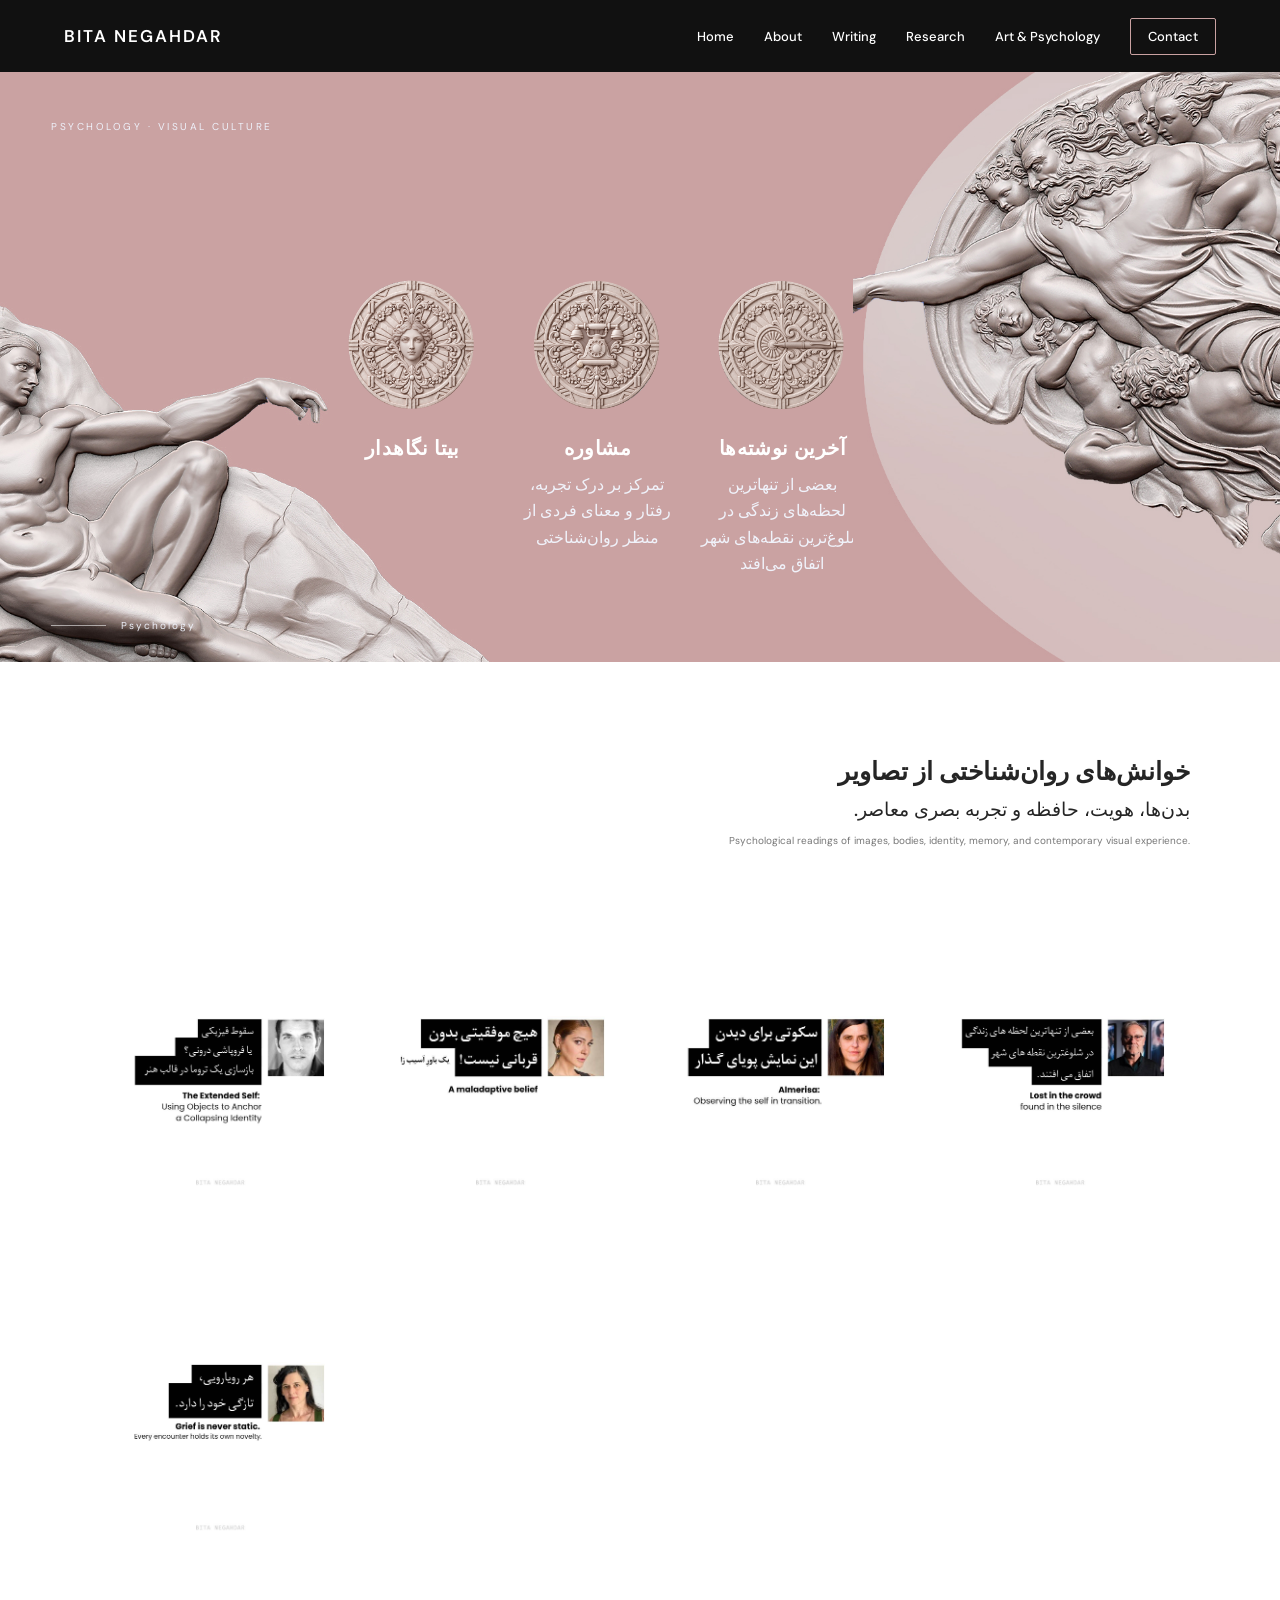
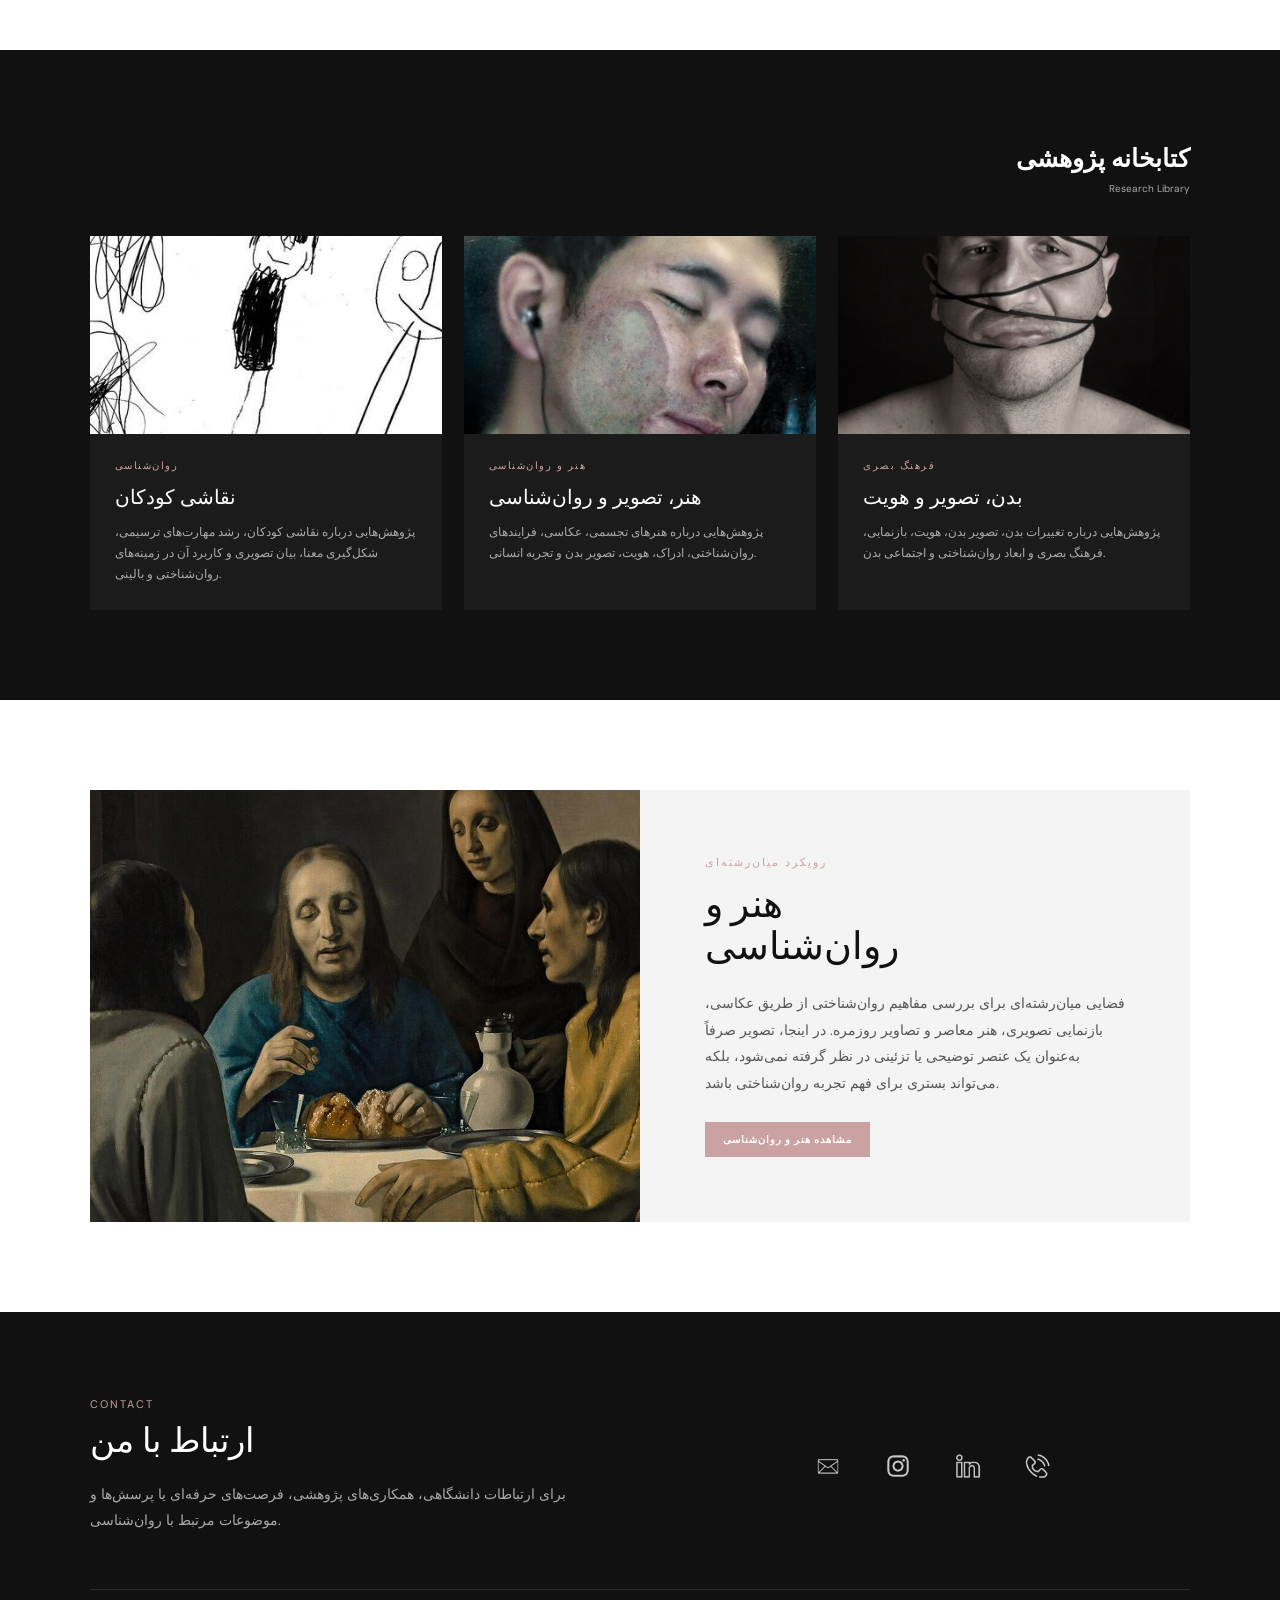
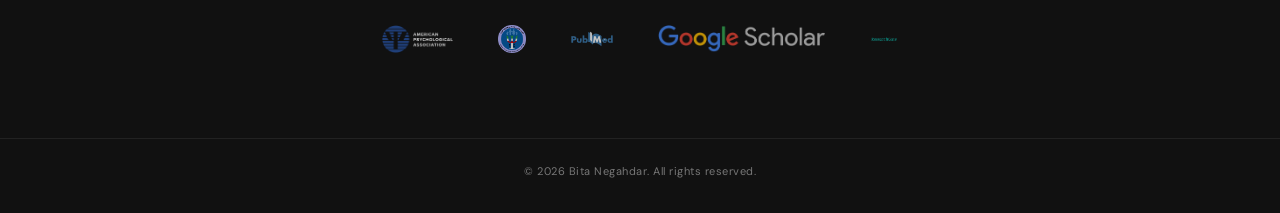
<file: index.html>
<!DOCTYPE html>

<html lang="en">

<head>

<meta charset="UTF-8">
<meta name="viewport" content="width=device-width, initial-scale=1.0">

<title>Bita Negahdar | Psychology</title>

<link href="https://fonts.googleapis.com/css2?family=DM+Sans:wght@300;400;500;600;700&display=swap" rel="stylesheet">

<style>

/* =====================================================
   GLOBAL RESET
===================================================== */

*{
    margin:0;
    padding:0;
    box-sizing:border-box;
}

html{
    scroll-behavior:smooth;
}

body{
    margin:0;
    padding:0;
    background:#FFFFFF;
    color:#252525;
    font-family:"DM Sans", Arial, sans-serif;
    font-weight:400;
}

a{
    color:inherit;
    text-decoration:none;
}

img{
    display:block;
    max-width:100%;
}


/* =====================================================
   HEADER
===================================================== */

header{
    height:72px;
    background:#111111;
    color:#FFFFFF;
    display:flex;
    align-items:center;
    justify-content:space-between;
    padding:0 5%;
    position:relative;
    z-index:20;
}

.logo{
    font-size:17px;
    font-weight:600;
    letter-spacing:2px;
}

nav{
    display:flex;
    align-items:center;
    gap:30px;
}

nav a{
    font-size:13px;
    font-weight:500;
    color:#FFFFFF;
    transition:0.25s ease;
}

nav a:hover{
    color:#CAA2A2;
}

nav a.contact-link{
    border:1px solid #CAA2A2;
    padding:9px 17px;
    border-radius:2px;
}

nav a.contact-link:hover{
    background:#CAA2A2;
    color:#FFFFFF;
}


/* =====================================================
   HERO
===================================================== */

.hero{
    width:100%;
    height:590px;
    display:grid;
    grid-template-columns:66.6667% 33.3333%;
    background:#CAA2A2;
    overflow:hidden;
}


/* =====================================================
   PINK AREA
===================================================== */

.hero-blue{
    position:relative;
    height:590px;
    background:#CAA2A2;
    color:#FFFFFF;
    overflow:hidden;
    padding:48px 6%;
}


/* =====================================================
   FULL HERO BACKGROUND IMAGE - DESKTOP
===================================================== */

.hero-blue::before{
    content:"";
    position:absolute;
    inset:0;

    background-image:url("images/hero-background.jpg");
    background-size:cover;
    background-position:center center;
    background-repeat:no-repeat;

    z-index:0;
}


/* =====================================================
   PINK OVERLAY
===================================================== */

.hero-blue::after{
    content:"";
    position:absolute;
    inset:0;

    background:transparent;

    z-index:1;
}


/* =====================================================
   HERO TOP LABEL
===================================================== */

.hero-eyebrow{
    position:relative;
    z-index:4;
    font-size:10px;
    letter-spacing:2.5px;
    text-transform:uppercase;
    color:#EEF1FA;
    margin-bottom:15px;
}


/* =====================================================
   HERO NAME
===================================================== */

.hero-name{
    display:none;
}


/* =====================================================
   THREE CUSTOM CIRCLES
===================================================== */

.hero-navigation{
    position:absolute;
    left:70%;
    top:60%;
    transform:translate(-50%,-50%);
    z-index:5;

    display:flex;
    justify-content:center;
    align-items:flex-start;

    gap:40px;

    width:max-content;

    text-align:center;
}


/* =====================================================
   INDIVIDUAL NAVIGATION ITEM
===================================================== */

.hero-circle-link{
    width:145px;

    display:flex;
    flex-direction:column;
    align-items:center;

    color:#FFFFFF;
    cursor:pointer;

    transition:transform 0.3s ease;
}

.hero-circle-link:hover{
    transform:translateY(-5px);
}


/* =====================================================
   CUSTOM PNG CIRCLE
===================================================== */

.hero-circle{
    width:145px;
    height:145px;

    display:flex;
    align-items:center;
    justify-content:center;

    background:transparent;
    border:none;
    box-shadow:none;

    overflow:visible;
}

.hero-circle img{
    width:100%;
    height:100%;

    object-fit:contain;

    display:block;
}


/* =====================================================
   CIRCLE TITLES
===================================================== */

.hero-circle-title{
    margin-top:15px;
    font-size:20px;
    font-weight:600;
    letter-spacing:0.4px;
    color:#FFFFFF;
}


/* =====================================================
   TEXT UNDER EACH CIRCLE
===================================================== */

.hero-circle-text{
    width:165px;
    margin-top:11px;

    font-size:16px;
    line-height:1.65;

    font-weight:300;
    color:#F0F2FA;
}


/* =====================================================
   SLIDE INDICATOR
===================================================== */

.hero-slide-info{
    position:absolute;
    left:6%;
    bottom:30px;
    z-index:5;

    display:flex;
    align-items:center;
    gap:15px;
}

.hero-slide-line{
    width:55px;
    height:1px;
    background:rgba(255,255,255,0.55);
}

.hero-slide-number{
    font-size:10px;
    letter-spacing:2px;
    color:#EEF1FA;
}


/* =====================================================
   RIGHT PHOTO - DESKTOP ONLY
===================================================== */

.hero-photo{
    height:590px;
    background:#222222;
    overflow:hidden;
    position:relative;
}

.hero-photo img{
    width:100%;
    height:100%;
    object-fit:cover;
    object-position:center;
}


/* =====================================================
   SECTION GENERAL
===================================================== */

.section{
    padding:90px 7%;
}

.section-header{
    display:flex;
    justify-content:space-between;
    align-items:flex-end;
    margin-bottom:40px;
}

.section-label{
    font-size:11px;
    letter-spacing:2px;
    text-transform:uppercase;
    color:#CAA2A2;
    margin-bottom:10px;
}

.section-title{
    font-size:34px;
    line-height:1.15;
    font-weight:500;
    color:#151515;
}

.section-intro{
    max-width:420px;
    font-size:13px;
    line-height:1.8;
    color:#666666;
}


/* =====================================================
   LATEST WRITING
===================================================== */

.writing-section{
    background:#FFFFFF;
}

.writing-section .section-header{
    display:block;
    margin-bottom:40px;
}

.writing-heading{
    width:100%;
    text-align:right;
    direction:rtl;
}

.writing-heading-main{
    font-size:25px;
    line-height:1.6;
    font-weight:700;
    color:#252525;
}

.writing-heading-sub{
    margin-top:2px;
    font-size:19px;
    line-height:1.7;
    font-weight:500;
    color:#252525;
}

.writing-heading-en{
    margin-top:7px;
    font-size:10px;
    line-height:1.6;
    font-weight:400;
    color:#777777;
    direction:ltr;
    text-align:right;
}

.writing-grid{
    display:grid;
    grid-template-columns:repeat(4,1fr);
    gap:20px;
}

.writing-card{
    position:relative;
    overflow:hidden;
    background:#111111;
    aspect-ratio:4 / 5;
}

.writing-card img{
    width:100%;
    height:100%;
    object-fit:cover;
    transition:transform 0.6s ease;
}

.writing-card:hover img{
    transform:scale(1.04);
}


/* =====================================================
   WRITING CARD PINK HOVER
===================================================== */

.writing-card-overlay{
    position:absolute;
    inset:0;

    display:flex;
    align-items:flex-end;

    padding:22px;

    /*
       حذف کامل گرادینت مشکی
       و جایگزینی با صورتی
       که از بالا شروع می‌شود.
    */
    background:linear-gradient(
        to bottom,
        rgba(202,162,162,0.92) 0%,
        rgba(202,162,162,0.72) 45%,
        rgba(202,162,162,0.35) 75%,
        rgba(202,162,162,0.05) 100%
    );

    opacity:0;

    transition:opacity 0.35s ease;
}

.writing-card:hover .writing-card-overlay{
    opacity:1;
}

.writing-card-title{
    color:#FFFFFF;
    font-size:16px;
    line-height:1.35;
    font-weight:500;
}


/* =====================================================
   RESEARCH LIBRARY
===================================================== */

.research-section{
    background:#111111;
    color:#FFFFFF;
}

.research-section .section-title{
    color:#FFFFFF;
}

.research-section .section-intro{
    color:#AAAAAA;
}

.research-section .section-header{
    display:block;
    margin-bottom:40px;
}

.research-heading{
    width:100%;
    text-align:right;
    direction:rtl;
}

.research-heading-fa{
    font-size:25px;
    line-height:1.5;
    font-weight:600;
    color:#FFFFFF;
}

.research-heading-en{
    margin-top:4px;
    font-size:10px;
    line-height:1.5;
    font-weight:400;
    color:#AAAAAA;
    direction:ltr;
    text-align:right;
}

.research-grid{
    display:grid;
    grid-template-columns:repeat(3,1fr);
    gap:22px;
}

.research-card{
    background:#1B1B1B;
    overflow:hidden;
    transition:transform 0.3s ease;
}

.research-card:hover{
    transform:translateY(-4px);
}

.research-image{
    width:100%;
    aspect-ratio:16 / 9;
    overflow:hidden;
}

.research-image img{
    width:100%;
    height:100%;
    object-fit:cover;
    transition:transform 0.5s ease;
}

.research-card:hover .research-image img{
    transform:scale(1.04);
}

.research-content{
    padding:25px;
}

.research-content .small-label{
    font-size:10px;
    letter-spacing:1.5px;
    text-transform:uppercase;
    color:#CAA2A2;
    margin-bottom:12px;
}

.research-content h3{
    font-size:20px;
    font-weight:500;
    line-height:1.3;
    margin-bottom:12px;
}

.research-content p{
    font-size:12px;
    line-height:1.75;
    color:#AAAAAA;
}


/* =====================================================
   ART & PSYCHOLOGY
===================================================== */

.art-section{
    background:#FFFFFF;
}

.art-block{
    display:grid;
    grid-template-columns:50% 50%;
    min-height:430px;
    background:#F4F4F4;
}

.art-image{
    overflow:hidden;
}

.art-image img{
    width:100%;
    height:100%;
    object-fit:cover;
}

.art-content{
    padding:65px;
    display:flex;
    flex-direction:column;
    justify-content:center;
}

.art-content .section-label{
    margin-bottom:15px;
}

.art-content h2{
    font-size:38px;
    font-weight:500;
    line-height:1.1;
    margin-bottom:22px;
    color:#111111;
}

.art-content p{
    max-width:470px;
    font-size:14px;
    line-height:1.9;
    color:#555555;
}


/* =====================================================
   ART EXPLORE LINK
===================================================== */

.art-explore-link{
    display:inline-block;
    align-self:flex-start;
    margin-top:26px;
    padding:11px 18px;
    background:#CAA2A2;
    color:#FFFFFF;
    font-size:10px;
    font-weight:600;
    letter-spacing:1px;
    text-transform:uppercase;
    transition:0.25s ease;
}

.art-explore-link:hover{
    background:#B88F8F;
}


/* =====================================================
   CONTACT
===================================================== */

.contact-section{
    background:#111111;
    color:#FFFFFF;
    padding:85px 7%;
}

.contact-inner{
    display:grid;
    grid-template-columns:1fr 1fr;
    gap:70px;
    align-items:center;
}

.contact-section .section-title{
    color:#FFFFFF;
}

.contact-text{
    max-width:500px;
}

.contact-text p{
    font-size:14px;
    line-height:1.9;
    color:#AAAAAA;
    margin-top:20px;
}


/* =====================================================
   CONTACT ICONS
===================================================== */

.contact-links{
    display:flex;
    align-items:center;
    justify-content:center;
    gap:28px;
}

.contact-icon{
    width:42px;
    height:42px;

    display:flex;
    align-items:center;
    justify-content:center;

    transition:
        transform 0.25s ease,
        opacity 0.25s ease;
}

.contact-icon img{
    width:28px;
    height:28px;
    object-fit:contain;

    opacity:0.78;

    transition:
        transform 0.25s ease,
        opacity 0.25s ease;
}

.contact-icon:hover{
    transform:translateY(-3px);
}

.contact-icon:hover img{
    opacity:1;
    transform:scale(1.08);
}


/* =====================================================
   PROFESSIONAL LINKS
===================================================== */

.professional-links{
    margin-top:55px;
    padding-top:35px;
    border-top:1px solid #292929;
    display:flex;
    justify-content:center;
    align-items:center;
    gap:45px;
    flex-wrap:wrap;
}

.professional-links img{
    width:auto;
    height:28px;
    object-fit:contain;
    opacity:0.75;
    transition:0.25s ease;
}

.professional-links img:hover{
    opacity:1;
}


/* =====================================================
   FOOTER
===================================================== */

footer{
    background:#111111;
    color:#777777;
    text-align:center;
    padding:25px 20px 35px;
    border-top:1px solid #222222;
}

footer p{
    font-size:11px;
    letter-spacing:0.5px;
}


/* =====================================================
   RESPONSIVE
===================================================== */

@media(max-width:1000px){

    .hero{
        grid-template-columns:65% 35%;
    }

    .hero-navigation{
        gap:30px;
    }

    .hero-circle-link{
        width:120px;
    }

    .hero-circle{
        width:99px;
        height:99px;
    }

    .hero-circle-text{
        width:120px;
        font-size:9.5px;
    }

    .writing-grid{
        grid-template-columns:repeat(2,1fr);
    }

    .research-grid{
        grid-template-columns:1fr;
    }

}


@media(max-width:760px){

    header{
        height:auto;
        min-height:72px;
        padding:20px 6%;
        flex-direction:column;
        gap:18px;
    }

    nav{
        width:100%;
        justify-content:center;
        flex-wrap:wrap;
        gap:15px 20px;
    }


    /* =================================================
       MOBILE HERO
       ارتفاع دقیق بر اساس نسبت 1080 × 1818
    ================================================= */

    .hero{
        width:100%;
        height:auto;
        min-height:0;
        display:block;
        background:#111111;
        overflow:hidden;
    }

    .hero-blue{
        width:100%;

        height:calc(100vw * 1818 / 1080);

        min-height:0;

        padding:40px 7%;

        background:#CAA2A2;

        position:relative;
        overflow:hidden;
    }


    /* =================================================
       MOBILE HERO BACKGROUND
    ================================================= */

    .hero-blue::before{
        content:"";
        position:absolute;
        inset:0;

        background-image:url("images/hero-background2.jpg");

        background-size:100% 100%;
        background-position:center center;
        background-repeat:no-repeat;

        z-index:0;
    }

    .hero-blue::after{
        content:"";
        position:absolute;
        inset:0;

        background:transparent;

        z-index:1;
    }


    /* =================================================
       DESKTOP PHOTO HIDDEN ON MOBILE
    ================================================= */

    .hero-photo{
        display:none;
    }

    .hero-eyebrow{
        position:relative;
        z-index:4;
    }

    .hero-name{
        display:none;
    }


    /* =================================================
       MOBILE NAVIGATION
    ================================================= */

    .hero-navigation{
        position:absolute;

        left:50%;
        right:auto;

        top:59%;

        gap:20px;

        transform:translate(-50%,-50%);

        z-index:5;
    }

    .hero-circle-link{
        width:115px;
    }

    .hero-circle{
        width:97px;
        height:97px;
    }

    .hero-circle-text{
        width:115px;
        font-size:9px;
        line-height:1.6;
    }

    .hero-circle-title{
        font-size:11px;
    }

    .hero-slide-info{
        bottom:25px;
    }

    .section{
        padding:65px 6%;
    }

    .section-header{
        display:block;
    }

    .section-intro{
        margin-top:20px;
    }

    .writing-section .section-header{
        margin-bottom:35px;
    }

    .writing-heading-fa{
        font-size:18px;
    }

    .writing-heading-en{
        font-size:9px;
    }

    .research-section .section-header{
        margin-bottom:35px;
    }

    .research-heading-fa{
        font-size:23px;
    }

    .research-heading-en{
        font-size:9px;
    }

    .writing-grid{
        grid-template-columns:1fr 1fr;
        gap:12px;
    }

    .art-block{
        grid-template-columns:1fr;
    }

    .art-image{
        min-height:350px;
    }

    .art-content{
        padding:45px 30px;
    }

    .art-content h2{
        font-size:31px;
    }

    .contact-inner{
        grid-template-columns:1fr;
        gap:45px;
    }

    .contact-links{
        justify-content:flex-start;
        gap:24px;
    }

}


@media(max-width:480px){

    .logo{
        font-size:15px;
    }

    nav a{
        font-size:11px;
    }

    .hero-blue{
        height:calc(100vw * 1818 / 1080);
        min-height:0;
    }

    .hero-name{
        display:none;
    }

    .hero-navigation{
        top:61%;
        gap:12px;
    }

    .hero-circle-link{
        width:100px;
    }

    .hero-circle{
        width:84px;
        height:84px;
    }

    .hero-circle-title{
        font-size:9px;
    }

    .hero-circle-text{
        width:100px;
        font-size:8.5px;
        line-height:1.55;
    }

    .writing-heading-fa{
        font-size:17px;
    }

    .writing-heading-en{
        font-size:8.5px;
    }

    .research-heading-fa{
        font-size:21px;
    }

    .research-heading-en{
        font-size:8.5px;
    }

    .writing-grid{
        grid-template-columns:1fr;
    }

    .contact-links{
        justify-content:flex-start;
        gap:20px;
    }

    .contact-icon{
        width:38px;
        height:38px;
    }

    .contact-icon img{
        width:26px;
        height:26px;
    }

    .professional-links{
        gap:25px;
    }

}

</style>

</head>

<body>


<!-- =====================================================
     HEADER
===================================================== -->

<header>

<div class="logo">
    BITA NEGAHDAR
</div>

<nav>

    <a href="index.html">Home</a>

    <a href="about.html">About</a>

    <a href="writing.html">Writing</a>

    <a href="research.html">Research</a>

    <a href="art-psychology.html">
        Art &amp; Psychology
    </a>

    <a href="#contact" class="contact-link">
        Contact
    </a>

</nav>

</header>


<!-- =====================================================
     HERO
===================================================== -->

<section class="hero">

<div class="hero-blue">

    <div class="hero-eyebrow">
        Psychology · Visual Culture
    </div>


    <div class="hero-navigation">

        <a
            href="about.html"
            class="hero-circle-link"
        >

            <div class="hero-circle">

                <img
                    src="images/hero-circle-about.png"
                    alt="About Bita Negahdar"
                >

            </div>

            <div class="hero-circle-title">
                بیتا نگاهدار
            </div>

        </a>


        <a
            href="#contact"
            class="hero-circle-link"
        >

            <div class="hero-circle">

                <img
                    src="images/hero-circle-consultation.png"
                    alt="Consultation"
                >

            </div>

            <div class="hero-circle-title">
                مشاوره
            </div>

            <div class="hero-circle-text">
                تمرکز بر درک تجربه، رفتار و معنای فردی از منظر روان‌شناختی
            </div>

        </a>


        <a
            href="writing-4.html"
            class="hero-circle-link"
        >

            <div class="hero-circle">

                <img
                    src="images/hero-circle-writing.png"
                    alt="Latest Writing"
                >

            </div>

            <div class="hero-circle-title">
                آخرین نوشته‌ها
            </div>

            <div class="hero-circle-text">
                بعضی از تنهاترین لحظه‌های زندگی در شلوغ‌ترین نقطه‌های شهر اتفاق می‌افتد
            </div>

        </a>

    </div>


    <div class="hero-slide-info">

        <div class="hero-slide-line"></div>

        <div class="hero-slide-number">
            Psychology
        </div>

    </div>

</div>


<div class="hero-photo">

    <img
        src="images/BitaNeg.jpg"
        alt="Bita Negahdar"
    >

</div>

</section>


<!-- =====================================================
     LATEST WRITING
===================================================== -->

<section class="section writing-section">

<div class="section-header">

    <div class="writing-heading">

        <div class="writing-heading-main">
            خوانش‌های روان‌شناختی از تصاویر
        </div>

        <div class="writing-heading-sub">
            بدن‌ها، هویت، حافظه و تجربه بصری معاصر.
        </div>

        <div class="writing-heading-en">
            Psychological readings of images, bodies, identity, memory, and contemporary visual experience.
        </div>

    </div>

</div>


<div class="writing-grid">

    <a href="writing-1.html" class="writing-card">

        <img
            src="images/cover-1.jpeg"
            alt="Writing 1"
        >

        <div class="writing-card-overlay">

            <div class="writing-card-title">
                Identity, Objects &amp; the Extended Self
            </div>

        </div>

    </a>


    <a href="writing-2.html" class="writing-card">

        <img
            src="images/cover-2.jpeg"
            alt="Writing 2"
        >

        <div class="writing-card-overlay">

            <div class="writing-card-title">
                The Body as a Psychological Space
            </div>

        </div>

    </a>


    <a href="writing-3.html" class="writing-card">

        <img
            src="images/cover-3.jpeg"
            alt="Writing 3"
        >

        <div class="writing-card-overlay">

            <div class="writing-card-title">
                Photography, Memory &amp; Self-Continuity
            </div>

        </div>

    </a>


    <a href="writing-4.html" class="writing-card">

        <img
            src="images/cover-4.jpg"
            alt="Writing 4"
        >

        <div class="writing-card-overlay">

            <div class="writing-card-title">
                Tokyo Compression &amp; Psychological Isolation
            </div>

        </div>

    </a>


    <!-- =================================================
         WRITING 5
    ================================================= -->

    <a href="writing-5.html" class="writing-card">

        <img
            src="images/cover post5.png"
            alt="Writing 5"
        >

        <div class="writing-card-overlay">

            <div class="writing-card-title">
                An Occupation of Loss
            </div>

        </div>

    </a>

</div>

</section>


<!-- =====================================================
     RESEARCH LIBRARY
===================================================== -->

<section
    class="section research-section"
    id="research"
>

<div class="section-header">

    <div class="research-heading">

        <div class="research-heading-fa">
            کتابخانه پژوهشی
        </div>

        <div class="research-heading-en">
            Research Library
        </div>

    </div>

</div>


<div class="research-grid">

    <a
        href="research.html#children-drawing"
        class="research-card"
    >

        <div class="research-image">

            <img
                src="images/research-psychology.jpg"
                alt="Children's Drawings Research"
            >

        </div>

        <div class="research-content">

            <div class="small-label">
                روان‌شناسی
            </div>

            <h3>
                نقاشی کودکان
            </h3>

            <p>
                پژوهش‌هایی درباره نقاشی کودکان، رشد مهارت‌های ترسیمی، شکل‌گیری معنا، بیان تصویری و کاربرد آن در زمینه‌های روان‌شناختی و بالینی.
            </p>

        </div>

    </a>


    <a
        href="research.html#art-image"
        class="research-card"
    >

        <div class="research-image">

            <img
                src="images/research-art-psychology.jpg"
                alt="Art, Image and Psychology Research"
            >

        </div>

        <div class="research-content">

            <div class="small-label">
                هنر و روان‌شناسی
            </div>

            <h3>
                هنر، تصویر و روان‌شناسی
            </h3>

            <p>
                پژوهش‌هایی درباره هنرهای تجسمی، عکاسی، فرایندهای روان‌شناختی، ادراک، هویت، تصویر بدن و تجربه انسانی.
            </p>

        </div>

    </a>


    <a
        href="research.html#body-image"
        class="research-card"
    >

        <div class="research-image">

            <img
                src="images/research-visual-culture.jpg"
                alt="Body, Image and Identity Research"
            >

        </div>

        <div class="research-content">

            <div class="small-label">
                فرهنگ بصری
            </div>

            <h3>
                بدن، تصویر و هویت
            </h3>

            <p>
                پژوهش‌هایی درباره تغییرات بدن، تصویر بدن، هویت، بازنمایی، فرهنگ بصری و ابعاد روان‌شناختی و اجتماعی بدن.
            </p>

        </div>

    </a>

</div>

</section>


<!-- =====================================================
     ART & PSYCHOLOGY
===================================================== -->

<section
    class="section art-section"
    id="art-psychology"
>

<div class="art-block">

    <div class="art-image">

        <img
            src="images/art-psychology-cover.jpg"
            alt="هنر و روان‌شناسی"
        >

    </div>


    <div class="art-content">

        <div class="section-label">
            رویکرد میان‌رشته‌ای
        </div>

        <h2>
            هنر و<br>
            روان‌شناسی
        </h2>

        <p>
            فضایی میان‌رشته‌ای برای بررسی مفاهیم روان‌شناختی از طریق عکاسی، بازنمایی تصویری، هنر معاصر و تصاویر روزمره. در اینجا، تصویر صرفاً به‌عنوان یک عنصر توضیحی یا تزئینی در نظر گرفته نمی‌شود، بلکه می‌تواند بستری برای فهم تجربه روان‌شناختی باشد.
        </p>

        <a
            href="art-psychology.html"
            class="art-explore-link"
        >
            مشاهده هنر و روان‌شناسی
        </a>

    </div>

</div>

</section>


<!-- =====================================================
     CONTACT
===================================================== -->

<section
    class="contact-section"
    id="contact"
>

<div class="contact-inner">

    <div class="contact-text">

        <div class="section-label">
            Contact
        </div>

        <h2 class="section-title">
            ارتباط با من
        </h2>

        <p>
            برای ارتباطات دانشگاهی، همکاری‌های پژوهشی، فرصت‌های حرفه‌ای یا پرسش‌ها و موضوعات مرتبط با روان‌شناسی.
        </p>

    </div>


    <div class="contact-links">

        <a
            href="mailto:bitanegahdar@gmail.com"
            class="contact-icon"
            aria-label="Email"
        >

            <img
                src="images/email.png"
                alt="Email"
            >

        </a>


        <a
            href="https://www.instagram.com/bitanegahdar.ir"
            target="_blank"
            rel="noopener noreferrer"
            class="contact-icon"
            aria-label="Instagram"
        >

            <img
                src="images/instagram.png"
                alt="Instagram"
            >

        </a>


        <a
            href="https://www.linkedin.com/in/bita-negahdar"
            target="_blank"
            rel="noopener noreferrer"
            class="contact-icon"
            aria-label="LinkedIn"
        >

            <img
                src="images/Linkedin.png"
                alt="LinkedIn"
            >

        </a>


        <a
            href="tel:+989119382619"
            class="contact-icon"
            aria-label="Phone"
        >

            <img
                src="images/Phone.png"
                alt="Phone"
            >

        </a>

    </div>

</div>


<div class="professional-links">

    <img
        src="images/apa.png"
        alt="APA"
    >

    <img
        src="images/ipa.png"
        alt="IPA"
    >

    <img
        src="images/pubmed.png"
        alt="PubMed"
    >

    <img
        src="images/scholar.png"
        alt="Google Scholar"
    >

    <img
        src="images/researchgate.png"
        alt="ResearchGate"
    >

</div>

</section>


<!-- =====================================================
     FOOTER
===================================================== -->

<footer>

<p>
    © 2026 Bita Negahdar. All rights reserved.
</p>

</footer>

</body>

</html>
</file>
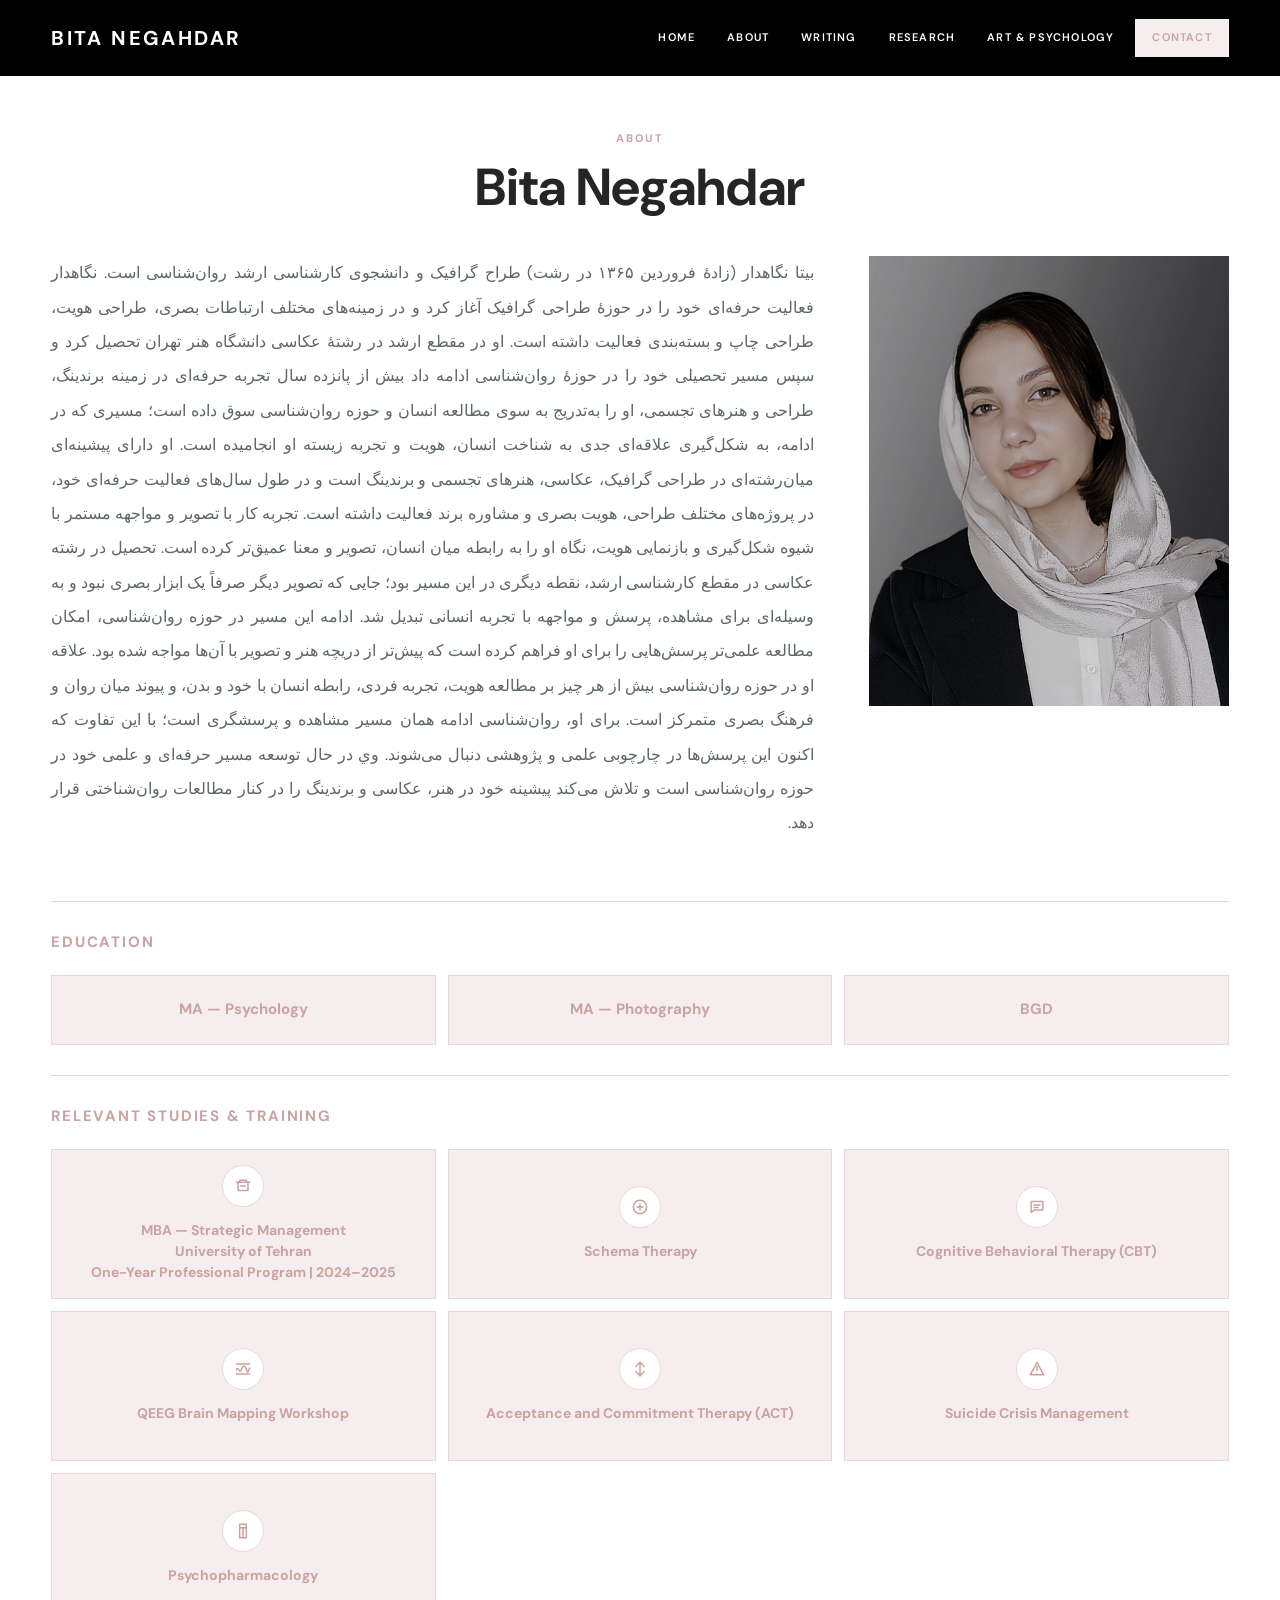
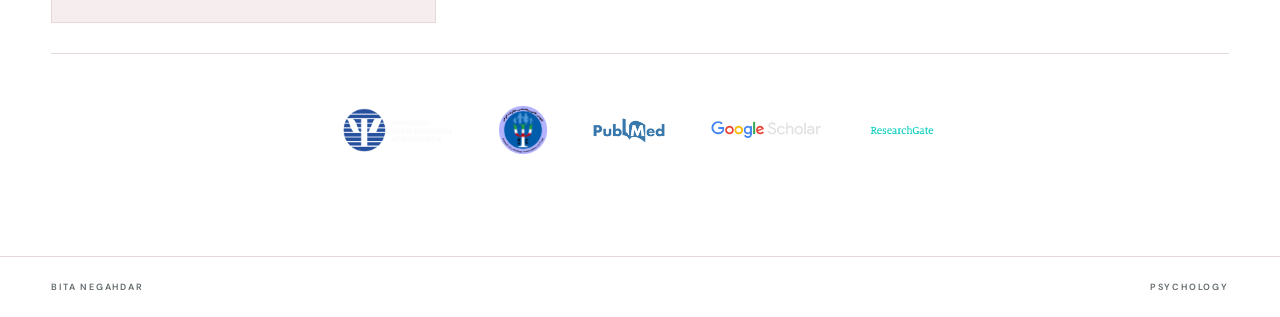
<file: about.html>
<!DOCTYPE html>

<html lang="en">

<head>

<meta charset="UTF-8">
<meta name="viewport" content="width=device-width, initial-scale=1.0">

<title>About | Bita Negahdar</title>

<link href="https://fonts.googleapis.com/css2?family=DM+Sans:wght@300;400;500;600;700&display=swap" rel="stylesheet">

<link rel="stylesheet" href="style.css">

<style>

:root{
    --blue:#CAA2A2;
    --blue-hover:#B88F8F;
    --blue-pale:#F6EEEE;
    --border:#E5D8D8;
    --text:#252525;
    --muted:#626A6D;
}


/* =====================================================
   HEADER
===================================================== */

header{
    width:100% !important;
    min-height:76px !important;
    height:76px !important;
    padding:0 4vw !important;

    display:flex !important;
    align-items:center !important;
    justify-content:space-between !important;

    background:#000000 !important;
    border-bottom:1px solid #000000 !important;
}

.logo{
    font-family:"DM Sans",Arial,sans-serif !important;
    font-size:20px !important;
    font-weight:700 !important;
    letter-spacing:2.4px !important;
    color:#FFFFFF !important;
    white-space:nowrap !important;
}

nav{
    display:flex !important;
    align-items:center !important;
    justify-content:flex-end !important;
    gap:10px !important;
    flex-shrink:0 !important;
}

nav a{
    display:inline-flex !important;
    align-items:center !important;
    justify-content:center !important;

    min-height:38px !important;
    height:38px !important;

    padding:7px 10px !important;

    font-family:"DM Sans",Arial,sans-serif !important;
    font-size:11px !important;
    font-weight:600 !important;
    letter-spacing:1.2px !important;
    line-height:1 !important;
    text-transform:uppercase !important;

    color:#FFFFFF !important;
    background:transparent !important;

    border:1px solid transparent !important;

    white-space:nowrap !important;

    transition:
        background-color .25s ease,
        color .25s ease,
        border-color .25s ease !important;
}

nav a:hover{
    background:var(--blue) !important;
    border-color:var(--blue) !important;
    color:#FFFFFF !important;
}


/* =====================================================
   CONTACT BUTTON
===================================================== */

.contact-btn{
    padding:9px 16px !important;

    background:var(--blue-pale) !important;
    border:1px solid var(--blue-pale) !important;

    color:var(--blue) !important;
}

.contact-btn:hover{
    background:var(--blue) !important;
    border-color:var(--blue) !important;
    color:#FFFFFF !important;
}


/* =====================================================
   PAGE
===================================================== */

.page{
    width:92% !important;
    max-width:1250px !important;
    margin:55px auto !important;
}


/* =====================================================
   TITLE
===================================================== */

.eyebrow{
    margin-bottom:12px !important;

    font-family:"DM Sans",Arial,sans-serif !important;
    font-size:11px !important;
    font-weight:700 !important;
    letter-spacing:2px !important;

    text-transform:uppercase !important;

    color:var(--blue) !important;
    text-align:center !important;
}

.page h1{
    margin:0 !important;

    font-family:"DM Sans",Arial,sans-serif !important;

    font-size:52px !important;
    font-weight:700 !important;
    line-height:1.15 !important;

    color:var(--text) !important;

    text-align:center !important;
}


/* =====================================================
   ABOUT INTRO + PHOTO
===================================================== */

.about-intro{
    width:100% !important;

    margin:38px 0 60px 0 !important;

    display:grid !important;

    grid-template-columns:minmax(0,1fr) 360px !important;

    gap:55px !important;

    align-items:start !important;

    direction:ltr !important;
}


/* =====================================================
   ABOUT TEXT
===================================================== */

.intro{
    width:100% !important;
    max-width:none !important;

    margin:0 !important;

    font-family:"DM Sans",Arial,sans-serif !important;

    font-size:16px !important;
    font-weight:400 !important;
    line-height:2.15 !important;

    color:#5F6668 !important;

    direction:rtl !important;
    text-align:justify !important;
    text-align-last:right !important;
}


/* =====================================================
   ABOUT PHOTO
===================================================== */

.about-photo{
    width:100% !important;

    display:flex !important;
    align-items:flex-start !important;
    justify-content:flex-end !important;

    direction:ltr !important;
}

.about-photo img{
    width:100% !important;
    max-width:360px !important;

    aspect-ratio:4 / 5 !important;

    display:block !important;

    object-fit:cover !important;

    border:none !important;
    outline:none !important;
    box-shadow:none !important;
}


/* =====================================================
   SECTIONS
===================================================== */

.block{
    padding:30px 0 !important;
    border-top:1px solid var(--border) !important;
}

.block h2{
    margin-bottom:22px !important;

    font-family:"DM Sans",Arial,sans-serif !important;

    font-size:15px !important;
    font-weight:700 !important;
    letter-spacing:1.8px !important;
    line-height:1.4 !important;

    text-transform:uppercase !important;

    color:var(--blue) !important;
}


/* =====================================================
   EDUCATION
===================================================== */

.education{
    display:grid !important;

    grid-template-columns:repeat(3,minmax(0,1fr)) !important;

    gap:12px !important;

    width:100% !important;
}

.education-item{
    width:100% !important;

    min-height:70px !important;
    height:70px !important;

    padding:12px 18px !important;

    border:1px solid var(--border) !important;
    background:var(--blue-pale) !important;

    color:var(--blue) !important;

    display:flex !important;
    align-items:center !important;
    justify-content:center !important;

    text-align:center !important;

    transition:
        background-color .3s ease,
        color .3s ease,
        border-color .3s ease,
        transform .3s ease !important;
}

.education-item:hover{
    background:var(--blue-hover) !important;
    border-color:var(--blue-hover) !important;
    color:#FFFFFF !important;

    transform:translateY(-3px) !important;

    cursor:pointer !important;
}

.education-item h3{
    margin:0 !important;

    font-family:"DM Sans",Arial,sans-serif !important;

    font-size:15px !important;
    font-weight:700 !important;
    line-height:1.4 !important;

    color:var(--blue) !important;
    text-align:center !important;

    transition:color .3s ease !important;
}

.education-item p{
    display:none !important;
}

.education-item:hover h3{
    color:#FFFFFF !important;
}


/* =====================================================
   TRAINING
===================================================== */

.training{
    display:grid !important;

    grid-template-columns:repeat(3,minmax(0,1fr)) !important;

    gap:12px !important;

    width:100% !important;
}

.training span{
    width:100% !important;

    min-height:150px !important;
    height:150px !important;

    padding:18px !important;

    display:flex !important;
    flex-direction:column !important;

    align-items:center !important;
    justify-content:center !important;

    text-align:center !important;

    background:var(--blue-pale) !important;

    color:var(--blue) !important;

    border:1px solid var(--border) !important;

    font-family:"DM Sans",Arial,sans-serif !important;

    font-size:14px !important;
    font-weight:700 !important;
    line-height:1.5 !important;

    cursor:pointer !important;

    transition:
        background-color .3s ease,
        color .3s ease,
        transform .3s ease,
        border-color .3s ease !important;
}


/* =====================================================
   TRAINING ICON
===================================================== */

.training-icon{
    width:42px !important;
    height:42px !important;

    margin-bottom:13px !important;

    border-radius:50% !important;

    display:flex !important;
    align-items:center !important;
    justify-content:center !important;

    background:#FFFFFF !important;

    border:1px solid rgba(202,162,162,.40) !important;

    color:var(--blue) !important;

    flex-shrink:0 !important;

    transition:
        background-color .3s ease,
        color .3s ease,
        border-color .3s ease,
        transform .3s ease !important;
}

.training-icon svg{
    width:20px !important;
    height:20px !important;

    stroke:currentColor !important;
    fill:none !important;

    stroke-width:1.8 !important;

    stroke-linecap:round !important;
    stroke-linejoin:round !important;
}

.training span:hover{
    background:var(--blue) !important;
    border-color:var(--blue) !important;

    color:#FFFFFF !important;

    transform:translateY(-3px) !important;
}

.training span:hover .training-icon{
    background:#FFFFFF !important;
    border-color:#FFFFFF !important;

    color:var(--blue) !important;

    transform:scale(1.05) !important;
}


/* =====================================================
   PROFESSIONAL / ACADEMIC LINKS
===================================================== */

.resource-links{
    width:100% !important;

    margin-top:5px !important;

    display:flex !important;
    align-items:center !important;
    justify-content:center !important;

    flex-wrap:wrap !important;

    gap:34px !important;
}

.resource-link{
    width:auto !important;
    height:auto !important;

    padding:6px !important;

    display:flex !important;
    align-items:center !important;
    justify-content:center !important;

    background:transparent !important;

    border:none !important;
    outline:none !important;
    box-shadow:none !important;

    transition:
        transform .25s ease,
        opacity .25s ease !important;
}

.resource-link:hover{
    transform:translateY(-4px) scale(1.04) !important;

    background:transparent !important;

    border:none !important;

    box-shadow:none !important;
}

.resource-link img{
    width:auto !important;
    height:auto !important;

    max-width:110px !important;
    max-height:48px !important;

    display:block !important;

    object-fit:contain !important;

    border:none !important;
    outline:none !important;
    box-shadow:none !important;

    transition:opacity .25s ease !important;
}

.resource-link:hover img{
    opacity:.82 !important;
}

.resource-link img[alt="ResearchGate"]{
    max-width:170px !important;
    max-height:70px !important;
}


/* =====================================================
   FOOTER
===================================================== */

footer{
    margin-top:55px !important;

    padding:24px 4vw !important;

    background:#FFFFFF !important;

    border-top:1px solid var(--border) !important;

    display:flex !important;
    align-items:center !important;
    justify-content:space-between !important;

    font-family:"DM Sans",Arial,sans-serif !important;

    font-size:9px !important;
    font-weight:600 !important;
    letter-spacing:1.8px !important;
    line-height:1.4 !important;

    text-transform:uppercase !important;

    color:var(--muted) !important;
}


/* =====================================================
   MOBILE
===================================================== */

@media(max-width:800px){

    header{
        min-height:72px !important;
        height:auto !important;

        padding:14px 5vw !important;

        gap:15px !important;

        background:#000000 !important;
    }

    .logo{
        font-size:14px !important;
        letter-spacing:1.8px !important;

        color:#FFFFFF !important;
    }

    nav{
        gap:4px !important;
        flex-wrap:wrap !important;
        justify-content:flex-end !important;
    }

    nav a{
        min-height:30px !important;
        height:30px !important;

        padding:5px 5px !important;

        font-size:7px !important;
        letter-spacing:.8px !important;

        color:#FFFFFF !important;
    }

    .contact-btn{
        padding:7px 9px !important;
    }

    .page{
        width:90% !important;
        margin:45px auto !important;
    }

    .page h1{
        font-size:40px !important;
        text-align:center !important;
    }

    .eyebrow{
        text-align:center !important;
    }


    /* =================================================
       MOBILE ABOUT LAYOUT
    ================================================= */

    .about-intro{
        margin:32px 0 45px 0 !important;

        display:flex !important;

        flex-direction:column !important;

        gap:32px !important;

        direction:ltr !important;
    }

    .about-photo{
        width:100% !important;

        order:1 !important;

        justify-content:center !important;
    }

    .about-photo img{
        width:100% !important;

        max-width:360px !important;

        aspect-ratio:4 / 5 !important;
    }

    .intro{
        order:2 !important;

        max-width:100% !important;

        margin:0 !important;

        font-size:15px !important;
        line-height:2.1 !important;

        direction:rtl !important;
        text-align:right !important;
    }


    .education{
        grid-template-columns:repeat(2,minmax(0,1fr)) !important;
        gap:10px !important;
    }

    .education-item{
        width:100% !important;

        min-height:64px !important;
        height:64px !important;

        padding:12px 10px !important;

        text-align:center !important;
    }

    .education-item h3{
        font-size:14px !important;
        text-align:center !important;
    }

    .training{
        grid-template-columns:repeat(2,minmax(0,1fr)) !important;
        gap:12px !important;
    }

    .training span{
        height:145px !important;
        min-height:145px !important;

        padding:16px !important;

        font-size:13px !important;
    }

    .training-icon{
        width:38px !important;
        height:38px !important;

        margin-bottom:11px !important;
    }

    .training-icon svg{
        width:18px !important;
        height:18px !important;
    }

    .resource-links{
        justify-content:center !important;

        gap:22px !important;

        padding:5px 0 !important;
    }

    .resource-link{
        width:auto !important;
        height:auto !important;

        padding:4px !important;
    }

    .resource-link img{
        max-width:78px !important;
        max-height:34px !important;
    }

    .resource-link img[alt="ResearchGate"]{
        max-width:110px !important;
        max-height:50px !important;
    }

    footer{
        flex-direction:column !important;

        text-align:center !important;

        gap:10px !important;
    }

}


/* =====================================================
   SMALL MOBILE
===================================================== */

@media(max-width:480px){

    .page h1{
        font-size:36px !important;
    }

    .about-photo img{
        max-width:100% !important;
    }

    .education{
        grid-template-columns:1fr !important;
        gap:8px !important;
    }

    .education-item{
        height:58px !important;
        min-height:58px !important;
    }

    .training{
        grid-template-columns:repeat(2,minmax(0,1fr)) !important;
        gap:10px !important;
    }

    .training span{
        height:140px !important;
        min-height:140px !important;

        padding:14px !important;

        font-size:12px !important;
    }

    .training-icon{
        width:36px !important;
        height:36px !important;

        margin-bottom:10px !important;
    }

    .training-icon svg{
        width:17px !important;
        height:17px !important;
    }

    .resource-links{
        gap:16px !important;
    }

    .resource-link img{
        max-width:65px !important;
        max-height:30px !important;
    }

    .resource-link img[alt="ResearchGate"]{
        max-width:90px !important;
        max-height:36px !important;
    }

}

</style>

</head>

<body>

<!-- =====================================================
     HEADER
===================================================== -->

<header>

<div class="logo">
    BITA NEGAHDAR
</div>

<nav>

<a href="https://bitanegahdar.ir/index.html">
    Home
</a>

<a href="https://bitanegahdar.ir/about.html">
    About
</a>

<a href="https://bitanegahdar.ir/writing.html">
    Writing
</a>

<a href="https://bitanegahdar.ir/index.html#research">
    Research
</a>

<a href="art-psychology.html">
    Art &amp; Psychology
</a>

<a href="https://bitanegahdar.ir/index.html#contact" class="contact-btn">
    Contact
</a>

</nav>

</header>


<!-- =====================================================
     MAIN
===================================================== -->

<main class="page">

<div class="eyebrow">
    About
</div>

<h1>
    Bita Negahdar
</h1>


<!-- =================================================
     ABOUT INTRO + PHOTO
===================================================== -->

<div class="about-intro">


<div class="intro">

بیتا نگاهدار (زادهٔ فروردین ۱۳۶۵ در رشت) طراح گرافیک و دانشجوی کارشناسی ارشد روان‌شناسی است. نگاهدار فعالیت حرفه‌ای خود را در حوزهٔ طراحی گرافیک آغاز کرد و در زمینه‌های مختلف ارتباطات بصری، طراحی هویت، طراحی چاپ و بسته‌بندی فعالیت داشته است. او در مقطع ارشد در رشتهٔ عکاسی دانشگاه هنر تهران تحصیل کرد و سپس مسیر تحصیلی خود را در حوزهٔ روان‌شناسی ادامه داد

 بیش از پانزده سال تجربه حرفه‌ای در زمینه برندینگ، طراحی و هنرهای تجسمی، او را به‌تدریج به سوی مطالعه انسان و حوزه روان‌شناسی سوق داده است؛ مسیری که در ادامه، به شکل‌گیری علاقه‌ای جدی به شناخت انسان، هویت و تجربه زیسته او انجامیده است.

او دارای پیشینه‌ای میان‌رشته‌ای در طراحی گرافیک، عکاسی، هنرهای تجسمی و برندینگ است و در طول سال‌های فعالیت حرفه‌ای خود، در پروژه‌های مختلف طراحی، هویت بصری و مشاوره برند فعالیت داشته است. تجربه کار با تصویر و مواجهه مستمر با شیوه شکل‌گیری و بازنمایی هویت، نگاه او را به رابطه میان انسان، تصویر و معنا عمیق‌تر کرده است.

تحصیل در رشته عکاسی در مقطع کارشناسی ارشد، نقطه دیگری در این مسیر بود؛ جایی که تصویر دیگر صرفاً یک ابزار بصری نبود و به وسیله‌ای برای مشاهده، پرسش و مواجهه با تجربه انسانی تبدیل شد. ادامه این مسیر در حوزه روان‌شناسی، امکان مطالعه علمی‌تر پرسش‌هایی را برای او فراهم کرده است که پیش‌تر از دریچه هنر و تصویر با آن‌ها مواجه شده بود.

علاقه او در حوزه روان‌شناسی بیش از هر چیز بر مطالعه هویت، تجربه فردی، رابطه انسان با خود و بدن، و پیوند میان روان و فرهنگ بصری متمرکز است. برای او، روان‌شناسی ادامه همان مسیر مشاهده و پرسشگری است؛ با این تفاوت که اکنون این پرسش‌ها در چارچوبی علمی و پژوهشی دنبال می‌شوند.

وي در حال توسعه مسیر حرفه‌ای و علمی خود در حوزه روان‌شناسی است و تلاش می‌کند پیشینه خود در هنر، عکاسی و برندینگ را در کنار مطالعات روان‌شناختی قرار دهد.

</div>


<div class="about-photo">

<img
    src="images/BitaNegahdar.jpg"
    alt="Bita Negahdar"
>

</div>

</div>


<!-- =================================================
     EDUCATION
===================================================== -->

<section class="block">

<h2>
    Education
</h2>

<div class="education">

<div class="education-item">
    <h3>MA — Psychology</h3>
</div>

<div class="education-item">
    <h3>MA — Photography</h3>
</div>

<div class="education-item">
    <h3>BGD</h3>
</div>

</div>

</section>


<!-- =================================================
     RELEVANT STUDIES & TRAINING
===================================================== -->

<section class="block">

<h2>
    Relevant Studies &amp; Training
</h2>

<div class="training">

<span>

<div class="training-icon">

    <svg viewBox="0 0 24 24" aria-hidden="true">
        <path d="M4 7.5h16"></path>
        <path d="M6 7.5v10h12v-10"></path>
        <path d="M8 7.5V5h8v2.5"></path>
        <path d="M9 12h6"></path>
    </svg>

</div>

MBA — Strategic Management<br>
University of Tehran<br>
One-Year Professional Program | 2024–2025

</span>


<span>

<div class="training-icon">

    <svg viewBox="0 0 24 24" aria-hidden="true">
        <circle cx="12" cy="12" r="8"></circle>
        <path d="M8.5 12h7"></path>
        <path d="M12 8.5v7"></path>
    </svg>

</div>

Schema Therapy

</span>


<span>

<div class="training-icon">

    <svg viewBox="0 0 24 24" aria-hidden="true">
        <path d="M5 5.5h14v10H9l-4 3v-13z"></path>
        <path d="M8.5 9.5h7"></path>
        <path d="M8.5 12.5h5"></path>
    </svg>

</div>

Cognitive Behavioral Therapy (CBT)

</span>


<span>

<div class="training-icon">

    <svg viewBox="0 0 24 24" aria-hidden="true">
        <path d="M4 13c2-6 4 6 6 0s4-6 6 0 3 0 4-2"></path>
        <path d="M4 18h16"></path>
        <path d="M4 6h16"></path>
    </svg>

</div>

QEEG Brain Mapping Workshop

</span>


<span>

<div class="training-icon">

    <svg viewBox="0 0 24 24" aria-hidden="true">
        <path d="M12 4v16"></path>
        <path d="M7 9l5-5 5 5"></path>
        <path d="M7 15l5 5 5-5"></path>
    </svg>

</div>

Acceptance and Commitment Therapy (ACT)

</span>


<span>

<div class="training-icon">

    <svg viewBox="0 0 24 24" aria-hidden="true">
        <path d="M12 4l8 15H4L12 4z"></path>
        <path d="M12 9v5"></path>
        <circle cx="12" cy="17" r=".7" fill="currentColor" stroke="none"></circle>
    </svg>

</div>

Suicide Crisis Management

</span>


<span>

<div class="training-icon">

    <svg viewBox="0 0 24 24" aria-hidden="true">
        <path d="M8 4h8v16H8z"></path>
        <path d="M8 8h8"></path>
        <path d="M12 8v12"></path>
    </svg>

</div>

Psychopharmacology

</span>

</div>

</section>


<!-- =================================================
     PROFESSIONAL / ACADEMIC LINKS
===================================================== -->

<section class="block">

<div class="resource-links">

<a
href="https://www.apa.org/"
class="resource-link"
target="_blank"
rel="noopener noreferrer"
>

<img
    src="images/apa.png"
    alt="APA"
>

</a>


<a
href="https://www.iranpa.org/"
class="resource-link"
target="_blank"
rel="noopener noreferrer"
>

<img
    src="images/ipa.png"
    alt="Iranian Psychological Association"
>

</a>


<a
href="https://pubmed.ncbi.nlm.nih.gov/"
class="resource-link"
target="_blank"
rel="noopener noreferrer"
>

<img
    src="images/pubmed.png"
    alt="PubMed"
>

</a>


<a
href="https://scholar.google.com/"
class="resource-link"
target="_blank"
rel="noopener noreferrer"
>

<img
    src="images/scholar.png"
    alt="Google Scholar"
>

</a>


<a
href="https://www.researchgate.net/"
class="resource-link"
target="_blank"
rel="noopener noreferrer"
>

<img
    src="images/researchgate.png"
    alt="ResearchGate"
>

</a>

</div>

</section>

</main>


<!-- =====================================================
     FOOTER
===================================================== -->

<footer>

<div>
    BITA NEGAHDAR
</div>

<div>
    Psychology
</div>

</footer>

</body>
</html>
</file>
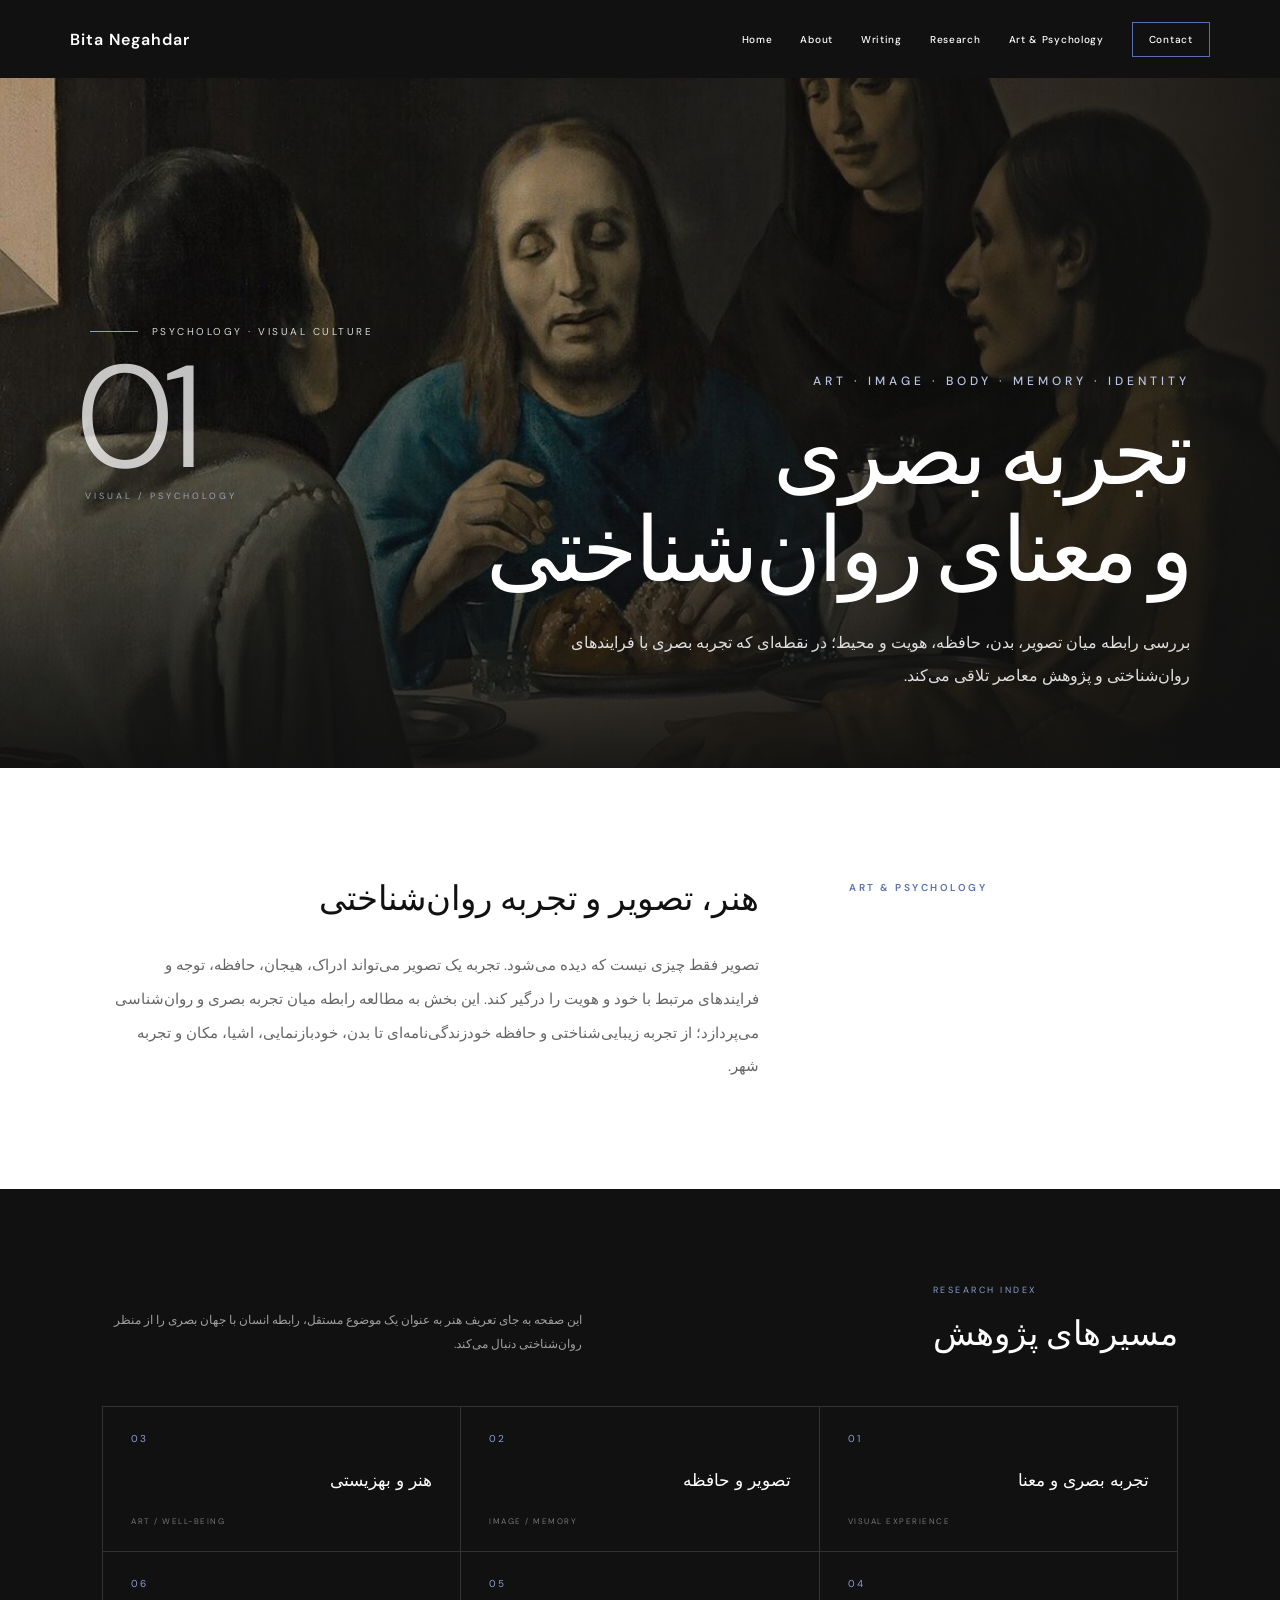
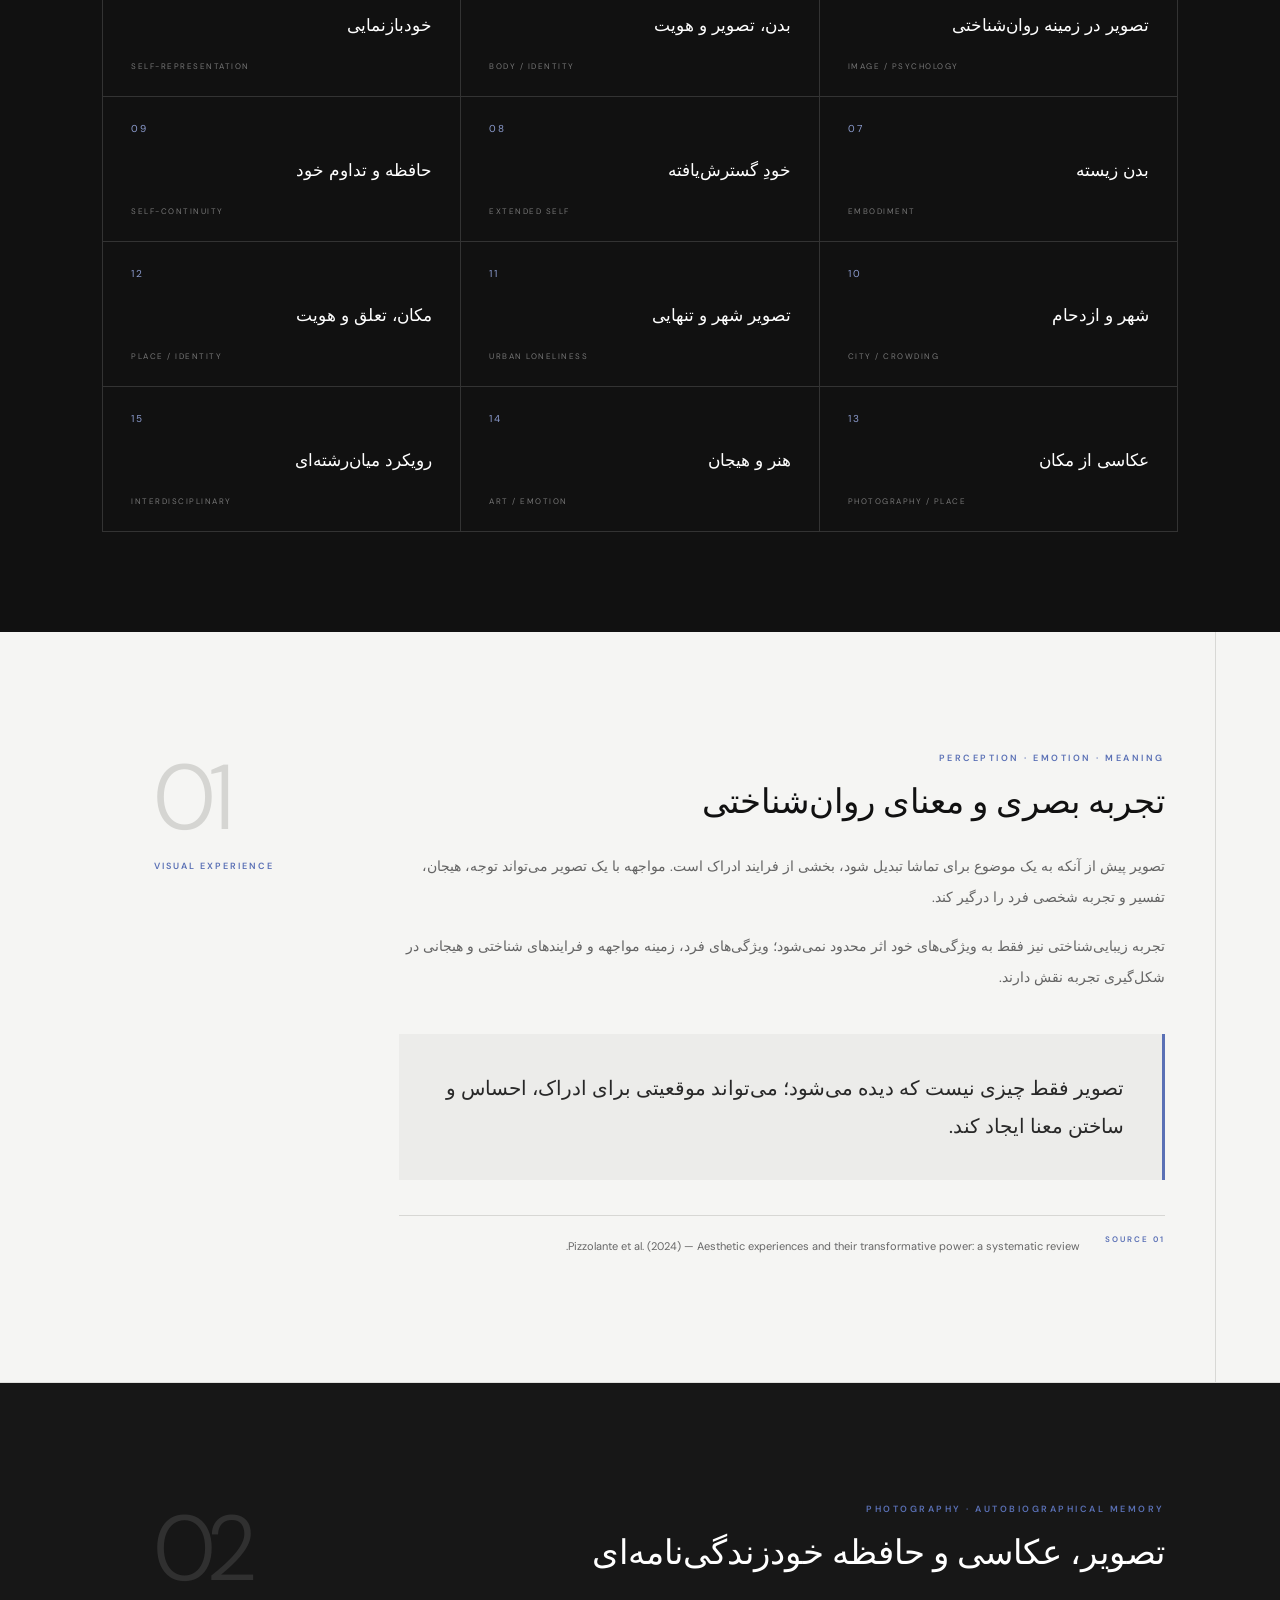
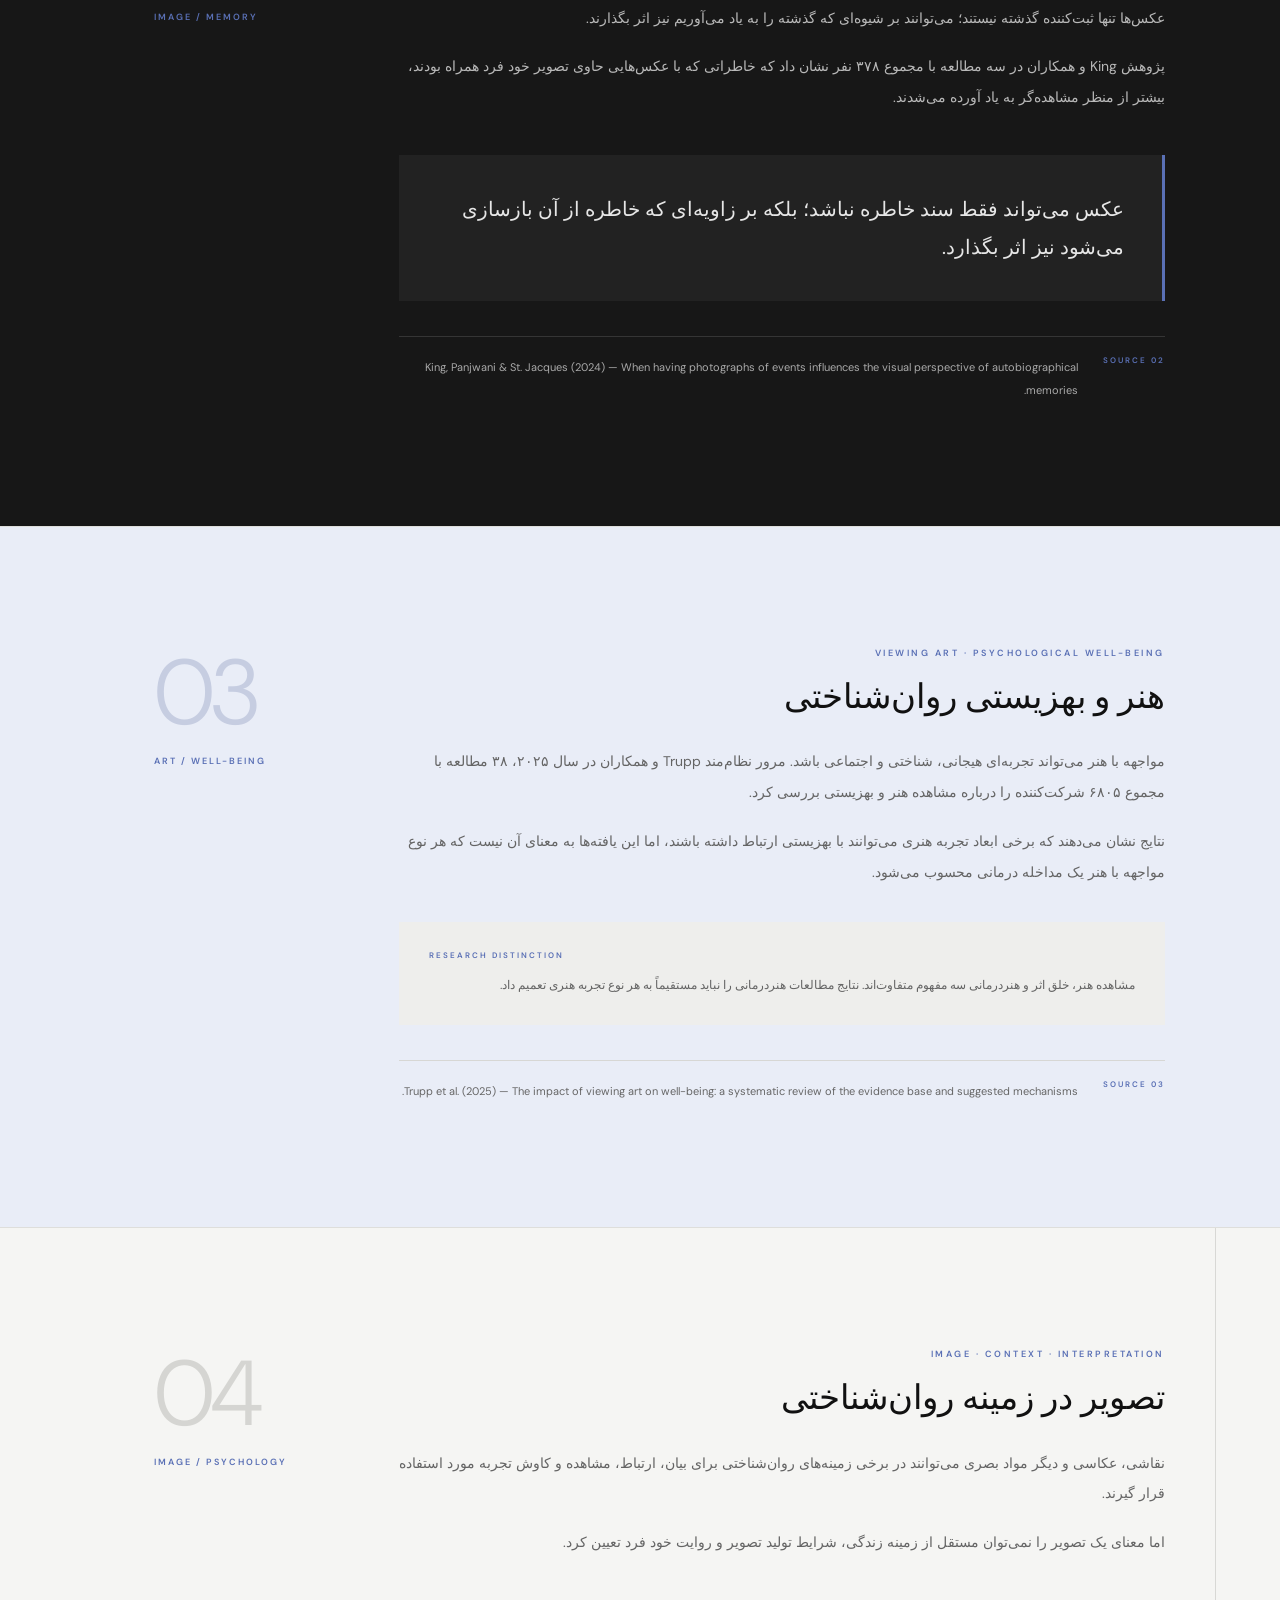
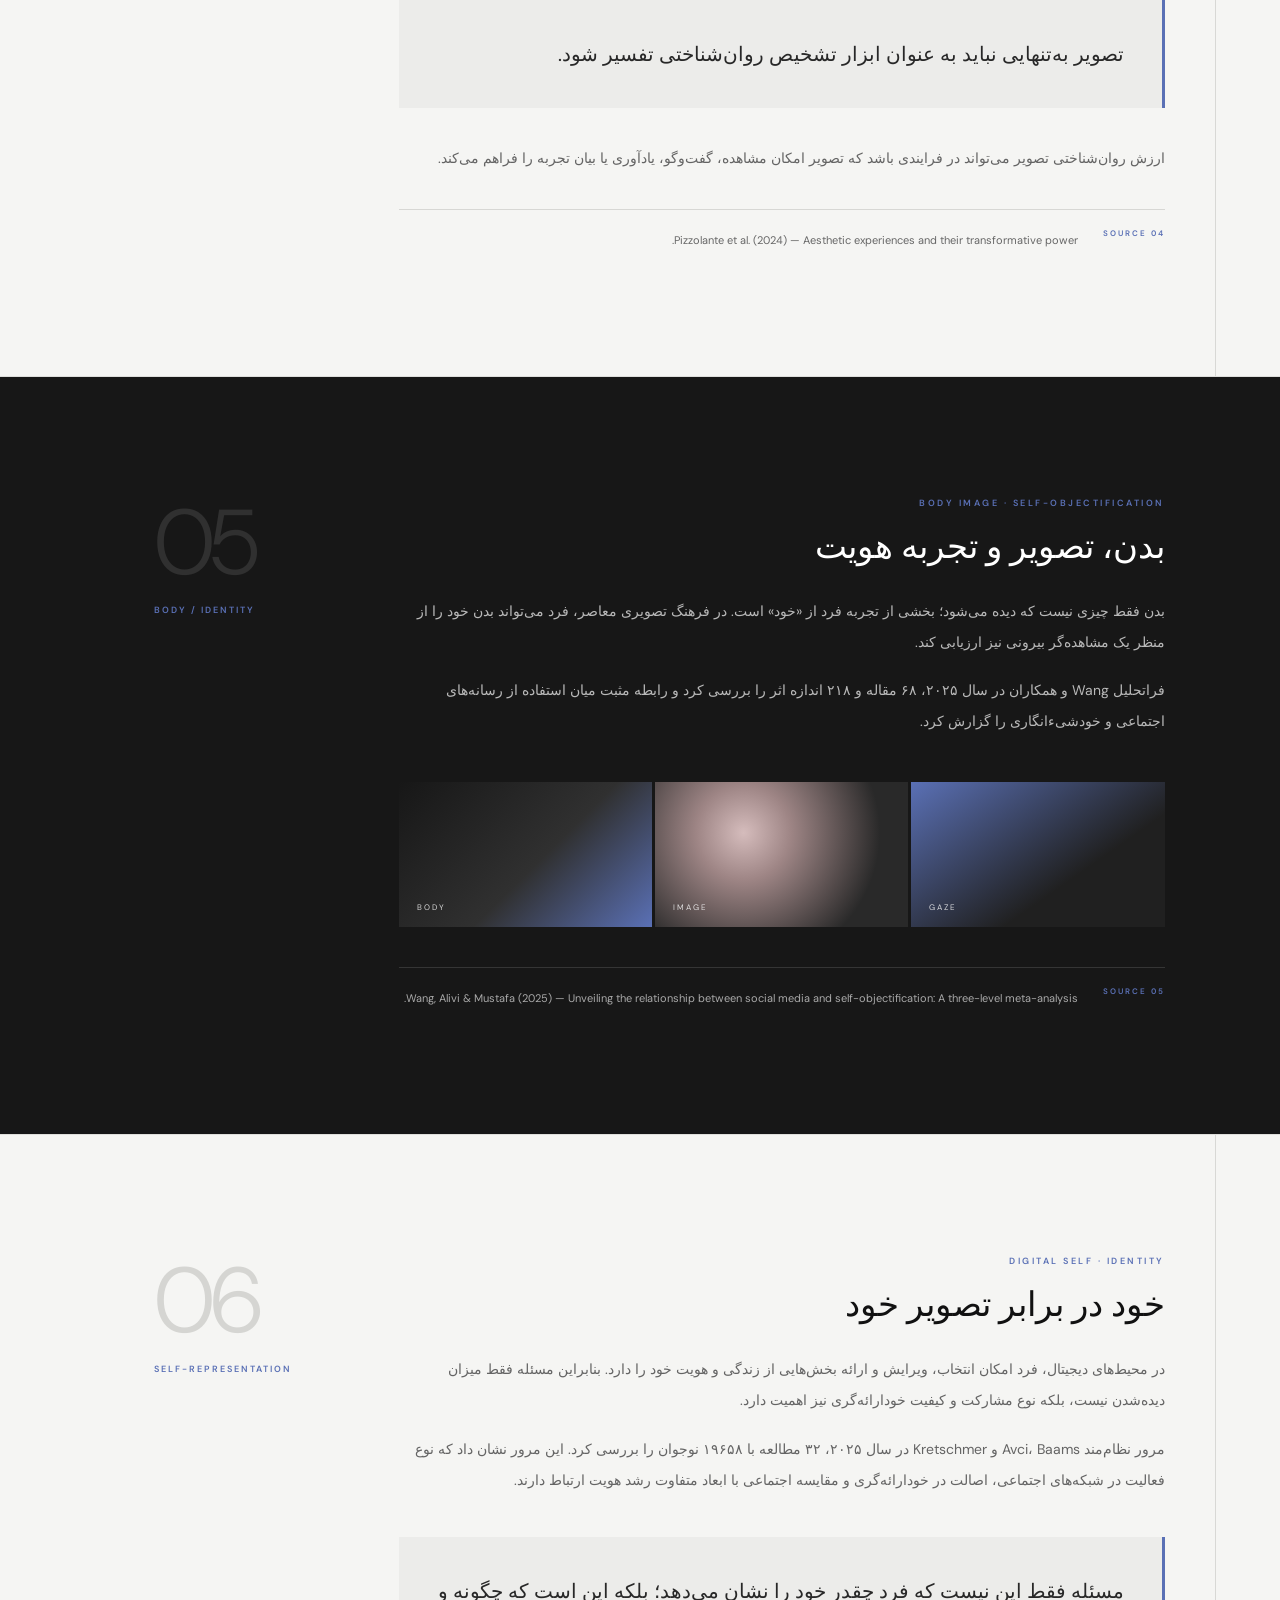
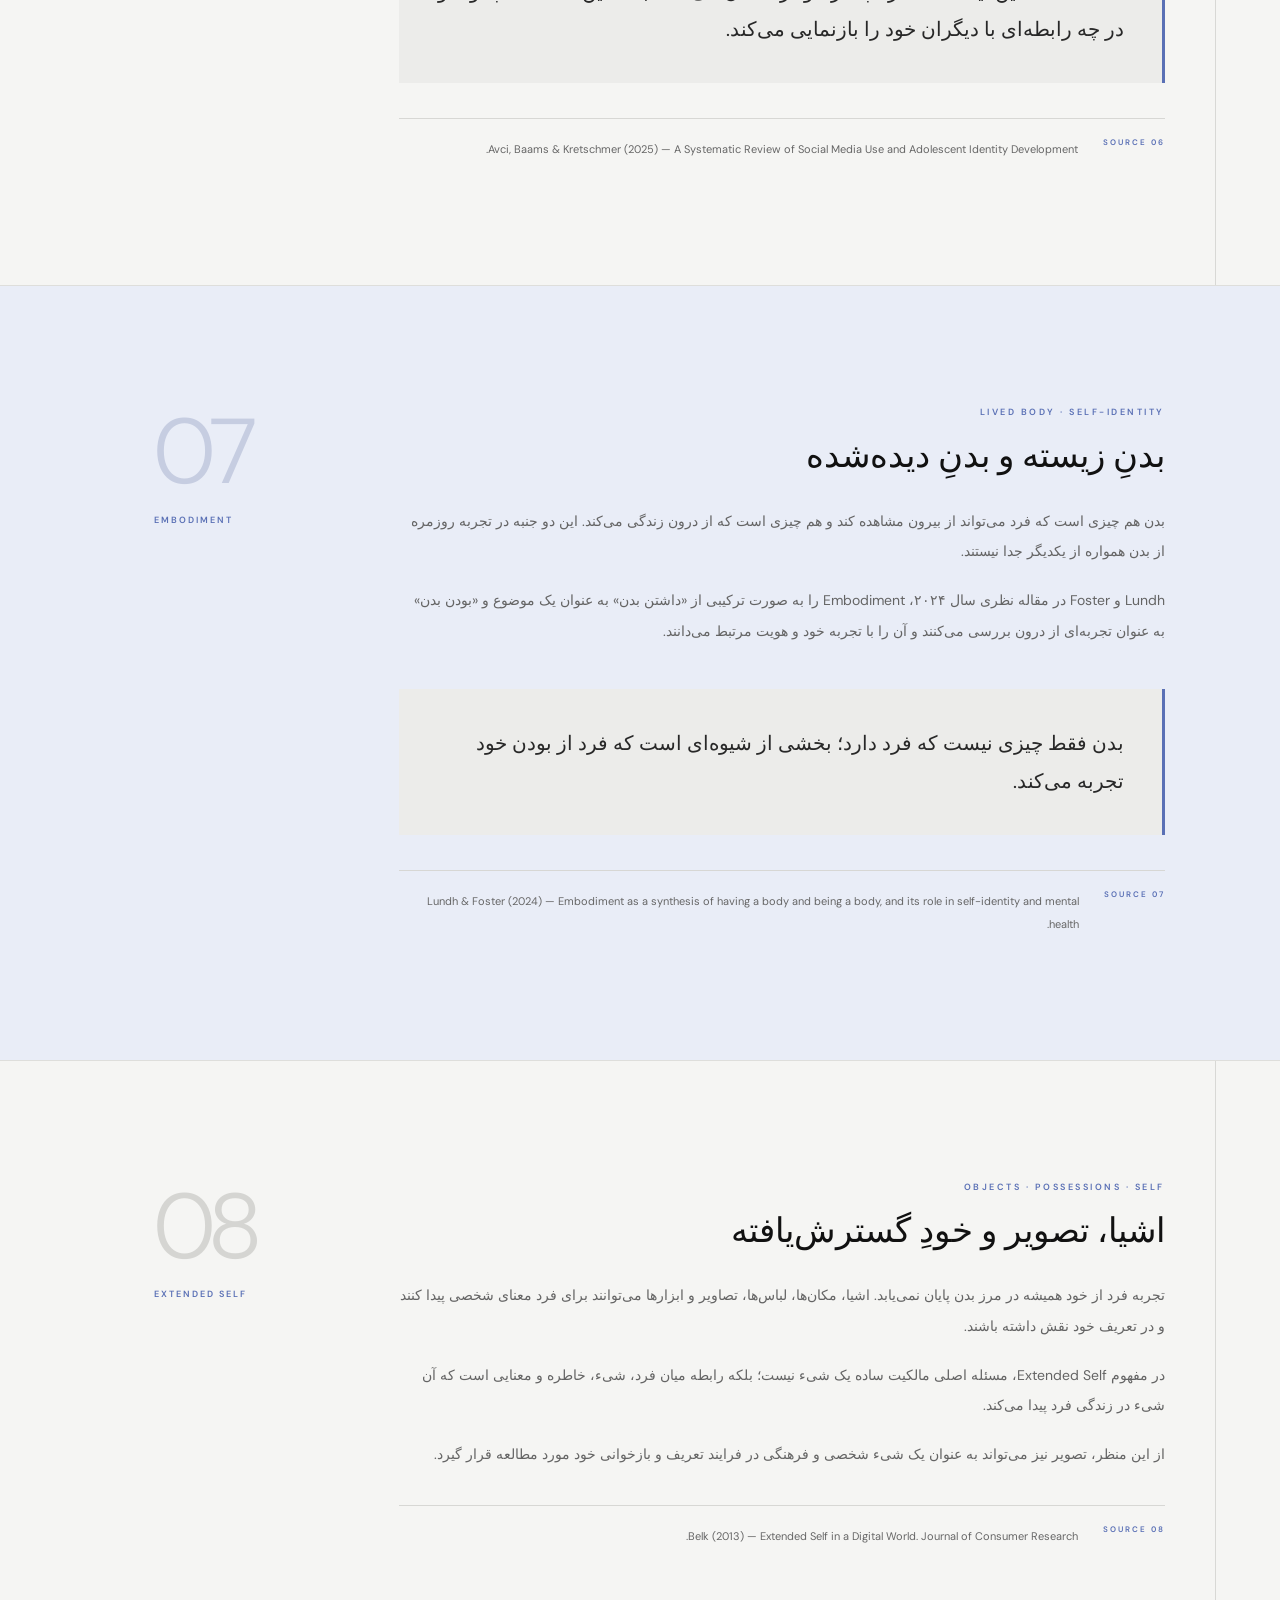
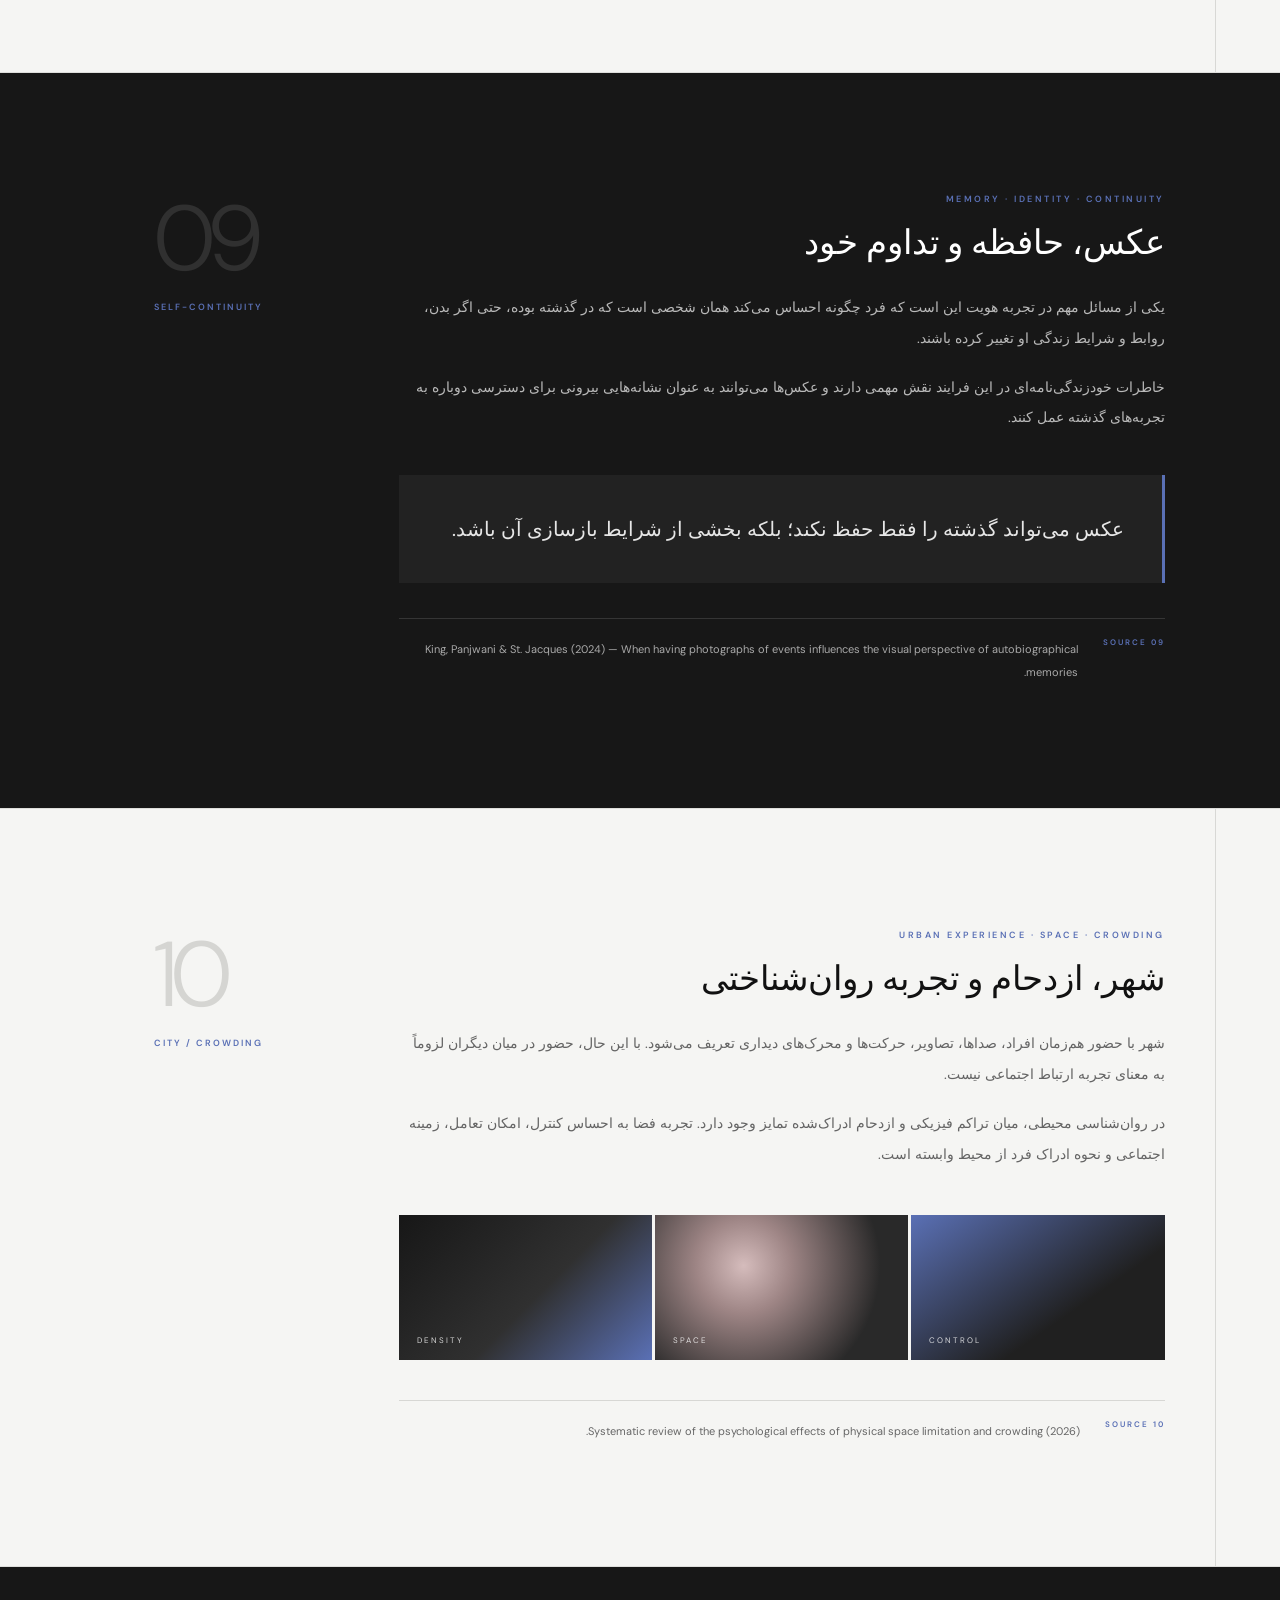
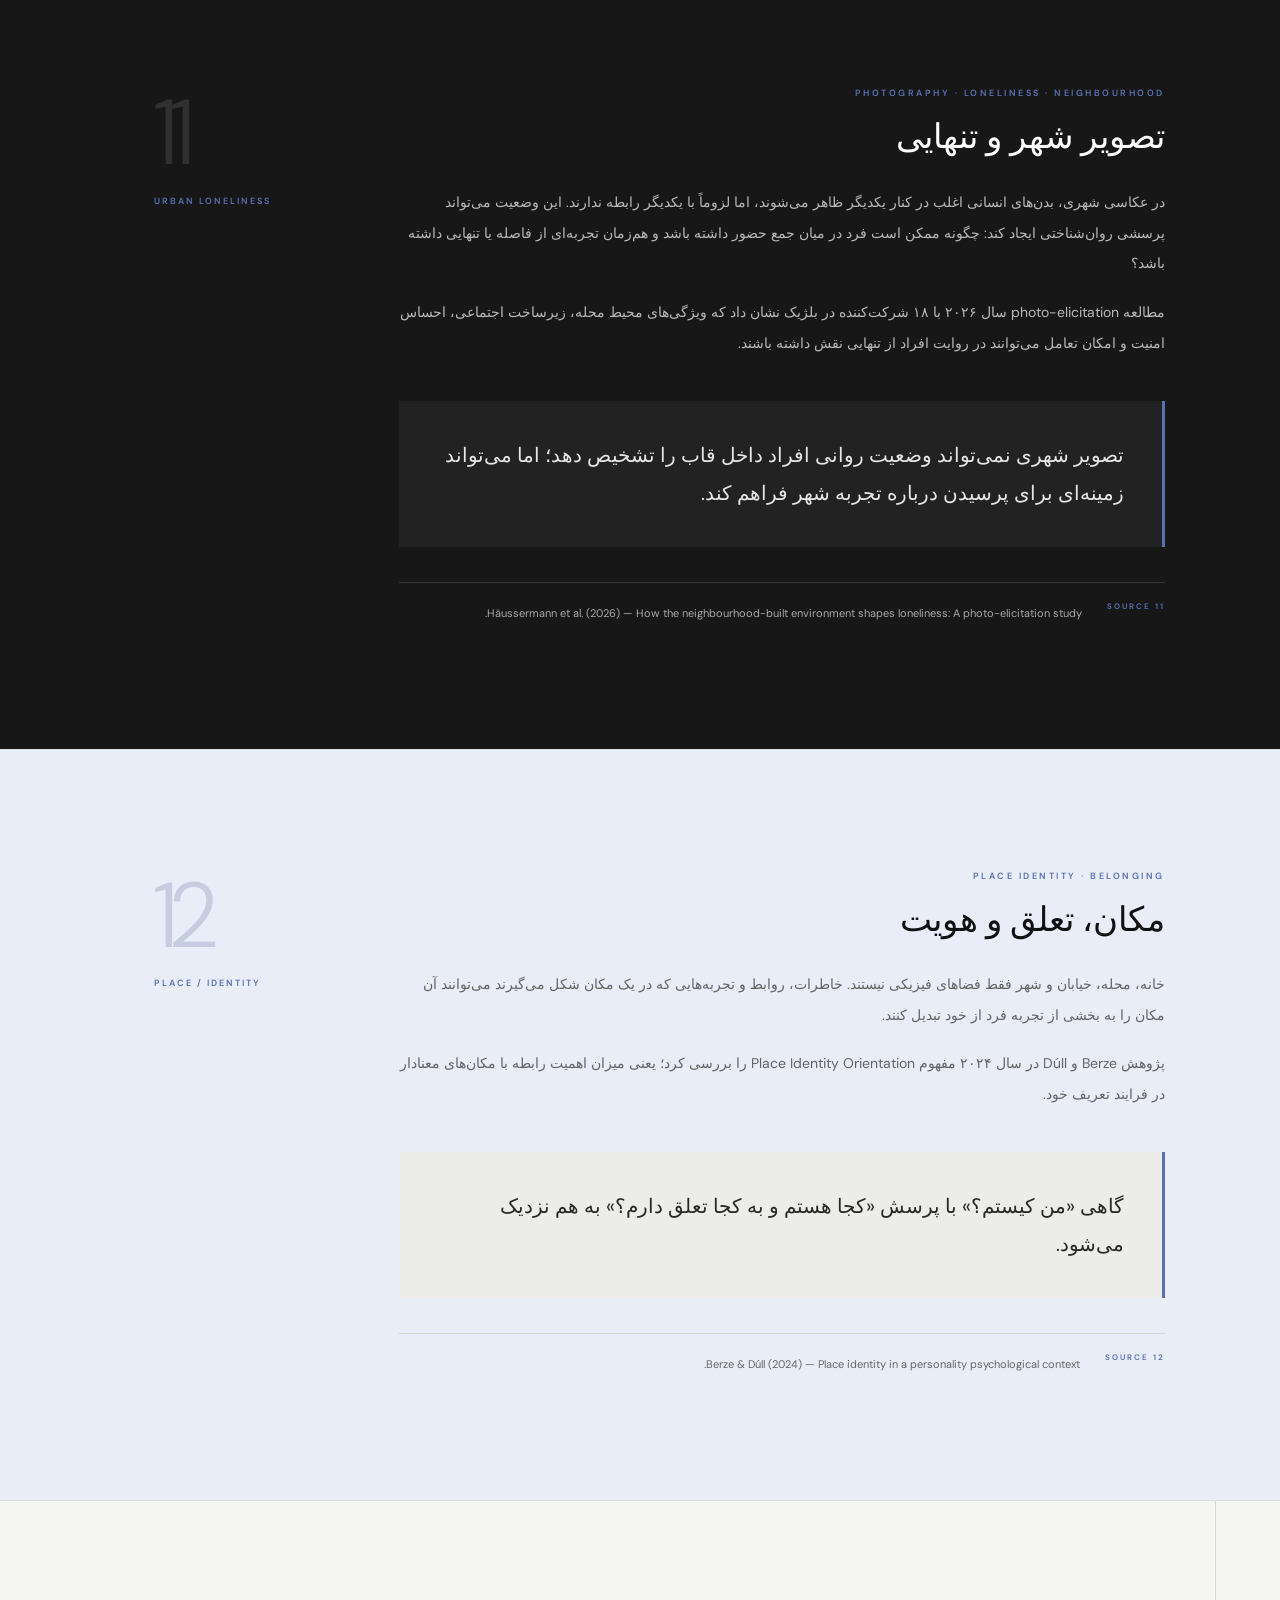
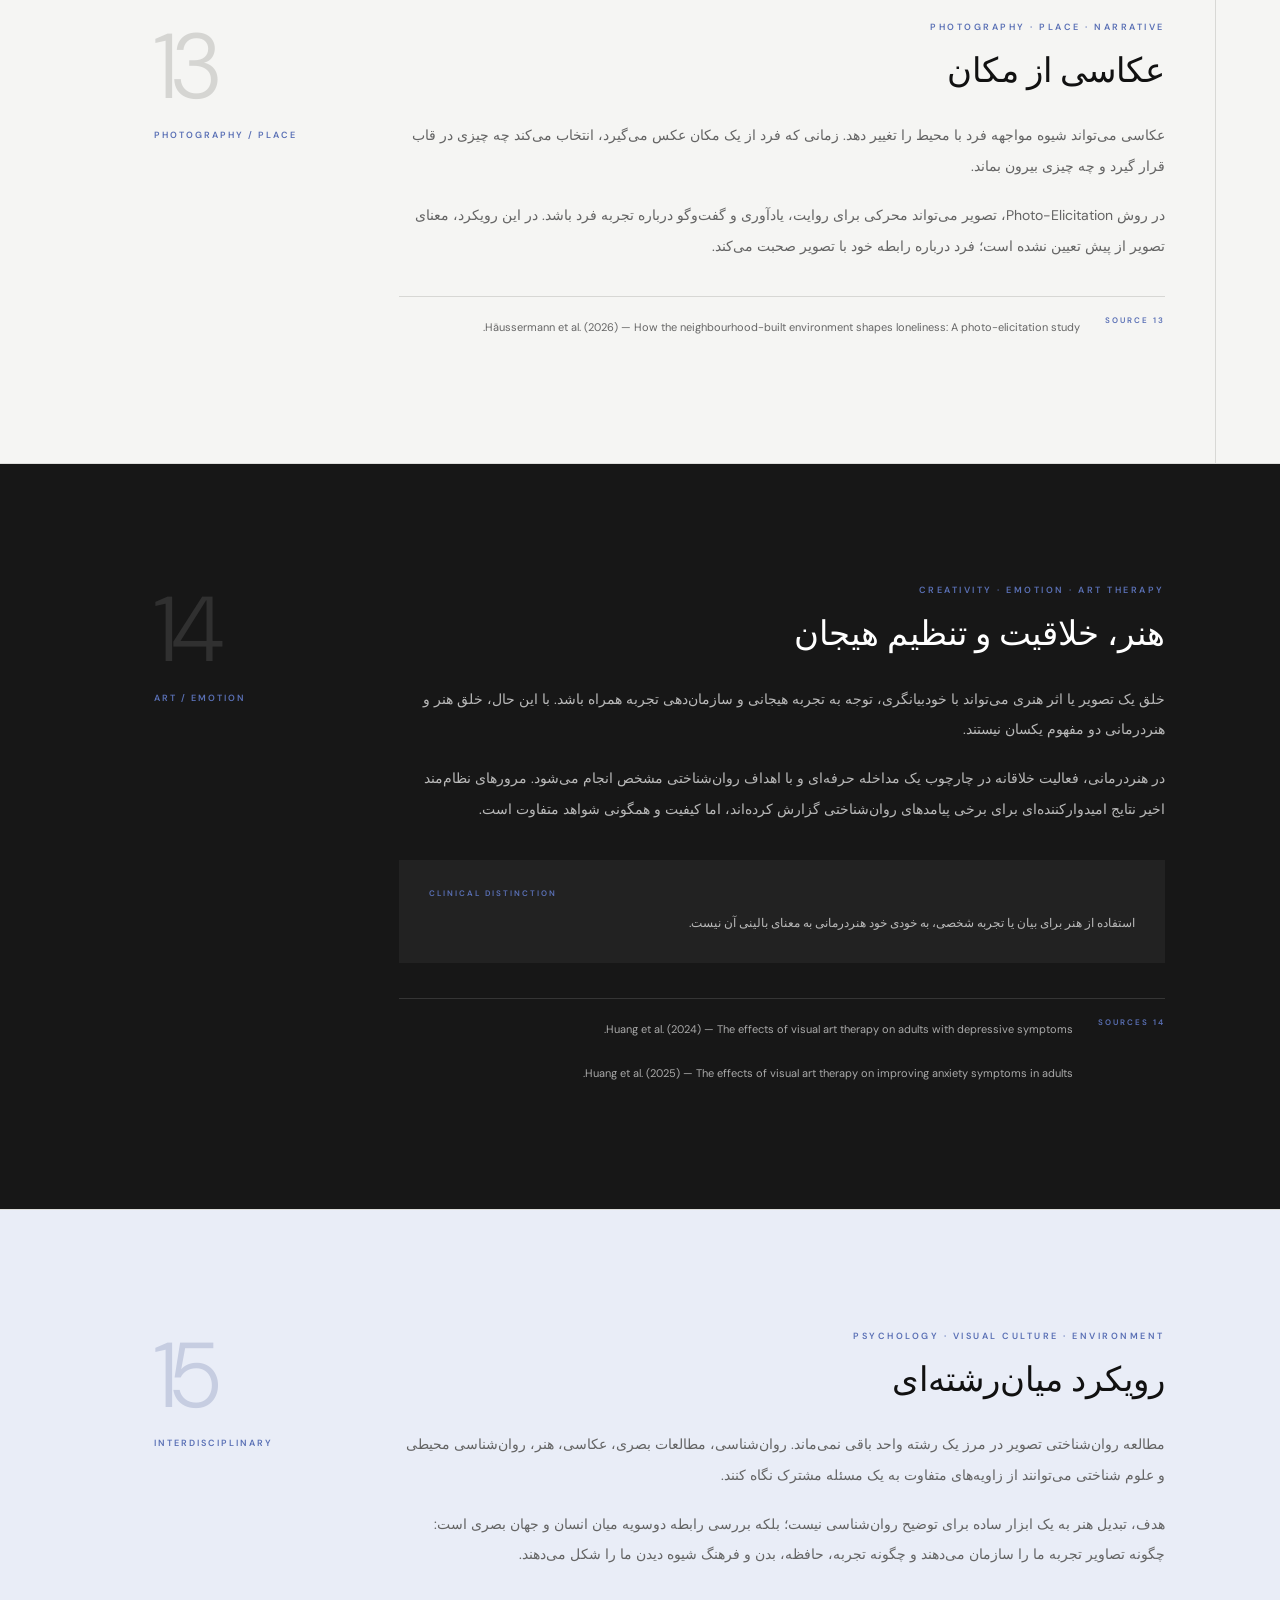
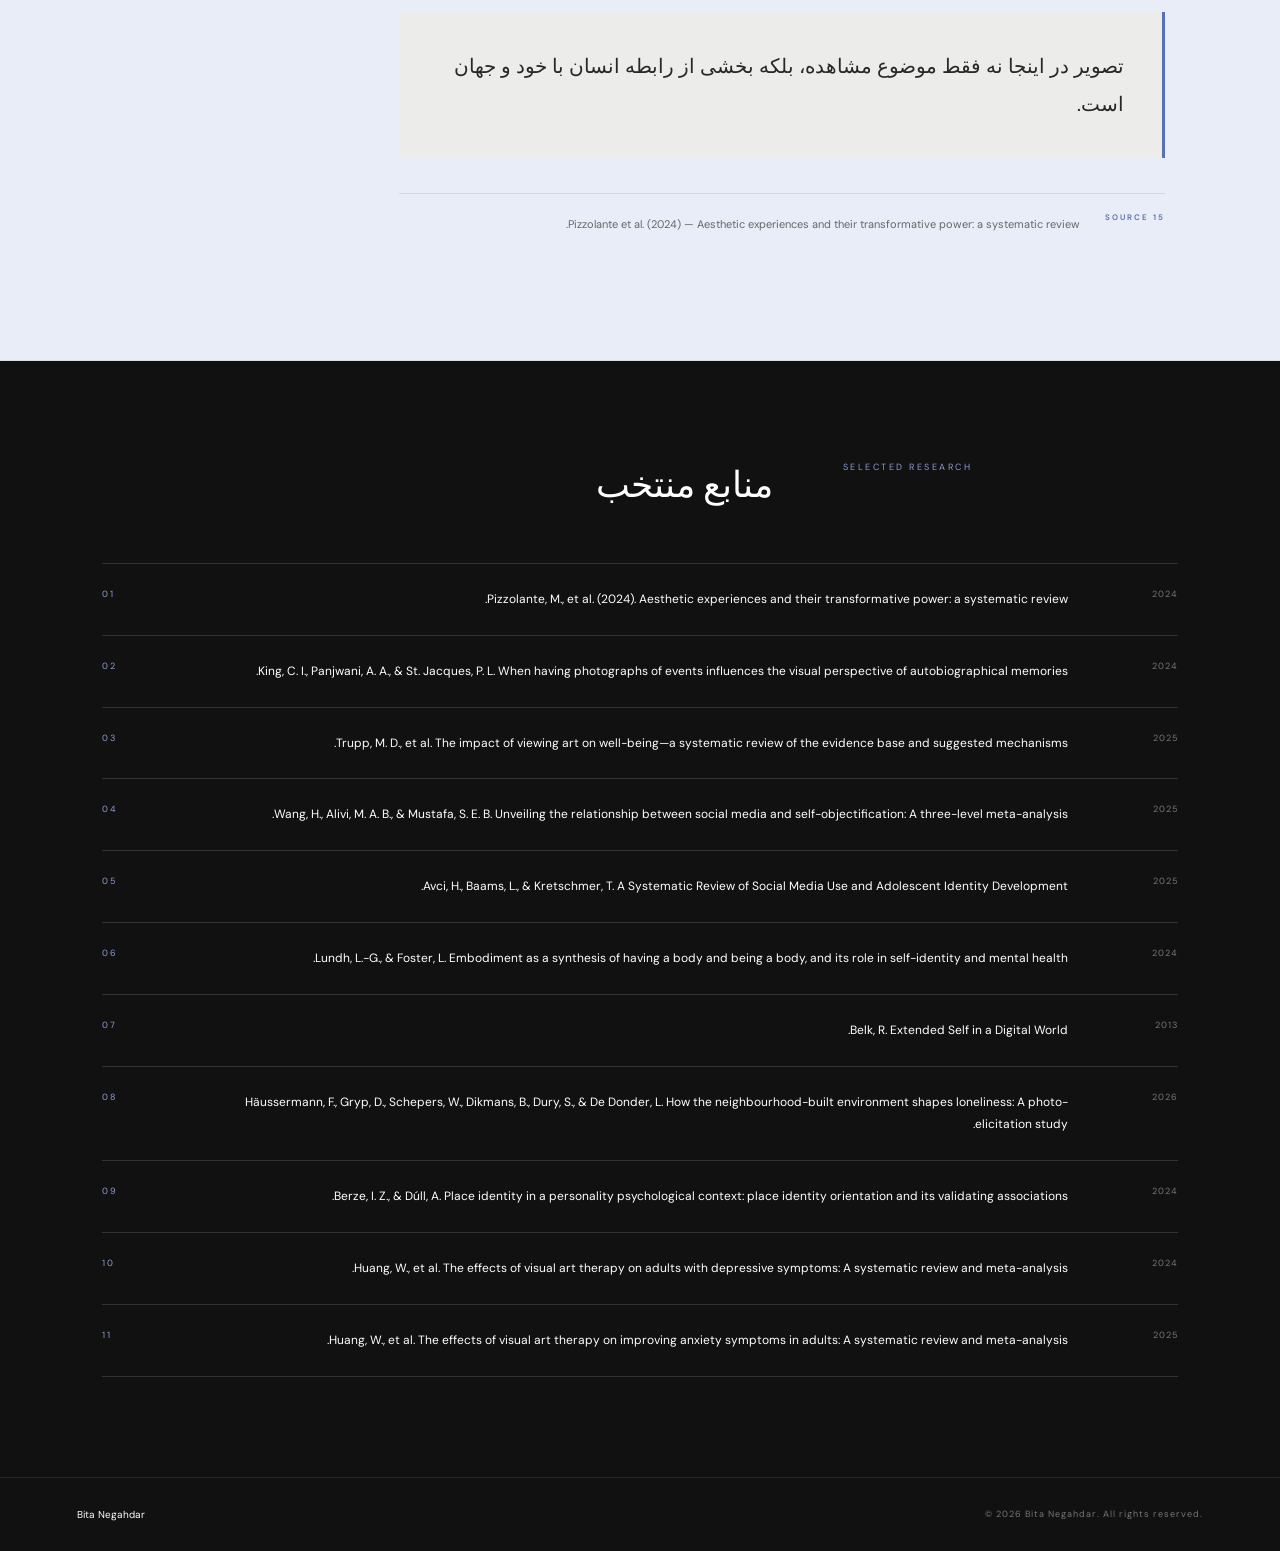
<file: art-psychology.html>
<!DOCTYPE html>
<html lang="fa" dir="rtl">

<head>

<meta charset="UTF-8">
<meta name="viewport" content="width=device-width, initial-scale=1.0">

<title>Art & Psychology | Bita Negahdar</title>

<link href="https://fonts.googleapis.com/css2?family=DM+Sans:wght@300;400;500;600;700&display=swap" rel="stylesheet">

<style>

/* =========================================================
   RESET
========================================================= */

*{
    margin:0;
    padding:0;
    box-sizing:border-box;
}

html{
    scroll-behavior:smooth;
}

body{
    background:#f5f5f3;
    color:#181818;
    font-family:"DM Sans", Arial, sans-serif;
    overflow-x:hidden;
}

a{
    color:inherit;
    text-decoration:none;
}


/* =========================================================
   HEADER
========================================================= */

header{
    height:78px;
    background:#111111;
    color:#ffffff;
    display:flex;
    align-items:center;
    justify-content:space-between;
    padding:0 5.5%;
    direction:ltr;
    position:relative;
    z-index:20;
}

.logo{
    font-size:16px;
    font-weight:600;
    letter-spacing:1px;
    white-space:nowrap;
}

nav{
    display:flex;
    align-items:center;
    gap:28px;
}

nav a{
    color:#ffffff;
    font-size:10px;
    font-weight:500;
    letter-spacing:.7px;
    transition:.25s ease;
}

nav a:hover{
    color:#8d9dd0;
}

nav .contact-link{
    border:1px solid #5a70b5;
    padding:10px 16px;
}


/* =========================================================
   HERO
========================================================= */

.hero{
    min-height:690px;
    position:relative;
    display:flex;
    align-items:flex-end;
    overflow:hidden;
    background:#111111;
}

.hero-image{
    position:absolute;
    inset:0;
    background-image:
        linear-gradient(
            90deg,
            rgba(17,17,17,.12) 0%,
            rgba(17,17,17,.22) 38%,
            rgba(17,17,17,.88) 100%
        ),
        url("images/art-psychology-cover.jpg");
    background-size:cover;
    background-position:center;
    transform:scale(1.015);
}

.hero-overlay{
    position:absolute;
    inset:0;
    background:
        linear-gradient(
            180deg,
            rgba(17,17,17,.05) 0%,
            rgba(17,17,17,.08) 45%,
            rgba(17,17,17,.92) 100%
        );
}

.hero-content{
    position:relative;
    z-index:2;
    width:100%;
    padding:0 7% 75px;
    color:#ffffff;
    direction:rtl;
}

.hero-topline{
    display:flex;
    align-items:center;
    gap:14px;
    margin-bottom:35px;
    direction:ltr;
}

.hero-topline span{
    width:48px;
    height:1px;
    background:#8d9dd0;
}

.hero-topline small{
    font-size:10px;
    letter-spacing:2.5px;
    color:#d9d9d9;
}

.hero-title{
    max-width:850px;
}

.hero-title .english{
    display:block;
    direction:ltr;
    text-align:right;
    font-size:12px;
    letter-spacing:4px;
    font-weight:500;
    color:#b9c3e3;
    margin-bottom:17px;
}

.hero-title h1{
    font-size:clamp(48px,7vw,92px);
    line-height:1.08;
    font-weight:400;
    letter-spacing:-3px;
    color:#ffffff;
    margin-bottom:28px;
}

.hero-title p{
    max-width:650px;
    font-size:16px;
    line-height:2.05;
    color:#dedede;
}

.hero-index{
    position:absolute;
    left:6%;
    top:50%;
    transform:translateY(-50%);
    z-index:3;
    direction:ltr;
    color:#ffffff;
    opacity:.75;
}

.hero-index .big{
    font-size:145px;
    line-height:1;
    font-weight:300;
    letter-spacing:-8px;
}

.hero-index .small{
    font-size:9px;
    letter-spacing:3px;
    color:#b9c3e3;
    margin-left:8px;
}


/* =========================================================
   INTRO
========================================================= */

.intro{
    background:#ffffff;
    padding:105px 8%;
    display:grid;
    grid-template-columns:1fr 2fr;
    gap:90px;
    align-items:start;
}

.intro-label{
    direction:ltr;
    text-align:left;
    color:#5a70b5;
    font-size:10px;
    letter-spacing:2.5px;
    font-weight:600;
    padding-top:8px;
}

.intro-main{
    direction:rtl;
    text-align:right;
}

.intro-main h2{
    font-size:34px;
    line-height:1.5;
    font-weight:400;
    color:#111111;
    margin-bottom:25px;
}

.intro-main p{
    max-width:800px;
    font-size:15px;
    line-height:2.25;
    color:#666666;
}


/* =========================================================
   RESEARCH INDEX
========================================================= */

.index-section{
    background:#111111;
    color:#ffffff;
    padding:95px 8% 100px;
}

.index-head{
    display:flex;
    justify-content:space-between;
    align-items:flex-end;
    gap:40px;
    margin-bottom:50px;
    direction:rtl;
}

.index-head h2{
    font-size:34px;
    font-weight:400;
}

.index-head p{
    max-width:480px;
    font-size:12px;
    line-height:2;
    color:#9f9f9f;
    text-align:right;
}

.index-label{
    color:#8d9dd0;
    font-size:9px;
    letter-spacing:2.5px;
    direction:ltr;
    margin-bottom:15px;
}

.index-grid{
    display:grid;
    grid-template-columns:repeat(3,1fr);
    border-top:1px solid #333333;
    border-right:1px solid #333333;
}

.index-item{
    min-height:145px;
    padding:25px 28px;
    border-left:1px solid #333333;
    border-bottom:1px solid #333333;
    display:flex;
    flex-direction:column;
    justify-content:space-between;
    transition:.3s ease;
}

.index-item:hover{
    background:#1c1c1c;
}

.index-number{
    direction:ltr;
    text-align:left;
    font-size:10px;
    letter-spacing:2px;
    color:#8d9dd0;
}

.index-item h3{
    direction:rtl;
    text-align:right;
    font-size:17px;
    font-weight:400;
    line-height:1.6;
}

.index-item span{
    direction:ltr;
    text-align:left;
    font-size:8px;
    letter-spacing:1.5px;
    color:#777777;
}


/* =========================================================
   MAIN RESEARCH
========================================================= */

.research{
    position:relative;
    background:#f5f5f3;
}

.research-rail{
    position:absolute;
    right:5%;
    top:0;
    bottom:0;
    width:1px;
    background:#d8d8d5;
}


/* =========================================================
   RESEARCH MODULE
========================================================= */

.module{
    position:relative;
    padding:120px 9% 125px 12%;
    display:grid;
    grid-template-columns:180px 1fr;
    gap:65px;
    border-bottom:1px solid #dededb;
    direction:ltr;
}

.module.dark{
    background:#171717;
    color:#ffffff;
}

.module.blue{
    background:#e9edf7;
}

.module-number{
    direction:ltr;
    text-align:left;
    padding-top:5px;
}

.module-number .num{
    font-size:92px;
    line-height:.9;
    font-weight:300;
    letter-spacing:-5px;
    color:#d5d5d2;
}

.module.dark .module-number .num{
    color:#303030;
}

.module.blue .module-number .num{
    color:#c6cde1;
}

.module-number .label{
    margin-top:20px;
    font-size:9px;
    letter-spacing:2px;
    color:#5a70b5;
    font-weight:600;
}

.module-content{
    max-width:800px;
    direction:rtl;
    text-align:right;
}

.module-title{
    direction:rtl;
    margin-bottom:25px;
}

.module-title .en{
    direction:ltr;
    text-align:right;
    font-size:9px;
    letter-spacing:2.5px;
    color:#5a70b5;
    margin-bottom:13px;
    font-weight:600;
}

.module-title h2{
    font-size:34px;
    line-height:1.45;
    font-weight:400;
    color:#111111;
}

.module.dark .module-title h2{
    color:#ffffff;
}

.module p{
    font-size:14px;
    line-height:2.2;
    color:#646464;
    margin-bottom:18px;
}

.module.dark p{
    color:#b9b9b9;
}

.module strong{
    color:#222222;
    font-weight:600;
}

.module.dark strong{
    color:#ffffff;
}


/* =========================================================
   VISUAL BREAK
========================================================= */

.visual-break{
    margin:45px 0 40px;
    min-height:145px;
    display:grid;
    grid-template-columns:1fr 1fr 1fr;
    gap:3px;
    direction:ltr;
}

.visual-block{
    position:relative;
    overflow:hidden;
    background:#d8d8d4;
}

.visual-block:nth-child(1){
    background:
        linear-gradient(135deg,#171717 0%,#303030 55%,#5a70b5 100%);
}

.visual-block:nth-child(2){
    background:
        radial-gradient(circle at 35% 35%,#d5bcbc 0%,#9e8585 25%,#292929 72%);
}

.visual-block:nth-child(3){
    background:
        linear-gradient(145deg,#5a70b5 0%,#202020 65%);
}

.visual-block span{
    position:absolute;
    left:18px;
    bottom:15px;
    color:#ffffff;
    font-size:8px;
    letter-spacing:2px;
    opacity:.8;
}


/* =========================================================
   STATEMENT
========================================================= */

.statement{
    margin:42px 0 35px;
    padding:35px 38px;
    border-right:3px solid #5a70b5;
    background:#ececea;
}

.dark .statement{
    background:#222222;
}

.statement p{
    margin:0;
    font-size:20px;
    line-height:1.9;
    color:#282828;
}

.dark .statement p{
    color:#e6e6e6;
}


/* =========================================================
   SOURCE CARD
========================================================= */

.source-card{
    margin-top:35px;
    border-top:1px solid #d7d7d4;
    padding-top:18px;
    display:flex;
    justify-content:space-between;
    align-items:flex-start;
    gap:25px;
    direction:rtl;
}

.dark .source-card{
    border-top-color:#353535;
}

.source-meta{
    direction:ltr;
    text-align:left;
    font-size:8px;
    letter-spacing:2px;
    color:#5a70b5;
    font-weight:600;
    white-space:nowrap;
}

.source-text{
    flex:1;
    direction:rtl;
    text-align:right;
}

.source-text a{
    font-size:11px;
    line-height:1.9;
    color:#666666;
    transition:.25s ease;
}

.dark .source-text a{
    color:#aaa;
}

.source-text a:hover{
    color:#5a70b5;
}


/* =========================================================
   RESEARCH NOTE
========================================================= */

.note{
    margin:35px 0;
    padding:28px 30px;
    background:#eeeeec;
}

.dark .note{
    background:#222222;
}

.note-label{
    direction:ltr;
    text-align:left;
    color:#5a70b5;
    font-size:8px;
    letter-spacing:2px;
    margin-bottom:13px;
    font-weight:600;
}

.note p{
    margin:0;
    font-size:12px;
    line-height:2;
}


/* =========================================================
   REFERENCES
========================================================= */

.references{
    background:#111111;
    color:#ffffff;
    padding:100px 8%;
}

.references-head{
    display:grid;
    grid-template-columns:1fr 2fr;
    gap:70px;
    margin-bottom:55px;
    direction:rtl;
}

.references-label{
    direction:ltr;
    text-align:left;
    color:#8d9dd0;
    font-size:9px;
    letter-spacing:2.5px;
}

.references-head h2{
    font-size:36px;
    font-weight:400;
}

.references-list{
    border-top:1px solid #333333;
}

.reference{
    display:grid;
    grid-template-columns:70px 1fr 80px;
    gap:30px;
    align-items:start;
    padding:24px 0;
    border-bottom:1px solid #333333;
    direction:ltr;
}

.reference-no{
    font-size:9px;
    letter-spacing:2px;
    color:#8d9dd0;
}

.reference-title{
    direction:rtl;
    text-align:right;
}

.reference-title p{
    font-size:12px;
    line-height:1.9;
    color:#c5c5c5;
}

.reference-title a{
    color:#ffffff;
    transition:.25s ease;
}

.reference-title a:hover{
    color:#8d9dd0;
}

.reference-year{
    direction:ltr;
    text-align:right;
    font-size:9px;
    letter-spacing:1px;
    color:#777777;
}


/* =========================================================
   FOOTER
========================================================= */

footer{
    background:#111111;
    border-top:1px solid #252525;
    color:#777777;
    padding:30px 6%;
    display:flex;
    justify-content:space-between;
    align-items:center;
    direction:ltr;
}

footer p{
    font-size:9px;
    letter-spacing:1px;
}

.footer-name{
    color:#ffffff;
    font-size:10px;
}


/* =========================================================
   RESPONSIVE
========================================================= */

@media(max-width:900px){

    header{
        height:auto;
        min-height:76px;
        padding:20px 6%;
        flex-direction:column;
        gap:20px;
    }

    nav{
        gap:15px;
        flex-wrap:wrap;
        justify-content:center;
    }

    .hero{
        min-height:650px;
    }

    .hero-index{
        left:5%;
        top:30%;
    }

    .hero-index .big{
        font-size:90px;
    }

    .hero-content{
        padding:0 7% 55px;
    }

    .hero-title h1{
        font-size:52px;
        letter-spacing:-2px;
    }

    .intro{
        grid-template-columns:1fr;
        gap:25px;
        padding:75px 8%;
    }

    .intro-label{
        text-align:right;
    }

    .index-section{
        padding:75px 6%;
    }

    .index-grid{
        grid-template-columns:repeat(2,1fr);
    }

    .module{
        grid-template-columns:100px 1fr;
        gap:35px;
        padding:85px 9% 90px 10%;
    }

    .module-number .num{
        font-size:65px;
    }

    .module-title h2{
        font-size:28px;
    }

    .references{
        padding:75px 7%;
    }

    .references-head{
        grid-template-columns:1fr;
        gap:20px;
    }

}


@media(max-width:600px){

    header{
        padding:18px 5%;
    }

    nav a{
        font-size:9px;
    }

    nav .contact-link{
        padding:8px 12px;
    }

    .hero{
        min-height:610px;
    }

    .hero-image{
        background-image:
            linear-gradient(
                180deg,
                rgba(17,17,17,.15),
                rgba(17,17,17,.88)
            ),
            url("images/art-psychology-cover.jpg");
        background-position:center;
    }

    .hero-index{
        left:6%;
        top:24%;
    }

    .hero-index .big{
        font-size:72px;
    }

    .hero-content{
        padding:0 7% 45px;
    }

    .hero-title .english{
        font-size:9px;
        letter-spacing:2.5px;
    }

    .hero-title h1{
        font-size:42px;
        line-height:1.18;
    }

    .hero-title p{
        font-size:13px;
        line-height:2;
    }

    .intro{
        padding:65px 7%;
    }

    .intro-main h2{
        font-size:27px;
    }

    .intro-main p{
        font-size:13px;
    }

    .index-section{
        padding:65px 5%;
    }

    .index-head{
        display:block;
    }

    .index-head h2{
        font-size:28px;
        margin-bottom:20px;
    }

    .index-grid{
        grid-template-columns:1fr;
    }

    .index-item{
        min-height:125px;
    }

    .research-rail{
        display:none;
    }

    .module{
        display:block;
        padding:70px 7% 75px;
    }

    .module-number{
        display:flex;
        align-items:flex-end;
        gap:18px;
        margin-bottom:35px;
    }

    .module-number .num{
        font-size:60px;
    }

    .module-number .label{
        margin-bottom:7px;
    }

    .module-title h2{
        font-size:26px;
    }

    .module p{
        font-size:13px;
        line-height:2.15;
    }

    .statement{
        padding:25px 22px;
    }

    .statement p{
        font-size:17px;
    }

    .visual-break{
        min-height:110px;
    }

    .source-card{
        display:block;
    }

    .source-meta{
        margin-bottom:10px;
    }

    .reference{
        grid-template-columns:45px 1fr;
        gap:15px;
    }

    .reference-year{
        display:none;
    }

    footer{
        padding:25px 6%;
        flex-direction:column;
        gap:12px;
    }

}

</style>

</head>


<body>


<!-- =========================================================
     HEADER
========================================================= -->

<header>

<a href="index.html" class="logo">
Bita Negahdar
</a>

<nav>

<a href="index.html">Home</a>

<a href="about.html">About</a>

<a href="writing.html">Writing</a>

<a href="research.html">Research</a>

<a href="art-psychology.html">Art &amp; Psychology</a>

<a href="index.html#contact" class="contact-link">Contact</a>

</nav>

</header>



<!-- =========================================================
     HERO
========================================================= -->

<section class="hero">

<div class="hero-image"></div>
<div class="hero-overlay"></div>

<div class="hero-index">
<div class="big">01</div>
<div class="small">VISUAL / PSYCHOLOGY</div>
</div>

<div class="hero-content">

<div class="hero-topline">
<span></span>
<small>PSYCHOLOGY · VISUAL CULTURE</small>
</div>

<div class="hero-title">

<span class="english">
ART · IMAGE · BODY · MEMORY · IDENTITY
</span>

<h1>
تجربه بصری<br>
و معنای روان‌شناختی
</h1>

<p>
بررسی رابطه میان تصویر، بدن، حافظه، هویت و محیط؛
در نقطه‌ای که تجربه بصری با فرایندهای روان‌شناختی
و پژوهش معاصر تلاقی می‌کند.
</p>

</div>

</div>

</section>



<!-- =========================================================
     INTRO
========================================================= -->

<section class="intro">

<div class="intro-label">
ART &amp; PSYCHOLOGY
</div>

<div class="intro-main">

<h2>
هنر، تصویر و تجربه روان‌شناختی
</h2>

<p>
تصویر فقط چیزی نیست که دیده می‌شود. تجربه یک تصویر
می‌تواند ادراک، هیجان، حافظه، توجه و فرایندهای مرتبط
با خود و هویت را درگیر کند. این بخش به مطالعه رابطه
میان تجربه بصری و روان‌شناسی می‌پردازد؛ از تجربه
زیبایی‌شناختی و حافظه خودزندگی‌نامه‌ای تا بدن،
خودبازنمایی، اشیا، مکان و تجربه شهر.
</p>

</div>

</section>



<!-- =========================================================
     RESEARCH INDEX
========================================================= -->

<section class="index-section">

<div class="index-head">

<div>
<div class="index-label">RESEARCH INDEX</div>

<h2>
مسیرهای پژوهش
</h2>
</div>

<p>
این صفحه به جای تعریف هنر به عنوان یک موضوع مستقل،
رابطه انسان با جهان بصری را از منظر روان‌شناختی دنبال می‌کند.
</p>

</div>


<div class="index-grid">

<a href="#s01" class="index-item">
<div class="index-number">01</div>
<h3>تجربه بصری و معنا</h3>
<span>VISUAL EXPERIENCE</span>
</a>

<a href="#s02" class="index-item">
<div class="index-number">02</div>
<h3>تصویر و حافظه</h3>
<span>IMAGE / MEMORY</span>
</a>

<a href="#s03" class="index-item">
<div class="index-number">03</div>
<h3>هنر و بهزیستی</h3>
<span>ART / WELL-BEING</span>
</a>

<a href="#s04" class="index-item">
<div class="index-number">04</div>
<h3>تصویر در زمینه روان‌شناختی</h3>
<span>IMAGE / PSYCHOLOGY</span>
</a>

<a href="#s05" class="index-item">
<div class="index-number">05</div>
<h3>بدن، تصویر و هویت</h3>
<span>BODY / IDENTITY</span>
</a>

<a href="#s06" class="index-item">
<div class="index-number">06</div>
<h3>خودبازنمایی</h3>
<span>SELF-REPRESENTATION</span>
</a>

<a href="#s07" class="index-item">
<div class="index-number">07</div>
<h3>بدن زیسته</h3>
<span>EMBODIMENT</span>
</a>

<a href="#s08" class="index-item">
<div class="index-number">08</div>
<h3>خودِ گسترش‌یافته</h3>
<span>EXTENDED SELF</span>
</a>

<a href="#s09" class="index-item">
<div class="index-number">09</div>
<h3>حافظه و تداوم خود</h3>
<span>SELF-CONTINUITY</span>
</a>

<a href="#s10" class="index-item">
<div class="index-number">10</div>
<h3>شهر و ازدحام</h3>
<span>CITY / CROWDING</span>
</a>

<a href="#s11" class="index-item">
<div class="index-number">11</div>
<h3>تصویر شهر و تنهایی</h3>
<span>URBAN LONELINESS</span>
</a>

<a href="#s12" class="index-item">
<div class="index-number">12</div>
<h3>مکان، تعلق و هویت</h3>
<span>PLACE / IDENTITY</span>
</a>

<a href="#s13" class="index-item">
<div class="index-number">13</div>
<h3>عکاسی از مکان</h3>
<span>PHOTOGRAPHY / PLACE</span>
</a>

<a href="#s14" class="index-item">
<div class="index-number">14</div>
<h3>هنر و هیجان</h3>
<span>ART / EMOTION</span>
</a>

<a href="#s15" class="index-item">
<div class="index-number">15</div>
<h3>رویکرد میان‌رشته‌ای</h3>
<span>INTERDISCIPLINARY</span>
</a>

</div>

</section>



<!-- =========================================================
     RESEARCH MODULES
========================================================= -->

<main class="research">

<div class="research-rail"></div>


<!-- 01 -->

<section class="module" id="s01">

<div class="module-number">

<div class="num">01</div>

<div class="label">
VISUAL EXPERIENCE
</div>

</div>


<div class="module-content">

<div class="module-title">

<div class="en">
PERCEPTION · EMOTION · MEANING
</div>

<h2>
تجربه بصری و معنای روان‌شناختی
</h2>

</div>

<p>
تصویر پیش از آنکه به یک موضوع برای تماشا تبدیل شود،
بخشی از فرایند ادراک است. مواجهه با یک تصویر می‌تواند
توجه، هیجان، تفسیر و تجربه شخصی فرد را درگیر کند.
</p>

<p>
تجربه زیبایی‌شناختی نیز فقط به ویژگی‌های خود اثر محدود
نمی‌شود؛ ویژگی‌های فرد، زمینه مواجهه و فرایندهای شناختی
و هیجانی در شکل‌گیری تجربه نقش دارند.
</p>

<div class="statement">
<p>
تصویر فقط چیزی نیست که دیده می‌شود؛
می‌تواند موقعیتی برای ادراک، احساس و ساختن معنا ایجاد کند.
</p>
</div>

<div class="source-card">

<div class="source-meta">SOURCE 01</div>

<div class="source-text">
<a href="https://doi.org/10.3389/fpsyg.2024.1328449"
target="_blank" rel="noopener">
Pizzolante et al. (2024) — Aesthetic experiences and their transformative power: a systematic review.
</a>
</div>

</div>

</div>

</section>



<!-- 02 -->

<section class="module dark" id="s02">

<div class="module-number">

<div class="num">02</div>

<div class="label">
IMAGE / MEMORY
</div>

</div>


<div class="module-content">

<div class="module-title">

<div class="en">
PHOTOGRAPHY · AUTOBIOGRAPHICAL MEMORY
</div>

<h2>
تصویر، عکاسی و حافظه خودزندگی‌نامه‌ای
</h2>

</div>

<p>
عکس‌ها تنها ثبت‌کننده گذشته نیستند؛ می‌توانند بر شیوه‌ای
که گذشته را به یاد می‌آوریم نیز اثر بگذارند.
</p>

<p>
پژوهش King و همکاران در سه مطالعه با مجموع ۳۷۸ نفر نشان
داد که خاطراتی که با عکس‌هایی حاوی تصویر خود فرد همراه
بودند، بیشتر از منظر مشاهده‌گر به یاد آورده می‌شدند.
</p>

<div class="statement">

<p>
عکس می‌تواند فقط سند خاطره نباشد؛
بلکه بر زاویه‌ای که خاطره از آن بازسازی می‌شود نیز اثر بگذارد.
</p>

</div>

<div class="source-card">

<div class="source-meta">SOURCE 02</div>

<div class="source-text">
<a href="https://doi.org/10.1002/acp.4150"
target="_blank" rel="noopener">
King, Panjwani &amp; St. Jacques (2024) — When having photographs of events influences the visual perspective of autobiographical memories.
</a>
</div>

</div>

</div>

</section>



<!-- 03 -->

<section class="module blue" id="s03">

<div class="module-number">

<div class="num">03</div>

<div class="label">
ART / WELL-BEING
</div>

</div>


<div class="module-content">

<div class="module-title">

<div class="en">
VIEWING ART · PSYCHOLOGICAL WELL-BEING
</div>

<h2>
هنر و بهزیستی روان‌شناختی
</h2>

</div>

<p>
مواجهه با هنر می‌تواند تجربه‌ای هیجانی، شناختی و اجتماعی
باشد. مرور نظام‌مند Trupp و همکاران در سال ۲۰۲۵،
۳۸ مطالعه با مجموع ۶۸۰۵ شرکت‌کننده را درباره مشاهده
هنر و بهزیستی بررسی کرد.
</p>

<p>
نتایج نشان می‌دهند که برخی ابعاد تجربه هنری می‌توانند
با بهزیستی ارتباط داشته باشند، اما این یافته‌ها به معنای
آن نیست که هر نوع مواجهه با هنر یک مداخله درمانی محسوب می‌شود.
</p>

<div class="note">

<div class="note-label">
RESEARCH DISTINCTION
</div>

<p>
مشاهده هنر، خلق اثر و هنر‌درمانی سه مفهوم متفاوت‌اند.
نتایج مطالعات هنر‌درمانی را نباید مستقیماً به هر نوع
تجربه هنری تعمیم داد.
</p>

</div>

<div class="source-card">

<div class="source-meta">SOURCE 03</div>

<div class="source-text">
<a href="https://doi.org/10.1080/17439760.2025.2481041"
target="_blank" rel="noopener">
Trupp et al. (2025) — The impact of viewing art on well-being: a systematic review of the evidence base and suggested mechanisms.
</a>
</div>

</div>

</div>

</section>



<!-- 04 -->

<section class="module" id="s04">

<div class="module-number">

<div class="num">04</div>

<div class="label">
IMAGE / PSYCHOLOGY
</div>

</div>


<div class="module-content">

<div class="module-title">

<div class="en">
IMAGE · CONTEXT · INTERPRETATION
</div>

<h2>
تصویر در زمینه روان‌شناختی
</h2>

</div>

<p>
نقاشی، عکاسی و دیگر مواد بصری می‌توانند در برخی
زمینه‌های روان‌شناختی برای بیان، ارتباط، مشاهده
و کاوش تجربه مورد استفاده قرار گیرند.
</p>

<p>
اما معنای یک تصویر را نمی‌توان مستقل از زمینه زندگی،
شرایط تولید تصویر و روایت خود فرد تعیین کرد.
</p>

<div class="statement">
<p>
تصویر به‌تنهایی نباید به عنوان ابزار تشخیص روان‌شناختی تفسیر شود.
</p>
</div>

<p>
ارزش روان‌شناختی تصویر می‌تواند در فرایندی باشد که
تصویر امکان مشاهده، گفت‌وگو، یادآوری یا بیان تجربه
را فراهم می‌کند.
</p>

<div class="source-card">

<div class="source-meta">SOURCE 04</div>

<div class="source-text">
<a href="https://doi.org/10.3389/fpsyg.2024.1328449"
target="_blank" rel="noopener">
Pizzolante et al. (2024) — Aesthetic experiences and their transformative power.
</a>
</div>

</div>

</div>

</section>



<!-- 05 -->

<section class="module dark" id="s05">

<div class="module-number">

<div class="num">05</div>

<div class="label">
BODY / IDENTITY
</div>

</div>


<div class="module-content">

<div class="module-title">

<div class="en">
BODY IMAGE · SELF-OBJECTIFICATION
</div>

<h2>
بدن، تصویر و تجربه هویت
</h2>

</div>

<p>
بدن فقط چیزی نیست که دیده می‌شود؛ بخشی از تجربه فرد
از «خود» است. در فرهنگ تصویری معاصر، فرد می‌تواند
بدن خود را از منظر یک مشاهده‌گر بیرونی نیز ارزیابی کند.
</p>

<p>
فراتحلیل Wang و همکاران در سال ۲۰۲۵، ۶۸ مقاله و ۲۱۸
اندازه اثر را بررسی کرد و رابطه مثبت میان استفاده از
رسانه‌های اجتماعی و خودشیء‌انگاری را گزارش کرد.
</p>

<div class="visual-break">

<div class="visual-block">
<span>BODY</span>
</div>

<div class="visual-block">
<span>IMAGE</span>
</div>

<div class="visual-block">
<span>GAZE</span>
</div>

</div>

<div class="source-card">

<div class="source-meta">SOURCE 05</div>

<div class="source-text">
<a href="https://pubmed.ncbi.nlm.nih.gov/40311165/"
target="_blank" rel="noopener">
Wang, Alivi &amp; Mustafa (2025) — Unveiling the relationship between social media and self-objectification: A three-level meta-analysis.
</a>
</div>

</div>

</div>

</section>



<!-- 06 -->

<section class="module" id="s06">

<div class="module-number">

<div class="num">06</div>

<div class="label">
SELF-REPRESENTATION
</div>

</div>


<div class="module-content">

<div class="module-title">

<div class="en">
DIGITAL SELF · IDENTITY
</div>

<h2>
خود در برابر تصویر خود
</h2>

</div>

<p>
در محیط‌های دیجیتال، فرد امکان انتخاب، ویرایش و ارائه
بخش‌هایی از زندگی و هویت خود را دارد. بنابراین مسئله
فقط میزان دیده‌شدن نیست، بلکه نوع مشارکت و کیفیت
خودارائه‌گری نیز اهمیت دارد.
</p>

<p>
مرور نظام‌مند Avci، Baams و Kretschmer در سال ۲۰۲۵،
۳۲ مطالعه با ۱۹۶۵۸ نوجوان را بررسی کرد. این مرور نشان
داد که نوع فعالیت در شبکه‌های اجتماعی، اصالت در
خودارائه‌گری و مقایسه اجتماعی با ابعاد متفاوت رشد
هویت ارتباط دارند.
</p>

<div class="statement">
<p>
مسئله فقط این نیست که فرد چقدر خود را نشان می‌دهد؛
بلکه این است که چگونه و در چه رابطه‌ای با دیگران خود را بازنمایی می‌کند.
</p>
</div>

<div class="source-card">

<div class="source-meta">SOURCE 06</div>

<div class="source-text">
<a href="https://doi.org/10.1007/s40894-024-00251-1"
target="_blank" rel="noopener">
Avci, Baams &amp; Kretschmer (2025) — A Systematic Review of Social Media Use and Adolescent Identity Development.
</a>
</div>

</div>

</div>

</section>



<!-- 07 -->

<section class="module blue" id="s07">

<div class="module-number">

<div class="num">07</div>

<div class="label">
EMBODIMENT
</div>

</div>


<div class="module-content">

<div class="module-title">

<div class="en">
LIVED BODY · SELF-IDENTITY
</div>

<h2>
بدنِ زیسته و بدنِ دیده‌شده
</h2>

</div>

<p>
بدن هم چیزی است که فرد می‌تواند از بیرون مشاهده کند
و هم چیزی است که از درون زندگی می‌کند. این دو جنبه
در تجربه روزمره از بدن همواره از یکدیگر جدا نیستند.
</p>

<p>
Lundh و Foster در مقاله نظری سال ۲۰۲۴، Embodiment را
به صورت ترکیبی از «داشتن بدن» به عنوان یک موضوع و
«بودن بدن» به عنوان تجربه‌ای از درون بررسی می‌کنند
و آن را با تجربه خود و هویت مرتبط می‌دانند.
</p>

<div class="statement">
<p>
بدن فقط چیزی نیست که فرد دارد؛
بخشی از شیوه‌ای است که فرد از بودن خود تجربه می‌کند.
</p>
</div>

<div class="source-card">

<div class="source-meta">SOURCE 07</div>

<div class="source-text">
<a href="https://doi.org/10.1016/j.newideapsych.2024.101083"
target="_blank" rel="noopener">
Lundh &amp; Foster (2024) — Embodiment as a synthesis of having a body and being a body, and its role in self-identity and mental health.
</a>
</div>

</div>

</div>

</section>



<!-- 08 -->

<section class="module" id="s08">

<div class="module-number">

<div class="num">08</div>

<div class="label">
EXTENDED SELF
</div>

</div>


<div class="module-content">

<div class="module-title">

<div class="en">
OBJECTS · POSSESSIONS · SELF
</div>

<h2>
اشیا، تصویر و خودِ گسترش‌یافته
</h2>

</div>

<p>
تجربه فرد از خود همیشه در مرز بدن پایان نمی‌یابد.
اشیا، مکان‌ها، لباس‌ها، تصاویر و ابزارها می‌توانند
برای فرد معنای شخصی پیدا کنند و در تعریف خود نقش داشته باشند.
</p>

<p>
در مفهوم Extended Self، مسئله اصلی مالکیت ساده یک شیء
نیست؛ بلکه رابطه میان فرد، شیء، خاطره و معنایی است
که آن شیء در زندگی فرد پیدا می‌کند.
</p>

<p>
از این منظر، تصویر نیز می‌تواند به عنوان یک شیء شخصی
و فرهنگی در فرایند تعریف و بازخوانی خود مورد مطالعه قرار گیرد.
</p>

<div class="source-card">

<div class="source-meta">SOURCE 08</div>

<div class="source-text">
<a href="https://doi.org/10.1086/671052"
target="_blank" rel="noopener">
Belk (2013) — Extended Self in a Digital World.
Journal of Consumer Research.
</a>
</div>

</div>

</div>

</section>



<!-- 09 -->

<section class="module dark" id="s09">

<div class="module-number">

<div class="num">09</div>

<div class="label">
SELF-CONTINUITY
</div>

</div>


<div class="module-content">

<div class="module-title">

<div class="en">
MEMORY · IDENTITY · CONTINUITY
</div>

<h2>
عکس، حافظه و تداوم خود
</h2>

</div>

<p>
یکی از مسائل مهم در تجربه هویت این است که فرد چگونه
احساس می‌کند همان شخصی است که در گذشته بوده، حتی اگر
بدن، روابط و شرایط زندگی او تغییر کرده باشند.
</p>

<p>
خاطرات خودزندگی‌نامه‌ای در این فرایند نقش مهمی دارند
و عکس‌ها می‌توانند به عنوان نشانه‌هایی بیرونی برای
دسترسی دوباره به تجربه‌های گذشته عمل کنند.
</p>

<div class="statement">
<p>
عکس می‌تواند گذشته را فقط حفظ نکند؛
بلکه بخشی از شرایط بازسازی آن باشد.
</p>
</div>

<div class="source-card">

<div class="source-meta">SOURCE 09</div>

<div class="source-text">
<a href="https://doi.org/10.1002/acp.4150"
target="_blank" rel="noopener">
King, Panjwani &amp; St. Jacques (2024) — When having photographs of events influences the visual perspective of autobiographical memories.
</a>
</div>

</div>

</div>

</section>



<!-- 10 -->

<section class="module" id="s10">

<div class="module-number">

<div class="num">10</div>

<div class="label">
CITY / CROWDING
</div>

</div>


<div class="module-content">

<div class="module-title">

<div class="en">
URBAN EXPERIENCE · SPACE · CROWDING
</div>

<h2>
شهر، ازدحام و تجربه روان‌شناختی
</h2>

</div>

<p>
شهر با حضور هم‌زمان افراد، صداها، تصاویر، حرکت‌ها
و محرک‌های دیداری تعریف می‌شود. با این حال، حضور
در میان دیگران لزوماً به معنای تجربه ارتباط اجتماعی نیست.
</p>

<p>
در روان‌شناسی محیطی، میان تراکم فیزیکی و ازدحام
ادراک‌شده تمایز وجود دارد. تجربه فضا به احساس کنترل،
امکان تعامل، زمینه اجتماعی و نحوه ادراک فرد از محیط
وابسته است.
</p>

<div class="visual-break">

<div class="visual-block">
<span>DENSITY</span>
</div>

<div class="visual-block">
<span>SPACE</span>
</div>

<div class="visual-block">
<span>CONTROL</span>
</div>

</div>

<div class="source-card">

<div class="source-meta">SOURCE 10</div>

<div class="source-text">
<a href="https://www.sciencedirect.com/science/article/pii/S0272494425003718"
target="_blank" rel="noopener">
Systematic review of the psychological effects of physical space limitation and crowding (2026).
</a>
</div>

</div>

</div>

</section>



<!-- 11 -->

<section class="module dark" id="s11">

<div class="module-number">

<div class="num">11</div>

<div class="label">
URBAN LONELINESS
</div>

</div>


<div class="module-content">

<div class="module-title">

<div class="en">
PHOTOGRAPHY · LONELINESS · NEIGHBOURHOOD
</div>

<h2>
تصویر شهر و تنهایی
</h2>

</div>

<p>
در عکاسی شهری، بدن‌های انسانی اغلب در کنار یکدیگر
ظاهر می‌شوند، اما لزوماً با یکدیگر رابطه ندارند.
این وضعیت می‌تواند پرسشی روان‌شناختی ایجاد کند:
چگونه ممکن است فرد در میان جمع حضور داشته باشد و
هم‌زمان تجربه‌ای از فاصله یا تنهایی داشته باشد؟
</p>

<p>
مطالعه photo-elicitation سال ۲۰۲۶ با ۱۸ شرکت‌کننده
در بلژیک نشان داد که ویژگی‌های محیط محله، زیرساخت
اجتماعی، احساس امنیت و امکان تعامل می‌توانند در
روایت افراد از تنهایی نقش داشته باشند.
</p>

<div class="statement">
<p>
تصویر شهری نمی‌تواند وضعیت روانی افراد داخل قاب را تشخیص دهد؛
اما می‌تواند زمینه‌ای برای پرسیدن درباره تجربه شهر فراهم کند.
</p>
</div>

<div class="source-card">

<div class="source-meta">SOURCE 11</div>

<div class="source-text">
<a href="https://doi.org/10.1016/j.healthplace.2025.103587"
target="_blank" rel="noopener">
Häussermann et al. (2026) — How the neighbourhood-built environment shapes loneliness: A photo-elicitation study.
</a>
</div>

</div>

</div>

</section>



<!-- 12 -->

<section class="module blue" id="s12">

<div class="module-number">

<div class="num">12</div>

<div class="label">
PLACE / IDENTITY
</div>

</div>


<div class="module-content">

<div class="module-title">

<div class="en">
PLACE IDENTITY · BELONGING
</div>

<h2>
مکان، تعلق و هویت
</h2>

</div>

<p>
خانه، محله، خیابان و شهر فقط فضاهای فیزیکی نیستند.
خاطرات، روابط و تجربه‌هایی که در یک مکان شکل می‌گیرند
می‌توانند آن مکان را به بخشی از تجربه فرد از خود تبدیل کنند.
</p>

<p>
پژوهش Berze و Dúll در سال ۲۰۲۴ مفهوم Place Identity
Orientation را بررسی کرد؛ یعنی میزان اهمیت رابطه با
مکان‌های معنادار در فرایند تعریف خود.
</p>

<div class="statement">
<p>
گاهی «من کیستم؟» با پرسش «کجا هستم و به کجا تعلق دارم؟»
به هم نزدیک می‌شود.
</p>
</div>

<div class="source-card">

<div class="source-meta">SOURCE 12</div>

<div class="source-text">
<a href="https://doi.org/10.3389/fpsyg.2024.1424381"
target="_blank" rel="noopener">
Berze &amp; Dúll (2024) — Place identity in a personality psychological context.
</a>
</div>

</div>

</div>

</section>



<!-- 13 -->

<section class="module" id="s13">

<div class="module-number">

<div class="num">13</div>

<div class="label">
PHOTOGRAPHY / PLACE
</div>

</div>


<div class="module-content">

<div class="module-title">

<div class="en">
PHOTOGRAPHY · PLACE · NARRATIVE
</div>

<h2>
عکاسی از مکان
</h2>

</div>

<p>
عکاسی می‌تواند شیوه مواجهه فرد با محیط را تغییر دهد.
زمانی که فرد از یک مکان عکس می‌گیرد، انتخاب می‌کند
چه چیزی در قاب قرار گیرد و چه چیزی بیرون بماند.
</p>

<p>
در روش Photo-Elicitation، تصویر می‌تواند محرکی برای
روایت، یادآوری و گفت‌وگو درباره تجربه فرد باشد.
در این رویکرد، معنای تصویر از پیش تعیین نشده است؛
فرد درباره رابطه خود با تصویر صحبت می‌کند.
</p>

<div class="source-card">

<div class="source-meta">SOURCE 13</div>

<div class="source-text">
<a href="https://doi.org/10.1016/j.healthplace.2025.103587"
target="_blank" rel="noopener">
Häussermann et al. (2026) — How the neighbourhood-built environment shapes loneliness: A photo-elicitation study.
</a>
</div>

</div>

</div>

</section>



<!-- 14 -->

<section class="module dark" id="s14">

<div class="module-number">

<div class="num">14</div>

<div class="label">
ART / EMOTION
</div>

</div>


<div class="module-content">

<div class="module-title">

<div class="en">
CREATIVITY · EMOTION · ART THERAPY
</div>

<h2>
هنر، خلاقیت و تنظیم هیجان
</h2>

</div>

<p>
خلق یک تصویر یا اثر هنری می‌تواند با خودبیانگری،
توجه به تجربه هیجانی و سازمان‌دهی تجربه همراه باشد.
با این حال، خلق هنر و هنر‌درمانی دو مفهوم یکسان نیستند.
</p>

<p>
در هنر‌درمانی، فعالیت خلاقانه در چارچوب یک مداخله
حرفه‌ای و با اهداف روان‌شناختی مشخص انجام می‌شود.
مرورهای نظام‌مند اخیر نتایج امیدوارکننده‌ای برای برخی
پیامدهای روان‌شناختی گزارش کرده‌اند، اما کیفیت و
همگونی شواهد متفاوت است.
</p>

<div class="note">

<div class="note-label">
CLINICAL DISTINCTION
</div>

<p>
استفاده از هنر برای بیان یا تجربه شخصی،
به خودی خود هنر‌درمانی به معنای بالینی آن نیست.
</p>

</div>

<div class="source-card">

<div class="source-meta">SOURCES 14</div>

<div class="source-text">

<a href="https://pubmed.ncbi.nlm.nih.gov/38606659/"
target="_blank" rel="noopener">
Huang et al. (2024) — The effects of visual art therapy on adults with depressive symptoms.
</a>

<br><br>

<a href="https://pubmed.ncbi.nlm.nih.gov/40704973/"
target="_blank" rel="noopener">
Huang et al. (2025) — The effects of visual art therapy on improving anxiety symptoms in adults.
</a>

</div>

</div>

</div>

</section>



<!-- 15 -->

<section class="module blue" id="s15">

<div class="module-number">

<div class="num">15</div>

<div class="label">
INTERDISCIPLINARY
</div>

</div>


<div class="module-content">

<div class="module-title">

<div class="en">
PSYCHOLOGY · VISUAL CULTURE · ENVIRONMENT
</div>

<h2>
رویکرد میان‌رشته‌ای
</h2>

</div>

<p>
مطالعه روان‌شناختی تصویر در مرز یک رشته واحد باقی
نمی‌ماند. روان‌شناسی، مطالعات بصری، عکاسی، هنر،
روان‌شناسی محیطی و علوم شناختی می‌توانند از زاویه‌های
متفاوت به یک مسئله مشترک نگاه کنند.
</p>

<p>
هدف، تبدیل هنر به یک ابزار ساده برای توضیح روان‌شناسی
نیست؛ بلکه بررسی رابطه دوسویه میان انسان و جهان بصری
است: چگونه تصاویر تجربه ما را سازمان می‌دهند و چگونه
تجربه، حافظه، بدن و فرهنگ شیوه دیدن ما را شکل می‌دهند.
</p>

<div class="statement">
<p>
تصویر در اینجا نه فقط موضوع مشاهده،
بلکه بخشی از رابطه انسان با خود و جهان است.
</p>
</div>

<div class="source-card">

<div class="source-meta">SOURCE 15</div>

<div class="source-text">
<a href="https://doi.org/10.3389/fpsyg.2024.1328449"
target="_blank" rel="noopener">
Pizzolante et al. (2024) — Aesthetic experiences and their transformative power: a systematic review.
</a>
</div>

</div>

</div>

</section>


</main>



<!-- =========================================================
     REFERENCES
========================================================= -->

<section class="references">

<div class="references-head">

<div class="references-label">
SELECTED RESEARCH
</div>

<div>

<h2>
منابع منتخب
</h2>

</div>

</div>


<div class="references-list">


<div class="reference">

<div class="reference-no">01</div>

<div class="reference-title">

<p>
<a href="https://doi.org/10.3389/fpsyg.2024.1328449"
target="_blank" rel="noopener">
Pizzolante, M., et al. (2024).
Aesthetic experiences and their transformative power: a systematic review.
</a>
</p>

</div>

<div class="reference-year">2024</div>

</div>



<div class="reference">

<div class="reference-no">02</div>

<div class="reference-title">

<p>
<a href="https://doi.org/10.1002/acp.4150"
target="_blank" rel="noopener">
King, C. I., Panjwani, A. A., &amp; St. Jacques, P. L.
When having photographs of events influences the visual perspective of autobiographical memories.
</a>
</p>

</div>

<div class="reference-year">2024</div>

</div>



<div class="reference">

<div class="reference-no">03</div>

<div class="reference-title">

<p>
<a href="https://doi.org/10.1080/17439760.2025.2481041"
target="_blank" rel="noopener">
Trupp, M. D., et al.
The impact of viewing art on well-being—a systematic review of the evidence base and suggested mechanisms.
</a>
</p>

</div>

<div class="reference-year">2025</div>

</div>



<div class="reference">

<div class="reference-no">04</div>

<div class="reference-title">

<p>
<a href="https://pubmed.ncbi.nlm.nih.gov/40311165/"
target="_blank" rel="noopener">
Wang, H., Alivi, M. A. B., &amp; Mustafa, S. E. B.
Unveiling the relationship between social media and self-objectification: A three-level meta-analysis.
</a>
</p>

</div>

<div class="reference-year">2025</div>

</div>



<div class="reference">

<div class="reference-no">05</div>

<div class="reference-title">

<p>
<a href="https://doi.org/10.1007/s40894-024-00251-1"
target="_blank" rel="noopener">
Avci, H., Baams, L., &amp; Kretschmer, T.
A Systematic Review of Social Media Use and Adolescent Identity Development.
</a>
</p>

</div>

<div class="reference-year">2025</div>

</div>



<div class="reference">

<div class="reference-no">06</div>

<div class="reference-title">

<p>
<a href="https://doi.org/10.1016/j.newideapsych.2024.101083"
target="_blank" rel="noopener">
Lundh, L.-G., &amp; Foster, L.
Embodiment as a synthesis of having a body and being a body, and its role in self-identity and mental health.
</a>
</p>

</div>

<div class="reference-year">2024</div>

</div>



<div class="reference">

<div class="reference-no">07</div>

<div class="reference-title">

<p>
<a href="https://doi.org/10.1086/671052"
target="_blank" rel="noopener">
Belk, R.
Extended Self in a Digital World.
</a>
</p>

</div>

<div class="reference-year">2013</div>

</div>



<div class="reference">

<div class="reference-no">08</div>

<div class="reference-title">

<p>
<a href="https://doi.org/10.1016/j.healthplace.2025.103587"
target="_blank" rel="noopener">
Häussermann, F., Gryp, D., Schepers, W., Dikmans, B., Dury, S., &amp; De Donder, L.
How the neighbourhood-built environment shapes loneliness: A photo-elicitation study.
</a>
</p>

</div>

<div class="reference-year">2026</div>

</div>



<div class="reference">

<div class="reference-no">09</div>

<div class="reference-title">

<p>
<a href="https://doi.org/10.3389/fpsyg.2024.1424381"
target="_blank" rel="noopener">
Berze, I. Z., &amp; Dúll, A.
Place identity in a personality psychological context: place identity orientation and its validating associations.
</a>
</p>

</div>

<div class="reference-year">2024</div>

</div>



<div class="reference">

<div class="reference-no">10</div>

<div class="reference-title">

<p>
<a href="https://pubmed.ncbi.nlm.nih.gov/38606659/"
target="_blank" rel="noopener">
Huang, W., et al.
The effects of visual art therapy on adults with depressive symptoms: A systematic review and meta-analysis.
</a>
</p>

</div>

<div class="reference-year">2024</div>

</div>



<div class="reference">

<div class="reference-no">11</div>

<div class="reference-title">

<p>
<a href="https://pubmed.ncbi.nlm.nih.gov/40704973/"
target="_blank" rel="noopener">
Huang, W., et al.
The effects of visual art therapy on improving anxiety symptoms in adults: A systematic review and meta-analysis.
</a>
</p>

</div>

<div class="reference-year">2025</div>

</div>


</div>

</section>



<!-- =========================================================
     FOOTER
========================================================= -->

<footer>

<div class="footer-name">
Bita Negahdar
</div>

<p>
© 2026 Bita Negahdar. All rights reserved.
</p>

</footer>


</body>

</html>
</file>
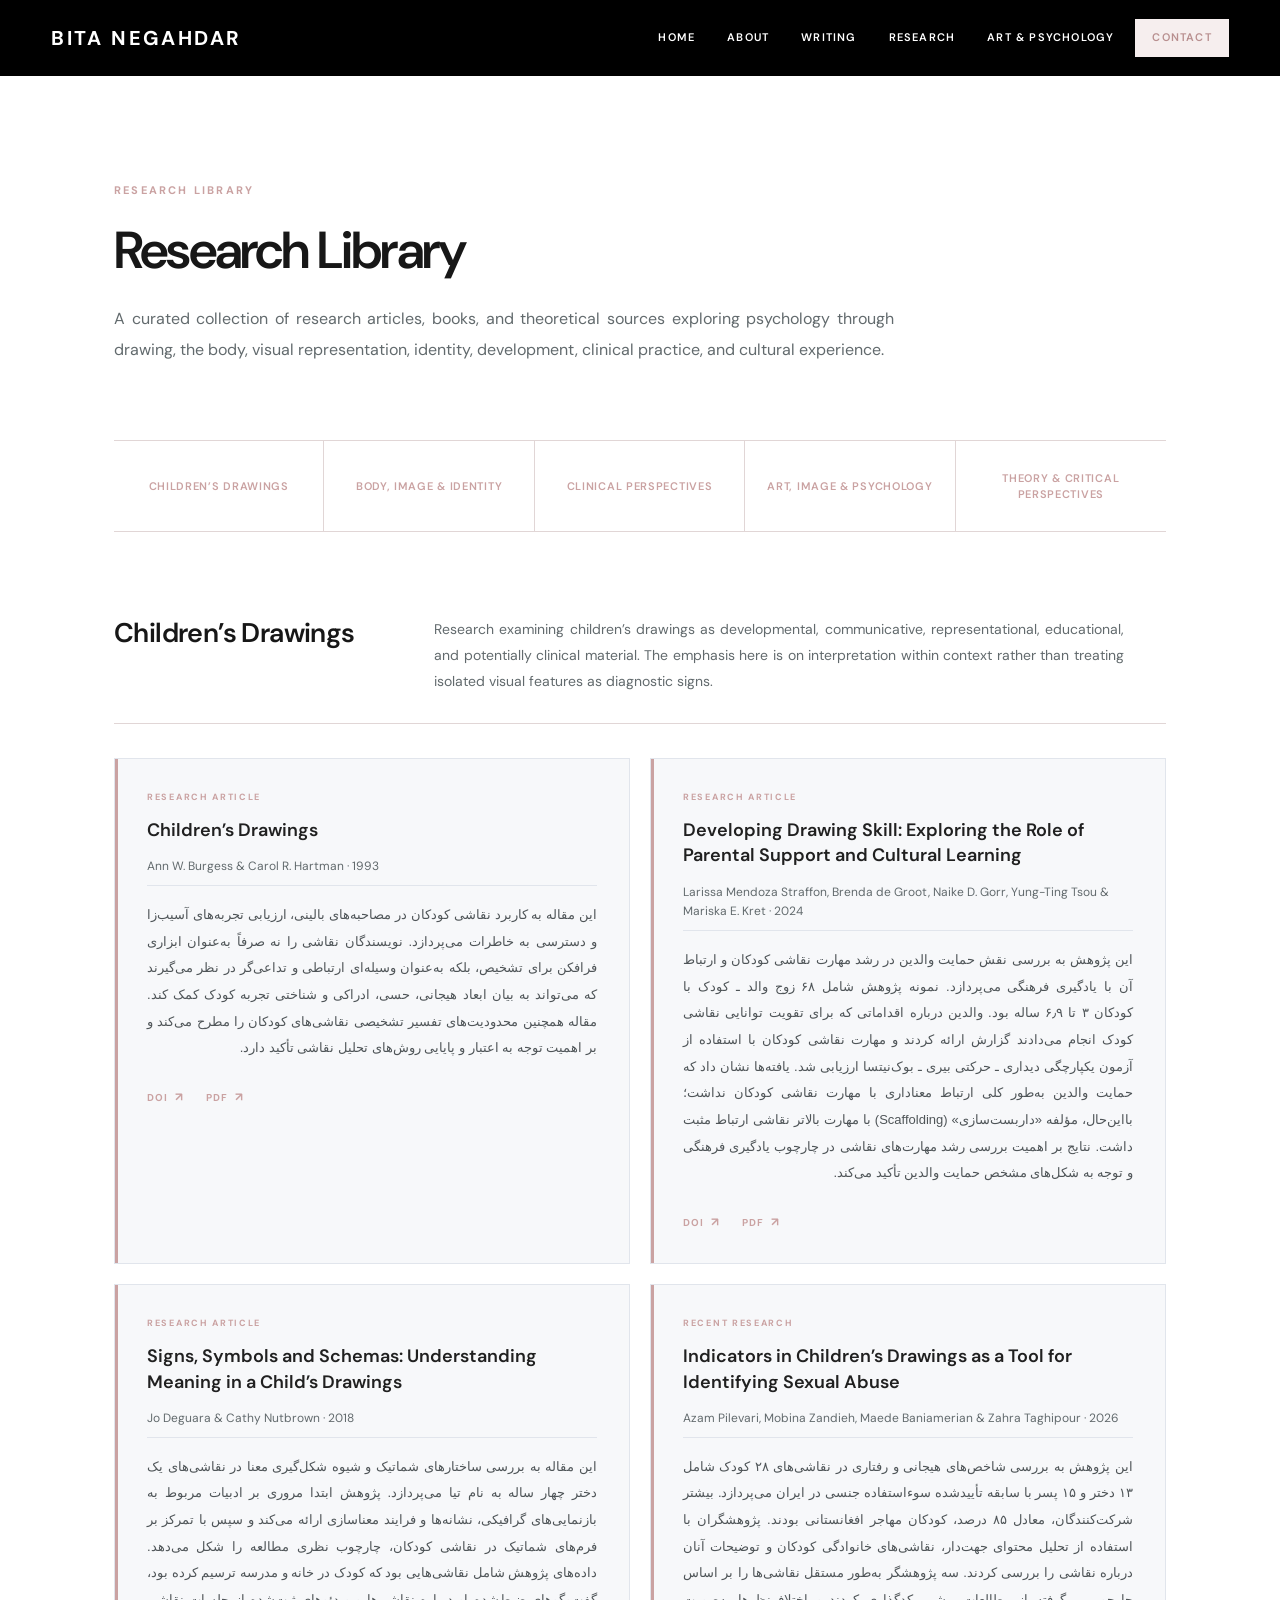
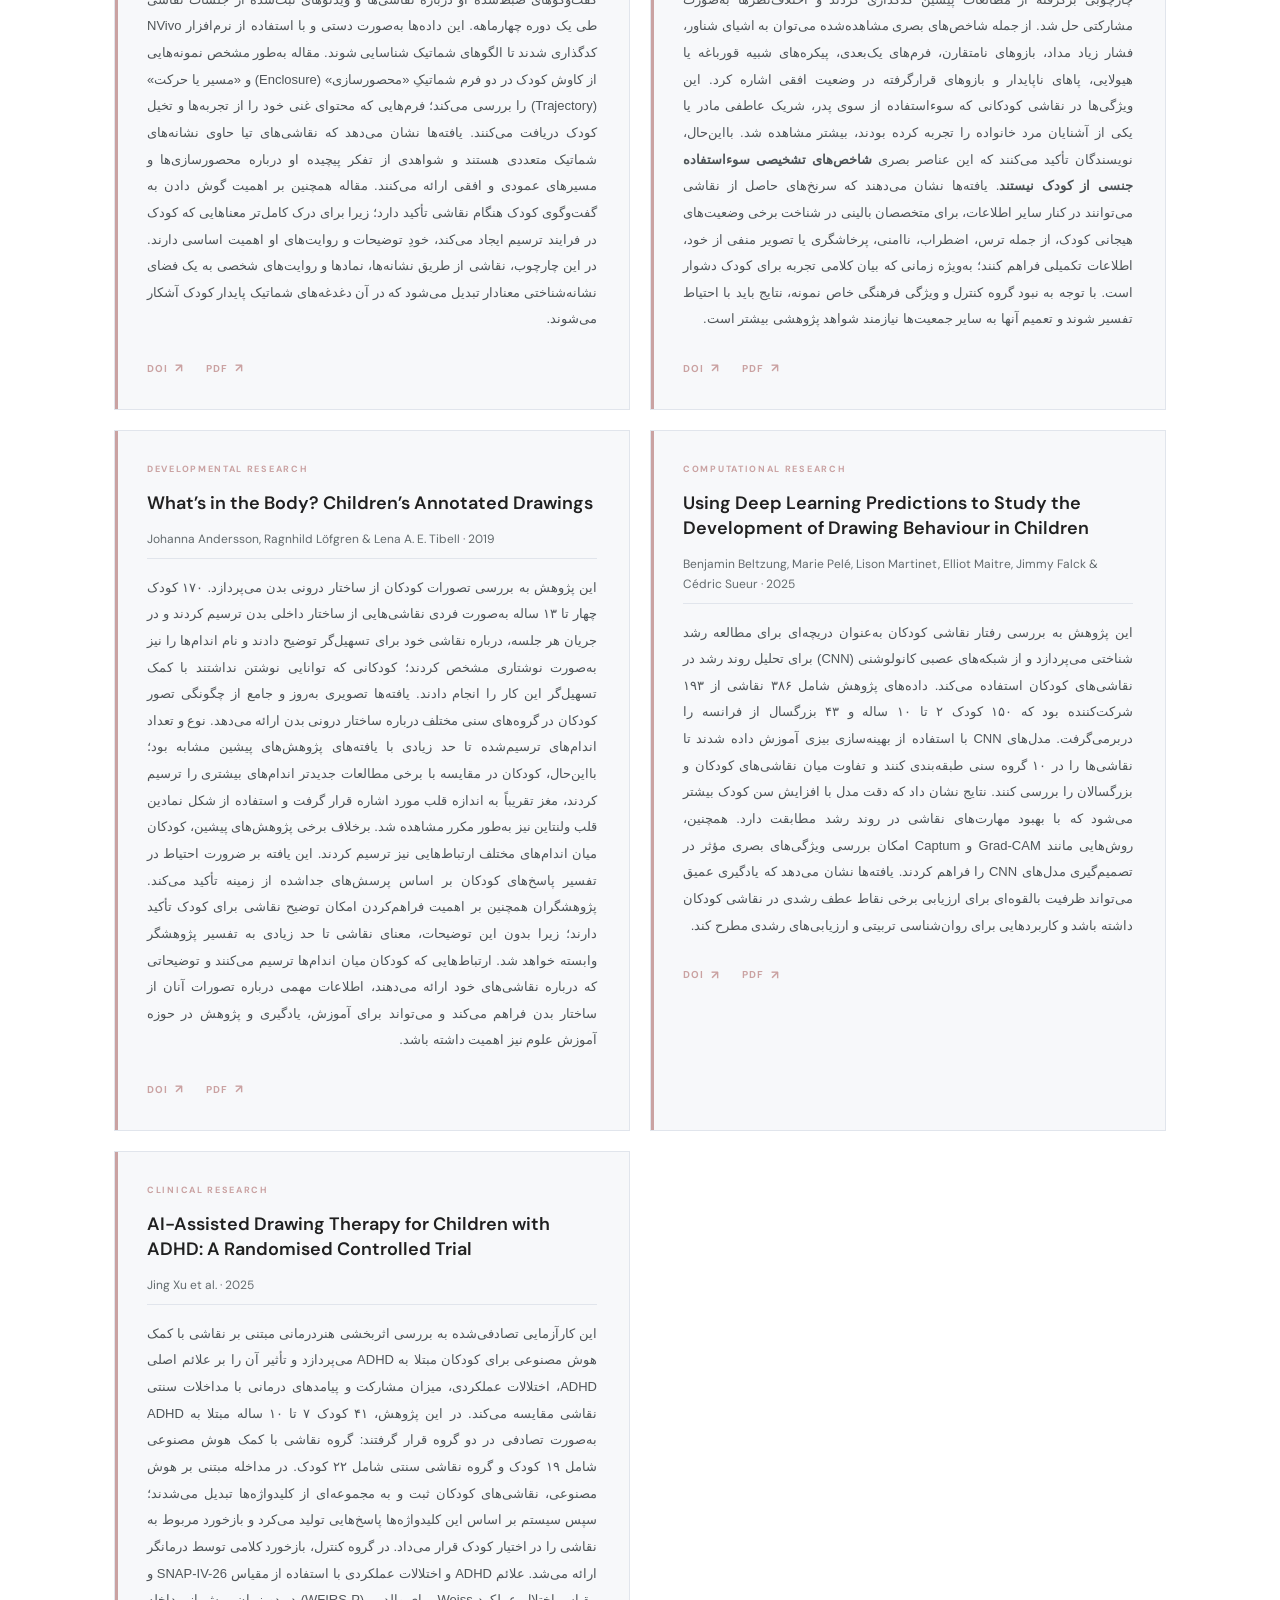
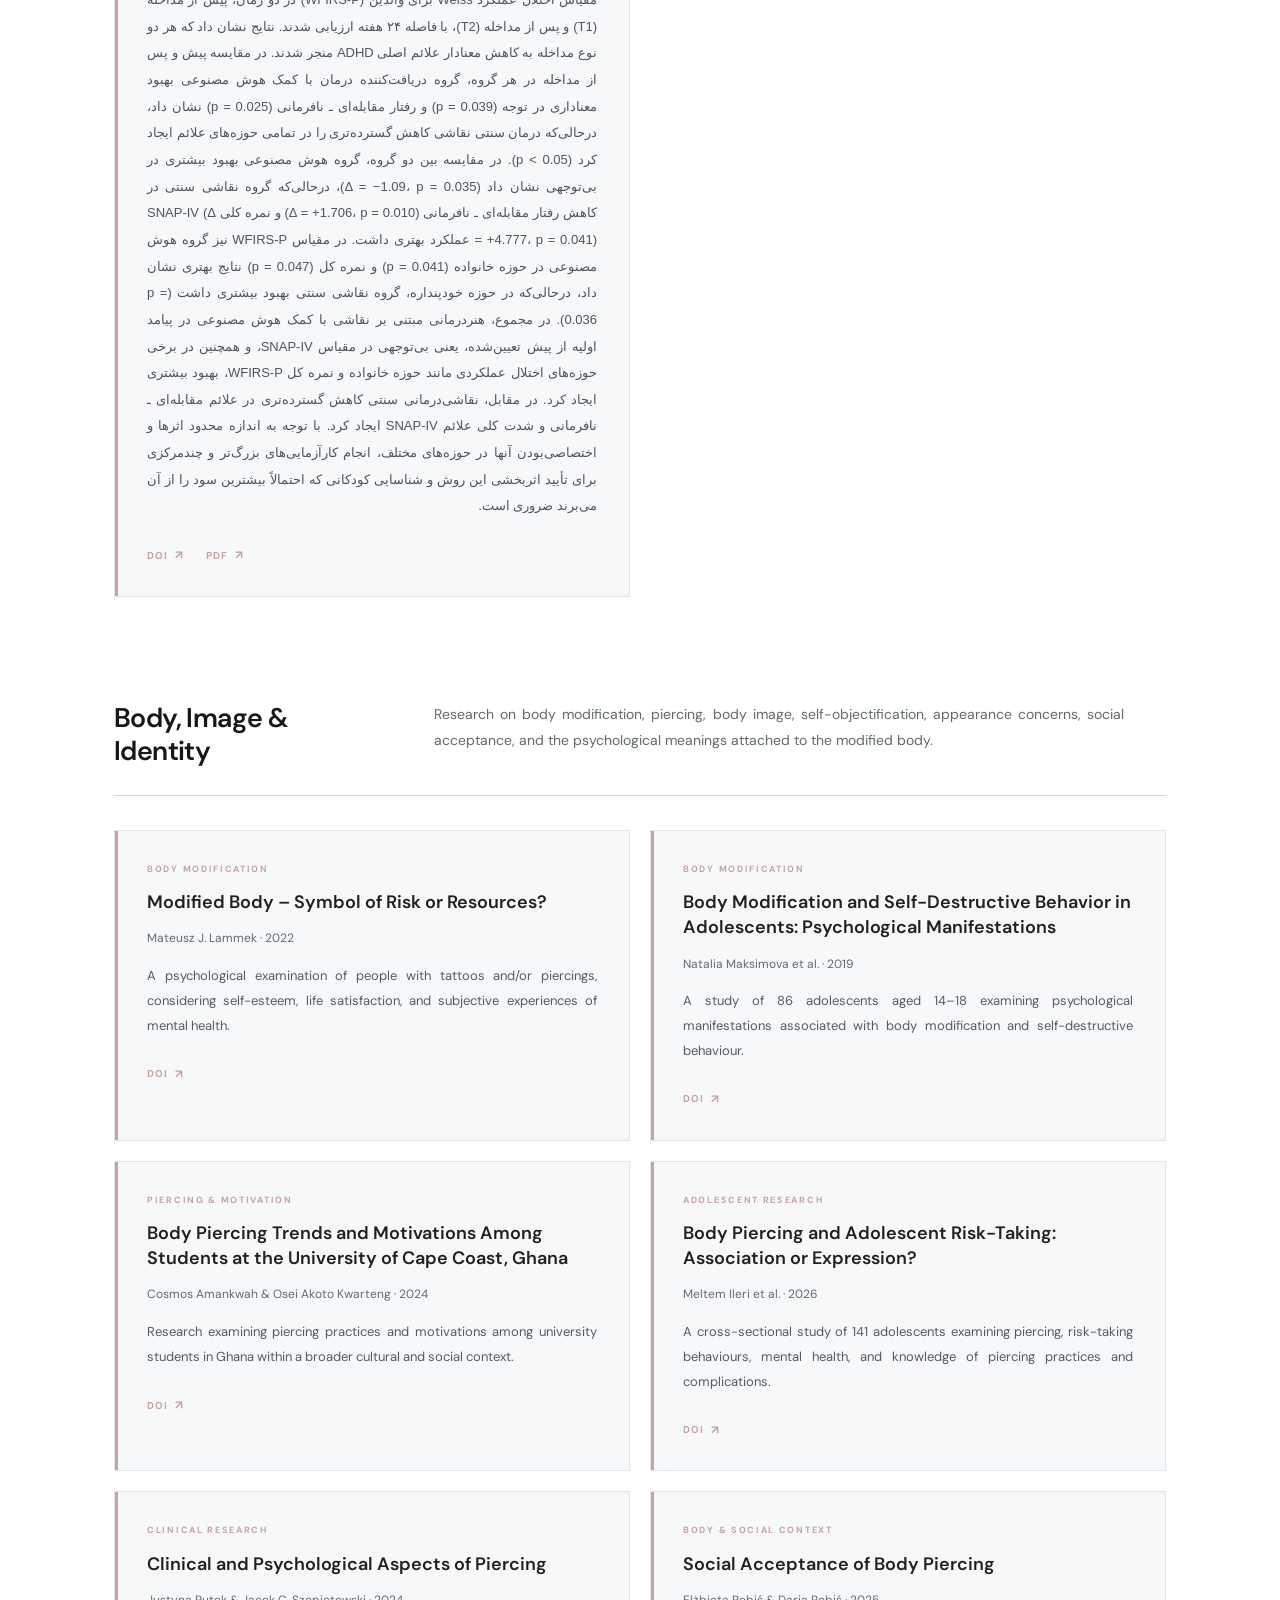
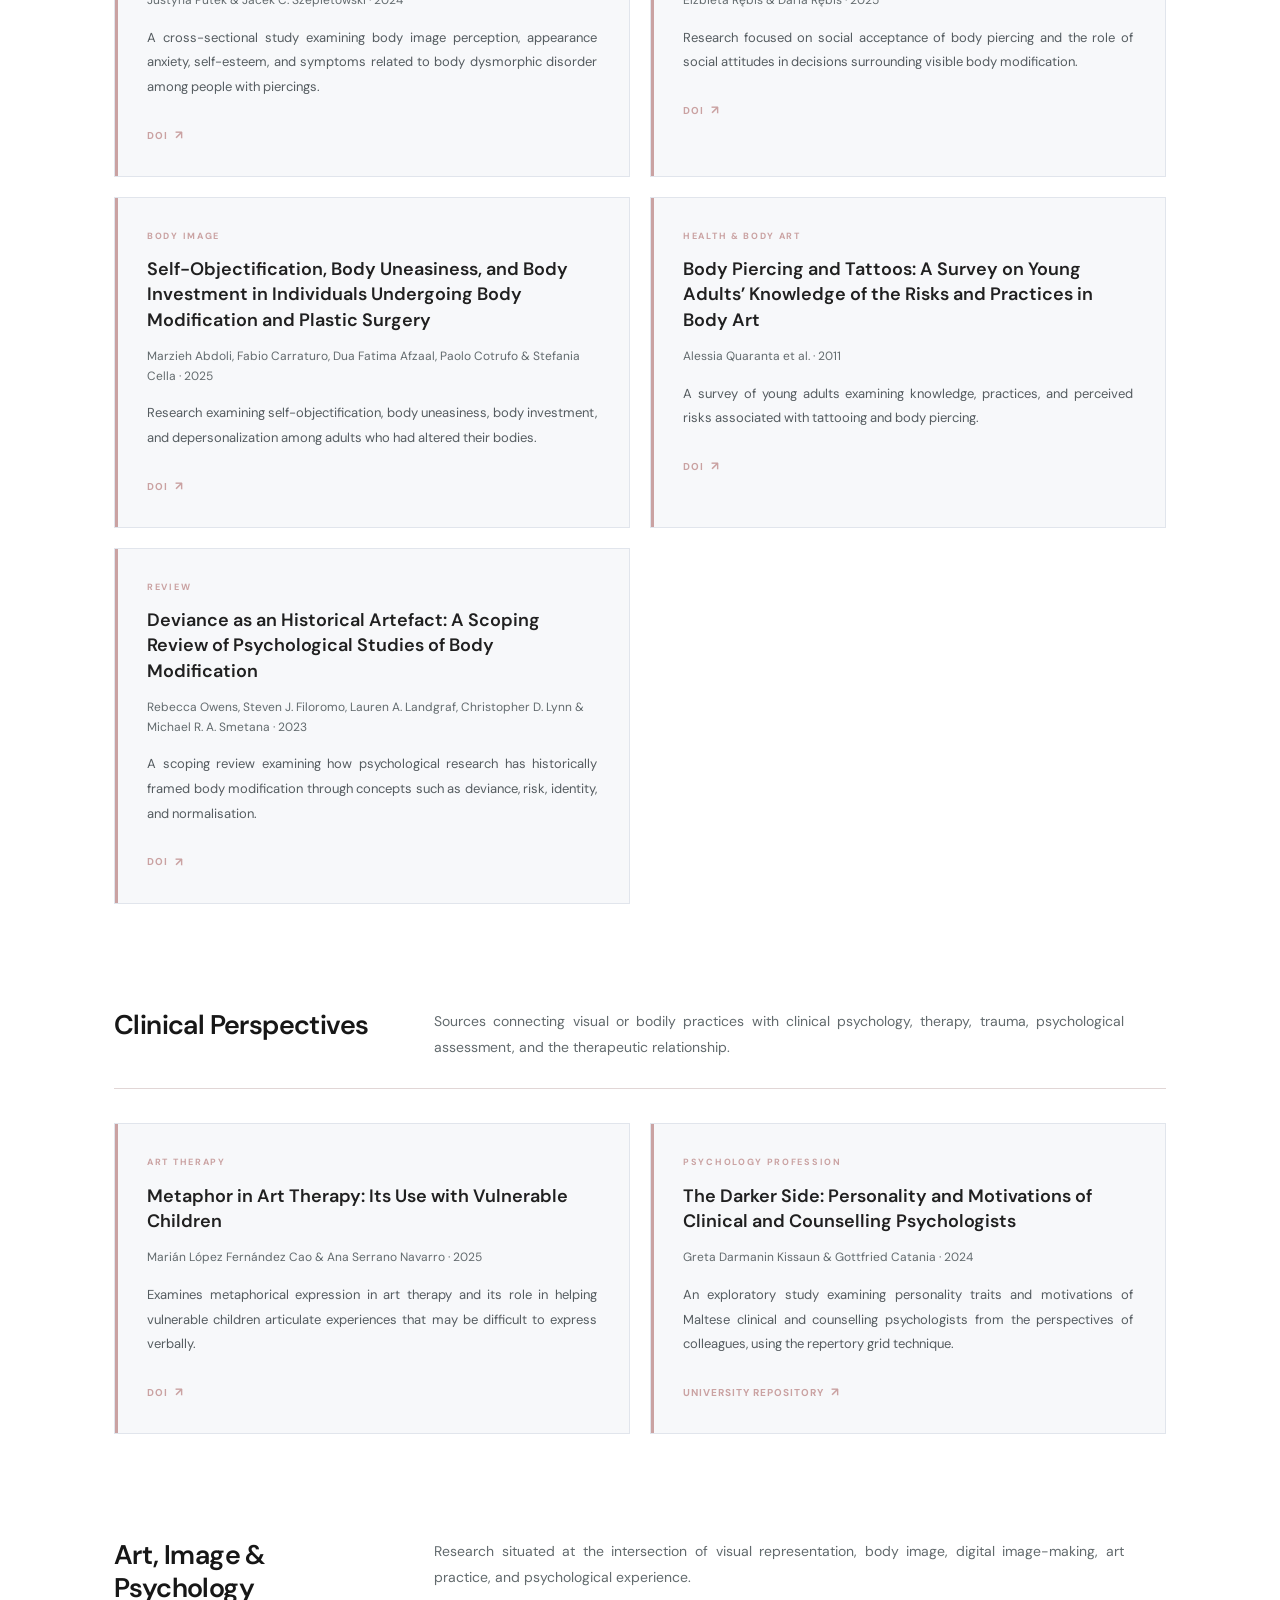
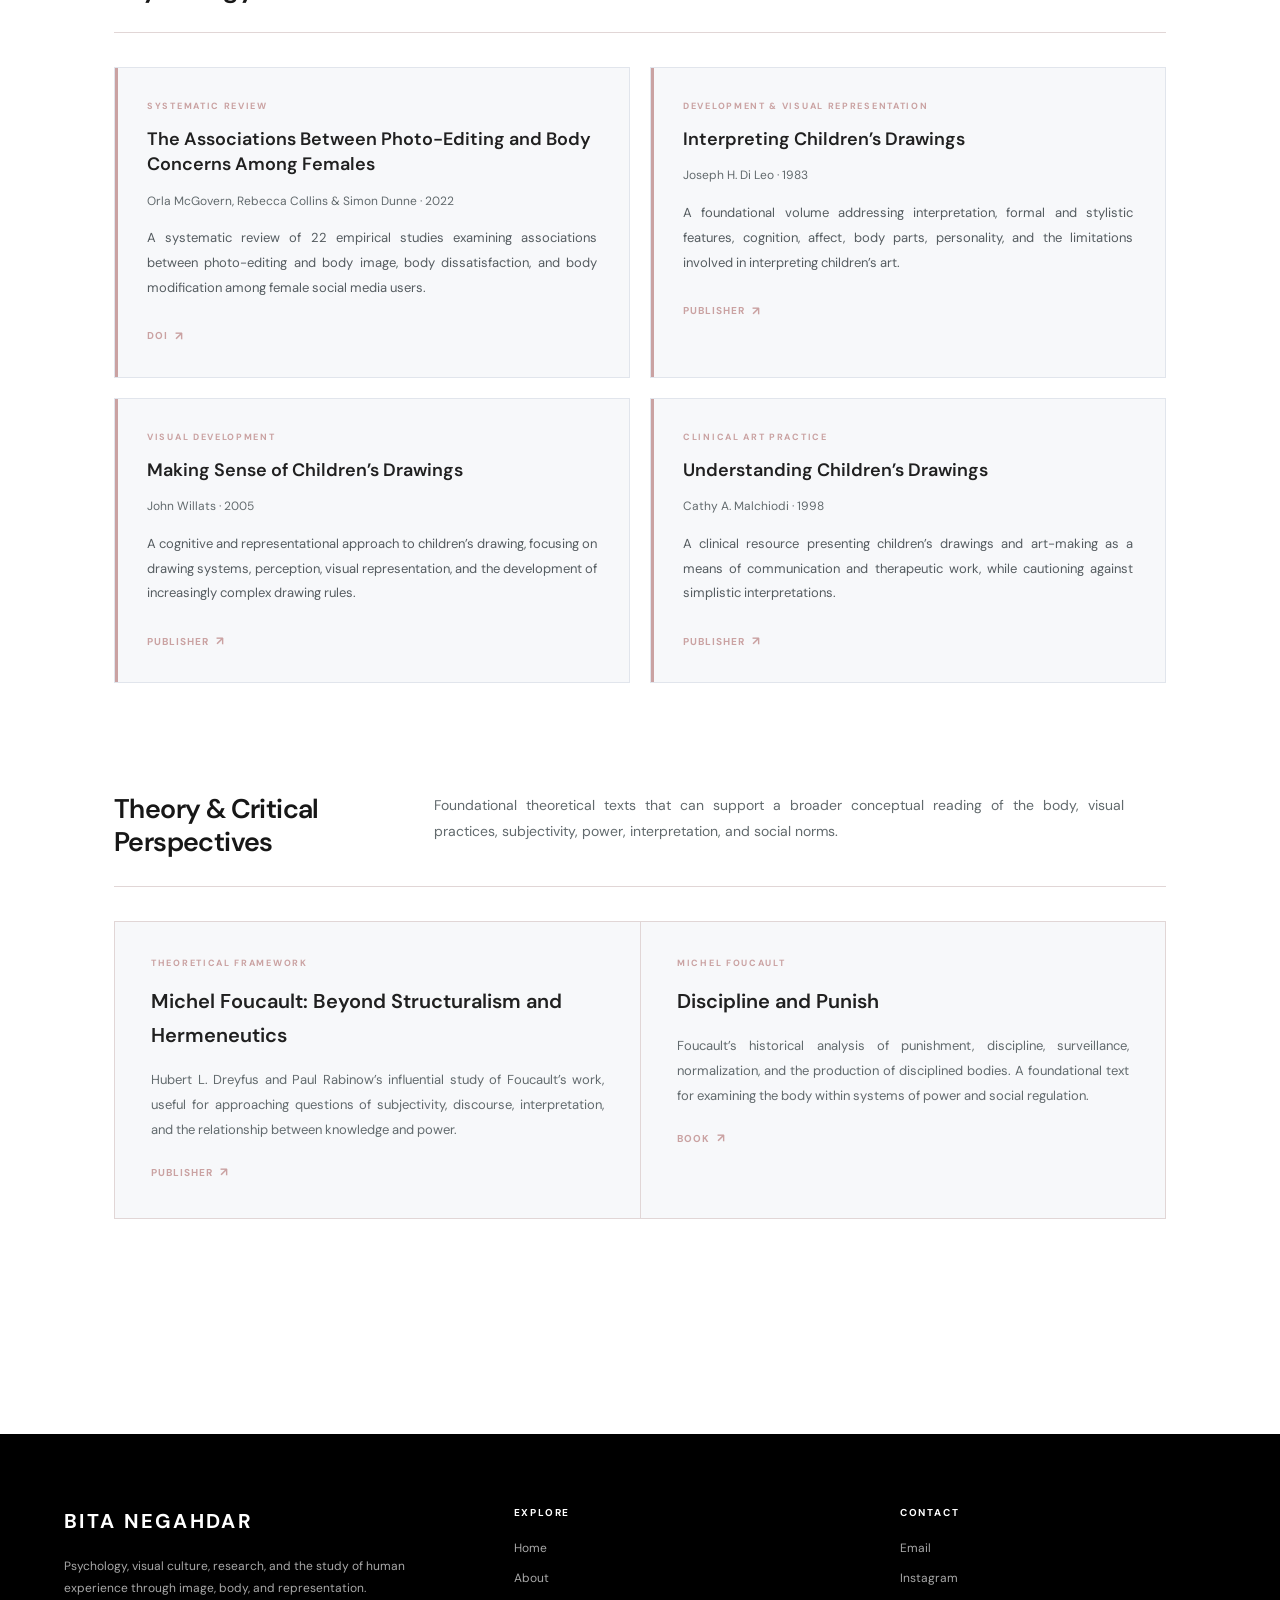
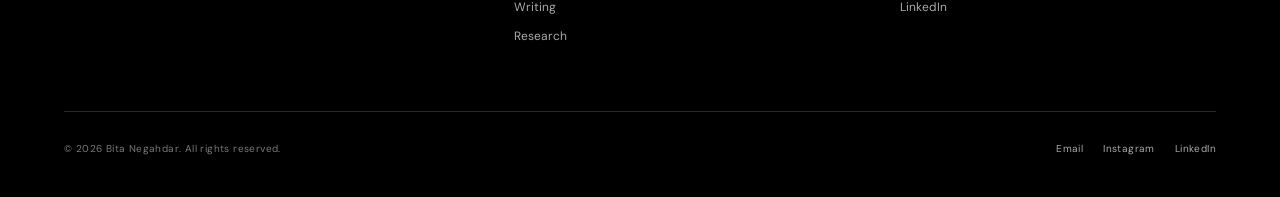
<file: research.html>
<!DOCTYPE html>
<html lang="en">

<head>

<meta charset="UTF-8">
<meta name="viewport" content="width=device-width, initial-scale=1.0">

<title>Research Library | Bita Negahdar</title>

<link href="https://fonts.googleapis.com/css2?family=DM+Sans:wght@300;400;500;600;700&display=swap" rel="stylesheet">

<style>

/* GLOBAL RESET */
*{margin:0;padding:0;box-sizing:border-box;}
html{scroll-behavior:smooth;}
body{
    background:#FFFFFF;
    color:#252525;
    font-family:"DM Sans",Arial,sans-serif;
    font-weight:400;
    line-height:1.7;
}
a{color:inherit;text-decoration:none;}

/* HEADER */
header{
    width:100%;
    min-height:76px;
    height:76px;
    padding:0 4vw;
    display:flex;
    align-items:center;
    justify-content:space-between;
    background:#000000;
    border-bottom:1px solid #000000;
}

.logo{
    font-family:"DM Sans",Arial,sans-serif;
    font-size:20px;
    font-weight:700;
    letter-spacing:2.4px;
    color:#FFFFFF;
    white-space:nowrap;
}

nav{
    display:flex;
    align-items:center;
    justify-content:flex-end;
    gap:10px;
    flex-shrink:0;
}

nav a{
    display:inline-flex;
    align-items:center;
    justify-content:center;
    min-height:38px;
    height:38px;
    padding:7px 10px;
    font-family:"DM Sans",Arial,sans-serif;
    font-size:11px;
    font-weight:600;
    letter-spacing:1.2px;
    line-height:1;
    text-transform:uppercase;
    color:#FFFFFF;
    background:transparent;
    border:1px solid transparent;
    white-space:nowrap;
    transition:background-color .25s ease,color .25s ease,border-color .25s ease;
}

nav a:hover{
    background:#CAA2A2;
    border-color:#CAA2A2;
    color:#FFFFFF;
}

.contact-btn{
    padding:9px 16px;
    background:#F6EEEE;
    border:1px solid #F6EEEE;
    color:#B88F8F;
}

.contact-btn:hover{
    background:#B88F8F;
    border-color:#B88F8F;
    color:#FFFFFF;
}

/* PAGE INTRO */
.page-intro{
    max-width:1180px;
    margin:0 auto;
    padding:105px 5vw 75px;
}

.intro-label{
    margin-bottom:22px;
    color:#CAA2A2;
    font-size:11px;
    font-weight:700;
    letter-spacing:2.2px;
    text-transform:uppercase;
}

.page-intro h1{
    margin-bottom:25px;
    color:#171717;
    font-size:52px;
    font-weight:600;
    letter-spacing:-1.8px;
    line-height:1.08;
}

.page-intro p{
    max-width:780px;
    color:#626A6D;
    font-size:16px;
    line-height:1.95;
    text-align:justify;
}

/* CATEGORY NAV */
.category-nav{
    max-width:1180px;
    margin:0 auto;
    padding:0 5vw 85px;
}

.category-nav-inner{
    display:grid;
    grid-template-columns:repeat(5,1fr);
    border-top:1px solid #E1D6D6;
    border-bottom:1px solid #E1D6D6;
}

.category-nav a{
    min-height:90px;
    padding:18px 17px;
    display:flex;
    align-items:center;
    justify-content:center;
    text-align:center;
    color:#CAA2A2;
    font-size:11px;
    font-weight:600;
    letter-spacing:.7px;
    line-height:1.5;
    text-transform:uppercase;
    border-right:1px solid #E1D6D6;
    transition:background-color .25s ease,color .25s ease;
}

.category-nav a:last-child{
    border-right:none;
}

.category-nav a:hover{
    background:#F6EEEE;
    color:#B88F8F;
}

/* MAIN CONTENT */
.library{
    max-width:1180px;
    margin:0 auto;
    padding:0 5vw 110px;
}

.library-section{
    margin-bottom:105px;
    scroll-margin-top:35px;
}

.section-heading{
    display:grid;
    grid-template-columns:260px 1fr;
    gap:60px;
    padding-bottom:28px;
    margin-bottom:34px;
    border-bottom:1px solid #E1D6D6;
}

.section-heading h2{
    color:#171717;
    font-size:27px;
    font-weight:600;
    letter-spacing:-.6px;
    line-height:1.2;
}

.section-heading p{
    max-width:690px;
    color:#626A6D;
    font-size:14px;
    line-height:1.85;
    text-align:justify;
}

/* RESEARCH GRID */
.research-grid{
    display:grid;
    grid-template-columns:repeat(2,1fr);
    gap:20px;
}

.research-card{
    position:relative;
    padding:31px 32px 29px;
    background:#F7F8FA;
    border:1px solid #E1E5EC;
    transition:transform .25s ease,border-color .25s ease,background-color .25s ease;
}

.research-card:hover{
    transform:translateY(-3px);
    background:#FFFFFF;
    border-color:#D4BBBB;
}

.research-card::before{
    content:"";
    position:absolute;
    top:0;
    left:0;
    width:3px;
    height:100%;
    background:#CAA2A2;
}

.card-type{
    margin-bottom:13px;
    color:#CAA2A2;
    font-size:9px;
    font-weight:700;
    letter-spacing:1.7px;
    text-transform:uppercase;
}

.research-card h3{
    margin-bottom:14px;
    color:#202020;
    font-size:18px;
    font-weight:600;
    line-height:1.4;
}

.authors{
    margin-bottom:15px;
    color:#626A6D;
    font-size:12px;
    line-height:1.65;
}

.description{
    margin-bottom:20px;
    color:#555C60;
    font-size:13px;
    line-height:1.9;
    text-align:justify;
}

.persian-description{
    direction:rtl;
    margin-top:-7px;
    margin-bottom:20px;
    padding-top:16px;
    border-top:1px solid #E1E5EC;
    color:#4F5558;
    font-family:Tahoma,Arial,sans-serif;
    font-size:13px;
    line-height:2.05;
    text-align:justify;
}

.source-link{
    display:inline-flex;
    align-items:center;
    gap:7px;
    color:#CAA2A2;
    font-size:10px;
    font-weight:700;
    letter-spacing:1px;
    text-transform:uppercase;
    border-bottom:1px solid transparent;
    transition:color .2s ease,border-color .2s ease;
}

.source-link:hover{
    color:#B88F8F;
    border-color:#B88F8F;
}

.source-link::after{
    content:"↗";
    font-size:12px;
}

.pdf-link{
    margin-left:18px;
}

/* BOOKS */
.books-grid{
    display:grid;
    grid-template-columns:repeat(3,1fr);
    gap:20px;
}

.book-card{
    padding:32px;
    background:#FFFFFF;
    border:1px solid #E1D6D6;
    min-height:275px;
    display:flex;
    flex-direction:column;
    transition:transform .25s ease,border-color .25s ease;
}

.book-card:hover{
    transform:translateY(-3px);
    border-color:#D4BBBB;
}

.book-card .card-type{
    margin-bottom:18px;
}

.book-card h3{
    margin-bottom:14px;
    color:#202020;
    font-size:18px;
    font-weight:600;
    line-height:1.45;
}

.book-author{
    margin-bottom:17px;
    color:#CAA2A2;
    font-size:12px;
    font-weight:600;
}

.book-description{
    margin-bottom:24px;
    color:#626A6D;
    font-size:12.5px;
    line-height:1.85;
    text-align:justify;
}

.book-card .source-link{
    margin-top:auto;
}

/* THEORY BLOCK */
.theory-section{
    padding-top:5px;
}

.theory-box{
    display:grid;
    grid-template-columns:1fr 1fr;
    gap:0;
    border:1px solid #E1D6D6;
}

.theory-item{
    padding:34px 36px;
    min-height:245px;
    background:#F7F8FA;
}

.theory-item + .theory-item{
    border-left:1px solid #E1D6D6;
}

.theory-item h3{
    margin-bottom:16px;
    color:#202020;
    font-size:20px;
    font-weight:600;
}

.theory-item p{
    color:#626A6D;
    font-size:13px;
    line-height:1.9;
    text-align:justify;
}

.theory-item .source-link{
    margin-top:20px;
}

/* FOOTER */
footer{
    background:#000000;
    color:#FFFFFF;
    padding:70px 5vw 40px;
}

.footer-inner{
    max-width:1180px;
    margin:0 auto;
}

.footer-top{
    display:grid;
    grid-template-columns:1.2fr 1fr 1fr;
    gap:70px;
    padding-bottom:55px;
    border-bottom:1px solid #292929;
}

.footer-brand{
    font-size:20px;
    font-weight:700;
    letter-spacing:2.3px;
}

.footer-description{
    max-width:360px;
    margin-top:17px;
    color:#A8A8A8;
    font-size:12px;
    line-height:1.85;
}

.footer-column h4{
    margin-bottom:17px;
    color:#FFFFFF;
    font-size:10px;
    font-weight:700;
    letter-spacing:1.8px;
    text-transform:uppercase;
}

.footer-column a{
    display:block;
    width:max-content;
    margin-bottom:9px;
    color:#A8A8A8;
    font-size:12px;
    transition:color .2s ease;
}

.footer-column a:hover{
    color:#CAA2A2;
}

.footer-bottom{
    display:flex;
    align-items:center;
    justify-content:space-between;
    padding-top:28px;
    color:#777777;
    font-size:10px;
    letter-spacing:.4px;
}

.footer-social{
    display:flex;
    gap:20px;
}

.footer-social a{
    color:#A8A8A8;
    transition:color .2s ease;
}

.footer-social a:hover{
    color:#CAA2A2;
}

/* RESPONSIVE */
@media(max-width:950px){

    .page-intro{
        padding-top:80px;
    }

    .page-intro h1{
        font-size:43px;
    }

    .category-nav-inner{
        grid-template-columns:repeat(3,1fr);
    }

    .category-nav a:nth-child(3){
        border-right:none;
    }

    .category-nav a:nth-child(-n+3){
        border-bottom:1px solid #E1D6D6;
    }

    .section-heading{
        grid-template-columns:1fr;
        gap:18px;
    }

    .books-grid{
        grid-template-columns:repeat(2,1fr);
    }

    .footer-top{
        grid-template-columns:1fr 1fr;
        gap:45px;
    }

    .footer-brand-area{
        grid-column:1 / -1;
    }
}

@media(max-width:700px){

    header{
        min-height:72px;
        height:auto;
        padding:14px 5vw;
        gap:15px;
        background:#000000;
    }

    .logo{
        font-size:14px;
        letter-spacing:1.8px;
    }

    nav{
        gap:4px;
        flex-wrap:wrap;
        justify-content:flex-end;
    }

    nav a{
        min-height:30px;
        height:30px;
        padding:5px 5px;
        font-size:7px;
        letter-spacing:.8px;
    }

    .contact-btn{
        padding:7px 9px;
    }

    .page-intro{
        padding:65px 6vw 55px;
    }

    .intro-label{
        margin-bottom:16px;
        font-size:9px;
    }

    .page-intro h1{
        margin-bottom:20px;
        font-size:36px;
        letter-spacing:-1px;
    }

    .page-intro p{
        font-size:13px;
        line-height:1.85;
        text-align:right;
    }

    .category-nav{
        padding:0 6vw 60px;
    }

    .category-nav-inner{
        grid-template-columns:repeat(2,1fr);
    }

    .category-nav a{
        min-height:75px;
        font-size:9px;
        padding:14px 9px;
    }

    .category-nav a:nth-child(2n){
        border-right:none;
    }

    .category-nav a:nth-child(-n+4){
        border-bottom:1px solid #E1D6D6;
    }

    .library{
        padding:0 6vw 75px;
    }

    .library-section{
        margin-bottom:75px;
    }

    .section-heading{
        gap:12px;
        margin-bottom:25px;
        padding-bottom:22px;
    }

    .section-heading h2{
        font-size:23px;
    }

    .section-heading p{
        font-size:12px;
        line-height:1.8;
        text-align:right;
    }

    .research-grid{
        grid-template-columns:1fr;
        gap:14px;
    }

    .research-card{
        padding:26px 25px 25px;
    }

    .research-card h3{
        font-size:16px;
    }

    .description{
        font-size:12px;
        line-height:1.85;
        text-align:right;
    }

    .persian-description{
        font-size:12px;
        line-height:2;
        text-align:right;
    }

    .source-link{
        font-size:9px;
    }

    .pdf-link{
        margin-left:12px;
    }

    .books-grid{
        grid-template-columns:1fr;
        gap:14px;
    }

    .book-card{
        min-height:auto;
        padding:27px 25px;
    }

    .book-card h3{
        font-size:16px;
    }

    .book-description{
        font-size:12px;
        text-align:right;
    }

    .theory-box{
        grid-template-columns:1fr;
    }

    .theory-item{
        min-height:auto;
        padding:28px 25px;
    }

    .theory-item + .theory-item{
        border-left:none;
        border-top:1px solid #E1D6D6;
    }

    .theory-item p{
        font-size:12px;
        text-align:right;
    }

    footer{
        padding:55px 6vw 32px;
    }

    .footer-top{
        grid-template-columns:1fr;
        gap:35px;
    }

    .footer-brand-area{
        grid-column:auto;
    }

    .footer-bottom{
        flex-direction:column;
        align-items:flex-start;
        gap:17px;
        line-height:1.7;
    }

}
</style>

</head>


<body>


<header>

    <div class="logo">
        BITA NEGAHDAR
    </div>

    <nav>

        <a href="https://bitanegahdar.ir/index.html">
            Home
        </a>

        <a href="https://bitanegahdar.ir/about.html">
            About
        </a>

        <a href="https://bitanegahdar.ir/writing.html">
            Writing
        </a>

        <a href="https://bitanegahdar.ir/index.html#research">
            Research
        </a>

        <a href="art-psychology.html">
            Art &amp; Psychology
        </a>

        <a href="https://bitanegahdar.ir/index.html#contact" class="contact-btn">
            Contact
        </a>

    </nav>

</header>


<section class="page-intro">

    <div class="intro-label">
        Research Library
    </div>

    <h1>
        Research Library
    </h1>

    <p>
        A curated collection of research articles, books, and theoretical
        sources exploring psychology through drawing, the body, visual
        representation, identity, development, clinical practice, and
        cultural experience.
    </p>

</section>


<section class="category-nav">

    <div class="category-nav-inner">

        <a href="#children-drawing">
            Children’s Drawings
        </a>

        <a href="#body-image">
            Body, Image &amp; Identity
        </a>

        <a href="#clinical">
            Clinical Perspectives
        </a>

        <a href="#art-image">
            Art, Image &amp; Psychology
        </a>

        <a href="#theory">
            Theory &amp; Critical Perspectives
        </a>

    </div>

</section>


<main class="library">


<section class="library-section" id="children-drawing">

    <div class="section-heading">

        <h2>
            Children’s Drawings
        </h2>

        <p>
            Research examining children’s drawings as developmental,
            communicative, representational, educational, and potentially
            clinical material. The emphasis here is on interpretation within
            context rather than treating isolated visual features as
            diagnostic signs.
        </p>

    </div>


    <div class="research-grid">


        <article class="research-card">

            <div class="card-type">
                Research Article
            </div>

            <h3>
                Children’s Drawings
            </h3>

            <div class="authors">
                Ann W. Burgess &amp; Carol R. Hartman · 1993
            </div>

            <p class="persian-description" lang="fa" dir="rtl">
                این مقاله به کاربرد نقاشی کودکان در مصاحبه‌های بالینی،
                ارزیابی تجربه‌های آسیب‌زا و دسترسی به خاطرات می‌پردازد.
                نویسندگان نقاشی را نه صرفاً به‌عنوان ابزاری فرافکن برای
                تشخیص، بلکه به‌عنوان وسیله‌ای ارتباطی و تداعی‌گر در نظر
                می‌گیرند که می‌تواند به بیان ابعاد هیجانی، حسی، ادراکی و
                شناختی تجربه کودک کمک کند. مقاله همچنین محدودیت‌های
                تفسیر تشخیصی نقاشی‌های کودکان را مطرح می‌کند و بر اهمیت
                توجه به اعتبار و پایایی روش‌های تحلیل نقاشی تأکید دارد.
            </p>

            <a class="source-link"
               href="https://doi.org/10.1016/0145-2134(93)90015-W"
               target="_blank"
               rel="noopener">
                DOI
            </a>

            <a class="source-link pdf-link"
               href="Children's%20drawings.pdf"
               target="_blank"
               rel="noopener">
                PDF
            </a>

        </article>


        <article class="research-card">

            <div class="card-type">
                Research Article
            </div>

            <h3>
                Developing Drawing Skill: Exploring the Role of Parental Support and Cultural Learning
            </h3>

            <div class="authors">
                Larissa Mendoza Straffon, Brenda de Groot, Naike D. Gorr,
                Yung-Ting Tsou &amp; Mariska E. Kret · 2024
            </div>

            <p class="persian-description" lang="fa" dir="rtl">
                این پژوهش به بررسی نقش حمایت والدین در رشد مهارت نقاشی کودکان
                و ارتباط آن با یادگیری فرهنگی می‌پردازد. نمونه پژوهش شامل
                ۶۸ زوج والد ـ کودک با کودکان ۳ تا ۶٫۹ ساله بود. والدین درباره
                اقداماتی که برای تقویت توانایی نقاشی کودک انجام می‌دادند
                گزارش ارائه کردند و مهارت نقاشی کودکان با استفاده از آزمون
                یکپارچگی دیداری ـ حرکتی بیری ـ بوک‌نیتسا ارزیابی شد.
                یافته‌ها نشان داد که حمایت والدین به‌طور کلی ارتباط معناداری
                با مهارت نقاشی کودکان نداشت؛ بااین‌حال، مؤلفه «داربست‌سازی»
                (Scaffolding) با مهارت بالاتر نقاشی ارتباط مثبت داشت.
                نتایج بر اهمیت بررسی رشد مهارت‌های نقاشی در چارچوب یادگیری
                فرهنگی و توجه به شکل‌های مشخص حمایت والدین تأکید می‌کند.
            </p>

            <a class="source-link"
               href="https://doi.org/10.1016/j.cogdev.2024.101444"
               target="_blank"
               rel="noopener">
                DOI
            </a>

            <a class="source-link pdf-link"
               href="developing%20drawing%20skill.pdf"
               target="_blank"
               rel="noopener">
                PDF
            </a>

        </article>


        <article class="research-card">

            <div class="card-type">
                Research Article
            </div>

            <h3>
                Signs, Symbols and Schemas: Understanding Meaning in a Child’s Drawings
            </h3>

            <div class="authors">
                Jo Deguara &amp; Cathy Nutbrown · 2018
            </div>

            <p class="persian-description" lang="fa" dir="rtl">
                این مقاله به بررسی ساختارهای شماتیک و شیوه شکل‌گیری معنا در
                نقاشی‌های یک دختر چهار ساله به نام تیا می‌پردازد. پژوهش ابتدا
                مروری بر ادبیات مربوط به بازنمایی‌های گرافیکی، نشانه‌ها و
                فرایند معنا‌سازی ارائه می‌کند و سپس با تمرکز بر فرم‌های
                شماتیک در نقاشی کودکان، چارچوب نظری مطالعه را شکل می‌دهد.
                داده‌های پژوهش شامل نقاشی‌هایی بود که کودک در خانه و مدرسه
                ترسیم کرده بود، گفت‌وگوهای ضبط‌شده او درباره نقاشی‌ها و
                ویدئوهای ثبت‌شده از جلسات نقاشی طی یک دوره چهارماهه. این
                داده‌ها به‌صورت دستی و با استفاده از نرم‌افزار NVivo
                کدگذاری شدند تا الگوهای شماتیک شناسایی شوند. مقاله به‌طور
                مشخص نمونه‌هایی از کاوش کودک در دو فرم شماتیکِ «محصورسازی»
                (Enclosure) و «مسیر یا حرکت» (Trajectory) را بررسی می‌کند؛
                فرم‌هایی که محتوای غنی خود را از تجربه‌ها و تخیل کودک
                دریافت می‌کنند. یافته‌ها نشان می‌دهد که نقاشی‌های تیا
                حاوی نشانه‌های شماتیک متعددی هستند و شواهدی از تفکر پیچیده
                او درباره محصورسازی‌ها و مسیرهای عمودی و افقی ارائه
                می‌کنند. مقاله همچنین بر اهمیت گوش دادن به گفت‌وگوی کودک
                هنگام نقاشی تأکید دارد؛ زیرا برای درک کامل‌تر معناهایی که
                کودک در فرایند ترسیم ایجاد می‌کند، خودِ توضیحات و روایت‌های
                او اهمیت اساسی دارند. در این چارچوب، نقاشی از طریق نشانه‌ها،
                نمادها و روایت‌های شخصی به یک فضای نشانه‌شناختی معنادار
                تبدیل می‌شود که در آن دغدغه‌های شماتیک پایدار کودک آشکار
                می‌شوند.
            </p>

            <a class="source-link"
               href="https://doi.org/10.1080/09669760.2017.1369398"
               target="_blank"
               rel="noopener">
                DOI
            </a>

            <a class="source-link pdf-link"
               href="Signs%20symbols%20and%20schemas%20understanding%20meaning%20in%20a%20child%20s%20drawings.pdf"
               target="_blank"
               rel="noopener">
                PDF
            </a>

        </article>


        <article class="research-card">

            <div class="card-type">
                Recent Research
            </div>

            <h3>
                Indicators in Children’s Drawings as a Tool for Identifying Sexual Abuse
            </h3>

            <div class="authors">
                Azam Pilevari, Mobina Zandieh, Maede Baniamerian &amp;
                Zahra Taghipour · 2026
            </div>

            <p class="persian-description" lang="fa" dir="rtl">
                این پژوهش به بررسی شاخص‌های هیجانی و رفتاری در نقاشی‌های
                ۲۸ کودک شامل ۱۳ دختر و ۱۵ پسر با سابقه تأییدشده سوءاستفاده
                جنسی در ایران می‌پردازد. بیشتر شرکت‌کنندگان، معادل ۸۵ درصد،
                کودکان مهاجر افغانستانی بودند. پژوهشگران با استفاده از
                تحلیل محتوای جهت‌دار، نقاشی‌های خانوادگی کودکان و توضیحات
                آنان درباره نقاشی را بررسی کردند. سه پژوهشگر به‌طور مستقل
                نقاشی‌ها را بر اساس چارچوبی برگرفته از مطالعات پیشین
                کدگذاری کردند و اختلاف‌نظرها به‌صورت مشارکتی حل شد.

                از جمله شاخص‌های بصری مشاهده‌شده می‌توان به اشیای شناور،
                فشار زیاد مداد، بازوهای نامتقارن، فرم‌های یک‌بعدی،
                پیکره‌های شبیه قورباغه یا هیولایی، پاهای ناپایدار و
                بازوهای قرارگرفته در وضعیت افقی اشاره کرد. این ویژگی‌ها
                در نقاشی کودکانی که سوءاستفاده از سوی پدر، شریک عاطفی مادر
                یا یکی از آشنایان مرد خانواده را تجربه کرده بودند، بیشتر
                مشاهده شد.

                بااین‌حال، نویسندگان تأکید می‌کنند که این عناصر بصری
                <strong>شاخص‌های تشخیصی سوءاستفاده جنسی از کودک نیستند</strong>.
                یافته‌ها نشان می‌دهند که سرنخ‌های حاصل از نقاشی می‌توانند
                در کنار سایر اطلاعات، برای متخصصان بالینی در شناخت برخی
                وضعیت‌های هیجانی کودک، از جمله ترس، اضطراب، ناامنی،
                پرخاشگری یا تصویر منفی از خود، اطلاعات تکمیلی فراهم کنند؛
                به‌ویژه زمانی که بیان کلامی تجربه برای کودک دشوار است.
                با توجه به نبود گروه کنترل و ویژگی فرهنگی خاص نمونه،
                نتایج باید با احتیاط تفسیر شوند و تعمیم آنها به سایر
                جمعیت‌ها نیازمند شواهد پژوهشی بیشتر است.
            </p>

            <a class="source-link"
               href="https://doi.org/10.1016/j.actpsy.2026.107524"
               target="_blank"
               rel="noopener">
                DOI
            </a>

            <a class="source-link pdf-link"
               href="Indicators%20in%20children's%20drawings%20as%20a%20tool%20for%20identifying%20sexual%20abuse.pdf"
               target="_blank"
               rel="noopener">
                PDF
            </a>

        </article>


        <article class="research-card">

            <div class="card-type">
                Developmental Research
            </div>

            <h3>
                What’s in the Body? Children’s Annotated Drawings
            </h3>

            <div class="authors">
                Johanna Andersson, Ragnhild Löfgren &amp; Lena A. E. Tibell · 2019
            </div>

            <p class="persian-description" lang="fa" dir="rtl">
                این پژوهش به بررسی تصورات کودکان از ساختار درونی بدن می‌پردازد.
                ۱۷۰ کودک چهار تا ۱۳ ساله به‌صورت فردی نقاشی‌هایی از ساختار
                داخلی بدن ترسیم کردند و در جریان هر جلسه، درباره نقاشی خود
                برای تسهیل‌گر توضیح دادند و نام اندام‌ها را نیز به‌صورت
                نوشتاری مشخص کردند؛ کودکانی که توانایی نوشتن نداشتند با کمک
                تسهیل‌گر این کار را انجام دادند. یافته‌ها تصویری به‌روز و
                جامع از چگونگی تصور کودکان در گروه‌های سنی مختلف درباره
                ساختار درونی بدن ارائه می‌دهد. نوع و تعداد اندام‌های
                ترسیم‌شده تا حد زیادی با یافته‌های پژوهش‌های پیشین مشابه بود؛
                بااین‌حال، کودکان در مقایسه با برخی مطالعات جدیدتر اندام‌های
                بیشتری را ترسیم کردند، مغز تقریباً به اندازه قلب مورد اشاره
                قرار گرفت و استفاده از شکل نمادین قلب ولنتاین نیز به‌طور
                مکرر مشاهده شد. برخلاف برخی پژوهش‌های پیشین، کودکان میان
                اندام‌های مختلف ارتباط‌هایی نیز ترسیم کردند. این یافته بر
                ضرورت احتیاط در تفسیر پاسخ‌های کودکان بر اساس پرسش‌های
                جداشده از زمینه تأکید می‌کند. پژوهشگران همچنین بر اهمیت
                فراهم‌کردن امکان توضیح نقاشی برای کودک تأکید دارند؛ زیرا
                بدون این توضیحات، معنای نقاشی تا حد زیادی به تفسیر پژوهشگر
                وابسته خواهد شد. ارتباط‌هایی که کودکان میان اندام‌ها
                ترسیم می‌کنند و توضیحاتی که درباره نقاشی‌های خود ارائه
                می‌دهند، اطلاعات مهمی درباره تصورات آنان از ساختار بدن
                فراهم می‌کند و می‌تواند برای آموزش، یادگیری و پژوهش در
                حوزه آموزش علوم نیز اهمیت داشته باشد.
            </p>

            <a class="source-link"
               href="https://doi.org/10.1080/00219266.2019.1569082"
               target="_blank"
               rel="noopener">
                DOI
            </a>

            <a class="source-link pdf-link"
               href="What%20s%20in%20the%20body%20%20Children%20s%20annotated%20drawings.pdf"
               target="_blank"
               rel="noopener">
                PDF
            </a>

        </article>


        <article class="research-card">

            <div class="card-type">
                Computational Research
            </div>

            <h3>
                Using Deep Learning Predictions to Study the Development of Drawing Behaviour in Children
            </h3>

            <div class="authors">
                Benjamin Beltzung, Marie Pelé, Lison Martinet, Elliot Maitre,
                Jimmy Falck &amp; Cédric Sueur · 2025
            </div>

            <p class="persian-description" lang="fa" dir="rtl">
                این پژوهش به بررسی رفتار نقاشی کودکان به‌عنوان دریچه‌ای برای
                مطالعه رشد شناختی می‌پردازد و از شبکه‌های عصبی کانولوشنی (CNN)
                برای تحلیل روند رشد در نقاشی‌های کودکان استفاده می‌کند.
                داده‌های پژوهش شامل ۳۸۶ نقاشی از ۱۹۳ شرکت‌کننده بود که
                ۱۵۰ کودک ۲ تا ۱۰ ساله و ۴۳ بزرگسال از فرانسه را دربرمی‌گرفت.
                مدل‌های CNN با استفاده از بهینه‌سازی بیزی آموزش داده شدند
                تا نقاشی‌ها را در ۱۰ گروه سنی طبقه‌بندی کنند و تفاوت میان
                نقاشی‌های کودکان و بزرگسالان را بررسی کنند. نتایج نشان داد
                که دقت مدل با افزایش سن کودک بیشتر می‌شود که با بهبود
                مهارت‌های نقاشی در روند رشد مطابقت دارد. همچنین، روش‌هایی
                مانند Grad-CAM و Captum امکان بررسی ویژگی‌های بصری مؤثر
                در تصمیم‌گیری مدل‌های CNN را فراهم کردند. یافته‌ها نشان
                می‌دهد که یادگیری عمیق می‌تواند ظرفیت بالقوه‌ای برای
                ارزیابی برخی نقاط عطف رشدی در نقاشی کودکان داشته باشد و
                کاربردهایی برای روان‌شناسی تربیتی و ارزیابی‌های رشدی مطرح کند.
            </p>

            <a class="source-link"
               href="https://doi.org/10.1016/j.displa.2025.103166"
               target="_blank"
               rel="noopener">
                DOI
            </a>

            <a class="source-link pdf-link"
               href="Using%20deep%20learning%20predictions%20to%20study%20the%20development%20of%20drawing%20behaviour%20in%20children.pdf"
               target="_blank"
               rel="noopener">
                PDF
            </a>

        </article>


        <article class="research-card">

            <div class="card-type">
                Clinical Research
            </div>

            <h3>
                AI-Assisted Drawing Therapy for Children with ADHD:
                A Randomised Controlled Trial
            </h3>

            <div class="authors">
                Jing Xu et al. · 2025
            </div>

            <p class="persian-description" lang="fa" dir="rtl">
                این کارآزمایی تصادفی‌شده به بررسی اثربخشی هنر‌درمانی مبتنی
                بر نقاشی با کمک هوش مصنوعی برای کودکان مبتلا به ADHD می‌پردازد
                و تأثیر آن را بر علائم اصلی ADHD، اختلالات عملکردی، میزان
                مشارکت و پیامدهای درمانی با مداخلات سنتی نقاشی مقایسه می‌کند.

                در این پژوهش، ۴۱ کودک ۷ تا ۱۰ ساله مبتلا به ADHD به‌صورت
                تصادفی در دو گروه قرار گرفتند: گروه نقاشی با کمک هوش مصنوعی
                شامل ۱۹ کودک و گروه نقاشی سنتی شامل ۲۲ کودک. در مداخله مبتنی
                بر هوش مصنوعی، نقاشی‌های کودکان ثبت و به مجموعه‌ای از
                کلیدواژه‌ها تبدیل می‌شدند؛ سپس سیستم بر اساس این کلیدواژه‌ها
                پاسخ‌هایی تولید می‌کرد و بازخورد مربوط به نقاشی را در اختیار
                کودک قرار می‌داد. در گروه کنترل، بازخورد کلامی توسط درمانگر
                ارائه می‌شد. علائم ADHD و اختلالات عملکردی با استفاده از
                مقیاس SNAP-IV-26 و مقیاس اختلال عملکرد Weiss برای والدین
                (WFIRS-P) در دو زمان، پیش از مداخله (T1) و پس از مداخله (T2)،
                با فاصله ۲۴ هفته ارزیابی شدند.

                نتایج نشان داد که هر دو نوع مداخله به کاهش معنادار علائم
                اصلی ADHD منجر شدند. در مقایسه پیش و پس از مداخله در هر
                گروه، گروه دریافت‌کننده درمان با کمک هوش مصنوعی بهبود
                معناداری در توجه (p = 0.039) و رفتار مقابله‌ای ـ نافرمانی
                (p = 0.025) نشان داد، درحالی‌که درمان سنتی نقاشی کاهش
                گسترده‌تری را در تمامی حوزه‌های علائم ایجاد کرد (p < 0.05).
                در مقایسه بین دو گروه، گروه هوش مصنوعی بهبود بیشتری در
                بی‌توجهی نشان داد (Δ = −1.09، p = 0.035)، درحالی‌که گروه
                نقاشی سنتی در کاهش رفتار مقابله‌ای ـ نافرمانی
                (Δ = +1.706، p = 0.010) و نمره کلی SNAP-IV
                (Δ = +4.777، p = 0.041) عملکرد بهتری داشت.

                در مقیاس WFIRS-P نیز گروه هوش مصنوعی در حوزه خانواده
                (p = 0.041) و نمره کل (p = 0.047) نتایج بهتری نشان داد،
                درحالی‌که در حوزه خودپنداره، گروه نقاشی سنتی بهبود بیشتری
                داشت (p = 0.036).

                در مجموع، هنر‌درمانی مبتنی بر نقاشی با کمک هوش مصنوعی در
                پیامد اولیه از پیش تعیین‌شده، یعنی بی‌توجهی در مقیاس SNAP-IV،
                و همچنین در برخی حوزه‌های اختلال عملکردی مانند حوزه خانواده
                و نمره کل WFIRS-P، بهبود بیشتری ایجاد کرد. در مقابل،
                نقاشی‌درمانی سنتی کاهش گسترده‌تری در علائم مقابله‌ای ـ
                نافرمانی و شدت کلی علائم SNAP-IV ایجاد کرد. با توجه به
                اندازه محدود اثرها و اختصاصی‌بودن آنها در حوزه‌های مختلف،
                انجام کارآزمایی‌های بزرگ‌تر و چندمرکزی برای تأیید اثربخشی
                این روش و شناسایی کودکانی که احتمالاً بیشترین سود را از آن
                می‌برند ضروری است.
            </p>

            <a class="source-link"
               href="https://doi.org/10.1016/j.ctim.2025.103262"
               target="_blank"
               rel="noopener">
                DOI
            </a>

            <a class="source-link pdf-link"
               href="AI%20assisted%20drawing%20therapy%20for%20children%20with%20ADHD%20A%20randomised%20controlled%20trial.pdf"
               target="_blank"
               rel="noopener">
                PDF
            </a>

        </article>

    </div>

</section>


<section class="library-section" id="body-image">

    <div class="section-heading">

        <h2>
            Body, Image &amp; Identity
        </h2>

        <p>
            Research on body modification, piercing, body image,
            self-objectification, appearance concerns, social acceptance,
            and the psychological meanings attached to the modified body.
        </p>

    </div>

    <div class="research-grid">


        <article class="research-card">

            <div class="card-type">
                Body Modification
            </div>

            <h3>
                Modified Body – Symbol of Risk or Resources?
            </h3>

            <div class="authors">
                Mateusz J. Lammek · 2022
            </div>

            <p class="description">
                A psychological examination of people with tattoos and/or
                piercings, considering self-esteem, life satisfaction, and
                subjective experiences of mental health.
            </p>

            <a class="source-link"
               href="https://doi.org/10.12740/PP/131686"
               target="_blank"
               rel="noopener">
                DOI
            </a>

        </article>


        <article class="research-card">

            <div class="card-type">
                Body Modification
            </div>

            <h3>
                Body Modification and Self-Destructive Behavior in Adolescents:
                Psychological Manifestations
            </h3>

            <div class="authors">
                Natalia Maksimova et al. · 2019
            </div>

            <p class="description">
                A study of 86 adolescents aged 14–18 examining psychological
                manifestations associated with body modification and
                self-destructive behaviour.
            </p>

            <a class="source-link"
               href="https://doi.org/10.2991/icpcs-19.2019.92"
               target="_blank"
               rel="noopener">
                DOI
            </a>

        </article>


        <article class="research-card">

            <div class="card-type">
                Piercing &amp; Motivation
            </div>

            <h3>
                Body Piercing Trends and Motivations Among Students at the
                University of Cape Coast, Ghana
            </h3>

            <div class="authors">
                Cosmos Amankwah &amp; Osei Akoto Kwarteng · 2024
            </div>

            <p class="description">
                Research examining piercing practices and motivations among
                university students in Ghana within a broader cultural and
                social context.
            </p>

            <a class="source-link"
               href="https://doi.org/10.31248/IJAH2024.174"
               target="_blank"
               rel="noopener">
                DOI
            </a>

        </article>


        <article class="research-card">

            <div class="card-type">
                Adolescent Research
            </div>

            <h3>
                Body Piercing and Adolescent Risk-Taking:
                Association or Expression?
            </h3>

            <div class="authors">
                Meltem Ileri et al. · 2026
            </div>

            <p class="description">
                A cross-sectional study of 141 adolescents examining piercing,
                risk-taking behaviours, mental health, and knowledge of piercing
                practices and complications.
            </p>

            <a class="source-link"
               href="https://doi.org/10.1007/s00431-026-07115-x"
               target="_blank"
               rel="noopener">
                DOI
            </a>

        </article>


        <article class="research-card">

            <div class="card-type">
                Clinical Research
            </div>

            <h3>
                Clinical and Psychological Aspects of Piercing
            </h3>

            <div class="authors">
                Justyna Putek &amp; Jacek C. Szepietowski · 2024
            </div>

            <p class="description">
                A cross-sectional study examining body image perception,
                appearance anxiety, self-esteem, and symptoms related to body
                dysmorphic disorder among people with piercings.
            </p>

            <a class="source-link"
               href="https://doi.org/10.3390/cosmetics11060207"
               target="_blank"
               rel="noopener">
                DOI
            </a>

        </article>


        <article class="research-card">

            <div class="card-type">
                Body &amp; Social Context
            </div>

            <h3>
                Social Acceptance of Body Piercing
            </h3>

            <div class="authors">
                Elżbieta Rębiś &amp; Daria Rębiś · 2025
            </div>

            <p class="description">
                Research focused on social acceptance of body piercing and the
                role of social attitudes in decisions surrounding visible body
                modification.
            </p>

            <a class="source-link"
               href="https://doi.org/10.5114/ms.2025.154757"
               target="_blank"
               rel="noopener">
                DOI
            </a>

        </article>


        <article class="research-card">

            <div class="card-type">
                Body Image
            </div>

            <h3>
                Self-Objectification, Body Uneasiness, and Body Investment in
                Individuals Undergoing Body Modification and Plastic Surgery
            </h3>

            <div class="authors">
                Marzieh Abdoli, Fabio Carraturo, Dua Fatima Afzaal,
                Paolo Cotrufo &amp; Stefania Cella · 2025
            </div>

            <p class="description">
                Research examining self-objectification, body uneasiness,
                body investment, and depersonalization among adults who had
                altered their bodies.
            </p>

            <a class="source-link"
               href="https://doi.org/10.1007/s40519-025-01795-4"
               target="_blank"
               rel="noopener">
                DOI
            </a>

        </article>


        <article class="research-card">

            <div class="card-type">
                Health &amp; Body Art
            </div>

            <h3>
                Body Piercing and Tattoos: A Survey on Young Adults’
                Knowledge of the Risks and Practices in Body Art
            </h3>

            <div class="authors">
                Alessia Quaranta et al. · 2011
            </div>

            <p class="description">
                A survey of young adults examining knowledge, practices, and
                perceived risks associated with tattooing and body piercing.
            </p>

            <a class="source-link"
               href="https://doi.org/10.1186/1471-2458-11-774"
               target="_blank"
               rel="noopener">
                DOI
            </a>

        </article>


        <article class="research-card">

            <div class="card-type">
                Review
            </div>

            <h3>
                Deviance as an Historical Artefact: A Scoping Review of
                Psychological Studies of Body Modification
            </h3>

            <div class="authors">
                Rebecca Owens, Steven J. Filoromo, Lauren A. Landgraf,
                Christopher D. Lynn &amp; Michael R. A. Smetana · 2023
            </div>

            <p class="description">
                A scoping review examining how psychological research has
                historically framed body modification through concepts such
                as deviance, risk, identity, and normalisation.
            </p>

            <a class="source-link"
               href="https://doi.org/10.1057/s41599-023-01511-6"
               target="_blank"
               rel="noopener">
                DOI
            </a>

        </article>

    </div>

</section>


<section class="library-section" id="clinical">

    <div class="section-heading">

        <h2>
            Clinical Perspectives
        </h2>

        <p>
            Sources connecting visual or bodily practices with clinical
            psychology, therapy, trauma, psychological assessment, and the
            therapeutic relationship.
        </p>

    </div>

    <div class="research-grid">


        <article class="research-card">

            <div class="card-type">
                Art Therapy
            </div>

            <h3>
                Metaphor in Art Therapy: Its Use with Vulnerable Children
            </h3>

            <div class="authors">
                Marián López Fernández Cao &amp; Ana Serrano Navarro · 2025
            </div>

            <p class="description">
                Examines metaphorical expression in art therapy and its role
                in helping vulnerable children articulate experiences that may
                be difficult to express verbally.
            </p>

            <a class="source-link"
               href="https://doi.org/10.1016/j.aip.2025.102376"
               target="_blank"
               rel="noopener">
                DOI
            </a>

        </article>


        <article class="research-card">

            <div class="card-type">
                Psychology Profession
            </div>

            <h3>
                The Darker Side: Personality and Motivations of Clinical and
                Counselling Psychologists
            </h3>

            <div class="authors">
                Greta Darmanin Kissaun &amp; Gottfried Catania · 2024
            </div>

            <p class="description">
                An exploratory study examining personality traits and
                motivations of Maltese clinical and counselling psychologists
                from the perspectives of colleagues, using the repertory grid
                technique.
            </p>

            <a class="source-link"
               href="https://www.um.edu.mt/library/oar/handle/123456789/136208"
               target="_blank"
               rel="noopener">
                University Repository
            </a>

        </article>

    </div>

</section>


<section class="library-section" id="art-image">

    <div class="section-heading">

        <h2>
            Art, Image &amp; Psychology
        </h2>

        <p>
            Research situated at the intersection of visual representation,
            body image, digital image-making, art practice, and psychological
            experience.
        </p>

    </div>

    <div class="research-grid">


        <article class="research-card">

            <div class="card-type">
                Systematic Review
            </div>

            <h3>
                The Associations Between Photo-Editing and Body Concerns Among Females
            </h3>

            <div class="authors">
                Orla McGovern, Rebecca Collins &amp; Simon Dunne · 2022
            </div>

            <p class="description">
                A systematic review of 22 empirical studies examining
                associations between photo-editing and body image, body
                dissatisfaction, and body modification among female social
                media users.
            </p>

            <a class="source-link"
               href="https://doi.org/10.1016/j.bodyim.2022.10.013"
               target="_blank"
               rel="noopener">
                DOI
            </a>

        </article>


        <article class="research-card">

            <div class="card-type">
                Development &amp; Visual Representation
            </div>

            <h3>
                Interpreting Children’s Drawings
            </h3>

            <div class="authors">
                Joseph H. Di Leo · 1983
            </div>

            <p class="description">
                A foundational volume addressing interpretation, formal and
                stylistic features, cognition, affect, body parts, personality,
                and the limitations involved in interpreting children’s art.
            </p>

            <a class="source-link"
               href="https://www.routledge.com/Interpreting-Childrens-Drawings/DiLeo/p/book/9780876303313"
               target="_blank"
               rel="noopener">
                Publisher
            </a>

        </article>


        <article class="research-card">

            <div class="card-type">
                Visual Development
            </div>

            <h3>
                Making Sense of Children’s Drawings
            </h3>

            <div class="authors">
                John Willats · 2005
            </div>

            <p class="description">
                A cognitive and representational approach to children’s
                drawing, focusing on drawing systems, perception, visual
                representation, and the development of increasingly complex
                drawing rules.
            </p>

            <a class="source-link"
               href="https://www.routledge.com/Making-Sense-of-Childrens-Drawings/Willats/p/book/9780805845389"
               target="_blank"
               rel="noopener">
                Publisher
            </a>

        </article>


        <article class="research-card">

            <div class="card-type">
                Clinical Art Practice
            </div>

            <h3>
                Understanding Children’s Drawings
            </h3>

            <div class="authors">
                Cathy A. Malchiodi · 1998
            </div>

            <p class="description">
                A clinical resource presenting children’s drawings and
                art-making as a means of communication and therapeutic work,
                while cautioning against simplistic interpretations.
            </p>

            <a class="source-link"
               href="https://www.guilford.com/books/Understanding-Childrens-Drawings/Cathy-Malchiodi/9781572303720"
               target="_blank"
               rel="noopener">
                Publisher
            </a>

        </article>

    </div>

</section>


<section class="library-section theory-section" id="theory">

    <div class="section-heading">

        <h2>
            Theory &amp; Critical Perspectives
        </h2>

        <p>
            Foundational theoretical texts that can support a broader
            conceptual reading of the body, visual practices, subjectivity,
            power, interpretation, and social norms.
        </p>

    </div>

    <div class="theory-box">


        <article class="theory-item">

            <div class="card-type">
                Theoretical Framework
            </div>

            <h3>
                Michel Foucault: Beyond Structuralism and Hermeneutics
            </h3>

            <p>
                Hubert L. Dreyfus and Paul Rabinow’s influential study of
                Foucault’s work, useful for approaching questions of
                subjectivity, discourse, interpretation, and the relationship
                between knowledge and power.
            </p>

            <a class="source-link"
               href="https://doi.org/10.7208/chicago/9780226154534.001.0001"
               target="_blank"
               rel="noopener">
                Publisher
            </a>

        </article>


        <article class="theory-item">

            <div class="card-type">
                Michel Foucault
            </div>

            <h3>
                Discipline and Punish
            </h3>

            <p>
                Foucault’s historical analysis of punishment, discipline,
                surveillance, normalization, and the production of disciplined
                bodies. A foundational text for examining the body within
                systems of power and social regulation.
            </p>

            <a class="source-link"
               href="https://books.google.com/books?id=6a3pAAAAMAAJ"
               target="_blank"
               rel="noopener">
                Book
            </a>

        </article>

    </div>

</section>

</main>


<footer id="contact">

    <div class="footer-inner">

        <div class="footer-top">


            <div class="footer-brand-area">

                <div class="footer-brand">
                    BITA NEGAHDAR
                </div>

                <p class="footer-description">
                    Psychology, visual culture, research, and the study of
                    human experience through image, body, and representation.
                </p>

            </div>


            <div class="footer-column">

                <h4>
                    Explore
                </h4>

                <a href="https://bitanegahdar.ir/index.html">
                    Home
                </a>

                <a href="https://bitanegahdar.ir/about.html">
                    About
                </a>

                <a href="https://bitanegahdar.ir/writing.html">
                    Writing
                </a>

                <a href="https://bitanegahdar.ir/research.html">
                    Research
                </a>

            </div>


            <div class="footer-column">

                <h4>
                    Contact
                </h4>

                <a href="mailto:bitanegahdar@gmail.com">
                    Email
                </a>

                <a href="https://www.instagram.com/bitanegahdar.ir/"
                   target="_blank"
                   rel="noopener">
                    Instagram
                </a>

                <a href="https://www.linkedin.com/in/bita-negahdar/"
                   target="_blank"
                   rel="noopener">
                    LinkedIn
                </a>

            </div>

        </div>


        <div class="footer-bottom">

            <div>
                © 2026 Bita Negahdar. All rights reserved.
            </div>

            <div class="footer-social">

                <a href="mailto:bitanegahdar@gmail.com">
                    Email
                </a>

                <a href="https://www.instagram.com/bitanegahdar.ir/"
                   target="_blank"
                   rel="noopener">
                    Instagram
                </a>

                <a href="https://www.linkedin.com/in/bita-negahdar/"
                   target="_blank"
                   rel="noopener">
                    LinkedIn
                </a>

            </div>

        </div>

    </div>

</footer>

</body>
</html>
</file>
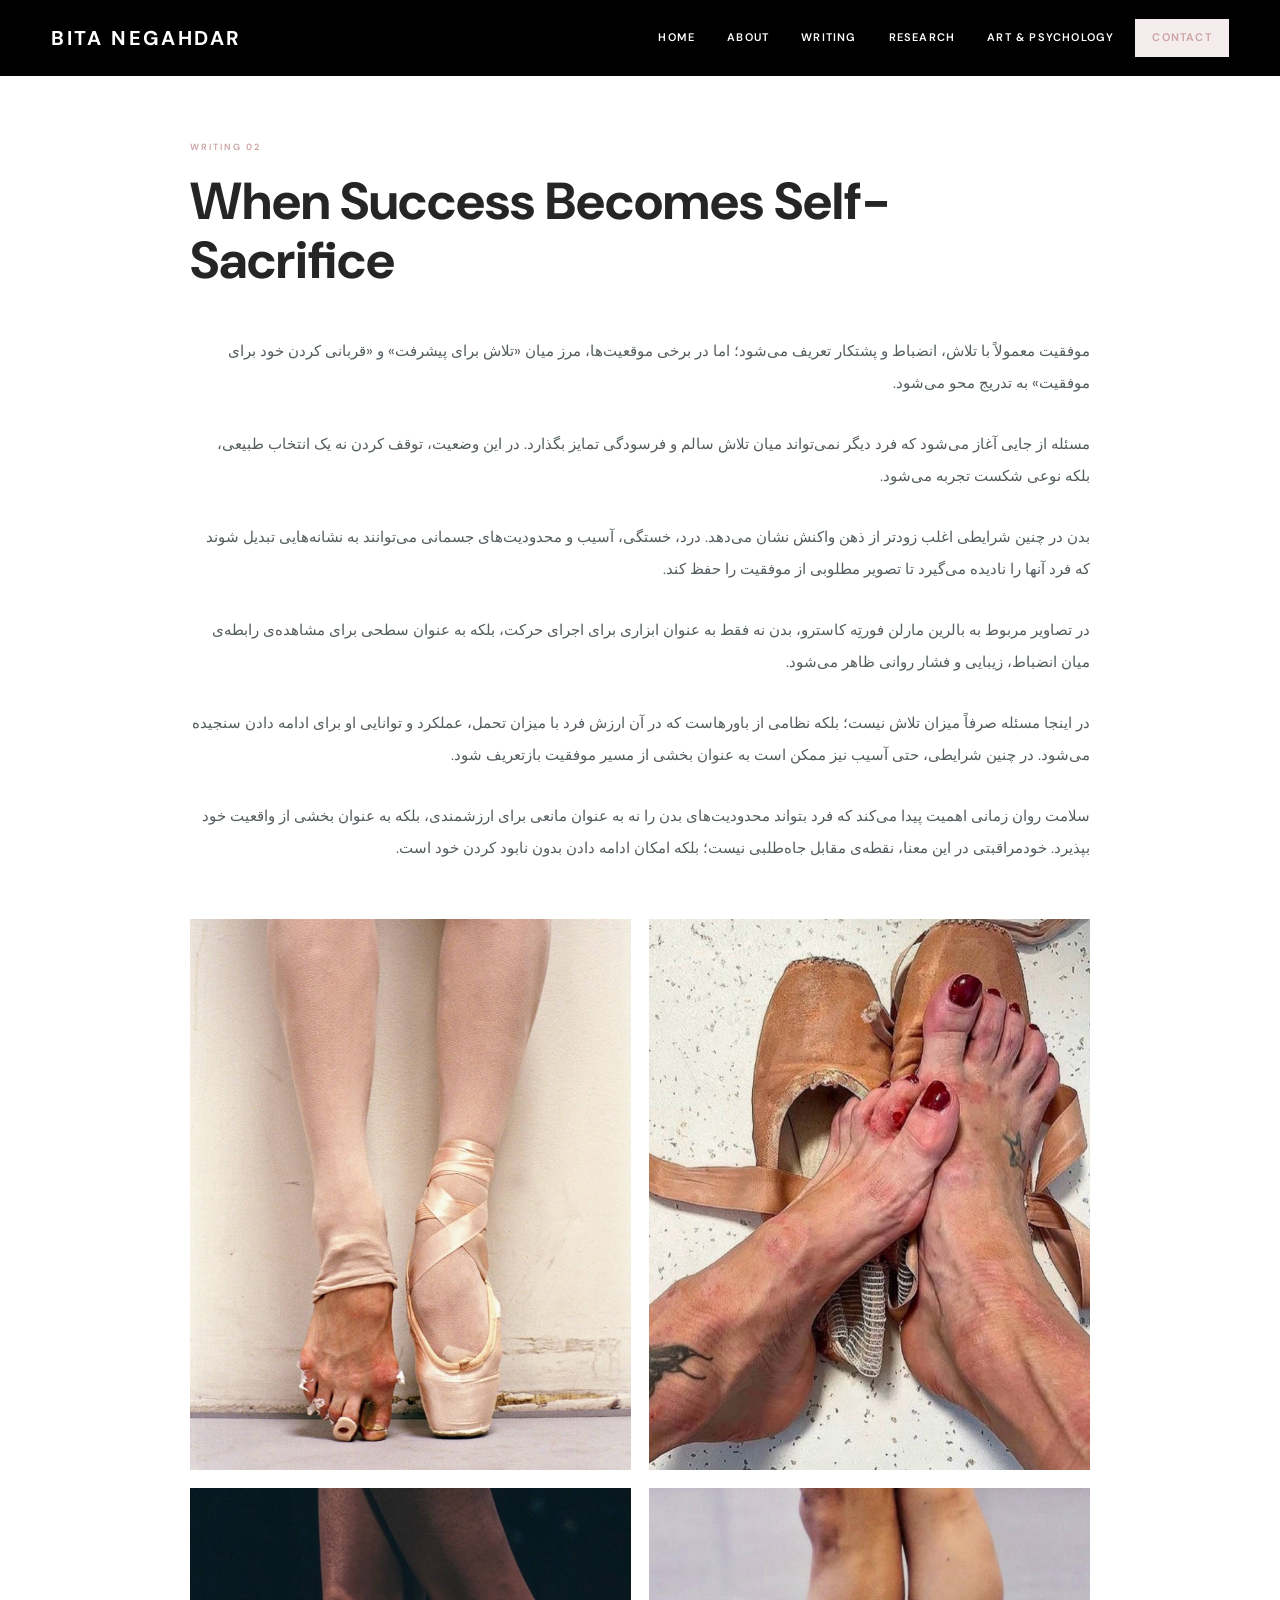
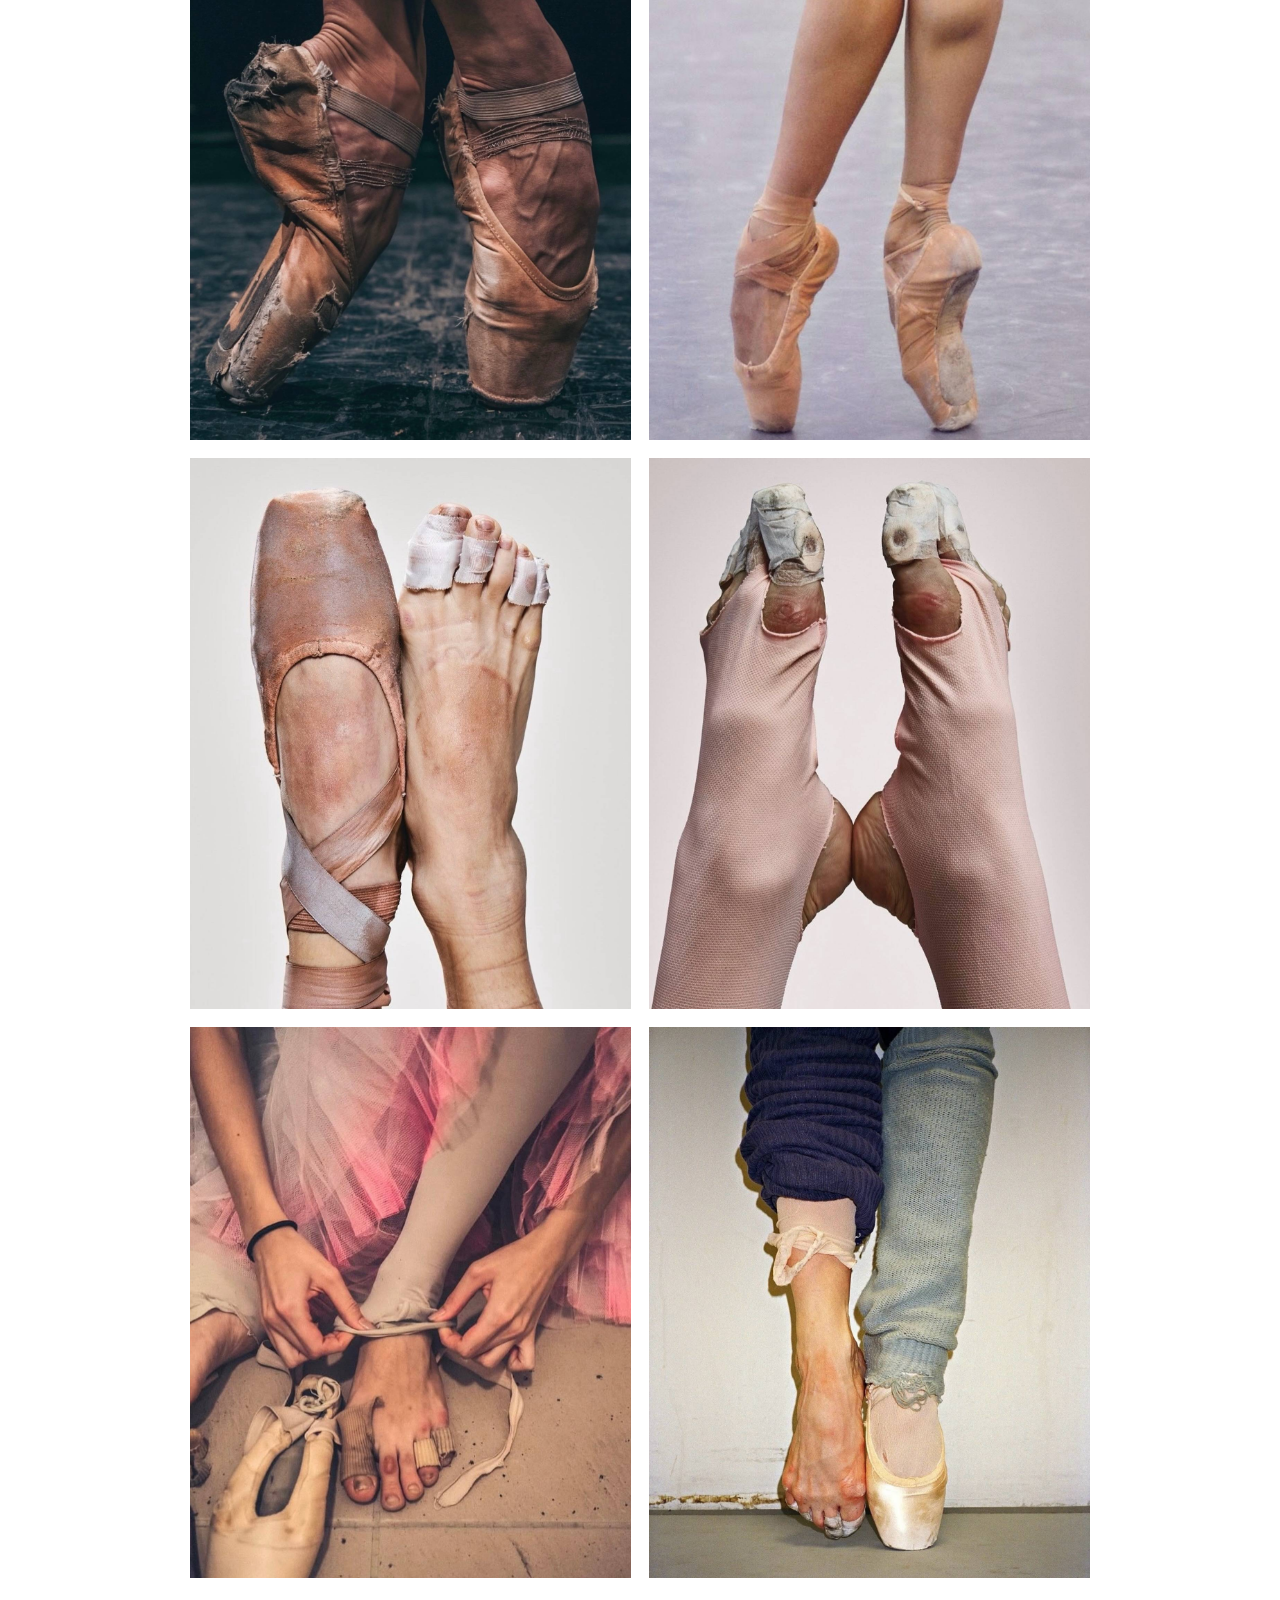
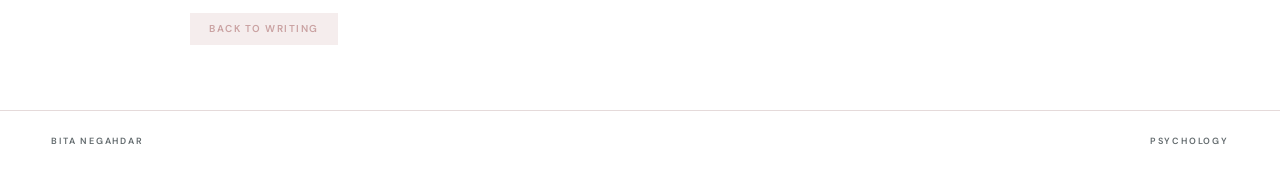
<file: writing-2.html>
<!DOCTYPE html>
<html lang="en">

<head>

<meta charset="UTF-8">
<meta name="viewport" content="width=device-width, initial-scale=1.0">

<title>When Success Becomes Self-Sacrifice | Bita Negahdar</title>

<link href="https://fonts.googleapis.com/css2?family=DM+Sans:wght@300;400;500;600;700&display=swap" rel="stylesheet">

<link rel="stylesheet" href="style.css">

<style>

.article-text {
    direction: rtl;
    text-align: right;
    unicode-bidi: plaintext;
}

.article-text p {
    direction: rtl;
    text-align: right;
    unicode-bidi: plaintext;
    line-height: 2.1;
}


/* =====================================================
   HEADER
   SAME MENU AS ABOUT PAGE
===================================================== */

header{
    width:100% !important;
    min-height:76px !important;
    height:76px !important;
    padding:0 4vw !important;

    display:flex !important;
    align-items:center !important;
    justify-content:space-between !important;

    background:#000000 !important;
    border-bottom:1px solid #000000 !important;
}

.logo{
    font-family:"DM Sans",Arial,sans-serif !important;
    font-size:20px !important;
    font-weight:700 !important;
    letter-spacing:2.4px !important;

    color:#FFFFFF !important;

    white-space:nowrap !important;
}

nav{
    display:flex !important;
    align-items:center !important;
    justify-content:flex-end !important;

    gap:10px !important;

    flex-shrink:0 !important;
}

nav a{
    display:inline-flex !important;
    align-items:center !important;
    justify-content:center !important;

    min-height:38px !important;
    height:38px !important;

    padding:7px 10px !important;

    font-family:"DM Sans",Arial,sans-serif !important;

    font-size:11px !important;
    font-weight:600 !important;

    letter-spacing:1.2px !important;
    line-height:1 !important;

    text-transform:uppercase !important;

    color:#FFFFFF !important;
    background:transparent !important;

    border:1px solid transparent !important;

    white-space:nowrap !important;

    transition:
        background-color .25s ease,
        color .25s ease,
        border-color .25s ease !important;
}

nav a:hover{
    background:#CAA2A2 !important;
    border-color:#CAA2A2 !important;
    color:#FFFFFF !important;
}


/* =====================================================
   CONTACT BUTTON
===================================================== */

.contact-btn{
    padding:9px 16px !important;

    background:#F5EDED !important;
    border:1px solid #F5EDED !important;

    color:#CAA2A2 !important;
}

.contact-btn:hover{
    background:#CAA2A2 !important;
    border-color:#CAA2A2 !important;
    color:#FFFFFF !important;
}


/* =====================================================
   BACK TO WRITING BUTTON
===================================================== */

.back{
    display:inline-flex !important;
    align-items:center !important;
    justify-content:center !important;

    padding:10px 18px !important;

    background:#F5EDED !important;
    border:1px solid #F5EDED !important;

    color:#CAA2A2 !important;

    text-decoration:none !important;

    transition:
        background-color .25s ease,
        color .25s ease,
        border-color .25s ease !important;
}

.back:hover{
    background:#CAA2A2 !important;
    border-color:#CAA2A2 !important;
    color:#FFFFFF !important;
}


/* =====================================================
   MOBILE MENU
===================================================== */

@media(max-width:800px){

    header{
        min-height:72px !important;
        height:auto !important;

        padding:14px 5vw !important;

        gap:15px !important;

        background:#000000 !important;
    }

    .logo{
        font-size:14px !important;
        letter-spacing:1.8px !important;

        color:#FFFFFF !important;
    }

    nav{
        gap:4px !important;

        flex-wrap:wrap !important;

        justify-content:flex-end !important;
    }

    nav a{
        min-height:30px !important;
        height:30px !important;

        padding:5px 5px !important;

        font-size:7px !important;
        letter-spacing:.8px !important;

        color:#FFFFFF !important;
    }

    .contact-btn{
        padding:7px 9px !important;
    }

}

</style>

</head>


<body>


<!-- =====================================================
     HEADER
     FINAL MENU
===================================================== -->

<header>

    <div class="logo">
        BITA NEGAHDAR
    </div>


    <nav>

        <a href="https://bitanegahdar.ir/index.html">
            Home
        </a>

        <a href="https://bitanegahdar.ir/about.html">
            About
        </a>

        <a href="https://bitanegahdar.ir/writing.html">
            Writing
        </a>

        <a href="https://bitanegahdar.ir/index.html#research">
            Research
        </a>

        <a href="art-psychology.html">
            Art &amp; Psychology
        </a>

        <a href="https://bitanegahdar.ir/index.html#contact" class="contact-btn">
            Contact
        </a>

    </nav>

</header>


<!-- =====================================================
     ARTICLE
===================================================== -->

<article class="article">


    <div class="meta">
        Writing 02
    </div>


    <h1>
        When Success Becomes Self-Sacrifice
    </h1>


    <div class="article-text">

        <p>
            موفقیت معمولاً با تلاش، انضباط و پشتکار تعریف می‌شود؛ اما در برخی موقعیت‌ها، مرز میان «تلاش برای پیشرفت» و «قربانی کردن خود برای موفقیت» به تدریج محو می‌شود.
        </p>


        <p>
            مسئله از جایی آغاز می‌شود که فرد دیگر نمی‌تواند میان تلاش سالم و فرسودگی تمایز بگذارد. در این وضعیت، توقف کردن نه یک انتخاب طبیعی، بلکه نوعی شکست تجربه می‌شود.
        </p>


        <p>
            بدن در چنین شرایطی اغلب زودتر از ذهن واکنش نشان می‌دهد. درد، خستگی، آسیب و محدودیت‌های جسمانی می‌توانند به نشانه‌هایی تبدیل شوند که فرد آنها را نادیده می‌گیرد تا تصویر مطلوبی از موفقیت را حفظ کند.
        </p>


        <p>
            در تصاویر مربوط به بالرین مارلن فورتِه کاسترو، بدن نه فقط به عنوان ابزاری برای اجرای حرکت، بلکه به عنوان سطحی برای مشاهده‌ی رابطه‌ی میان انضباط، زیبایی و فشار روانی ظاهر می‌شود.
        </p>


        <p>
            در اینجا مسئله صرفاً میزان تلاش نیست؛ بلکه نظامی از باورهاست که در آن ارزش فرد با میزان تحمل، عملکرد و توانایی او برای ادامه دادن سنجیده می‌شود. در چنین شرایطی، حتی آسیب نیز ممکن است به عنوان بخشی از مسیر موفقیت بازتعریف شود.
        </p>


        <p>
            سلامت روان زمانی اهمیت پیدا می‌کند که فرد بتواند محدودیت‌های بدن را نه به عنوان مانعی برای ارزشمندی، بلکه به عنوان بخشی از واقعیت خود بپذیرد. خودمراقبتی در این معنا، نقطه‌ی مقابل جاه‌طلبی نیست؛ بلکه امکان ادامه دادن بدون نابود کردن خود است.
        </p>

    </div>


    <!-- =====================================================
         WRITING 02 GALLERY
         8 IMAGES
    ===================================================== -->

    <div class="gallery">

        <img
            src="images/write-2-1.jpg"
            alt="Writing 02 — Image 1"
        >

        <img
            src="images/write-2-2.jpg"
            alt="Writing 02 — Image 2"
        >

        <img
            src="images/write-2-3.jpg"
            alt="Writing 02 — Image 3"
        >

        <img
            src="images/write-2-4.jpg"
            alt="Writing 02 — Image 4"
        >

        <img
            src="images/write-2-5.jpg"
            alt="Writing 02 — Image 5"
        >

        <img
            src="images/write-2-6.jpg"
            alt="Writing 02 — Image 6"
        >

        <img
            src="images/write-2-7.jpg"
            alt="Writing 02 — Image 7"
        >

        <img
            src="images/write-2-8.jpg"
            alt="Writing 02 — Image 8"
        >

    </div>


    <!-- =====================================================
         BACK BUTTON
    ===================================================== -->

    <a href="writing.html" class="back">
        Back to Writing
    </a>


</article>


<!-- =====================================================
     FOOTER
===================================================== -->

<footer>

    <div>
        BITA NEGAHDAR
    </div>

    <div>
        Psychology
    </div>

</footer>


</body>

</html>
</file>
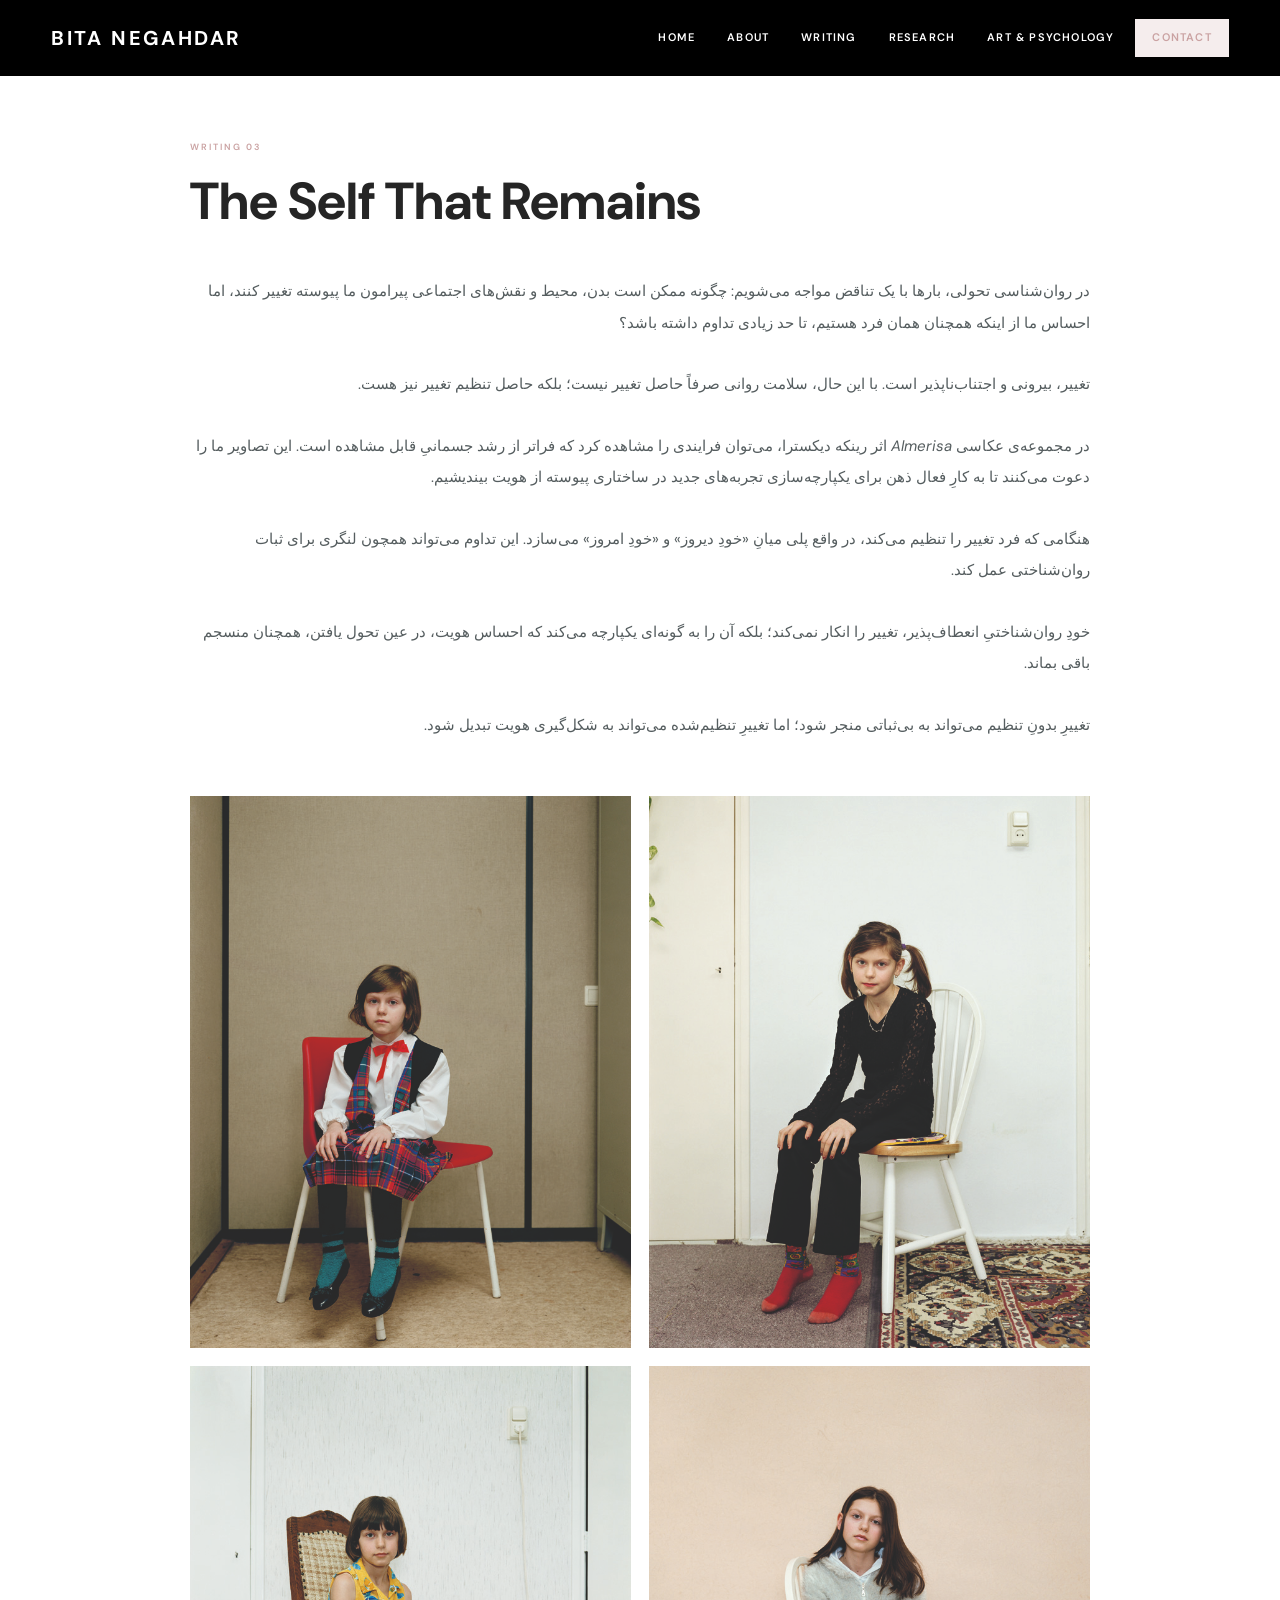
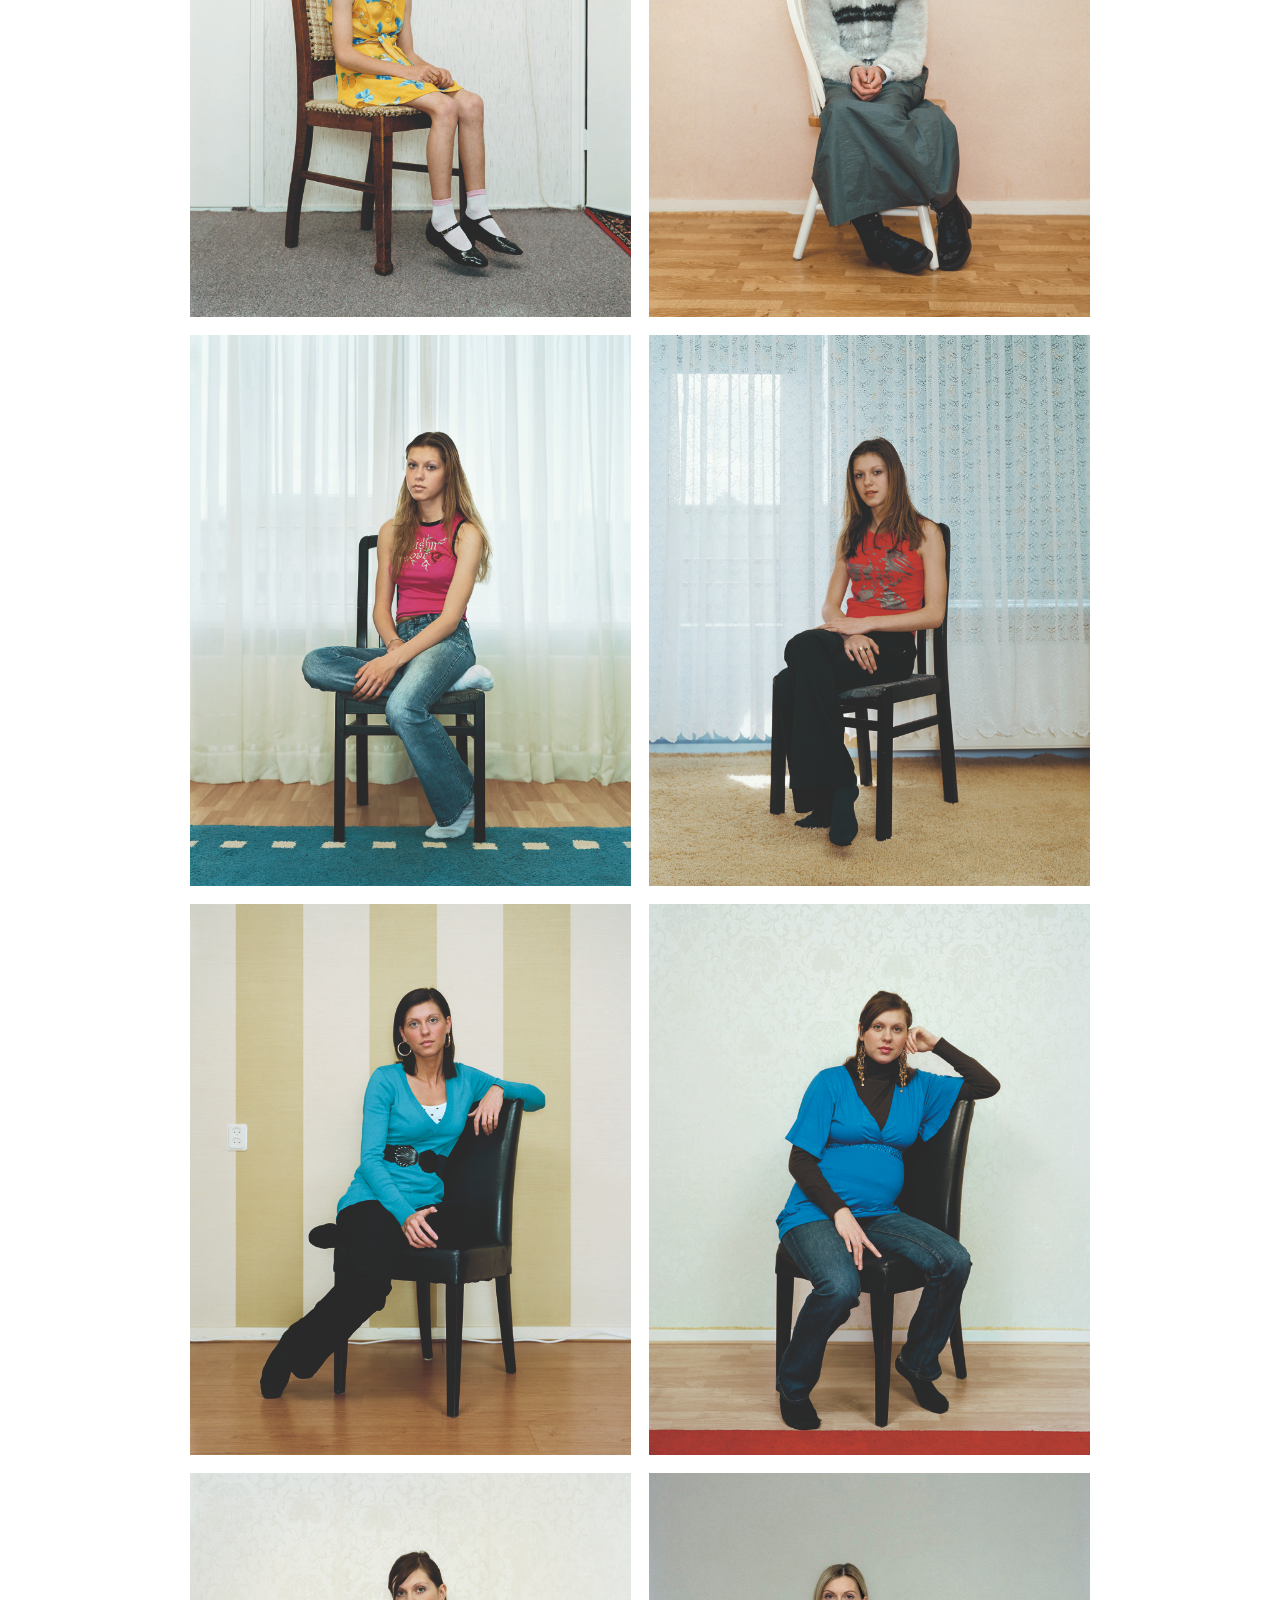
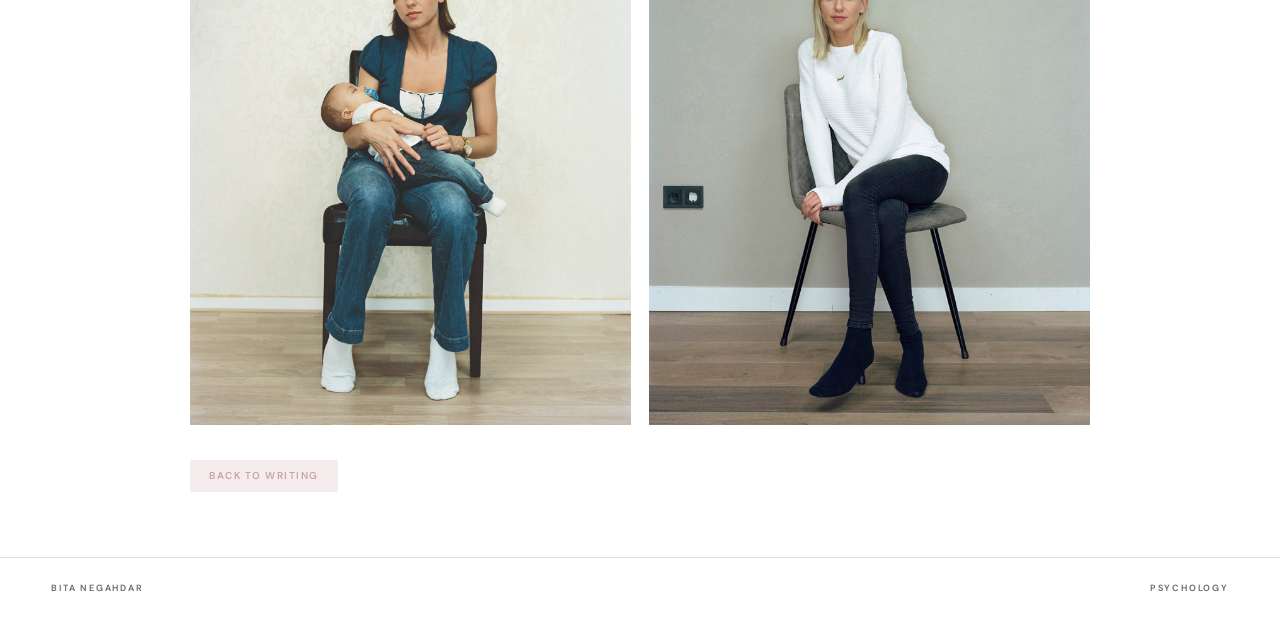
<file: writing-3.html>
<!DOCTYPE html>
<html lang="en">

<head>

<meta charset="UTF-8">
<meta name="viewport" content="width=device-width, initial-scale=1.0">

<title>The Self That Remains | Bita Negahdar</title>

<link href="https://fonts.googleapis.com/css2?family=DM+Sans:wght@300;400;500;600;700&display=swap" rel="stylesheet">

<link rel="stylesheet" href="style.css">

<style>

.article-text {
    direction: rtl;
    text-align: right;
    unicode-bidi: plaintext;
}

.article-text p {
    direction: rtl;
    text-align: right;
    unicode-bidi: plaintext;
    line-height: 2.1;
}


/* =====================================================
   HEADER
   SAME MENU AS ABOUT PAGE
===================================================== */

header{
    width:100% !important;
    min-height:76px !important;
    height:76px !important;
    padding:0 4vw !important;

    display:flex !important;
    align-items:center !important;
    justify-content:space-between !important;

    background:#000000 !important;
    border-bottom:1px solid #000000 !important;
}

.logo{
    font-family:"DM Sans",Arial,sans-serif !important;
    font-size:20px !important;
    font-weight:700 !important;
    letter-spacing:2.4px !important;

    color:#FFFFFF !important;

    white-space:nowrap !important;
}

nav{
    display:flex !important;
    align-items:center !important;
    justify-content:flex-end !important;

    gap:10px !important;

    flex-shrink:0 !important;
}

nav a{
    display:inline-flex !important;
    align-items:center !important;
    justify-content:center !important;

    min-height:38px !important;
    height:38px !important;

    padding:7px 10px !important;

    font-family:"DM Sans",Arial,sans-serif !important;

    font-size:11px !important;
    font-weight:600 !important;

    letter-spacing:1.2px !important;
    line-height:1 !important;

    text-transform:uppercase !important;

    color:#FFFFFF !important;
    background:transparent !important;

    border:1px solid transparent !important;

    white-space:nowrap !important;

    transition:
        background-color .25s ease,
        color .25s ease,
        border-color .25s ease !important;
}

nav a:hover{
    background:#CAA2A2 !important;
    border-color:#CAA2A2 !important;
    color:#FFFFFF !important;
}


/* =====================================================
   CONTACT BUTTON
===================================================== */

.contact-btn{
    padding:9px 16px !important;

    background:#F5EDED !important;
    border:1px solid #F5EDED !important;

    color:#CAA2A2 !important;
}

.contact-btn:hover{
    background:#CAA2A2 !important;
    border-color:#CAA2A2 !important;
    color:#FFFFFF !important;
}


/* =====================================================
   BACK TO WRITING BUTTON
===================================================== */

.back{
    display:inline-flex !important;
    align-items:center !important;
    justify-content:center !important;

    padding:10px 18px !important;

    background:#F5EDED !important;
    border:1px solid #F5EDED !important;

    color:#CAA2A2 !important;

    text-decoration:none !important;

    transition:
        background-color .25s ease,
        color .25s ease,
        border-color .25s ease !important;
}

.back:hover{
    background:#CAA2A2 !important;
    border-color:#CAA2A2 !important;
    color:#FFFFFF !important;
}


/* =====================================================
   MOBILE MENU
===================================================== */

@media(max-width:800px){

    header{
        min-height:72px !important;
        height:auto !important;

        padding:14px 5vw !important;

        gap:15px !important;

        background:#000000 !important;
    }

    .logo{
        font-size:14px !important;
        letter-spacing:1.8px !important;

        color:#FFFFFF !important;
    }

    nav{
        gap:4px !important;

        flex-wrap:wrap !important;

        justify-content:flex-end !important;
    }

    nav a{
        min-height:30px !important;
        height:30px !important;

        padding:5px 5px !important;

        font-size:7px !important;
        letter-spacing:.8px !important;

        color:#FFFFFF !important;
    }

    .contact-btn{
        padding:7px 9px !important;
    }

}

</style>

</head>


<body>


<!-- =====================================================
     HEADER
     FINAL MENU
===================================================== -->

<header>

    <div class="logo">
        BITA NEGAHDAR
    </div>


    <nav>

        <a href="https://bitanegahdar.ir/index.html">
            Home
        </a>

        <a href="https://bitanegahdar.ir/about.html">
            About
        </a>

        <a href="https://bitanegahdar.ir/writing.html">
            Writing
        </a>

        <a href="https://bitanegahdar.ir/index.html#research">
            Research
        </a>

        <a href="art-psychology.html">
            Art &amp; Psychology
        </a>

        <a href="https://bitanegahdar.ir/index.html#contact" class="contact-btn">
            Contact
        </a>

    </nav>

</header>


<!-- =====================================================
     ARTICLE
===================================================== -->

<article class="article">


    <div class="meta">
        Writing 03
    </div>


    <h1>
        The Self That Remains
    </h1>


    <div class="article-text">

        <p>
            در روان‌شناسی تحولی، بارها با یک تناقض مواجه می‌شویم: چگونه ممکن است بدن، محیط و نقش‌های اجتماعی پیرامون ما پیوسته تغییر کنند، اما احساس ما از اینکه همچنان همان فرد هستیم، تا حد زیادی تداوم داشته باشد؟
        </p>


        <p>
            تغییر، بیرونی و اجتناب‌ناپذیر است. با این حال، سلامت روانی صرفاً حاصل تغییر نیست؛ بلکه حاصل تنظیم تغییر نیز هست.
        </p>


        <p>
            در مجموعه‌ی عکاسی <em>Almerisa</em> اثر رینکه دیکسترا، می‌توان فرایندی را مشاهده کرد که فراتر از رشد جسمانیِ قابل مشاهده است. این تصاویر ما را دعوت می‌کنند تا به کارِ فعال ذهن برای یکپارچه‌سازی تجربه‌های جدید در ساختاری پیوسته از هویت بیندیشیم.
        </p>


        <p>
            هنگامی که فرد تغییر را تنظیم می‌کند، در واقع پلی میانِ «خودِ دیروز» و «خودِ امروز» می‌سازد. این تداوم می‌تواند همچون لنگری برای ثبات روان‌شناختی عمل کند.
        </p>


        <p>
            خودِ روان‌شناختیِ انعطاف‌پذیر، تغییر را انکار نمی‌کند؛ بلکه آن را به گونه‌ای یکپارچه می‌کند که احساس هویت، در عین تحول یافتن، همچنان منسجم باقی بماند.
        </p>


        <p>
            تغییرِ بدونِ تنظیم می‌تواند به بی‌ثباتی منجر شود؛ اما تغییرِ تنظیم‌شده می‌تواند به شکل‌گیری هویت تبدیل شود.
        </p>

    </div>


    <!-- =====================================================
         WRITING 03 GALLERY
         10 IMAGES
    ===================================================== -->

    <div class="gallery">

        <img
            src="images/write-3-1.jpg"
            alt="Writing 03 — Image 1"
        >

        <img
            src="images/write-3-2.jpg"
            alt="Writing 03 — Image 2"
        >

        <img
            src="images/write-3-3.jpg"
            alt="Writing 03 — Image 3"
        >

        <img
            src="images/write-3-4.jpg"
            alt="Writing 03 — Image 4"
        >

        <img
            src="images/write-3-5.jpg"
            alt="Writing 03 — Image 5"
        >

        <img
            src="images/write-3-6.jpg"
            alt="Writing 03 — Image 6"
        >

        <img
            src="images/write-3-7.jpg"
            alt="Writing 03 — Image 7"
        >

        <img
            src="images/write-3-8.jpg"
            alt="Writing 03 — Image 8"
        >

        <img
            src="images/write-3-9.jpg"
            alt="Writing 03 — Image 9"
        >

        <img
            src="images/write-3-10.jpg"
            alt="Writing 03 — Image 10"
        >

    </div>


    <!-- =====================================================
         BACK BUTTON
    ===================================================== -->

    <a href="writing.html" class="back">
        Back to Writing
    </a>


</article>


<!-- =====================================================
     FOOTER
===================================================== -->

<footer>

    <div>
        BITA NEGAHDAR
    </div>

    <div>
        Psychology
    </div>

</footer>


</body>

</html>
</file>
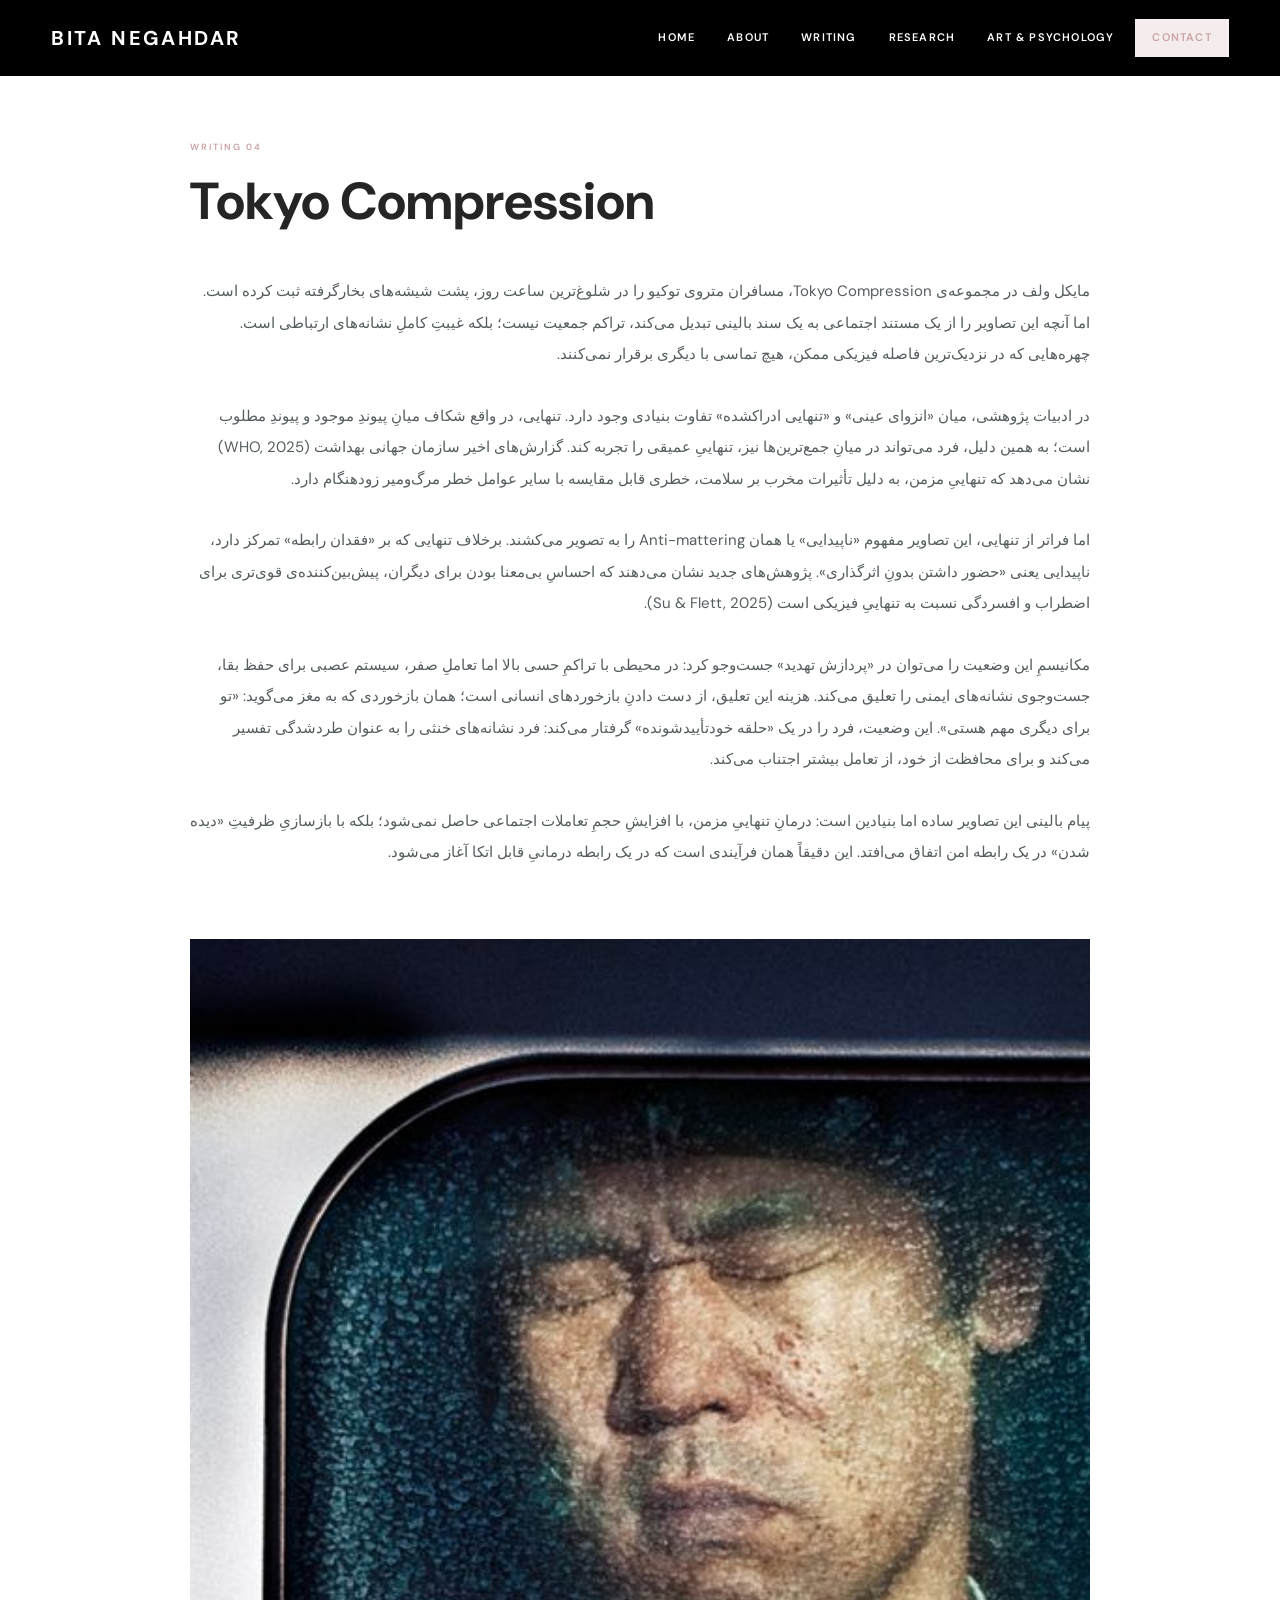
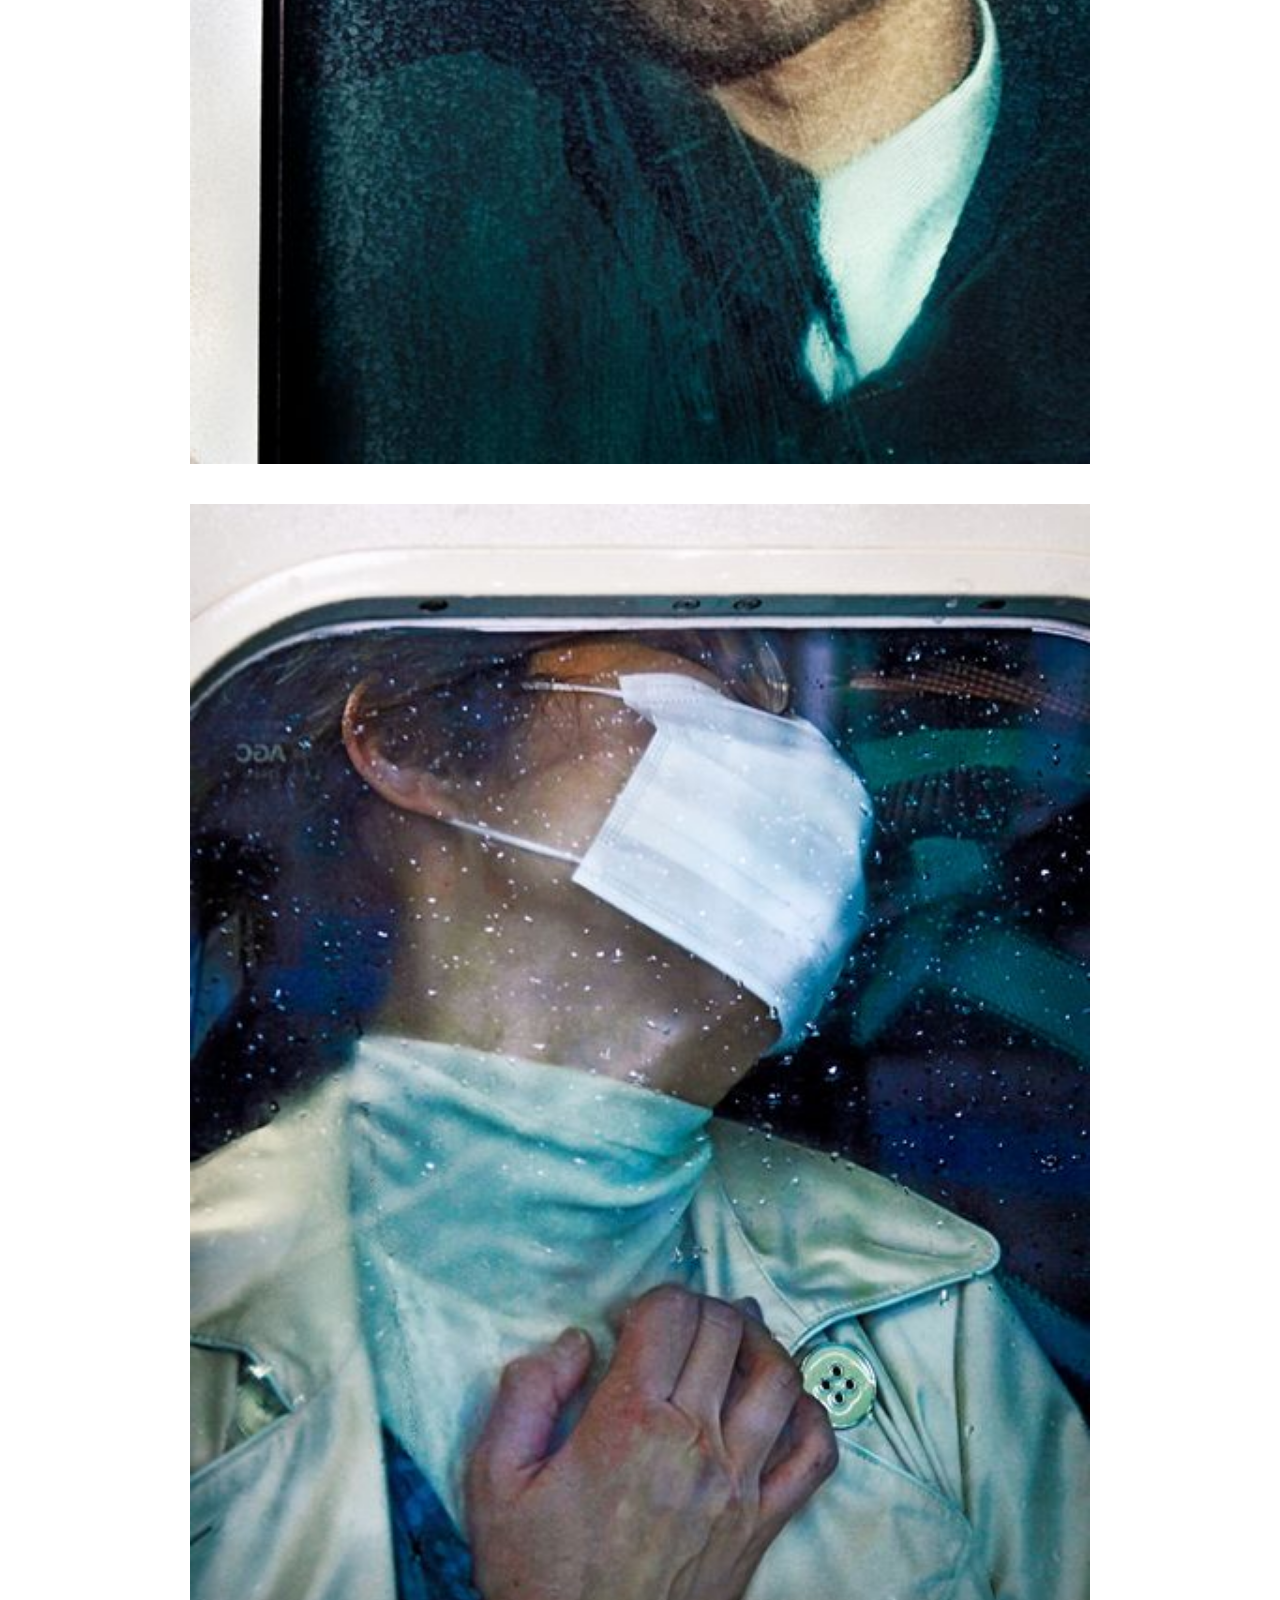
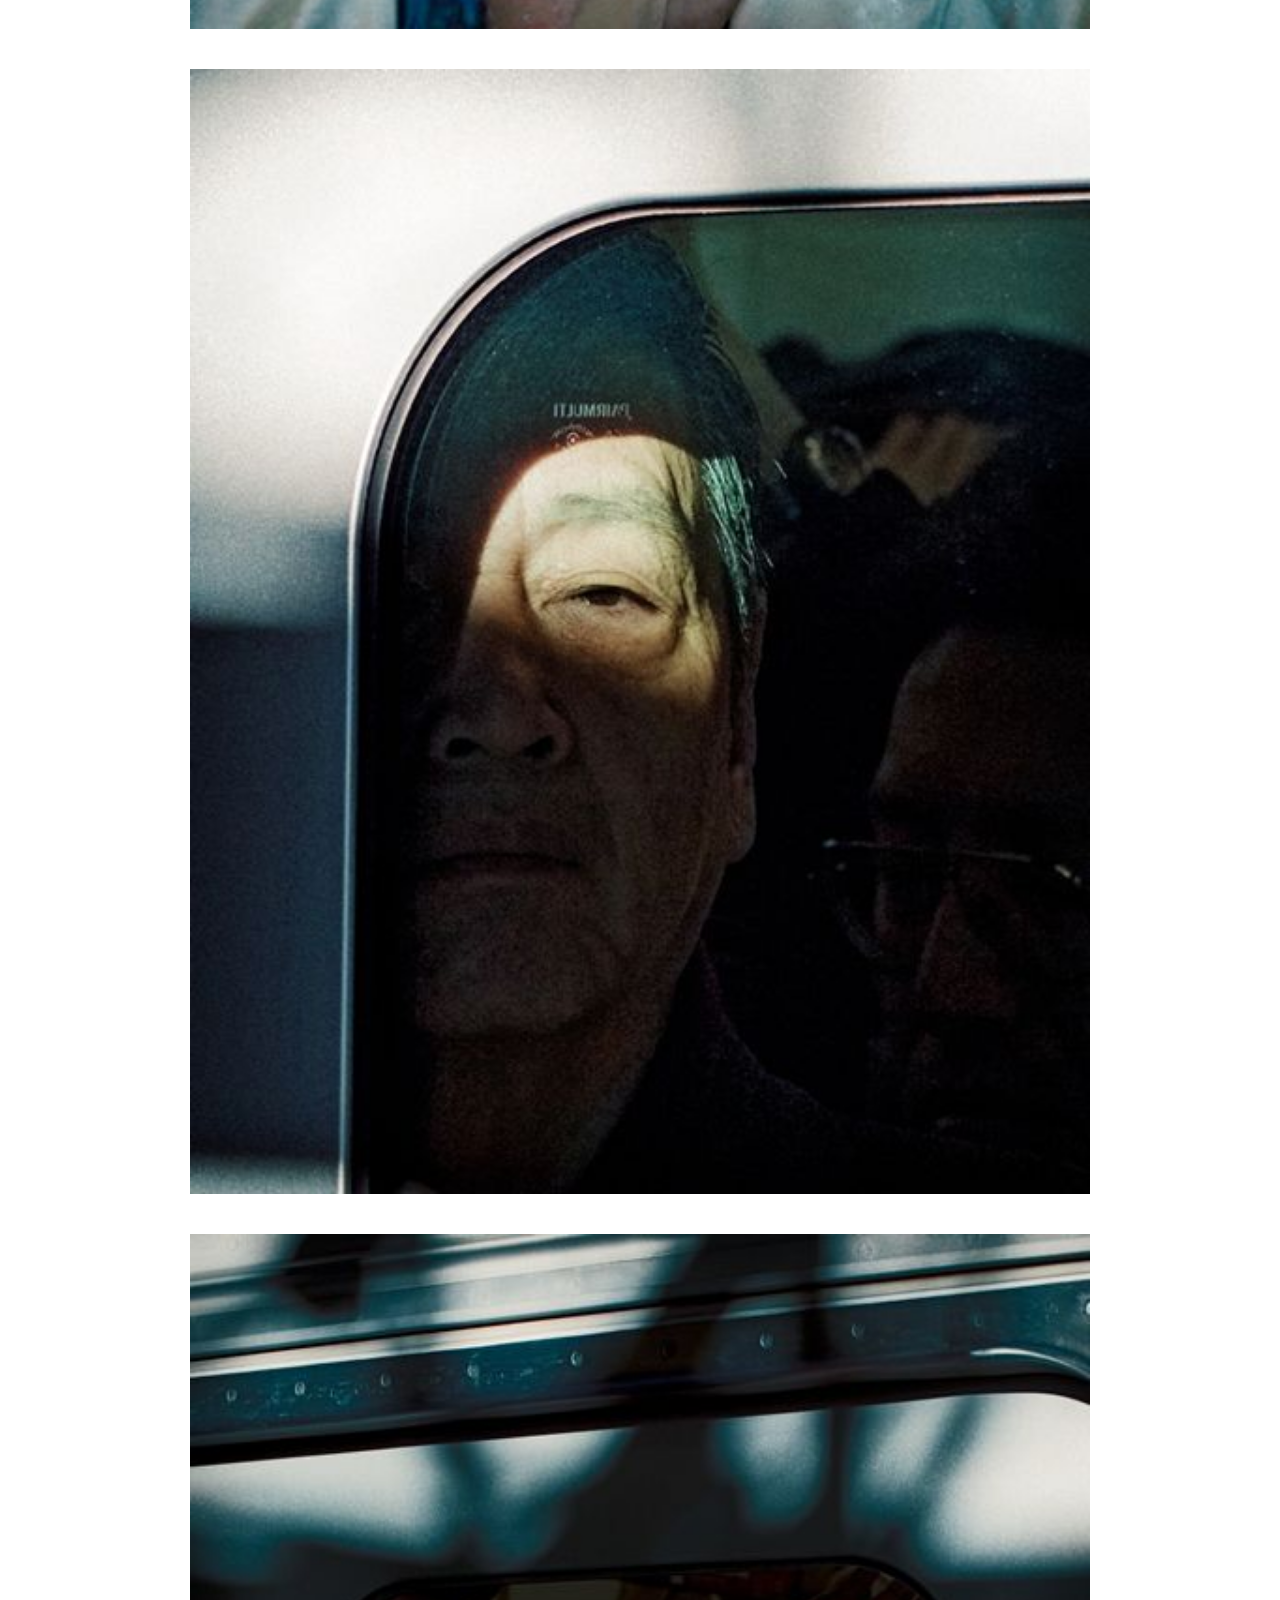
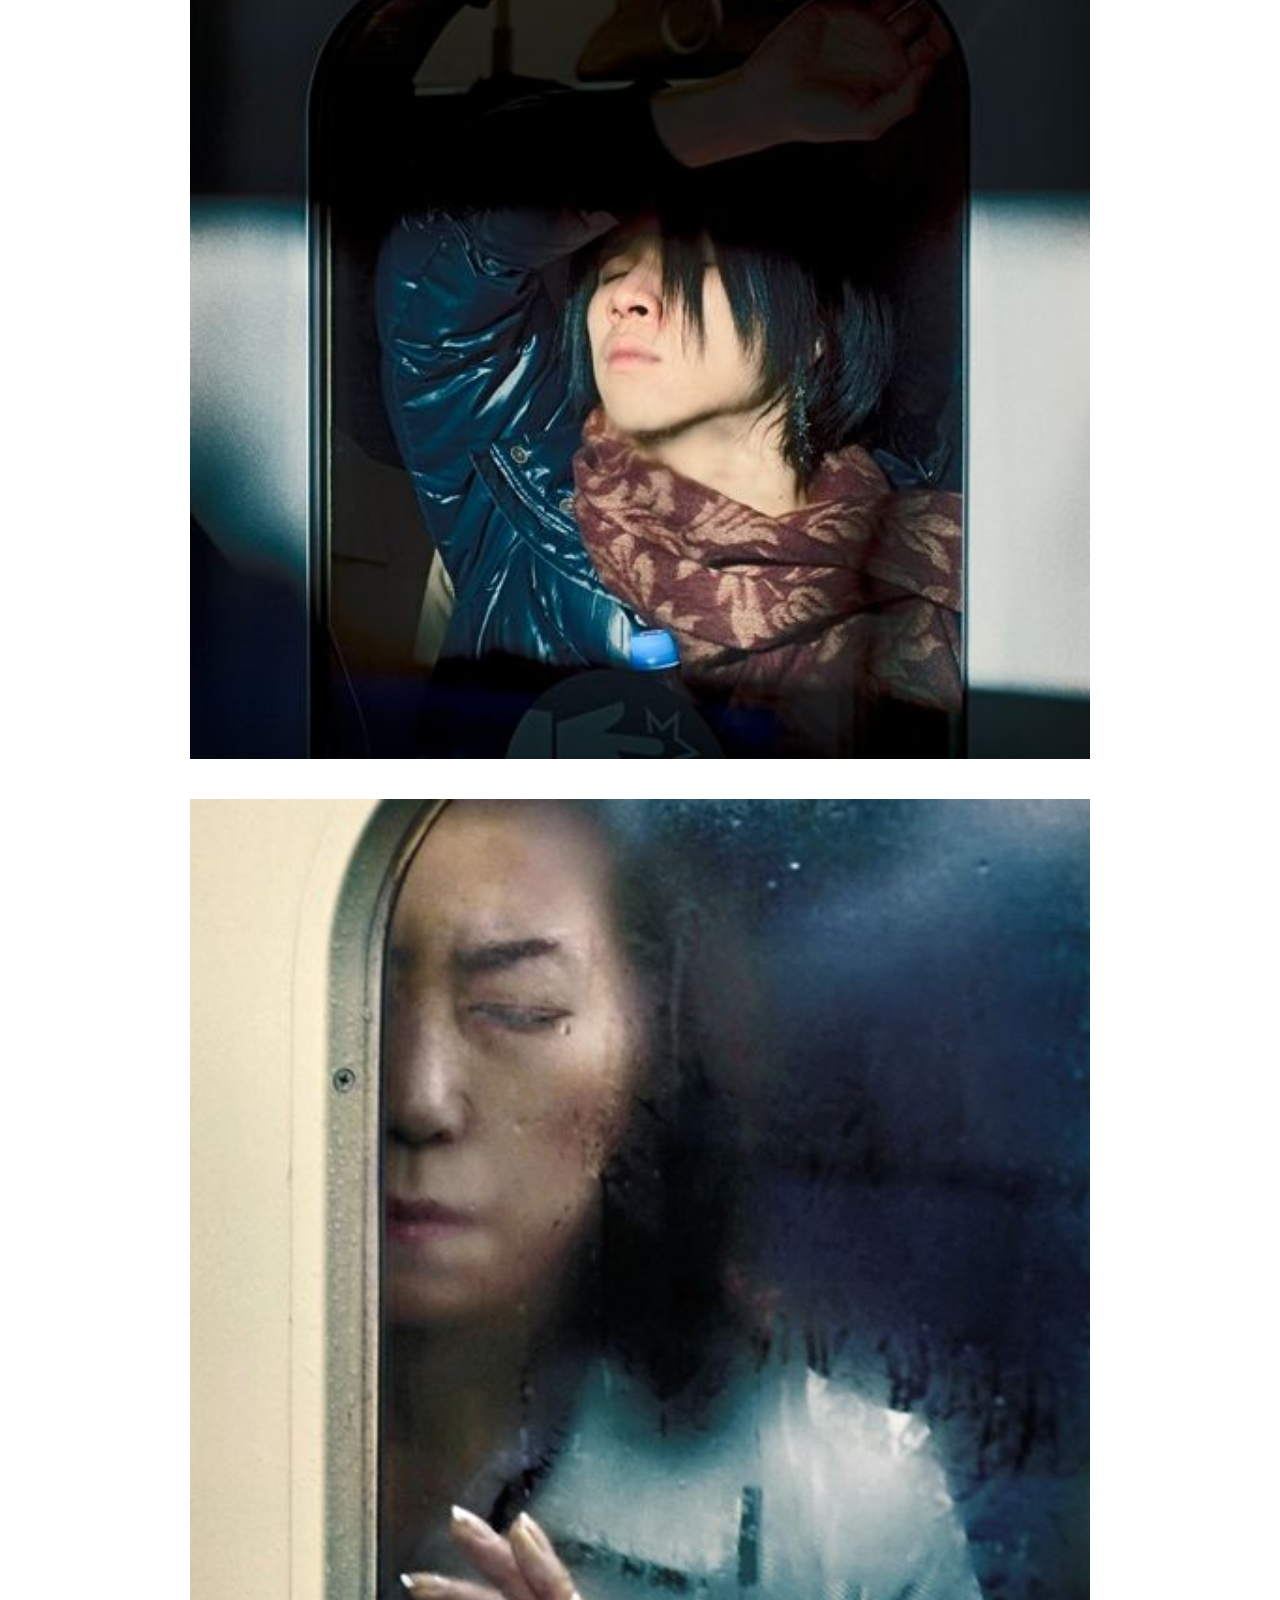
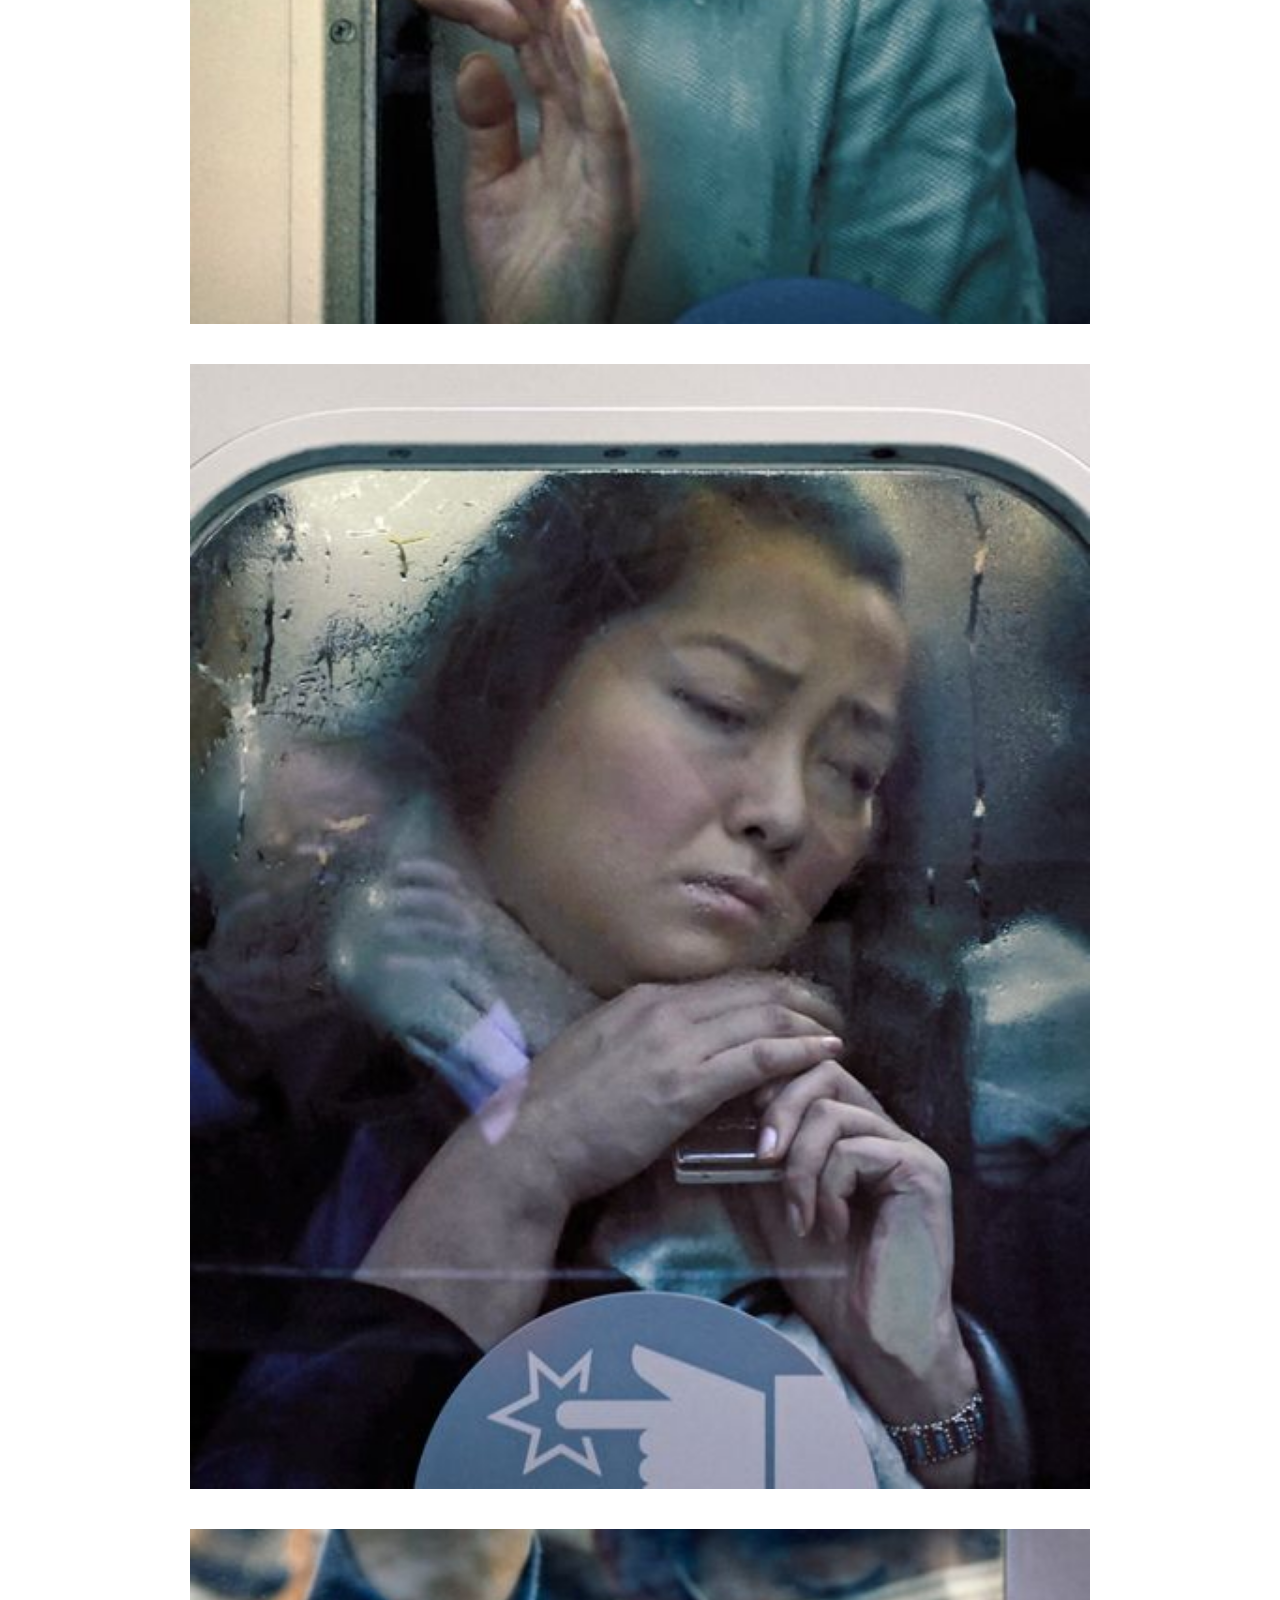
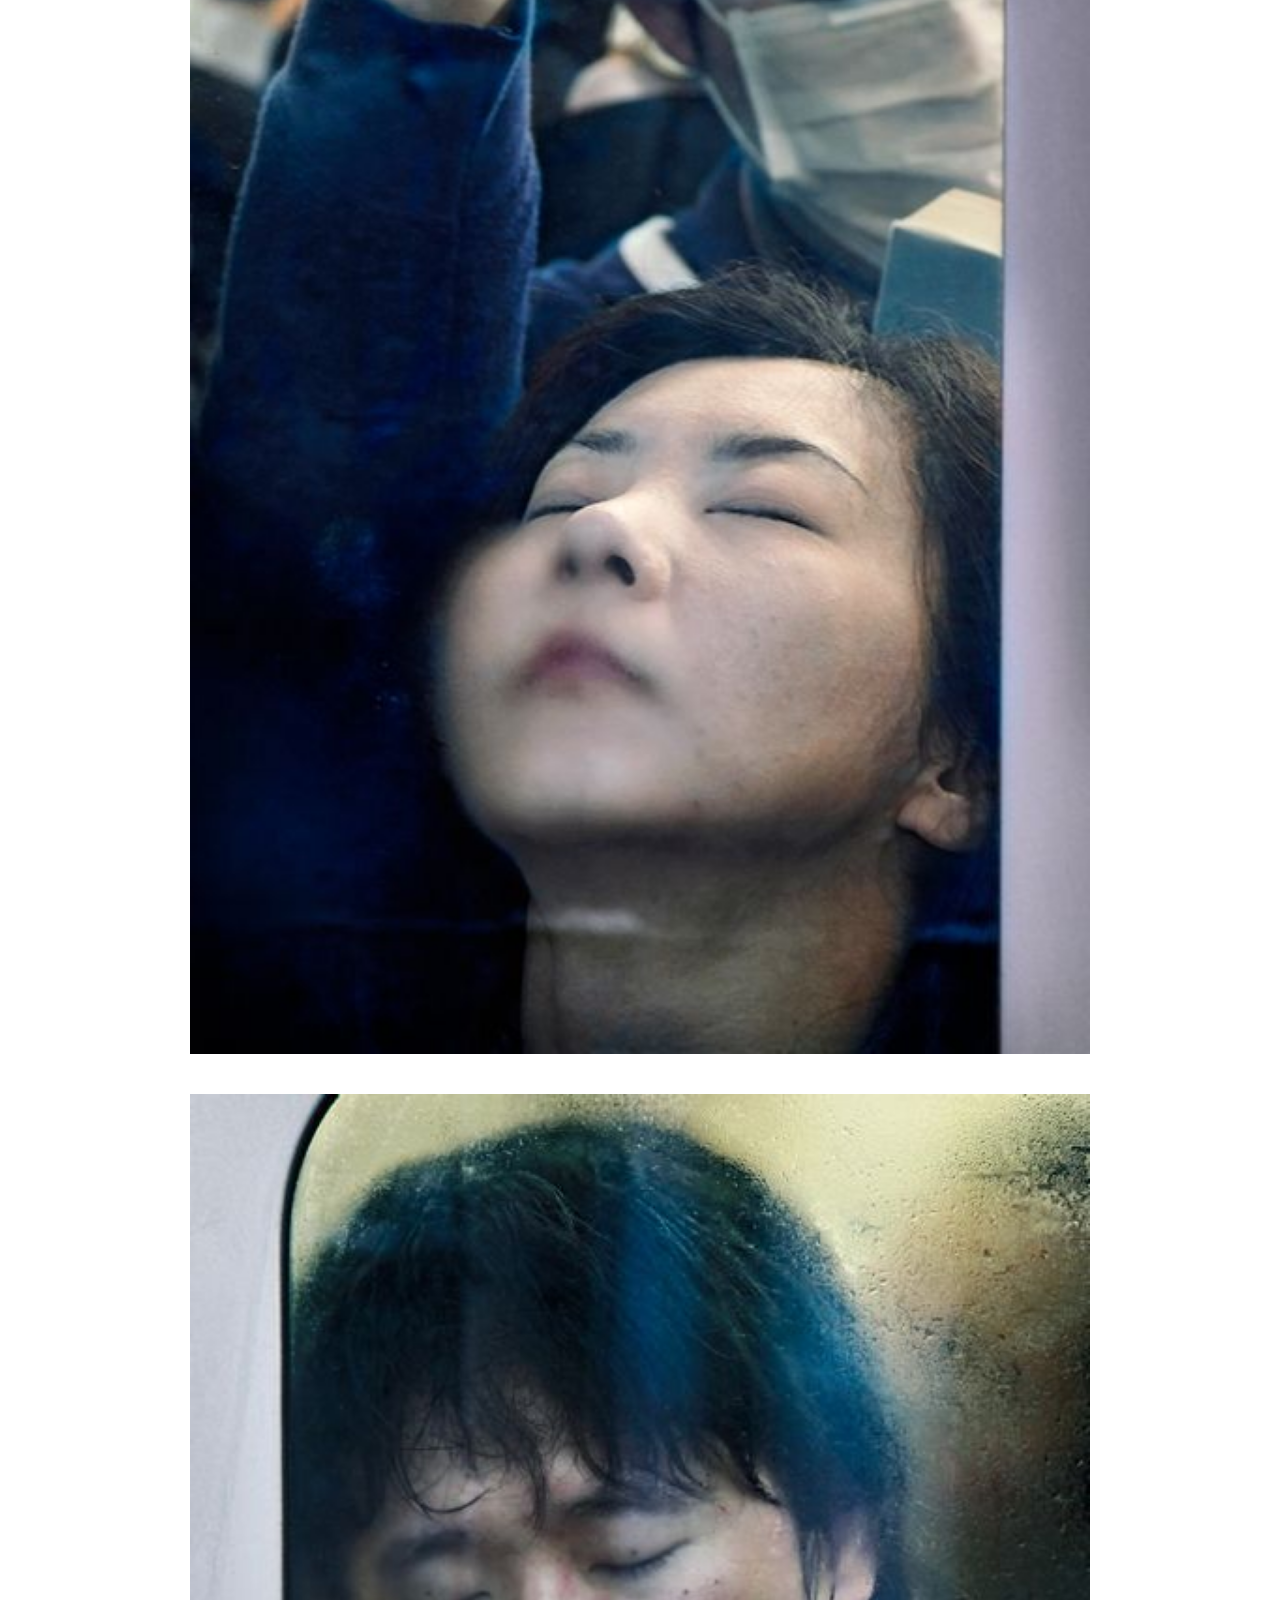
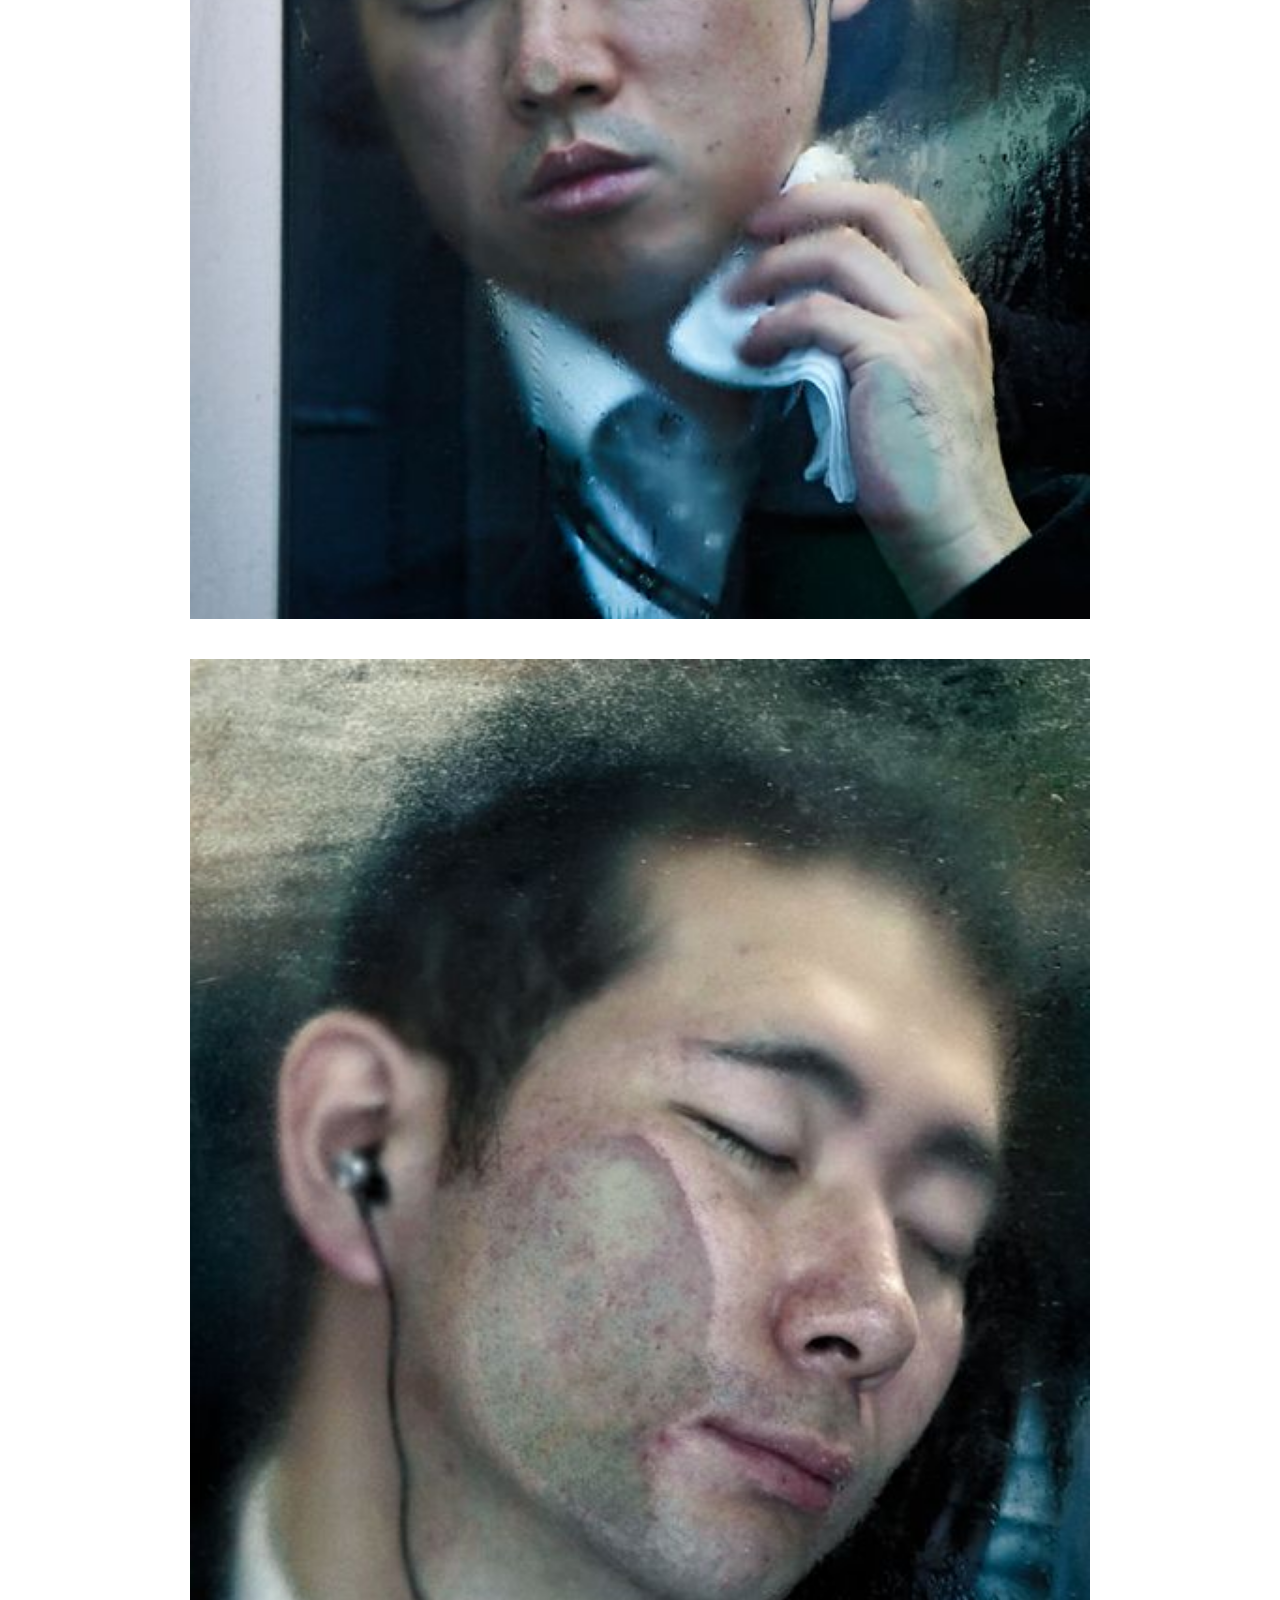
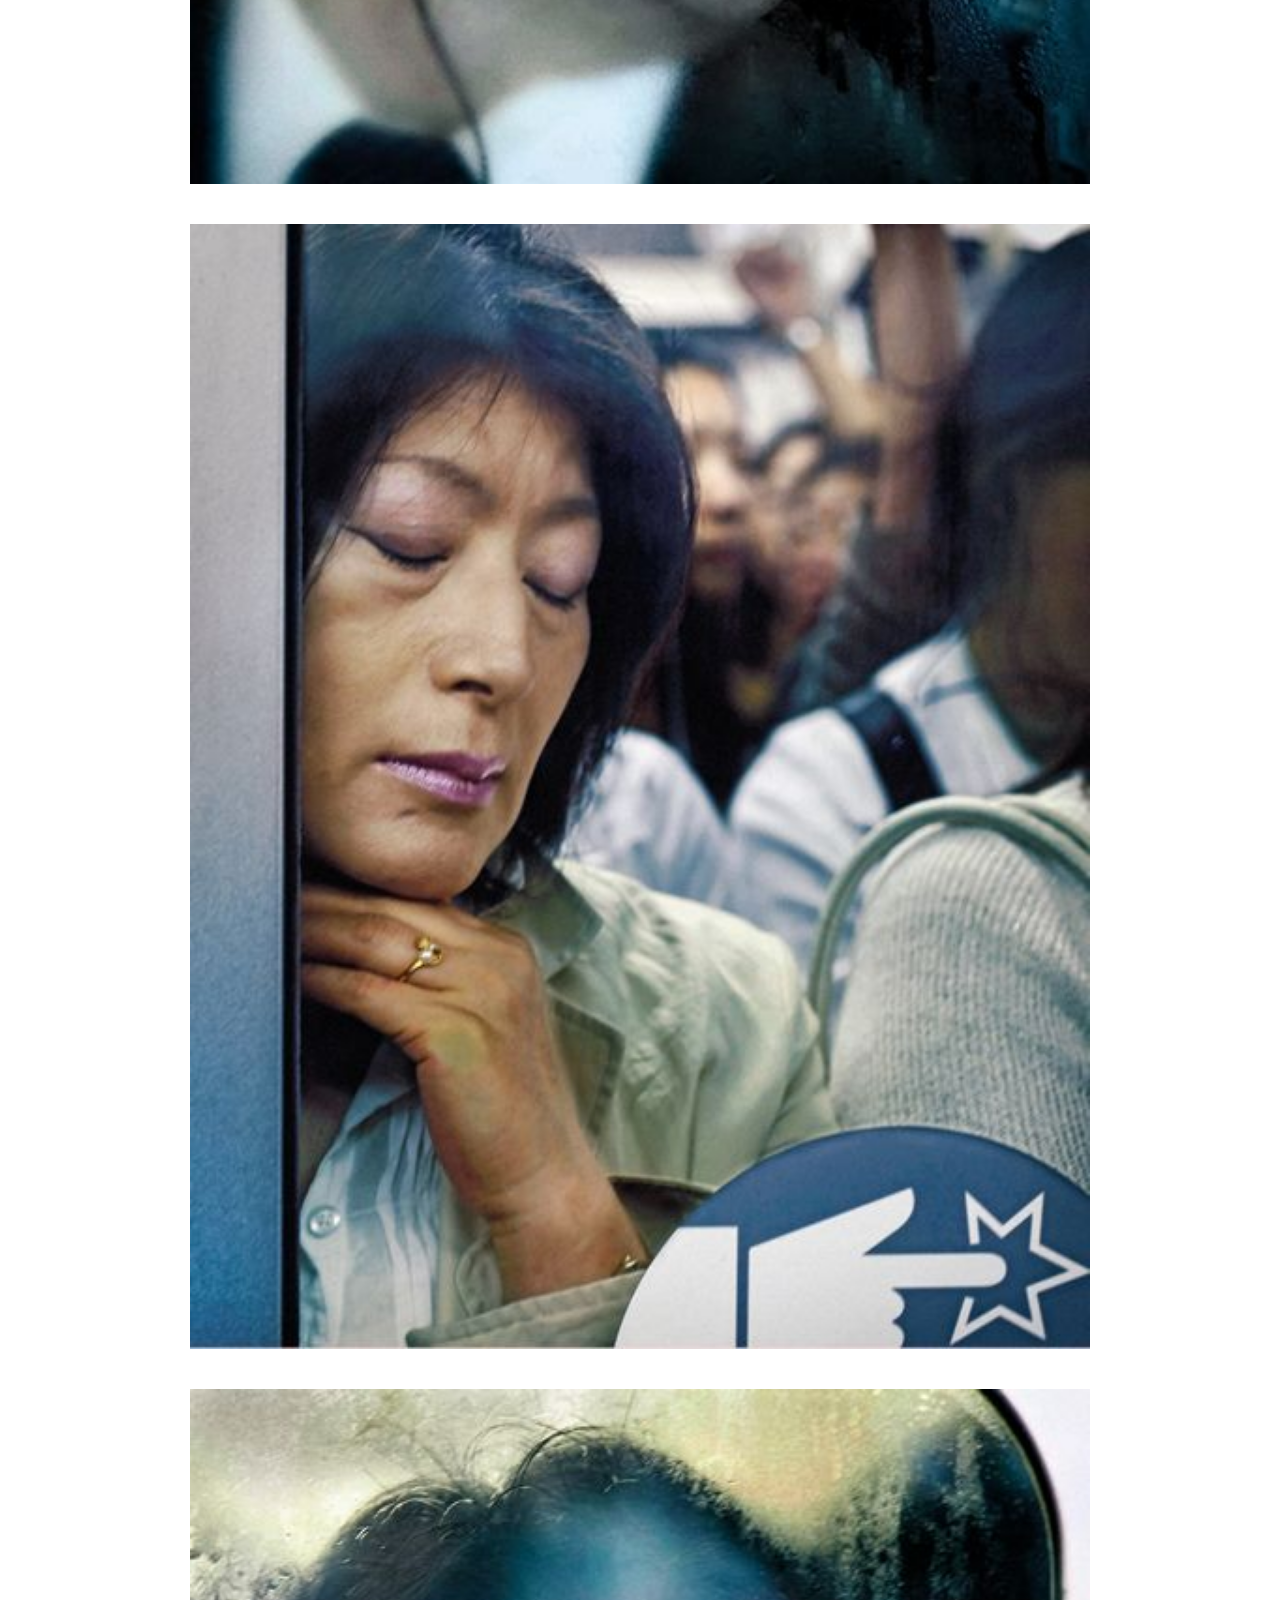
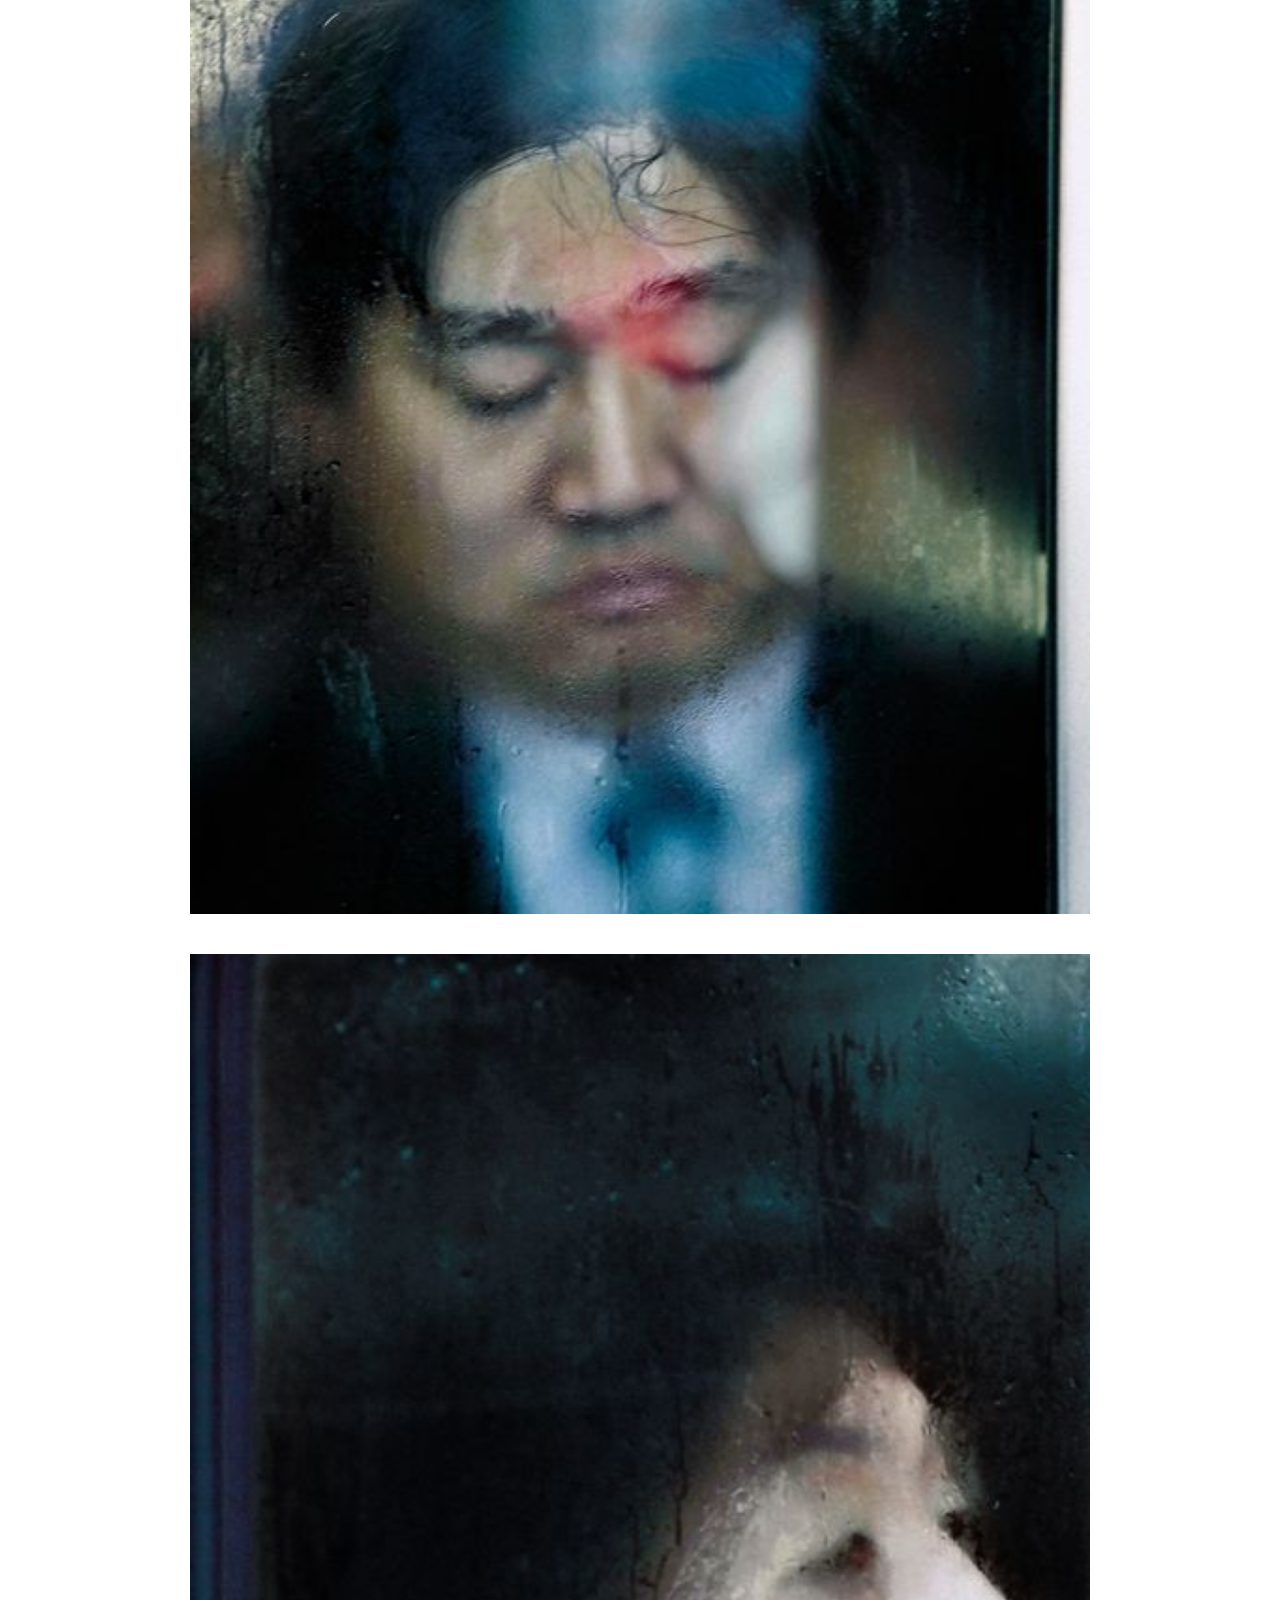
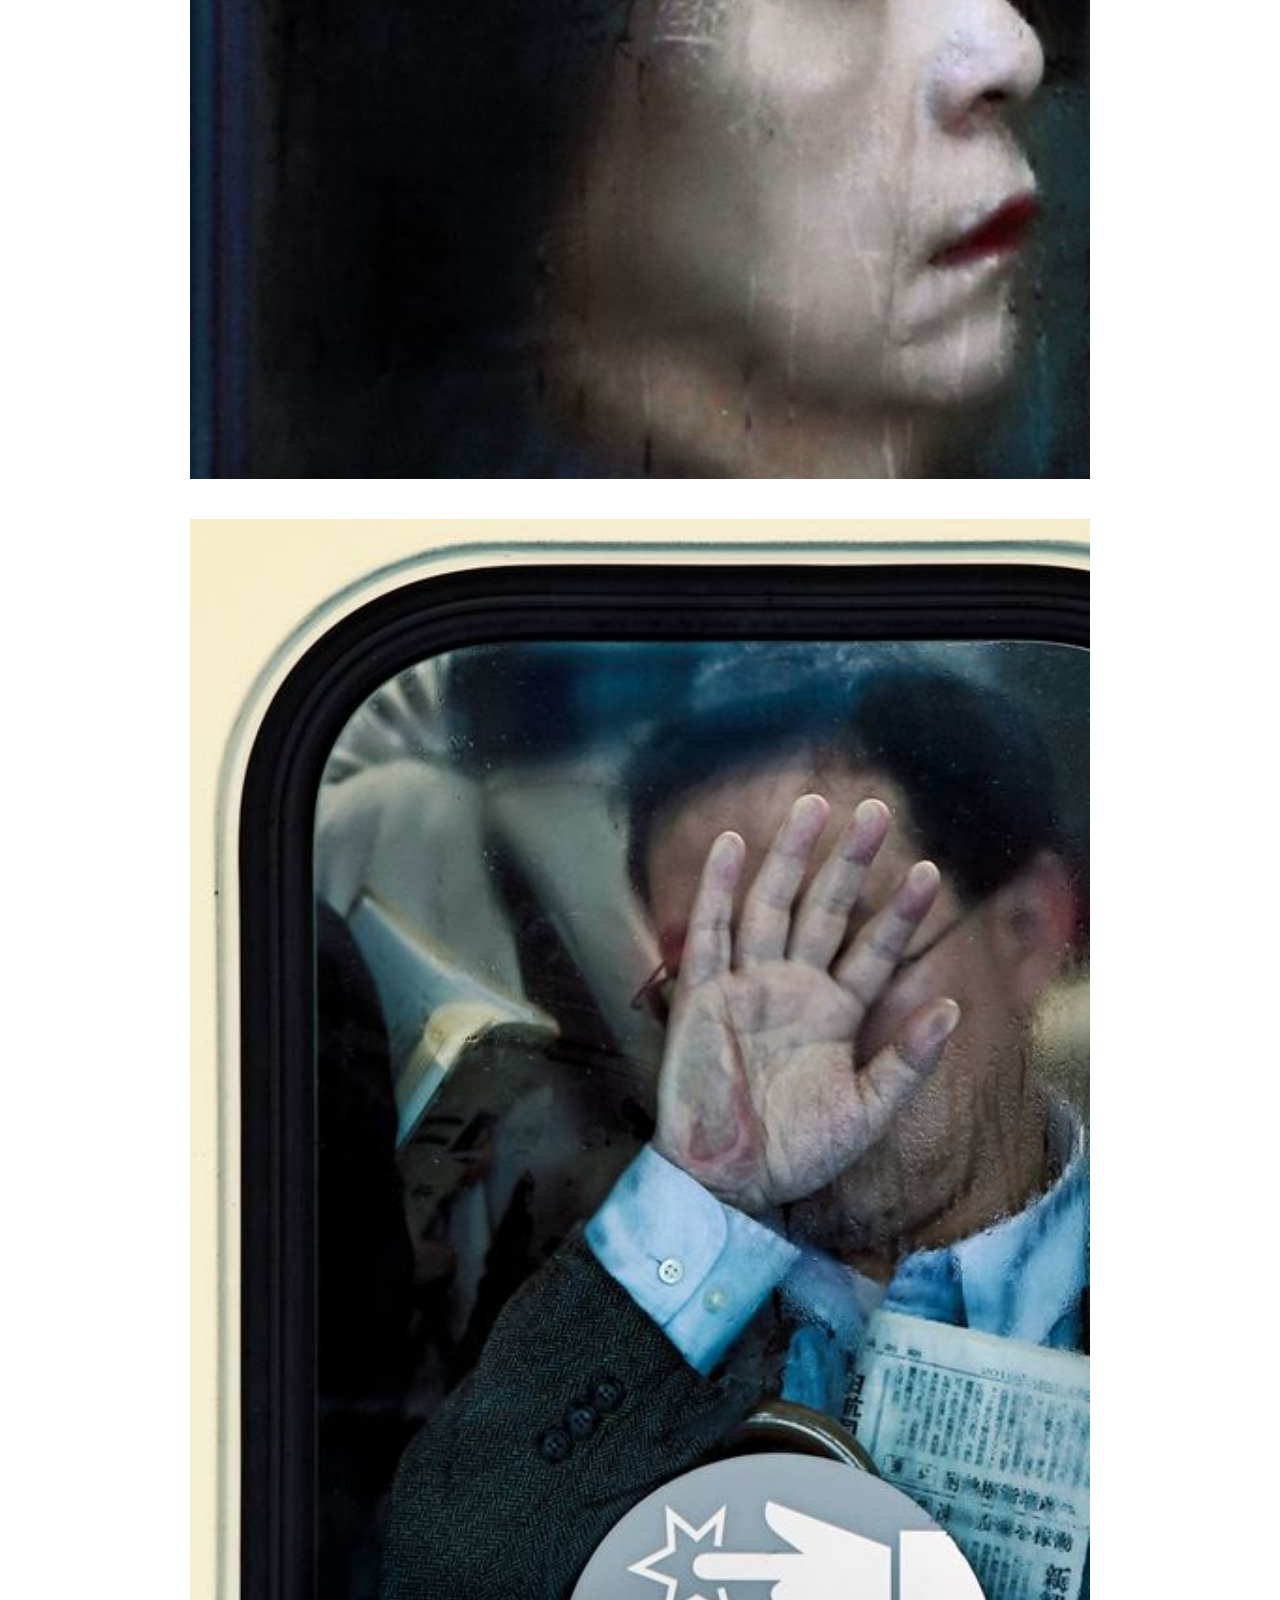
<file: writing-4.html>
<!DOCTYPE html>

<html lang="en">

<head>

<meta charset="UTF-8">
<meta name="viewport" content="width=device-width, initial-scale=1.0">

<title>Tokyo Compression | Bita Negahdar</title>

<link href="https://fonts.googleapis.com/css2?family=DM+Sans:wght@300;400;500;600;700&display=swap" rel="stylesheet">

<link rel="stylesheet" href="style.css">

<style>

/* =====================================================
   WRITING 04 — PERSIAN ARTICLE
===================================================== */

.article-text {
    direction: rtl;
    text-align: right;
    unicode-bidi: plaintext;
}


/* =====================================================
   PERSIAN PARAGRAPHS
===================================================== */

.article-text p {
    direction: rtl;
    text-align: right;
    unicode-bidi: plaintext;

    line-height: 2.1;
}


/* =====================================================
   ENGLISH TERMS INSIDE PERSIAN TEXT
===================================================== */

.article-text em {
    unicode-bidi: isolate;
}


/* =====================================================
   WRITING 04 GALLERY
   NATURAL IMAGE PROPORTIONS
   NO CROPPING
===================================================== */

.gallery {
    display: flex;
    flex-direction: column;
    gap: 40px;
    margin-top: 70px;
}

.gallery img {
    display: block;
    width: 100%;
    height: auto;
    max-width: 100%;
    object-fit: contain;
}


/* =====================================================
   HEADER
   SAME MENU AS ABOUT PAGE
===================================================== */

header{
    width:100% !important;
    min-height:76px !important;
    height:76px !important;
    padding:0 4vw !important;

    display:flex !important;
    align-items:center !important;
    justify-content:space-between !important;

    background:#000000 !important;
    border-bottom:1px solid #000000 !important;
}

.logo{
    font-family:"DM Sans",Arial,sans-serif !important;
    font-size:20px !important;
    font-weight:700 !important;
    letter-spacing:2.4px !important;

    color:#FFFFFF !important;

    white-space:nowrap !important;
}

nav{
    display:flex !important;
    align-items:center !important;
    justify-content:flex-end !important;

    gap:10px !important;

    flex-shrink:0 !important;
}

nav a{
    display:inline-flex !important;
    align-items:center !important;
    justify-content:center !important;

    min-height:38px !important;
    height:38px !important;

    padding:7px 10px !important;

    font-family:"DM Sans",Arial,sans-serif !important;

    font-size:11px !important;
    font-weight:600 !important;

    letter-spacing:1.2px !important;
    line-height:1 !important;

    text-transform:uppercase !important;

    color:#FFFFFF !important;
    background:transparent !important;

    border:1px solid transparent !important;

    white-space:nowrap !important;

    transition:
        background-color .25s ease,
        color .25s ease,
        border-color .25s ease !important;
}

nav a:hover{
    background:#CAA2A2 !important;
    border-color:#CAA2A2 !important;
    color:#FFFFFF !important;
}


/* =====================================================
   CONTACT BUTTON
===================================================== */

.contact-btn{
    padding:9px 16px !important;

    background:#F5EDED !important;
    border:1px solid #F5EDED !important;

    color:#CAA2A2 !important;
}

.contact-btn:hover{
    background:#CAA2A2 !important;
    border-color:#CAA2A2 !important;
    color:#FFFFFF !important;
}


/* =====================================================
   BACK TO WRITING BUTTON
===================================================== */

.back{
    display:inline-flex !important;
    align-items:center !important;
    justify-content:center !important;

    padding:10px 18px !important;

    background:#F5EDED !important;
    border:1px solid #F5EDED !important;

    color:#CAA2A2 !important;

    text-decoration:none !important;

    transition:
        background-color .25s ease,
        color .25s ease,
        border-color .25s ease !important;
}

.back:hover{
    background:#CAA2A2 !important;
    border-color:#CAA2A2 !important;
    color:#FFFFFF !important;
}


/* =====================================================
   MOBILE
===================================================== */

@media (max-width: 800px) {

    header{
        min-height:72px !important;
        height:auto !important;

        padding:14px 5vw !important;

        gap:15px !important;

        background:#000000 !important;
    }

    .logo{
        font-size:14px !important;
        letter-spacing:1.8px !important;

        color:#FFFFFF !important;
    }

    nav{
        gap:4px !important;

        flex-wrap:wrap !important;

        justify-content:flex-end !important;
    }

    nav a{
        min-height:30px !important;
        height:30px !important;

        padding:5px 5px !important;

        font-size:7px !important;
        letter-spacing:.8px !important;

        color:#FFFFFF !important;
    }

    .contact-btn{
        padding:7px 9px !important;
    }

    .article-text {
        line-height: 2;
    }

    .gallery {
        gap: 25px;
        margin-top: 50px;
    }

}

</style>

</head>

<body>


<!-- =====================================================
     HEADER
===================================================== -->

<header>

    <div class="logo">
        BITA NEGAHDAR
    </div>


    <nav>

        <a href="https://bitanegahdar.ir/index.html">
            Home
        </a>

        <a href="https://bitanegahdar.ir/about.html">
            About
        </a>

        <a href="https://bitanegahdar.ir/writing.html">
            Writing
        </a>

        <a href="https://bitanegahdar.ir/index.html#research">
            Research
        </a>

        <a href="art-psychology.html">
            Art &amp; Psychology
        </a>

        <a href="https://bitanegahdar.ir/index.html#contact" class="contact-btn">
            Contact
        </a>

    </nav>

</header>


<!-- =====================================================
     ARTICLE
===================================================== -->

<article class="article">


    <div class="meta">
        Writing 04
    </div>


    <h1>
        Tokyo Compression
    </h1>


    <!-- =================================================
         ARTICLE TEXT
    ================================================= -->

    <div class="article-text">


        <p>
            مایکل ولف در مجموعه‌ی Tokyo Compression، مسافران متروی توکیو را در شلوغ‌ترین ساعت روز، پشت شیشه‌های بخارگرفته ثبت کرده است. اما آنچه این تصاویر را از یک مستند اجتماعی به یک سند بالینی تبدیل می‌کند، تراکم جمعیت نیست؛ بلکه غیبتِ کاملِ نشانه‌های ارتباطی است. چهره‌هایی که در نزدیک‌ترین فاصله فیزیکی ممکن، هیچ تماسی با دیگری برقرار نمی‌کنند.
        </p>


        <p>
            در ادبیات پژوهشی، میان «انزوای عینی» و «تنهایی ادراکشده» تفاوت بنیادی وجود دارد. تنهایی، در واقع شکاف میانِ پیوندِ موجود و پیوندِ مطلوب است؛ به همین دلیل، فرد می‌تواند در میانِ جمع‌ترین‌ها نیز، تنهاییِ عمیقی را تجربه کند. گزارش‌های اخیر سازمان جهانی بهداشت (WHO, 2025) نشان می‌دهد که تنهاییِ مزمن، به دلیل تأثیرات مخرب بر سلامت، خطری قابل مقایسه با سایر عوامل خطر مرگ‌ومیر زودهنگام دارد.
        </p>


        <p>
            اما فراتر از تنهایی، این تصاویر مفهوم «ناپیدایی» یا همان Anti-mattering را به تصویر می‌کشند. برخلاف تنهایی که بر «فقدان رابطه» تمرکز دارد، ناپیدایی یعنی «حضور داشتن بدونِ اثرگذاری». پژوهش‌های جدید نشان می‌دهند که احساسِ بی‌معنا بودن برای دیگران، پیش‌بین‌کننده‌ی قوی‌تری برای اضطراب و افسردگی نسبت به تنهاییِ فیزیکی است (Su &amp; Flett, 2025).
        </p>


        <p>
            مکانیسمِ این وضعیت را می‌توان در «پردازش تهدید» جست‌وجو کرد: در محیطی با تراکمِ حسی بالا اما تعاملِ صفر، سیستم عصبی برای حفظ بقا، جست‌وجوی نشانه‌های ایمنی را تعلیق می‌کند. هزینه این تعلیق، از دست دادنِ بازخوردهای انسانی است؛ همان بازخوردی که به مغز می‌گوید: «تو برای دیگری مهم هستی». این وضعیت، فرد را در یک «حلقه خودتأییدشونده» گرفتار می‌کند: فرد نشانه‌های خنثی را به عنوان طردشدگی تفسیر می‌کند و برای محافظت از خود، از تعامل بیشتر اجتناب می‌کند.
        </p>


        <p>
            پیام بالینی این تصاویر ساده اما بنیادین است: درمانِ تنهاییِ مزمن، با افزایشِ حجمِ تعاملات اجتماعی حاصل نمی‌شود؛ بلکه با بازسازیِ ظرفیتِ «دیده شدن» در یک رابطه امن اتفاق می‌افتد. این دقیقاً همان فرآیندی است که در یک رابطه درمانیِ قابل اتکا آغاز می‌شود.
        </p>


    </div>


    <!-- =====================================================
         WRITING 04 GALLERY
         18 IMAGES
         NATURAL PROPORTIONS — NO CROPPING
    ===================================================== -->

    <div class="gallery">


        <img
            src="images/writing-4-1.jfif"
            alt="Writing 04 — Image 1"
        >


        <img
            src="images/writing-4-2.jfif"
            alt="Writing 04 — Image 2"
        >


        <img
            src="images/writing-4-3.jfif"
            alt="Writing 04 — Image 3"
        >


        <img
            src="images/writing-4-4.jfif"
            alt="Writing 04 — Image 4"
        >


        <img
            src="images/writing-4-5.jfif"
            alt="Writing 04 — Image 5"
        >


        <img
            src="images/writing-4-6.jfif"
            alt="Writing 04 — Image 6"
        >


        <img
            src="images/writing-4-7.jfif"
            alt="Writing 04 — Image 7"
        >


        <img
            src="images/writing-4-8.jfif"
            alt="Writing 04 — Image 8"
        >


        <img
            src="images/writing-4-9.jfif"
            alt="Writing 04 — Image 9"
        >


        <img
            src="images/writing-4-10.jfif"
            alt="Writing 04 — Image 10"
        >


        <img
            src="images/writing-4-11.jfif"
            alt="Writing 04 — Image 11"
        >


        <img
            src="images/writing-4-12.jfif"
            alt="Writing 04 — Image 12"
        >


        <img
            src="images/writing-4-13.jfif"
            alt="Writing 04 — Image 13"
        >


        <img
            src="images/writing-4-14.jfif"
            alt="Writing 04 — Image 14"
        >


        <img
            src="images/writing-4-15.jfif"
            alt="Writing 04 — Image 15"
        >


        <img
            src="images/writing-4-16.jfif"
            alt="Writing 04 — Image 16"
        >


        <img
            src="images/writing-4-17.jfif"
            alt="Writing 04 — Image 17"
        >


        <img
            src="images/writing-4-18.jfif"
            alt="Writing 04 — Image 18"
        >


    </div>


    <!-- =====================================================
         BACK BUTTON
    ===================================================== -->

    <a href="writing.html" class="back">
        Back to Writing
    </a>


</article>


<!-- =====================================================
     FOOTER
===================================================== -->

<footer>

    <div>
        BITA NEGAHDAR
    </div>

    <div>
        Psychology
    </div>

</footer>


</body>

</html>
</file>
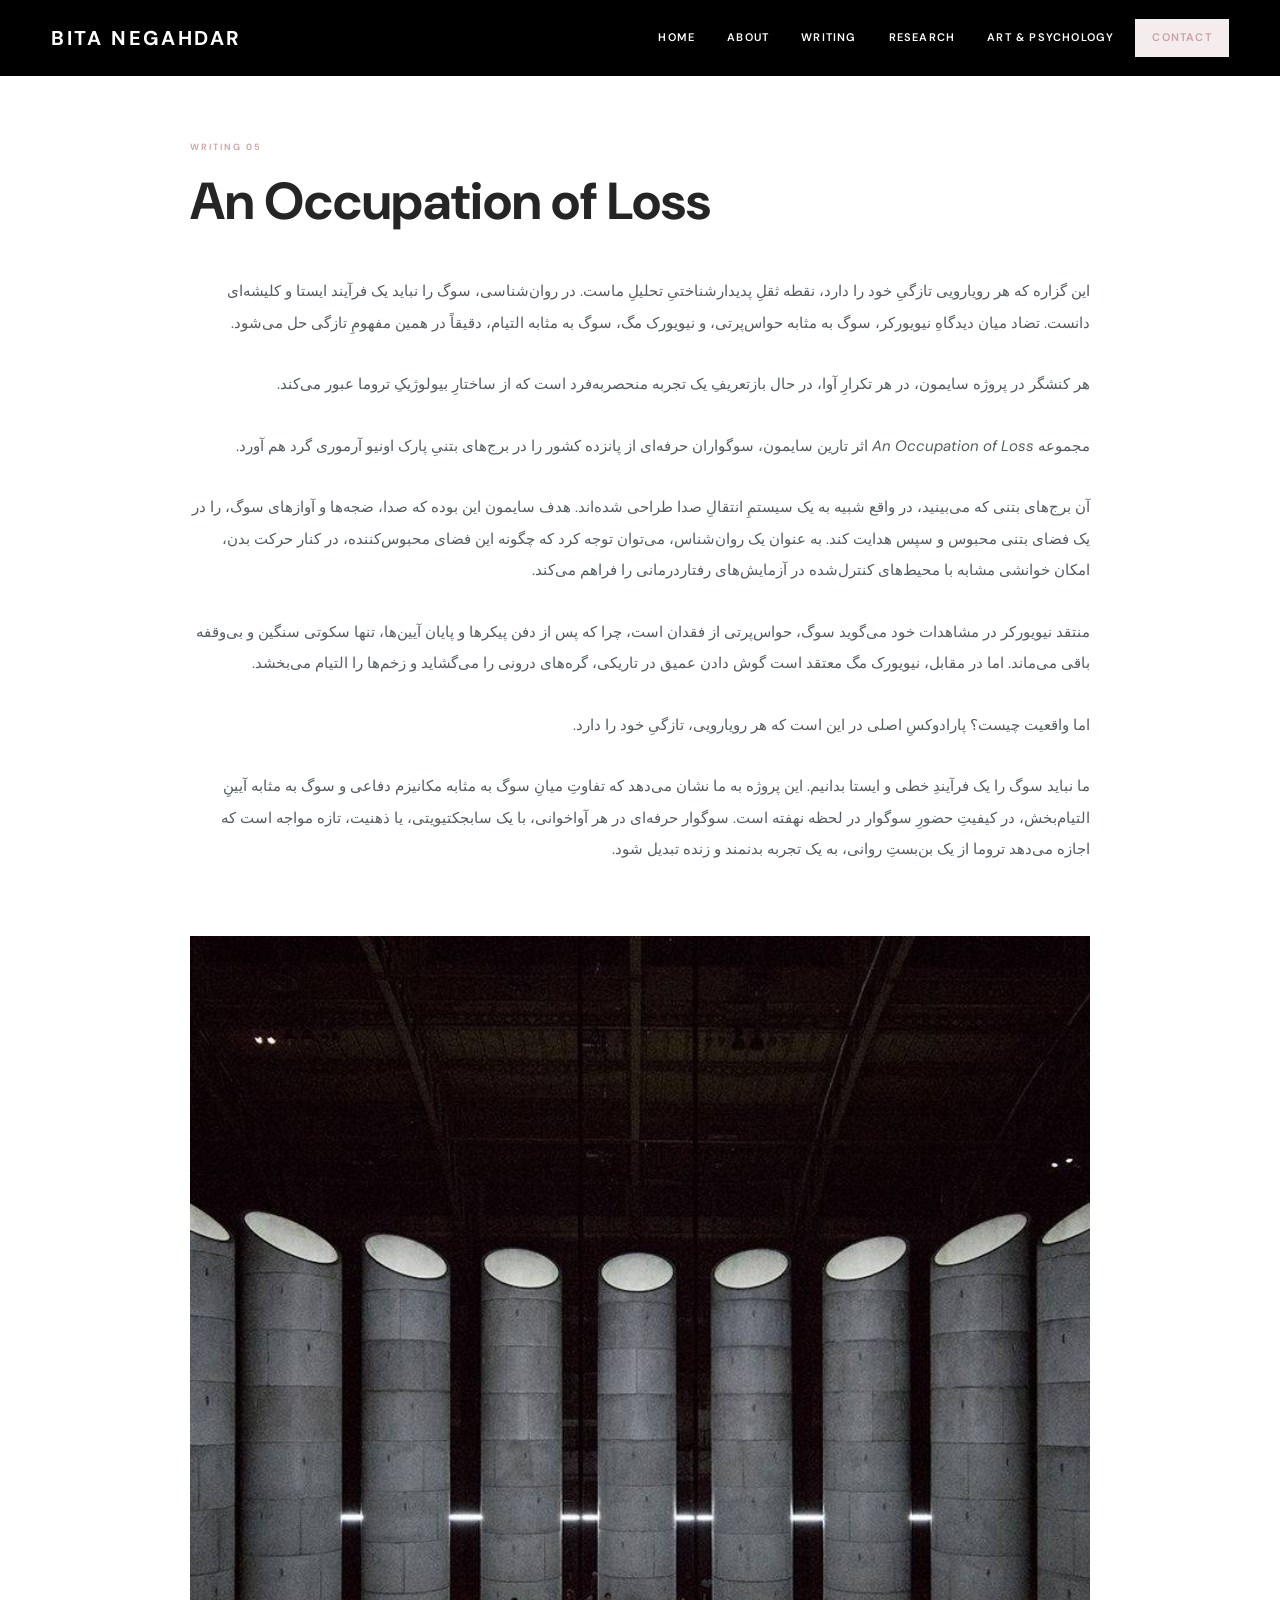
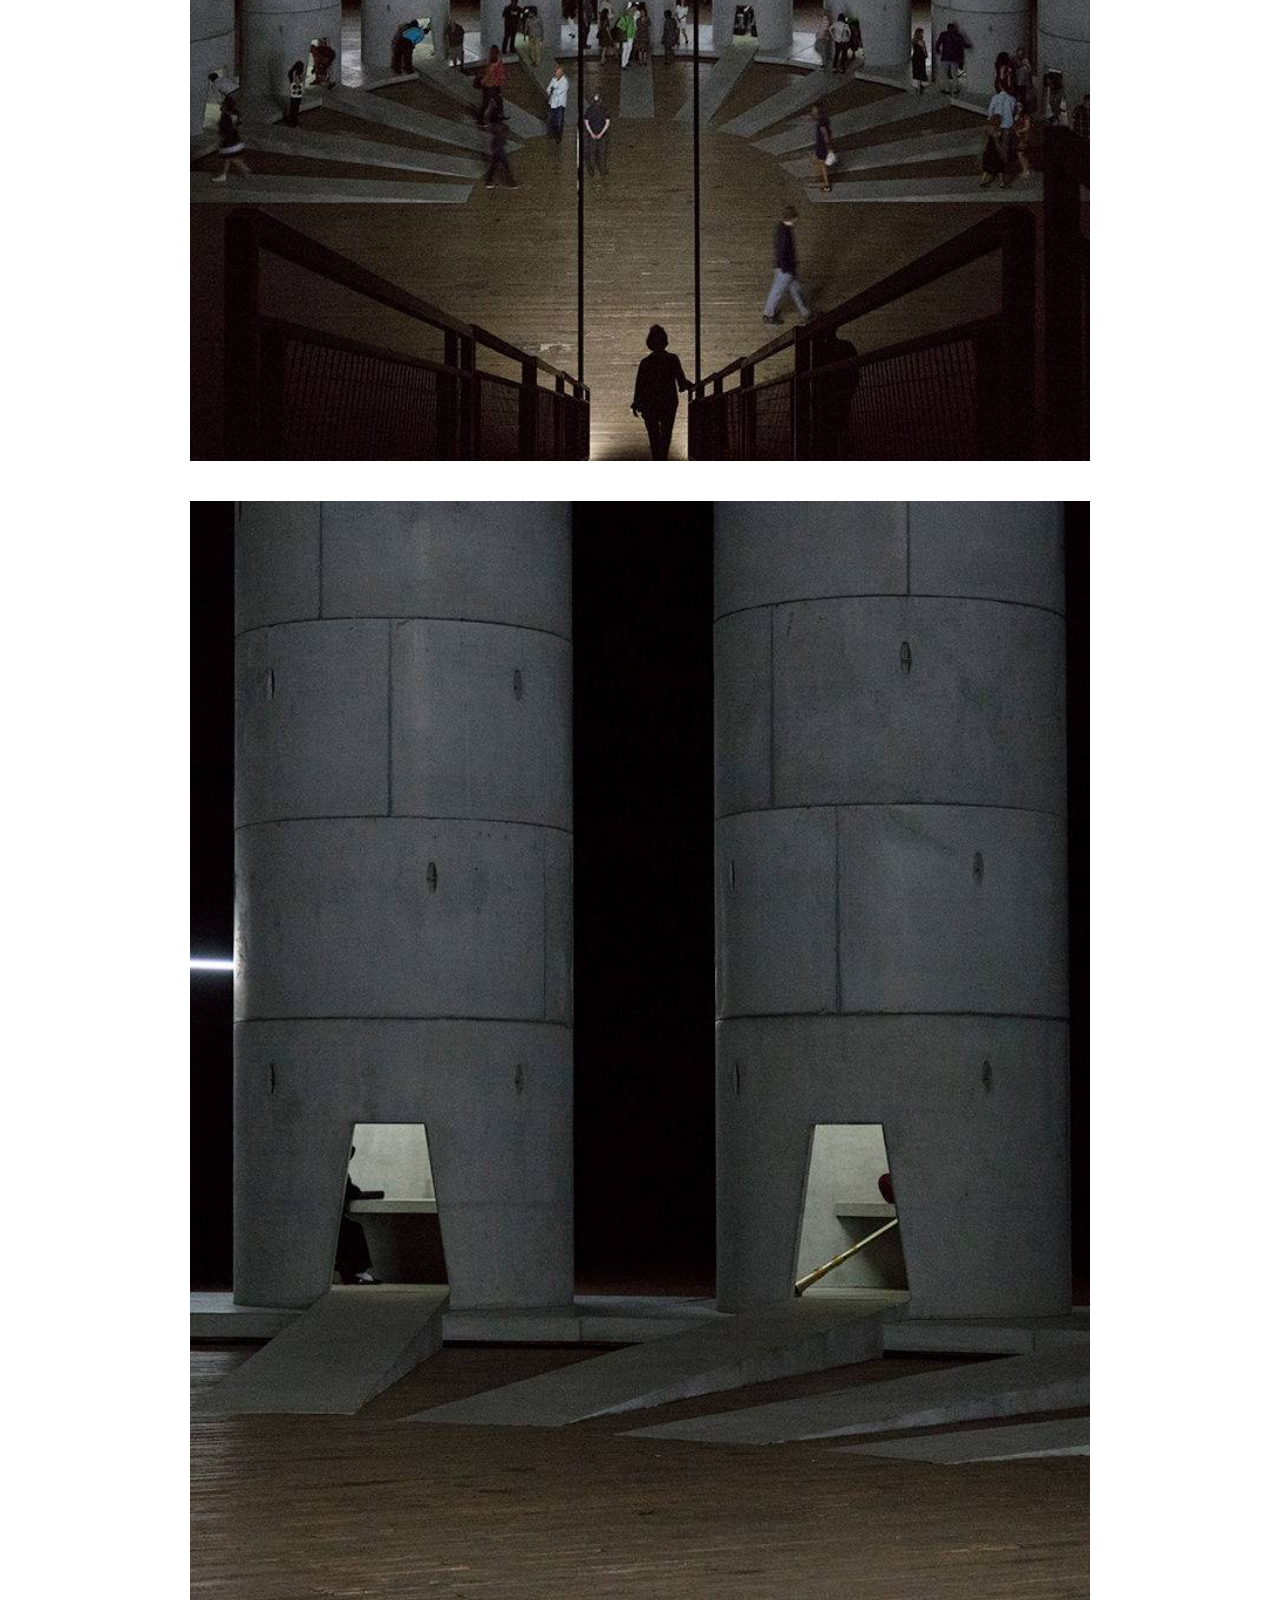
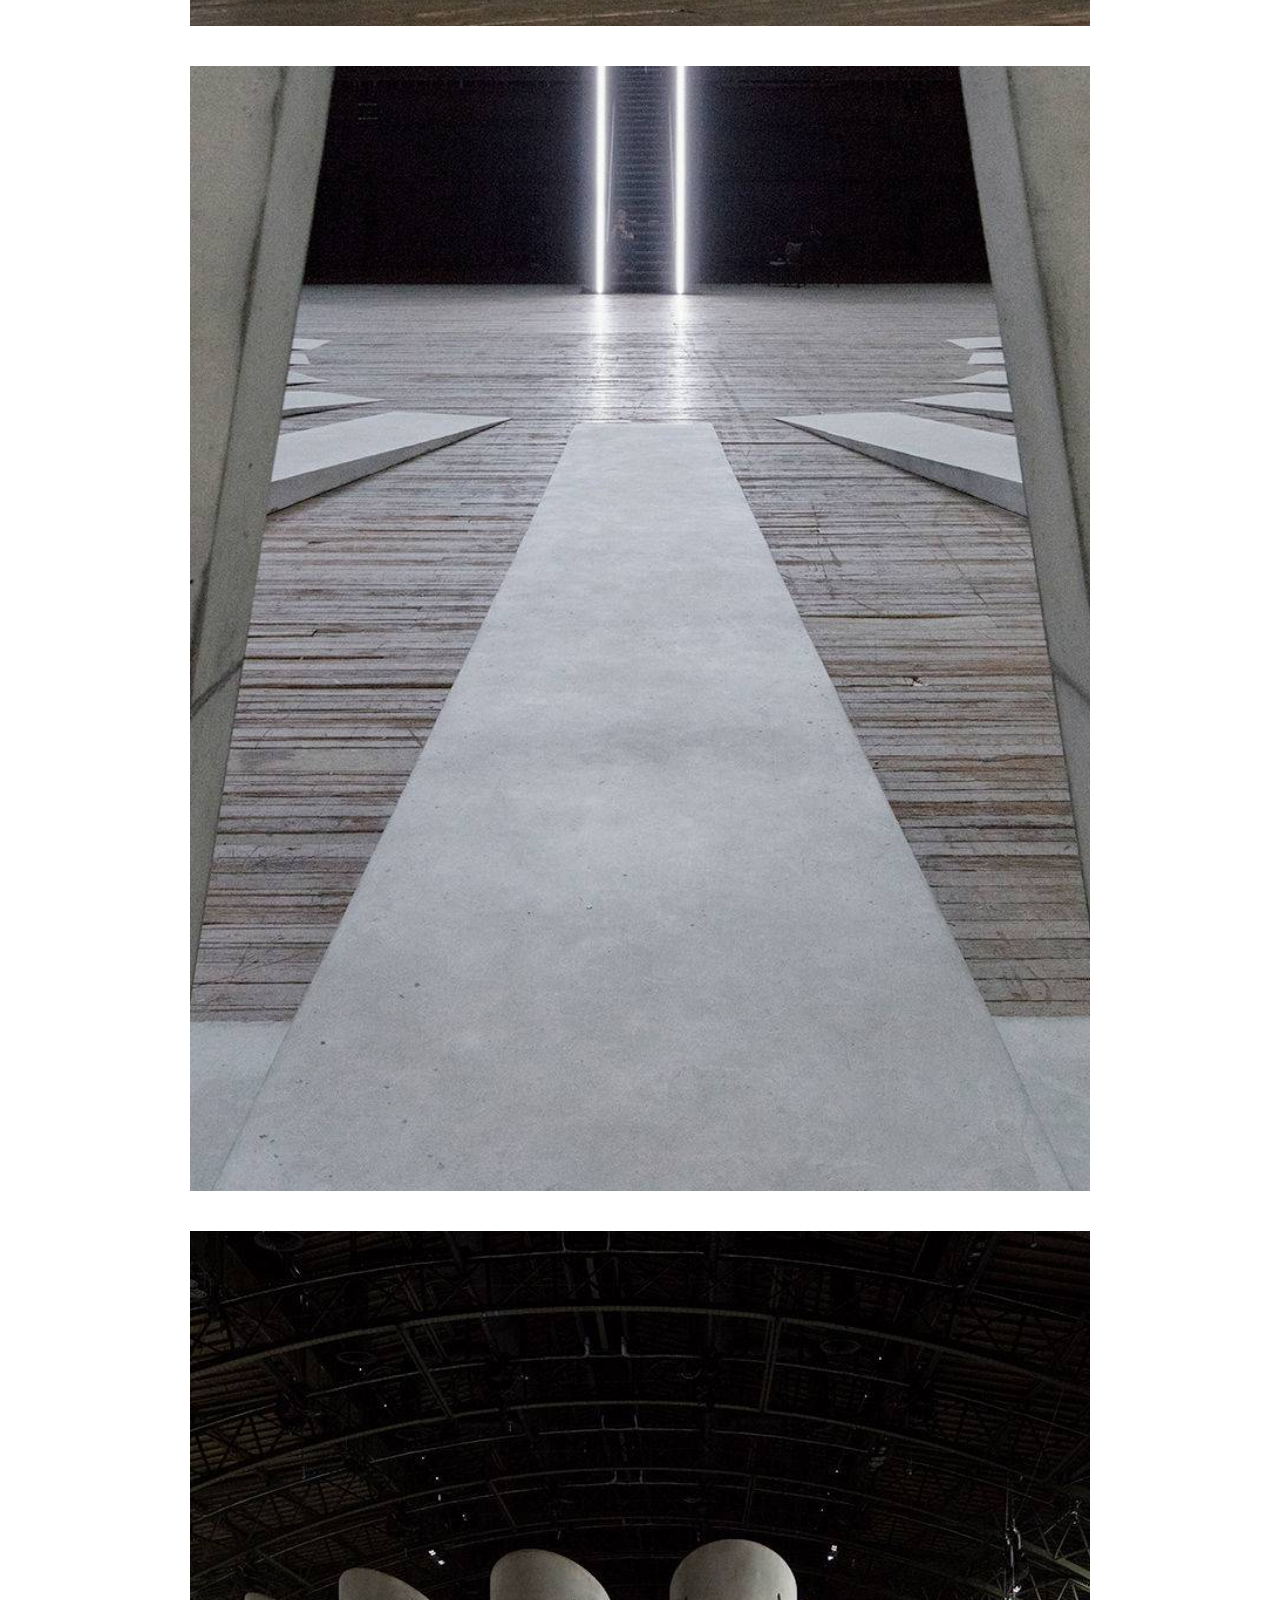
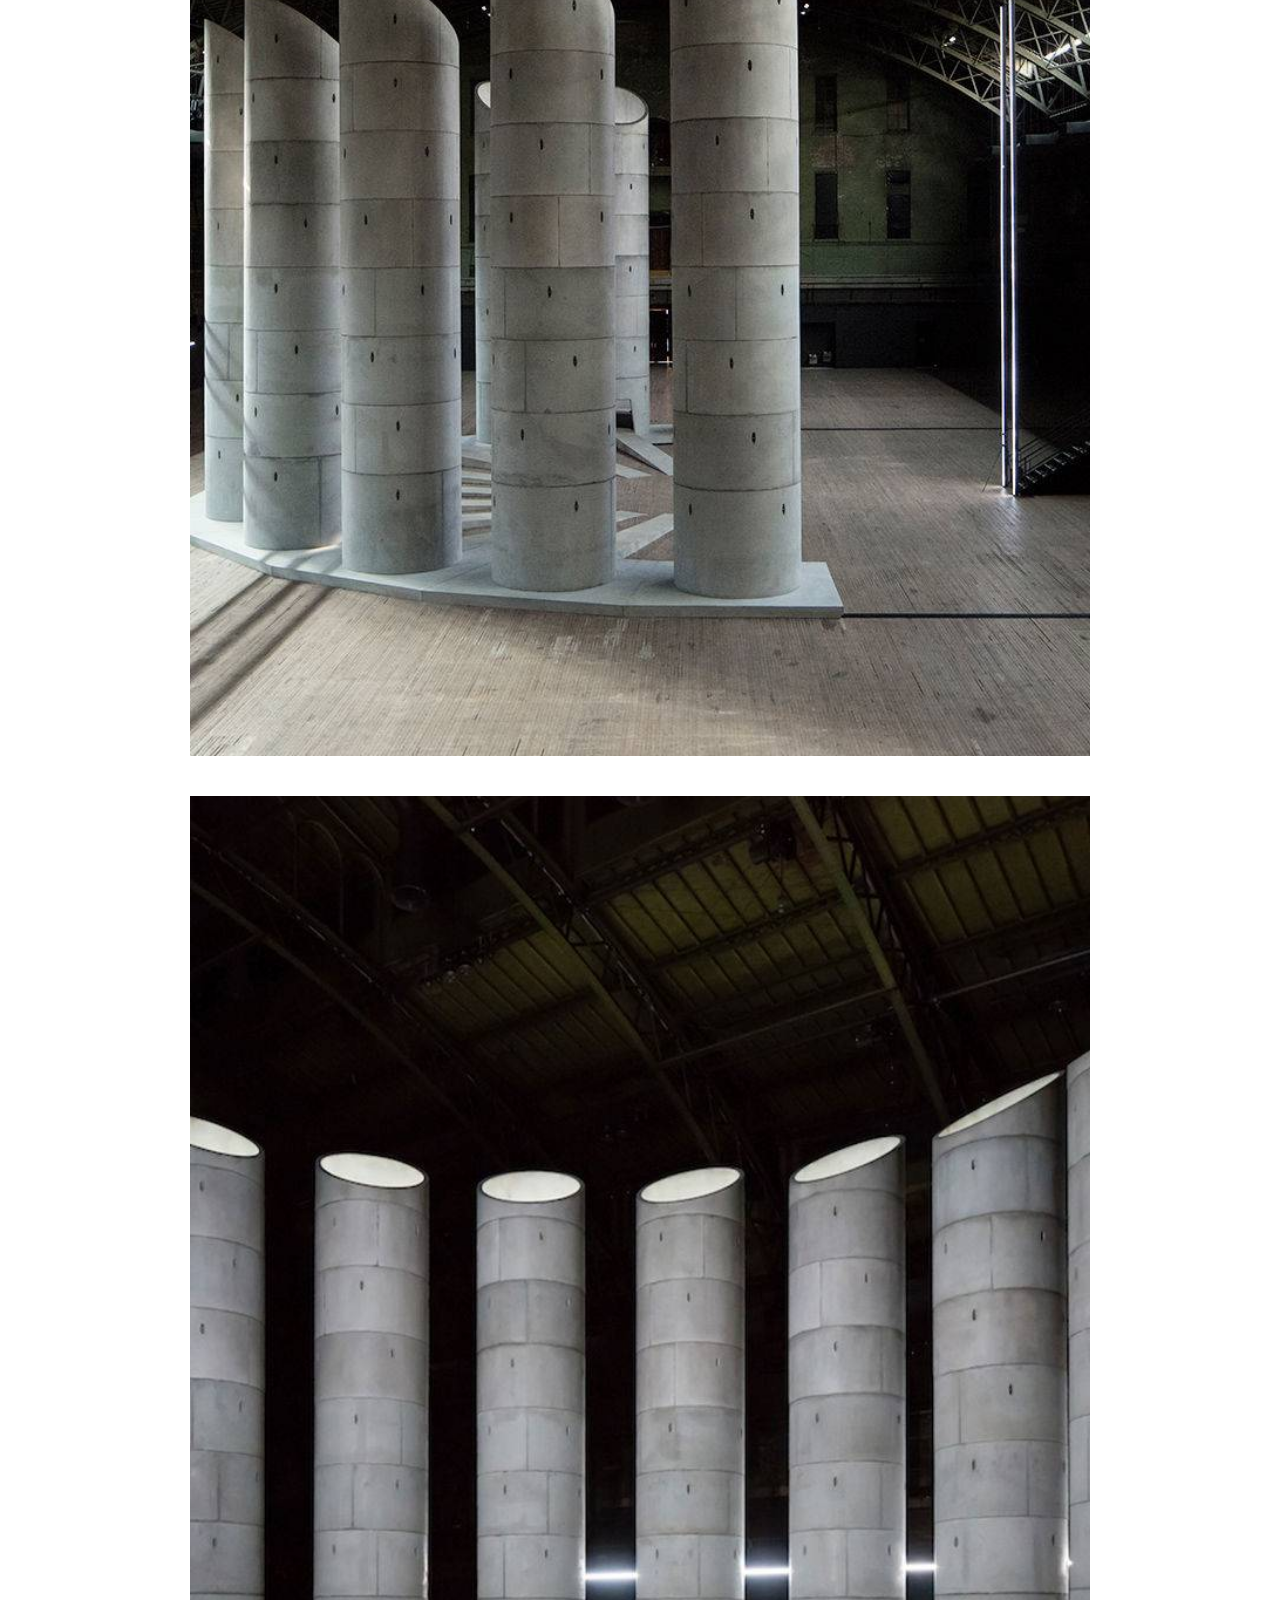
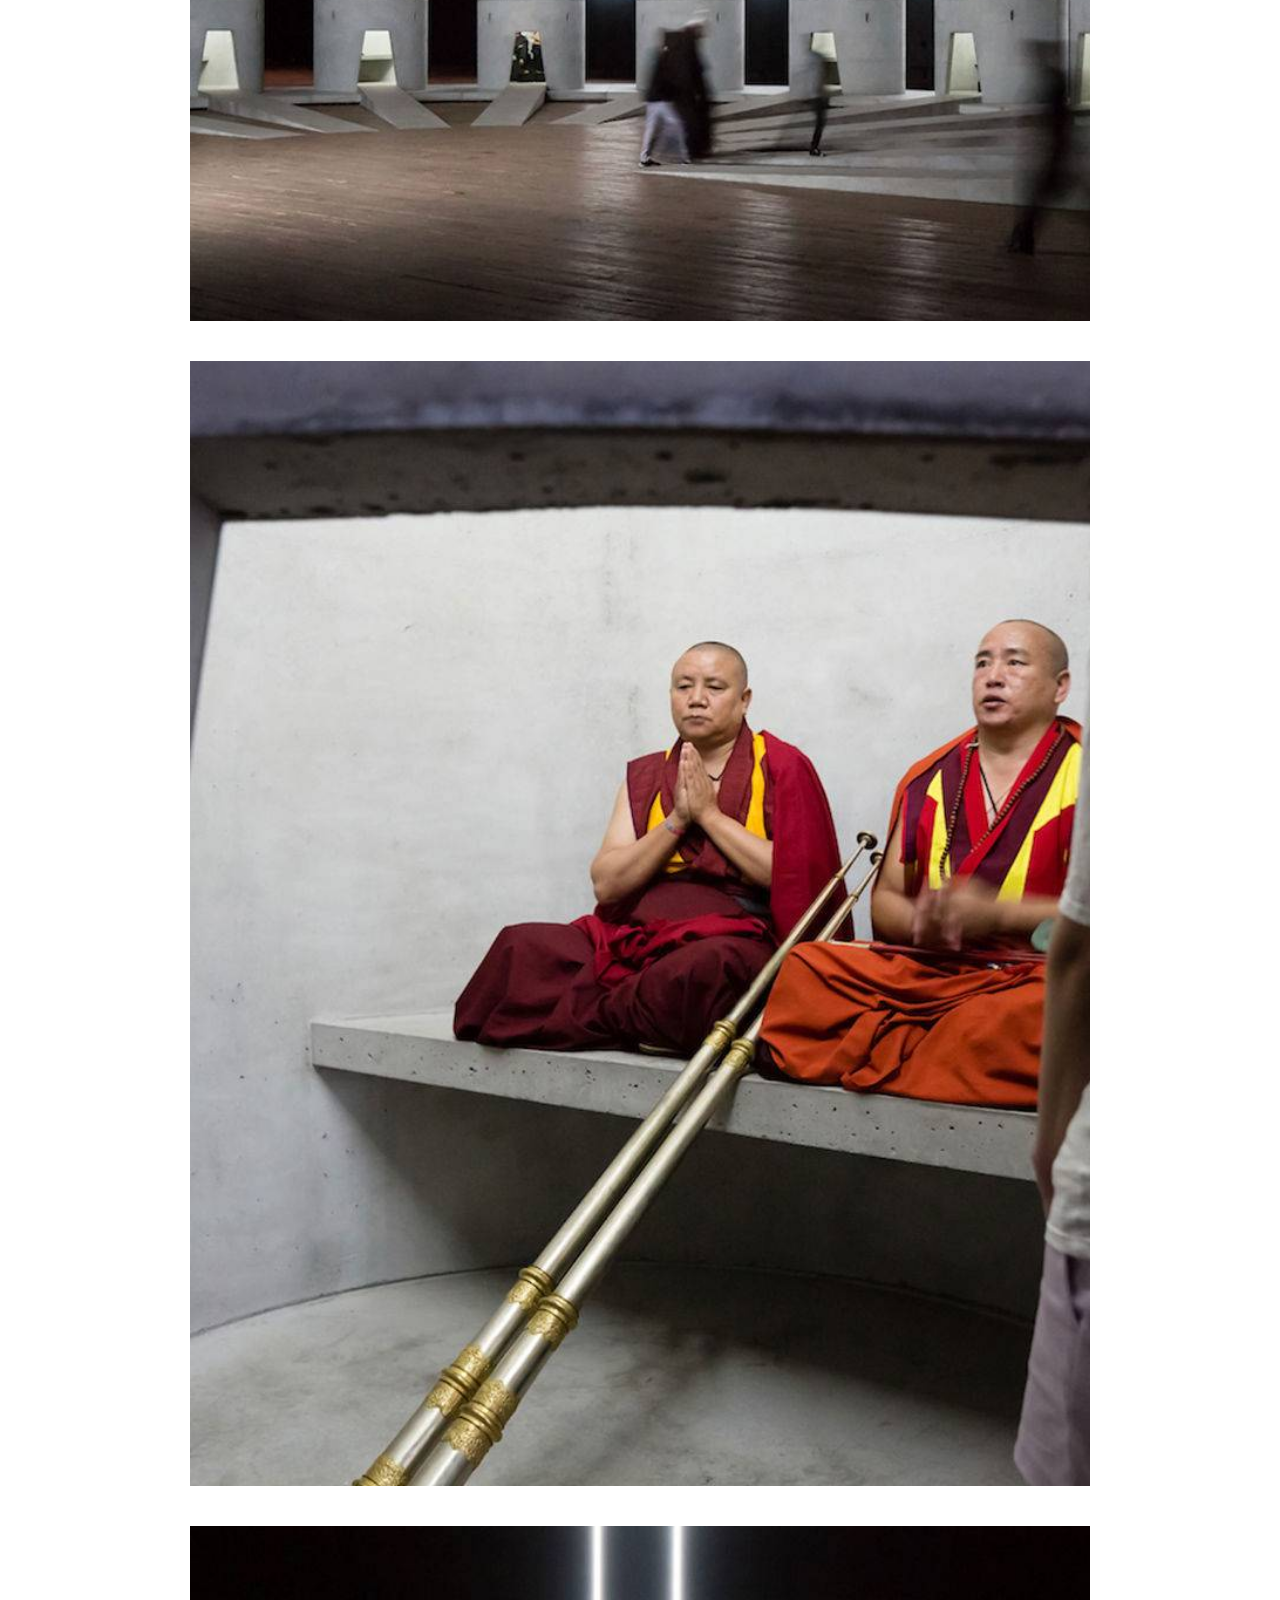
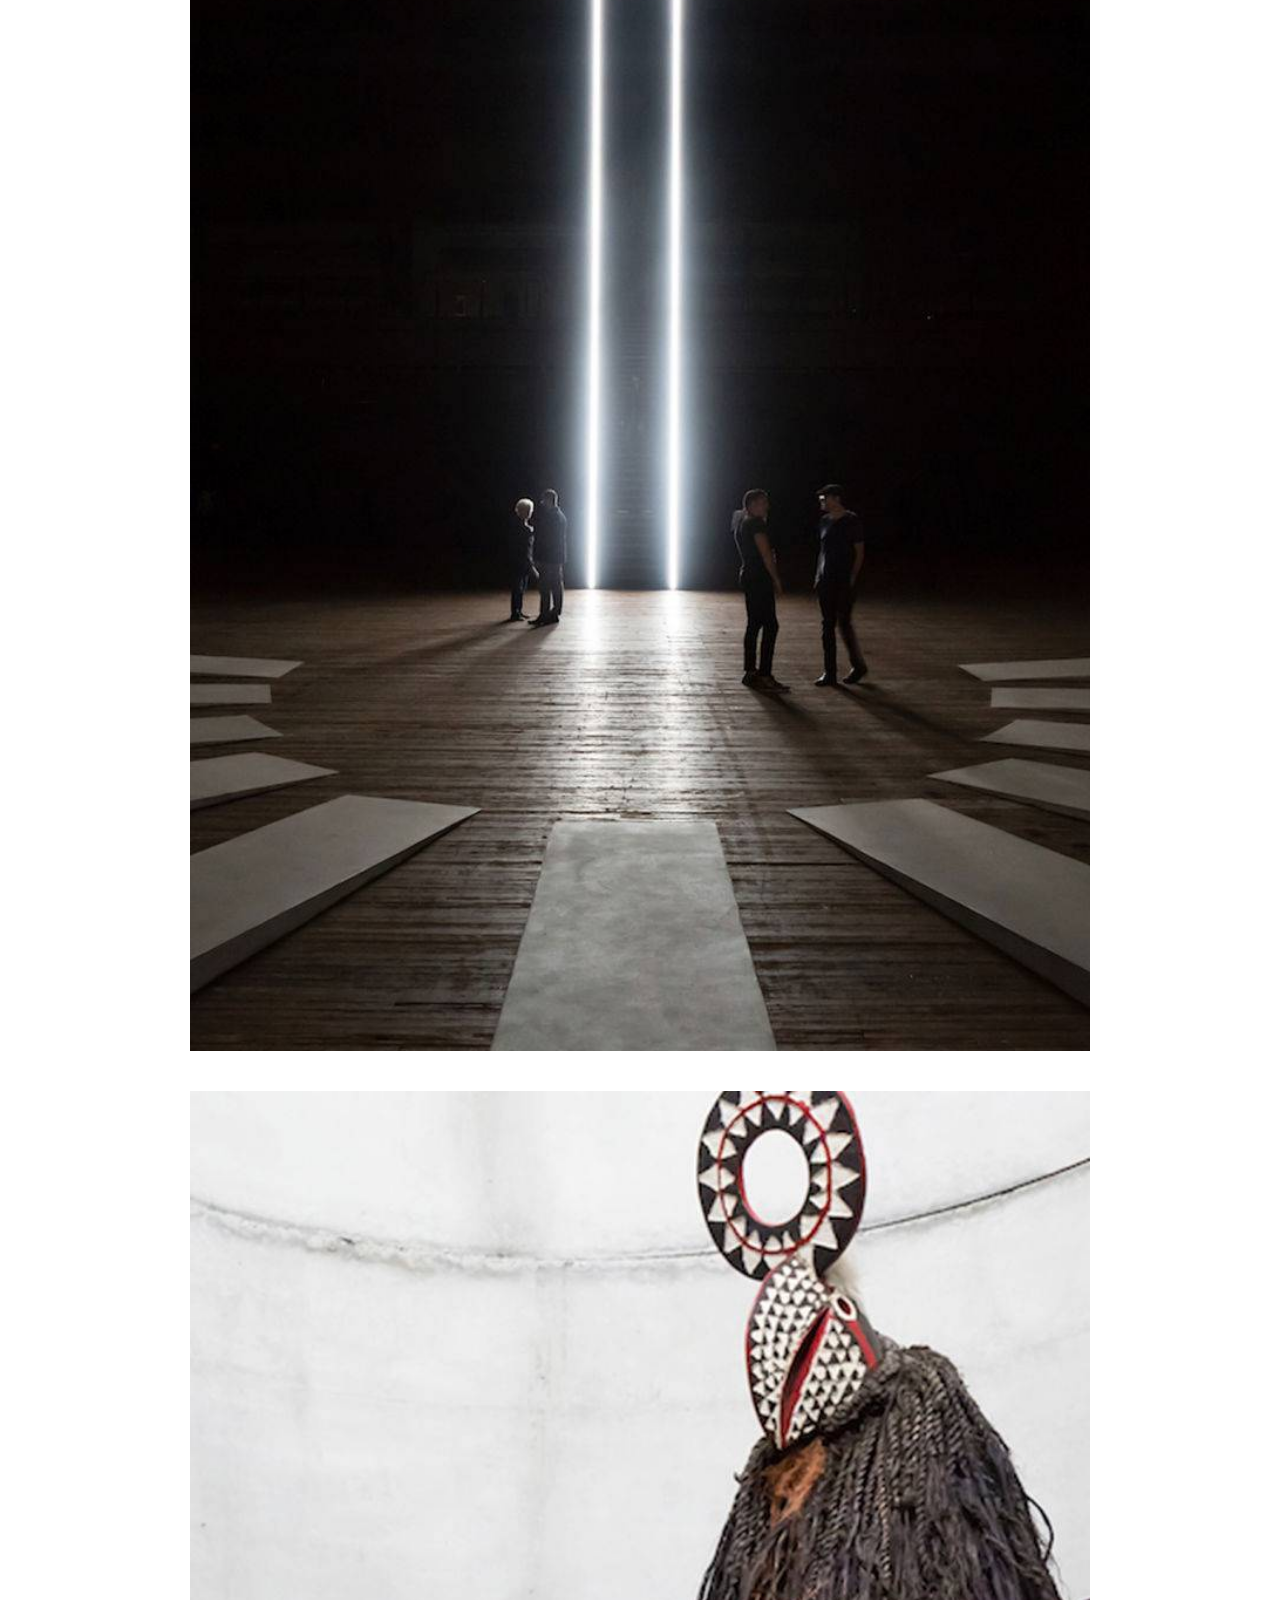
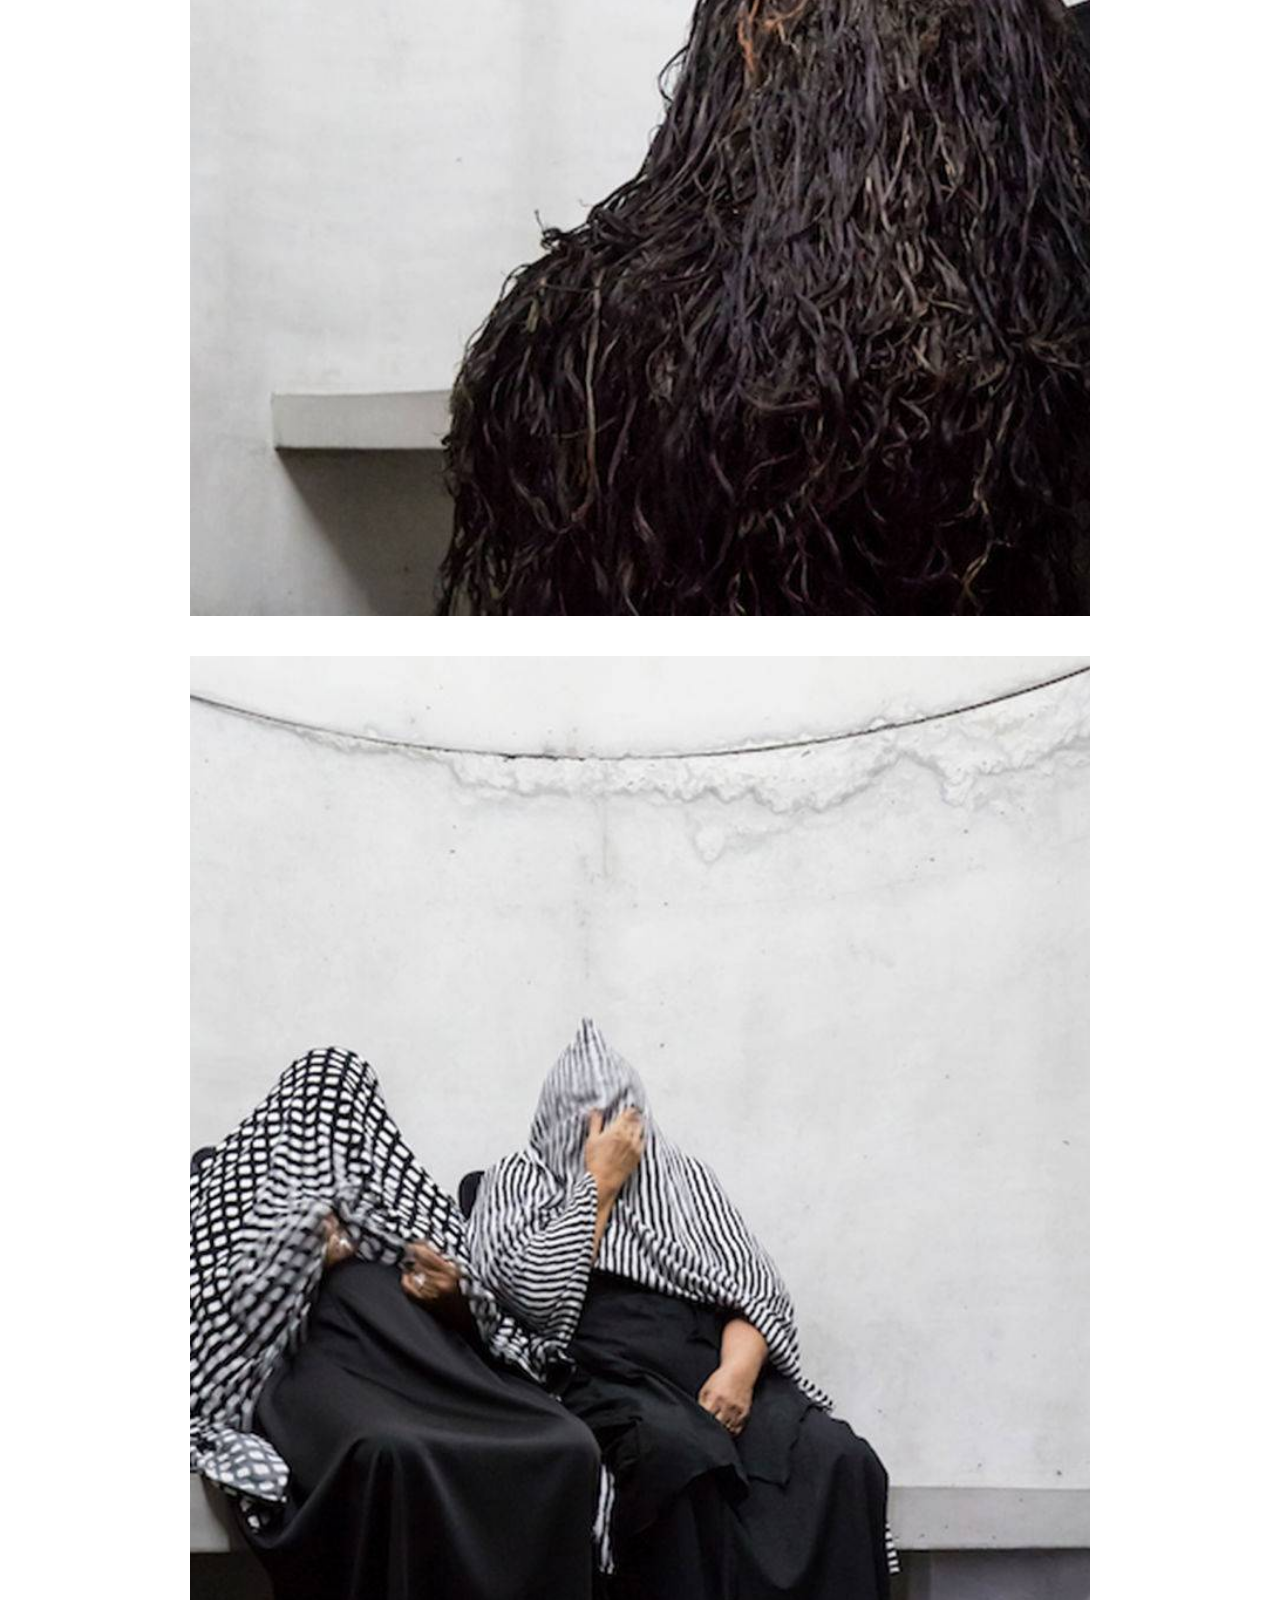
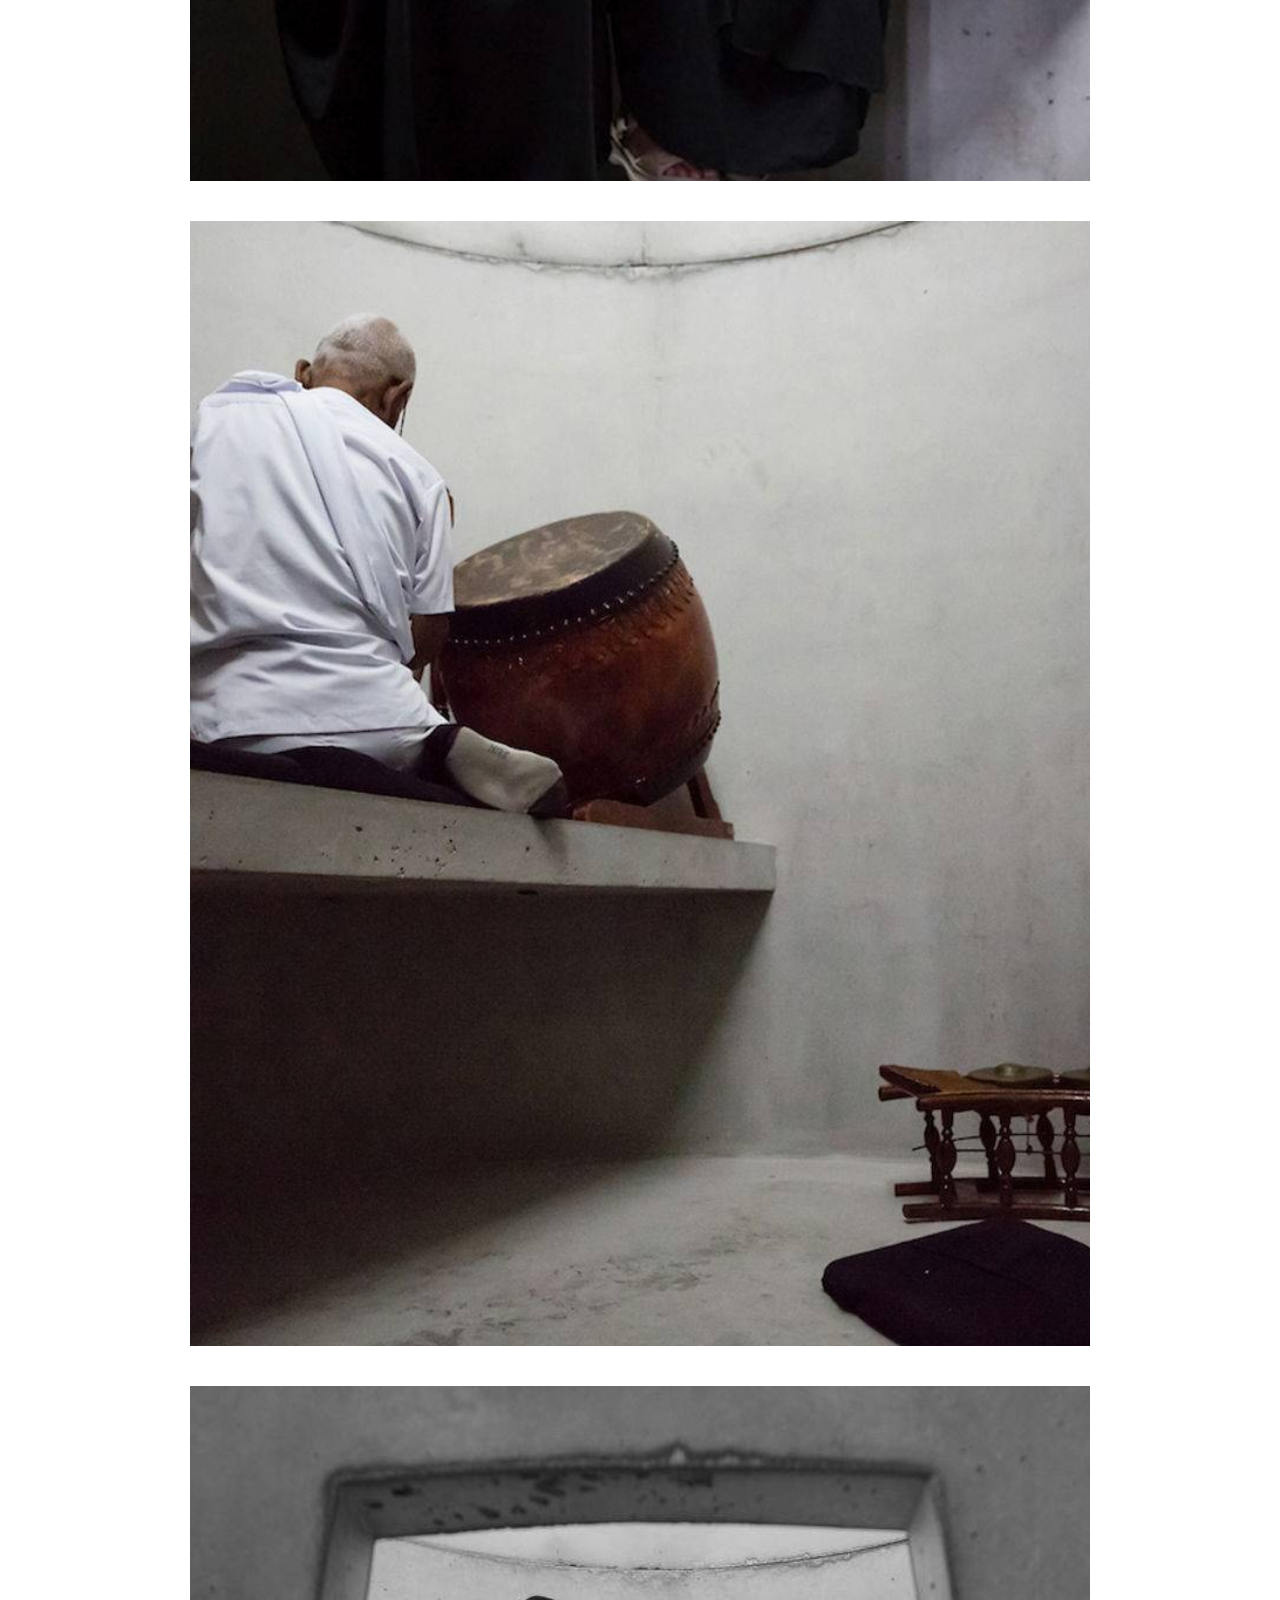
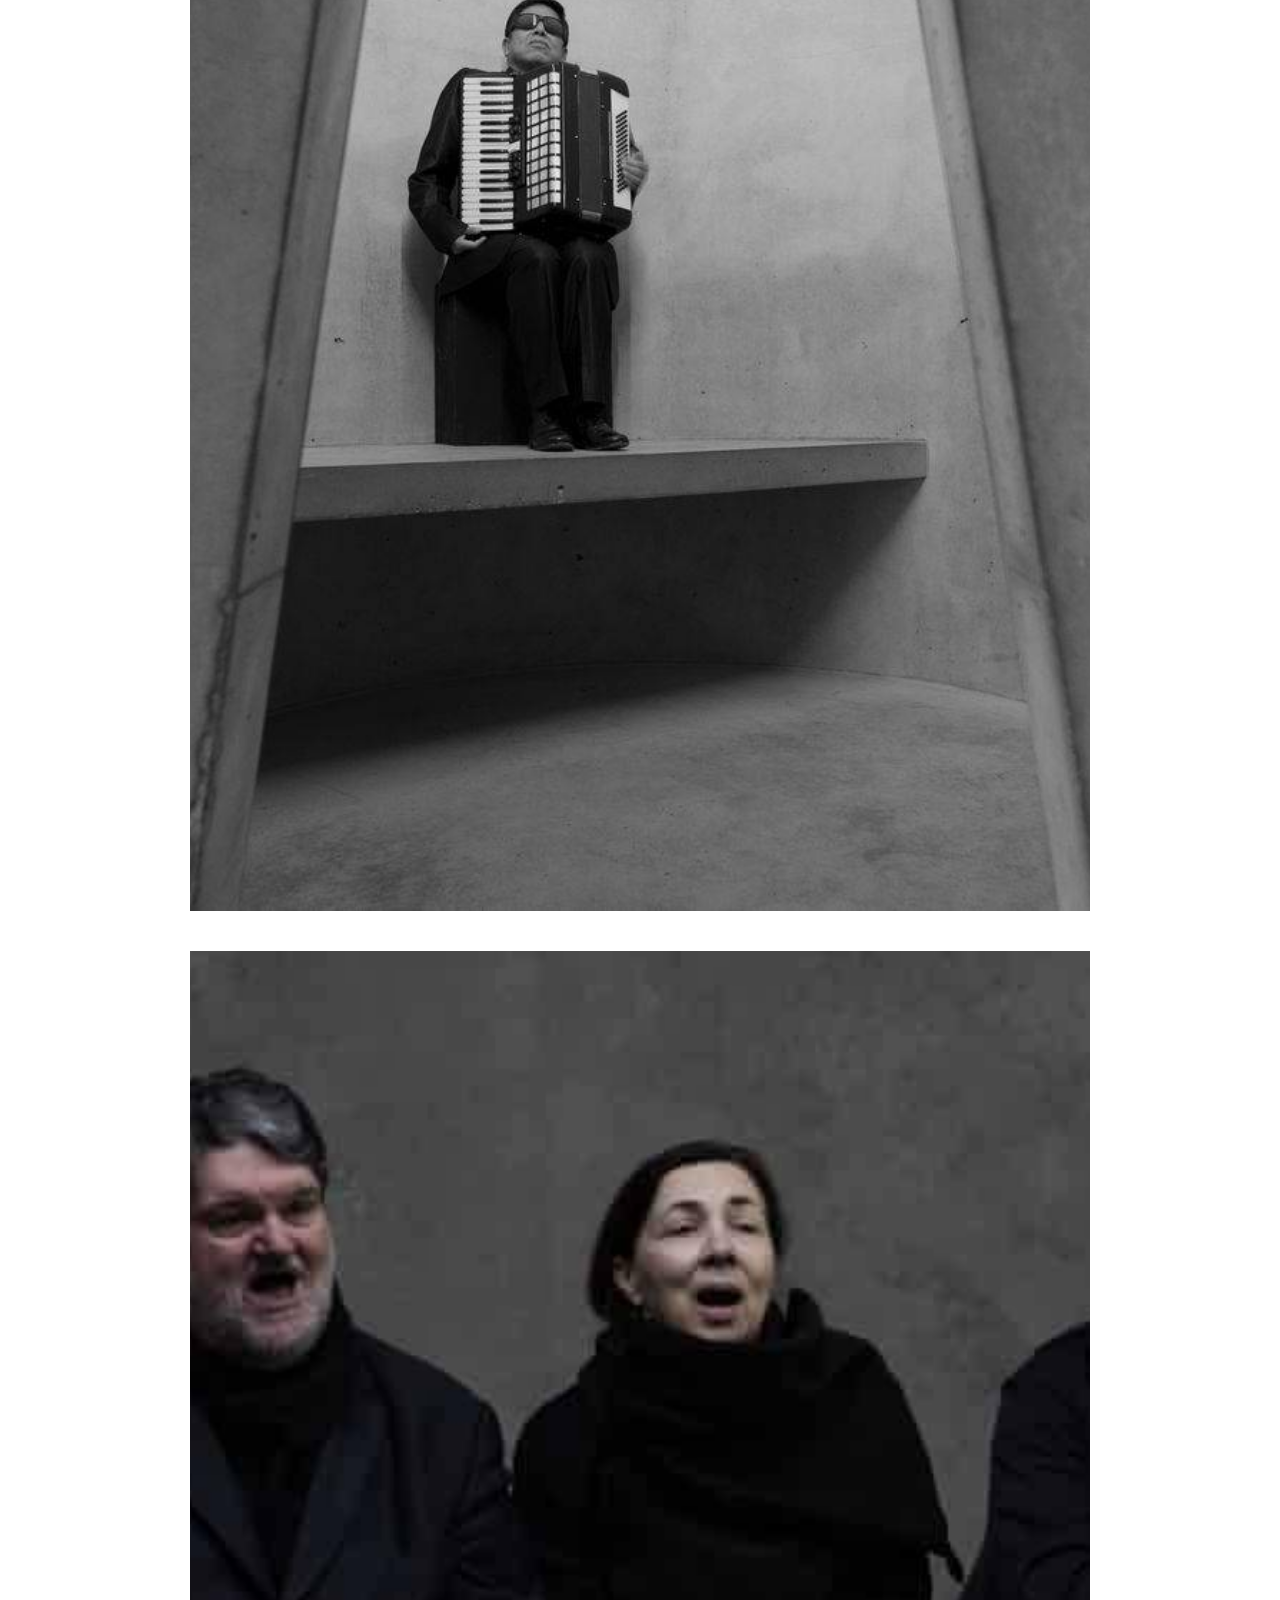
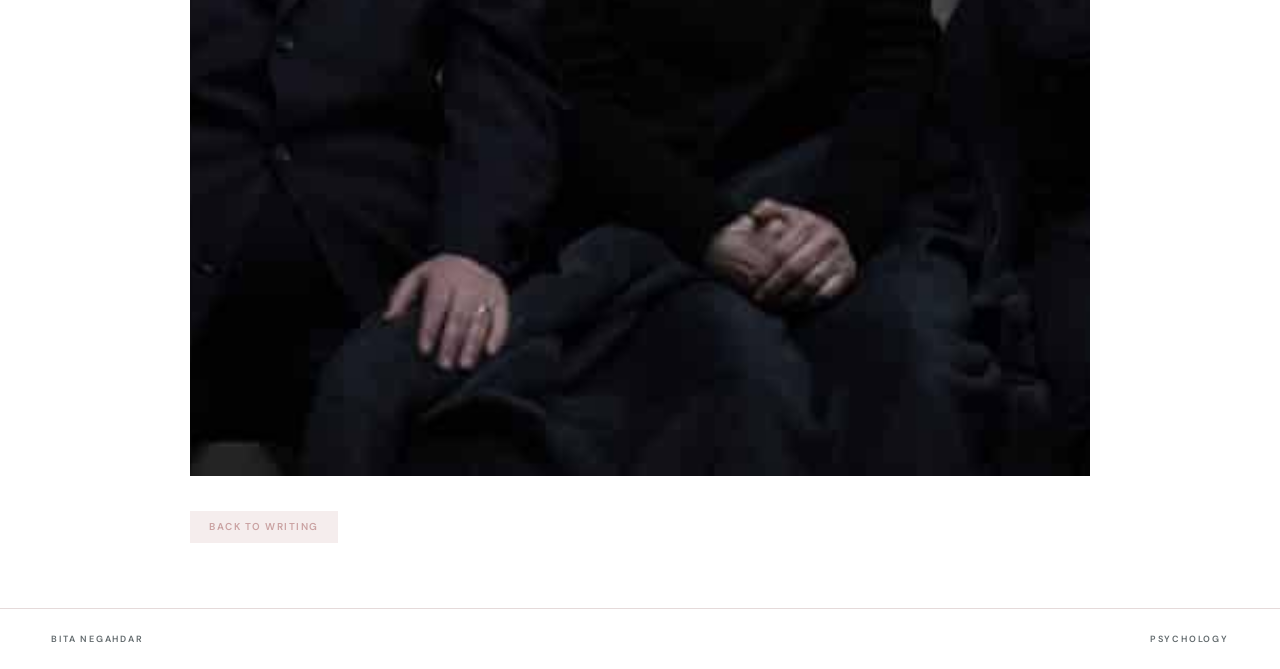
<file: writing-5.html>
<!DOCTYPE html>

<html lang="en">

<head>

<meta charset="UTF-8">
<meta name="viewport" content="width=device-width, initial-scale=1.0">

<title>An Occupation of Loss | Bita Negahdar</title>

<link href="https://fonts.googleapis.com/css2?family=DM+Sans:wght@300;400;500;600;700&display=swap" rel="stylesheet">

<link rel="stylesheet" href="style.css">

<style>

/* =====================================================
   WRITING 05 — PERSIAN ARTICLE
===================================================== */

.article-text {
    direction: rtl;
    text-align: right;
    unicode-bidi: plaintext;
}


/* =====================================================
   PERSIAN PARAGRAPHS
===================================================== */

.article-text p {
    direction: rtl;
    text-align: right;
    unicode-bidi: plaintext;
    line-height: 2.1;
}


/* =====================================================
   ENGLISH TERMS INSIDE PERSIAN TEXT
===================================================== */

.article-text em {
    unicode-bidi: isolate;
}


/* =====================================================
   WRITING 05 GALLERY
   ALL IMAGES — SAME SIZE / SAME FRAME
===================================================== */

.gallery {
    display: flex;
    flex-direction: column;
    gap: 40px;
    margin-top: 70px;
    width: 100%;
}

.gallery img {
    display: block;

    width: 100%;
    aspect-ratio: 4 / 5;

    height: auto;

    object-fit: cover;
    object-position: center;

    max-width: 100%;

    background: #F5EDED;
}


/* =====================================================
   HEADER
   SAME MENU AS ABOUT PAGE
===================================================== */

header{
    width:100% !important;
    min-height:76px !important;
    height:76px !important;
    padding:0 4vw !important;

    display:flex !important;
    align-items:center !important;
    justify-content:space-between !important;

    background:#000000 !important;
    border-bottom:1px solid #000000 !important;
}

.logo{
    font-family:"DM Sans",Arial,sans-serif !important;
    font-size:20px !important;
    font-weight:700 !important;
    letter-spacing:2.4px !important;

    color:#FFFFFF !important;

    white-space:nowrap !important;
}

nav{
    display:flex !important;
    align-items:center !important;
    justify-content:flex-end !important;

    gap:10px !important;

    flex-shrink:0 !important;
}

nav a{
    display:inline-flex !important;
    align-items:center !important;
    justify-content:center !important;

    min-height:38px !important;
    height:38px !important;

    padding:7px 10px !important;

    font-family:"DM Sans",Arial,sans-serif !important;

    font-size:11px !important;
    font-weight:600 !important;

    letter-spacing:1.2px !important;
    line-height:1 !important;

    text-transform:uppercase !important;

    color:#FFFFFF !important;
    background:transparent !important;

    border:1px solid transparent !important;

    white-space:nowrap !important;

    transition:
        background-color .25s ease,
        color .25s ease,
        border-color .25s ease !important;
}

nav a:hover{
    background:#CAA2A2 !important;
    border-color:#CAA2A2 !important;
    color:#FFFFFF !important;
}


/* =====================================================
   CONTACT BUTTON
===================================================== */

.contact-btn{
    padding:9px 16px !important;

    background:#F5EDED !important;
    border:1px solid #F5EDED !important;

    color:#CAA2A2 !important;
}

.contact-btn:hover{
    background:#CAA2A2 !important;
    border-color:#CAA2A2 !important;
    color:#FFFFFF !important;
}


/* =====================================================
   BACK TO WRITING BUTTON
===================================================== */

.back{
    display:inline-flex !important;
    align-items:center !important;
    justify-content:center !important;

    padding:10px 18px !important;

    background:#F5EDED !important;
    border:1px solid #F5EDED !important;

    color:#CAA2A2 !important;

    text-decoration:none !important;

    transition:
        background-color .25s ease,
        color .25s ease,
        border-color .25s ease !important;
}

.back:hover{
    background:#CAA2A2 !important;
    border-color:#CAA2A2 !important;
    color:#FFFFFF !important;
}


/* =====================================================
   MOBILE
===================================================== */

@media (max-width: 800px) {

    header{
        min-height:72px !important;
        height:auto !important;

        padding:14px 5vw !important;

        gap:15px !important;

        background:#000000 !important;
    }

    .logo{
        font-size:14px !important;
        letter-spacing:1.8px !important;

        color:#FFFFFF !important;
    }

    nav{
        gap:4px !important;

        flex-wrap:wrap !important;

        justify-content:flex-end !important;
    }

    nav a{
        min-height:30px !important;
        height:30px !important;

        padding:5px 5px !important;

        font-size:7px !important;
        letter-spacing:.8px !important;

        color:#FFFFFF !important;
    }

    .contact-btn{
        padding:7px 9px !important;
    }

    .article-text {
        line-height:2;
    }

    .gallery {
        gap:25px;
        margin-top:50px;
    }

    .gallery img {
        width:100%;
        aspect-ratio:4 / 5;
        height:auto;
        object-fit:cover;
        object-position:center;
    }

}

</style>

</head>

<body>


<!-- =====================================================
     HEADER
===================================================== -->

<header>

    <div class="logo">
        BITA NEGAHDAR
    </div>


    <nav>

        <a href="https://bitanegahdar.ir/index.html">
            Home
        </a>

        <a href="https://bitanegahdar.ir/about.html">
            About
        </a>

        <a href="https://bitanegahdar.ir/writing.html">
            Writing
        </a>

        <a href="https://bitanegahdar.ir/index.html#research">
            Research
        </a>

        <a href="art-psychology.html">
            Art &amp; Psychology
        </a>

        <a href="https://bitanegahdar.ir/index.html#contact" class="contact-btn">
            Contact
        </a>

    </nav>

</header>


<!-- =====================================================
     ARTICLE
===================================================== -->

<article class="article">


    <div class="meta">
        Writing 05
    </div>


    <h1>
        An Occupation of Loss
    </h1>


    <!-- =================================================
         ARTICLE TEXT
    ================================================= -->

    <div class="article-text">


        <p>
            این گزاره که هر رویارویی تازگیِ خود را دارد، نقطه ثقلِ پدیدارشناختیِ تحلیلِ ماست. در روان‌شناسی، سوگ را نباید یک فرآیند ایستا و کلیشه‌ای دانست. تضاد میان دیدگاهِ نیویورکر، سوگ به مثابه حواس‌پرتی، و نیویورک مگ، سوگ به مثابه التیام، دقیقاً در همین مفهومِ تازگی حل می‌شود.
        </p>


        <p>
            هر کنشگر در پروژه سایمون، در هر تکرارِ آوا، در حال بازتعریفِ یک تجربه منحصر‌به‌فرد است که از ساختارِ بیولوژیکِ تروما عبور می‌کند.
        </p>


        <p>
            مجموعه <em>An Occupation of Loss</em> اثر تارین سایمون، سوگواران حرفه‌ای از پانزده کشور را در برج‌های بتنیِ پارک اونیو آرموری گرد هم آورد.
        </p>


        <p>
            آن برج‌های بتنی که می‌بینید، در واقع شبیه به یک سیستمِ انتقالِ صدا طراحی شده‌اند. هدف سایمون این بوده که صدا، ضجه‌ها و آوازهای سوگ، را در یک فضای بتنی محبوس و سپس هدایت کند. به عنوان یک روان‌شناس، می‌توان توجه کرد که چگونه این فضای محبوس‌کننده، در کنار حرکت بدن، امکان خوانشی مشابه با محیط‌های کنترل‌شده در آزمایش‌های رفتاردرمانی را فراهم می‌کند.
        </p>


        <p>
            منتقد نیویورکر در مشاهدات خود می‌گوید سوگ، حواس‌پرتی از فقدان است، چرا که پس از دفن پیکرها و پایان آیین‌ها، تنها سکوتی سنگین و بی‌وقفه باقی می‌ماند. اما در مقابل، نیویورک مگ معتقد است گوش دادن عمیق در تاریکی، گره‌های درونی را می‌گشاید و زخم‌ها را التیام می‌بخشد.
        </p>


        <p>
            اما واقعیت چیست؟ پارادوکسِ اصلی در این است که هر رویارویی، تازگیِ خود را دارد.
        </p>


        <p>
            ما نباید سوگ را یک فرآیندِ خطی و ایستا بدانیم. این پروژه به ما نشان می‌دهد که تفاوتِ میانِ سوگ به مثابه مکانیزم دفاعی و سوگ به مثابه آیینِ التیام‌بخش، در کیفیتِ حضورِ سوگوار در لحظه نهفته است. سوگوار حرفه‌ای در هر آواخوانی، با یک سابجکتیویتی، یا ذهنیت، تازه مواجه است که اجازه می‌دهد تروما از یک بن‌بستِ روانی، به یک تجربه بدنمند و زنده تبدیل شود.
        </p>


    </div>


    <!-- =====================================================
         WRITING 05 GALLERY
         12 IMAGES — SAME FRAME
    ===================================================== -->

    <div class="gallery">


        <img
            src="images/post5 (1).jpg"
            alt="Writing 05 — Image 1"
        >


        <img
            src="images/post5 (2).jpg"
            alt="Writing 05 — Image 2"
        >


        <img
            src="images/post5 (3).jpg"
            alt="Writing 05 — Image 3"
        >


        <img
            src="images/post5 (4).jpg"
            alt="Writing 05 — Image 4"
        >


        <img
            src="images/post5 (5).jpg"
            alt="Writing 05 — Image 5"
        >


        <img
            src="images/post5 (6).jpg"
            alt="Writing 05 — Image 6"
        >


        <img
            src="images/post5 (7).jpg"
            alt="Writing 05 — Image 7"
        >


        <img
            src="images/post5 (8).jpg"
            alt="Writing 05 — Image 8"
        >


        <img
            src="images/post5 (9).jpg"
            alt="Writing 05 — Image 9"
        >


        <img
            src="images/post5 (10).jpg"
            alt="Writing 05 — Image 10"
        >


        <img
            src="images/post5 (11).jpg"
            alt="Writing 05 — Image 11"
        >


        <img
            src="images/post5 (12).jpg"
            alt="Writing 05 — Image 12"
        >


    </div>


    <!-- =====================================================
         BACK BUTTON
    ===================================================== -->

    <a href="writing.html" class="back">
        Back to Writing
    </a>


</article>


<!-- =====================================================
     FOOTER
===================================================== -->

<footer>

    <div>
        BITA NEGAHDAR
    </div>

    <div>
        Psychology
    </div>

</footer>


</body>

</html>
</file>
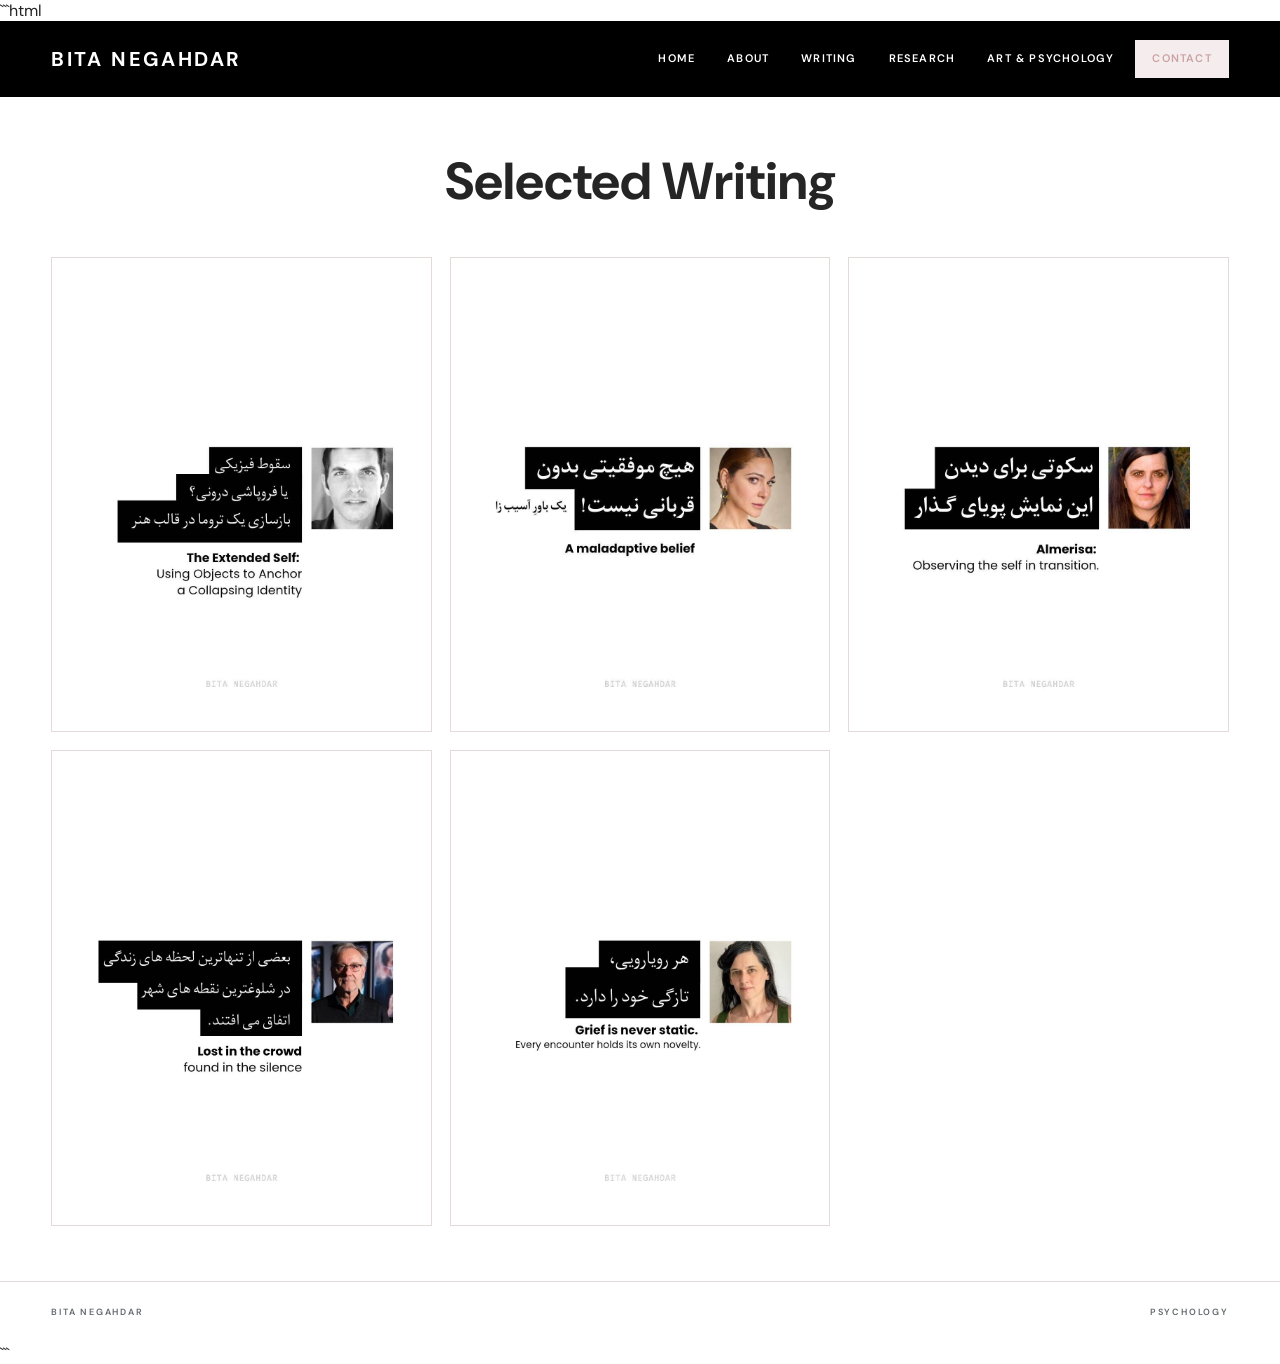
<file: writing.html>
```html
<!DOCTYPE html>

<html lang="en">

<head>

<meta charset="UTF-8">
<meta name="viewport" content="width=device-width, initial-scale=1.0">

<title>Writing | Bita Negahdar</title>

<link href="https://fonts.googleapis.com/css2?family=DM+Sans:wght@300;400;500;600;700&display=swap" rel="stylesheet">

<link rel="stylesheet" href="style.css">

<style>

/* =====================================================
   WRITING PAGE
===================================================== */

.page{
    width:92% !important;
    max-width:1250px !important;
    margin:55px auto !important;
}


/* =====================================================
   TITLE
===================================================== */

.page h1{
    margin-bottom:45px !important;

    font-family:"DM Sans",Arial,sans-serif !important;

    font-size:52px !important;
    font-weight:700 !important;

    line-height:1.15 !important;

    color:#252525 !important;

    text-align:center !important;
}


/* =====================================================
   WRITING GRID
===================================================== */

.grid{
    display:grid !important;

    grid-template-columns:repeat(3,minmax(0,1fr)) !important;

    gap:18px !important;

    width:100% !important;
}


/* =====================================================
   CARD
===================================================== */

.card{
    display:block !important;

    width:100% !important;

    background:#FFFFFF !important;

    overflow:hidden !important;

    text-decoration:none !important;

    transition:transform .3s ease !important;
}

.card:hover{
    transform:translateY(-5px) !important;
}


/* =====================================================
   COVER
===================================================== */

.cover{
    width:100% !important;

    aspect-ratio:4 / 5 !important;

    overflow:hidden !important;

    position:relative !important;

    background:#F5EDED !important;

    border:1px solid #E5DADA !important;
}


/* =====================================================
   COVER IMAGE
===================================================== */

.cover img{
    width:100% !important;
    height:100% !important;

    display:block !important;

    object-fit:cover !important;

    transition:
        transform .5s ease,
        filter .4s ease !important;
}


/* =====================================================
   STRONG HOVER OVERLAY
===================================================== */

.cover::after{
    content:"VIEW WRITING";

    position:absolute;

    inset:0;

    display:flex;

    align-items:center;

    justify-content:center;

    background:rgba(202,162,162,.78);

    color:#FFFFFF;

    font-family:"DM Sans",Arial,sans-serif;

    font-size:11px;

    font-weight:700;

    letter-spacing:2px;

    opacity:0;

    transform:scale(.96);

    transition:
        opacity .3s ease,
        transform .3s ease;
}


/* =====================================================
   IMAGE HOVER
===================================================== */

.card:hover .cover img{
    transform:scale(1.055);

    filter:saturate(1.12);
}


/* =====================================================
   OVERLAY HOVER
===================================================== */

.card:hover .cover::after{
    opacity:1;

    transform:scale(1);
}


/* =====================================================
   REMOVE ALL TEXT UNDER COVERS
===================================================== */

.card-info,
.card-number,
.card-title{
    display:none !important;
}


/* =====================================================
   HEADER
===================================================== */

header{
    width:100% !important;

    min-height:76px !important;
    height:76px !important;

    padding:0 4vw !important;

    display:flex !important;
    align-items:center !important;
    justify-content:space-between !important;

    background:#000000 !important;

    border-bottom:1px solid #000000 !important;
}

.logo{
    font-family:"DM Sans",Arial,sans-serif !important;

    font-size:20px !important;
    font-weight:700 !important;

    letter-spacing:2.4px !important;

    color:#FFFFFF !important;

    white-space:nowrap !important;
}

nav{
    display:flex !important;

    align-items:center !important;
    justify-content:flex-end !important;

    gap:10px !important;

    flex-shrink:0 !important;
}

nav a{
    display:inline-flex !important;

    align-items:center !important;
    justify-content:center !important;

    min-height:38px !important;
    height:38px !important;

    padding:7px 10px !important;

    font-family:"DM Sans",Arial,sans-serif !important;

    font-size:11px !important;
    font-weight:600 !important;

    letter-spacing:1.2px !important;

    line-height:1 !important;

    text-transform:uppercase !important;

    color:#FFFFFF !important;

    background:transparent !important;

    border:1px solid transparent !important;

    white-space:nowrap !important;

    transition:
        background-color .25s ease,
        color .25s ease,
        border-color .25s ease !important;
}


/* =====================================================
   NAV HOVER
===================================================== */

nav a:hover{
    background:#CAA2A2 !important;

    border-color:#CAA2A2 !important;

    color:#FFFFFF !important;
}


/* =====================================================
   CONTACT BUTTON
===================================================== */

.contact-btn{
    padding:9px 16px !important;

    background:#F5EDED !important;

    border:1px solid #F5EDED !important;

    color:#CAA2A2 !important;
}

.contact-btn:hover{
    background:#CAA2A2 !important;

    border-color:#CAA2A2 !important;

    color:#FFFFFF !important;
}


/* =====================================================
   FOOTER
===================================================== */

footer{
    margin-top:55px !important;

    padding:24px 4vw !important;

    background:#FFFFFF !important;

    border-top:1px solid #E5DADA !important;

    display:flex !important;

    align-items:center !important;

    justify-content:space-between !important;

    font-family:"DM Sans",Arial,sans-serif !important;

    font-size:9px !important;

    font-weight:600 !important;

    letter-spacing:1.8px !important;

    text-transform:uppercase !important;

    color:#626A6D !important;
}


/* =====================================================
   MOBILE
===================================================== */

@media(max-width:800px){

    header{
        min-height:72px !important;
        height:auto !important;

        padding:14px 5vw !important;

        gap:15px !important;

        background:#000000 !important;
    }

    .logo{
        font-size:14px !important;

        letter-spacing:1.8px !important;

        color:#FFFFFF !important;
    }

    nav{
        gap:4px !important;

        flex-wrap:wrap !important;

        justify-content:flex-end !important;
    }

    nav a{
        min-height:30px !important;
        height:30px !important;

        padding:5px 5px !important;

        font-size:7px !important;

        letter-spacing:.8px !important;

        color:#FFFFFF !important;
    }

    .contact-btn{
        padding:7px 9px !important;
    }


    /* PAGE */

    .page{
        width:90% !important;

        margin:45px auto !important;
    }

    .page h1{
        font-size:40px !important;

        margin-bottom:35px !important;
    }


    /* GRID */

    .grid{
        grid-template-columns:1fr !important;

        gap:30px !important;
    }


    /* FOOTER */

    footer{
        flex-direction:column !important;

        text-align:center !important;

        gap:10px !important;
    }

}


/* =====================================================
   SMALL MOBILE
===================================================== */

@media(max-width:480px){

    .page h1{
        font-size:36px !important;
    }

    .cover{
        aspect-ratio:4 / 5 !important;
    }

    .cover::after{
        font-size:10px;
        letter-spacing:1.7px;
    }

}

</style>

</head>

<body>

<!-- =====================================================
     HEADER
===================================================== -->

<header>

<div class="logo">
    BITA NEGAHDAR
</div>

<nav>

    <a href="https://bitanegahdar.ir/index.html">
        Home
    </a>

    <a href="https://bitanegahdar.ir/about.html">
        About
    </a>

    <a href="https://bitanegahdar.ir/writing.html">
        Writing
    </a>

    <a href="https://bitanegahdar.ir/index.html#research">
        Research
    </a>

    <a href="art-psychology.html">
        Art &amp; Psychology
    </a>

    <a href="https://bitanegahdar.ir/index.html#contact" class="contact-btn">
        Contact
    </a>

</nav>

</header>


<!-- =====================================================
     WRITING PAGE
===================================================== -->

<main class="page">

<h1>
    Selected Writing
</h1>


<div class="grid">


    <!-- =================================================
         WRITING 01
    ================================================= -->

    <a href="writing-1.html" class="card">

        <div class="cover">

            <img
                src="images/cover-1.jpeg"
                alt="The Self Attached to Things"
            >

        </div>

    </a>


    <!-- =================================================
         WRITING 02
    ================================================= -->

    <a href="writing-2.html" class="card">

        <div class="cover">

            <img
                src="images/cover-2.jpeg"
                alt="When Success Becomes Self-Sacrifice"
            >

        </div>

    </a>


    <!-- =================================================
         WRITING 03
    ================================================= -->

    <a href="writing-3.html" class="card">

        <div class="cover">

            <img
                src="images/cover-3.jpeg"
                alt="The Self That Remains"
            >

        </div>

    </a>


    <!-- =================================================
         WRITING 04
    ================================================= -->

    <a href="writing-4.html" class="card">

        <div class="cover">

            <img
                src="images/cover-4.jpg"
                alt="Tokyo Compression"
            >

        </div>

    </a>


    <!-- =================================================
         WRITING 05
    ================================================= -->

    <a href="writing-5.html" class="card">

        <div class="cover">

            <img
                src="images/cover post5.png"
                alt="An Occupation of Loss"
            >

        </div>

    </a>


</div>

</main>


<!-- =====================================================
     FOOTER
===================================================== -->

<footer>

<div>
    BITA NEGAHDAR
</div>

<div>
    Psychology
</div>

</footer>

</body>

</html>
```
</file>
<file: style.css>
/* =====================================================
   GLOBAL RESET
===================================================== */

*{
    margin:0;
    padding:0;
    box-sizing:border-box;
}

html{
    scroll-behavior:smooth;
}

body{
    margin:0;
    padding:0;

    background:#FFFFFF;
    color:#252525;

    font-family:"DM Sans", Arial, sans-serif;
    font-weight:400;
}

a{
    color:inherit;
    text-decoration:none;
}


/* =====================================================
   COLOR SYSTEM
===================================================== */

:root{
    --white:#FFFFFF;

    --pink-pale:#F5EDED;

    --pink:#CAA2A2;

    --pink-hover:#B88F8F;

    --text:#252525;

    --muted:#626A6D;

    --border:#E5DADA;
}


/* =====================================================
   HEADER — SAME ON ALL PAGES
===================================================== */

header{
    width:100%;
    height:76px;
    min-height:76px;

    padding:0 4vw;

    display:flex;
    align-items:center;
    justify-content:space-between;

    background:#FFFFFF;

    border-bottom:1px solid var(--border);
}

.logo{
    flex-shrink:0;

    font-family:"DM Sans", Arial, sans-serif;

    font-size:20px;
    font-weight:700;

    letter-spacing:2.4px;

    line-height:1;

    color:var(--text);

    white-space:nowrap;
}

nav{
    display:flex;
    align-items:center;
    justify-content:flex-end;

    gap:24px;

    flex-shrink:0;

    white-space:nowrap;
}

nav a{
    display:inline-flex;

    align-items:center;
    justify-content:center;

    height:38px;
    min-height:38px;

    padding:7px 11px;

    font-family:"DM Sans", Arial, sans-serif;

    /* UPDATED */
    font-size:14px;
    font-weight:700;

    letter-spacing:1.2px;

    line-height:1;

    text-transform:uppercase;

    color:var(--text);

    background:transparent;

    border:1px solid transparent;

    transition:
        background-color .25s ease,
        color .25s ease,
        border-color .25s ease;
}


/* =====================================================
   NAV HOVER
===================================================== */

nav a:hover{
    background:var(--pink);

    border-color:var(--pink);

    color:#FFFFFF;
}


/* =====================================================
   CONTACT BUTTON
===================================================== */

.contact-btn{
    padding:9px 17px;

    background:var(--pink-pale);

    border-color:var(--pink-pale);

    color:var(--pink) !important;
}

.contact-btn:hover{
    background:var(--pink);

    border-color:var(--pink);

    color:#FFFFFF !important;
}


/* =====================================================
   HOME HERO
===================================================== */

.hero{
    width:94%;
    max-width:1500px;

    margin:18px auto 0;

    display:grid;

    grid-template-columns:44% 56%;

    min-height:560px;
}

.hero-text{
    grid-column:1;

    padding:8% 11% 8% 7%;

    display:flex;

    flex-direction:column;

    justify-content:center;

    align-items:flex-start;

    background:var(--pink-pale);

    color:var(--pink);
}

.hero-description{
    max-width:500px;

    margin:0 0 30px 0;

    font-size:17px;

    font-weight:500;

    line-height:1.85;

    color:var(--pink);
}

.outline-btn{
    display:inline-block;

    padding:11px 20px;

    border:1px solid var(--pink);

    background:transparent;

    color:var(--pink);

    font-size:10px;

    font-weight:700;

    letter-spacing:1.7px;

    text-transform:uppercase;

    transition:
        background-color .25s ease,
        color .25s ease,
        border-color .25s ease;
}

.outline-btn:hover{
    background:var(--pink);

    border-color:var(--pink);

    color:#FFFFFF;
}


/* =====================================================
   HERO PHOTO
===================================================== */

.hero-photo{
    grid-column:2;

    min-height:560px;

    overflow:hidden;

    background:#EEEEEE;
}

.hero-photo img{
    width:100%;
    height:100%;

    display:block;

    object-fit:cover;
}


/* =====================================================
   LATEST WRITING
===================================================== */

.latest{
    width:94%;
    max-width:1500px;

    margin:55px auto 0;

    padding-top:28px;

    border-top:1px solid var(--border);
}

.section-title{
    margin-bottom:24px;

    font-size:12px;

    font-weight:700;

    letter-spacing:2.2px;

    line-height:1.4;

    text-transform:uppercase;

    color:var(--pink);
}


/* =====================================================
   WRITING GRID
===================================================== */

.grid{
    display:grid;

    grid-template-columns:repeat(3,minmax(0,1fr));

    gap:18px;

    width:100%;
}


/* =====================================================
   WRITING CARD
===================================================== */

.card{
    display:block;

    width:100%;

    background:#FFFFFF;

    overflow:hidden;

    transition:
        transform .25s ease;
}

.card:hover{
    transform:translateY(-4px);
}


/* =====================================================
   WRITING COVER
===================================================== */

.cover{
    width:100%;

    aspect-ratio:4 / 5;

    overflow:hidden;

    position:relative;

    background:#EEEEEE;

    border:1px solid var(--border);
}

.cover img{
    width:100%;
    height:100%;

    display:block;

    object-fit:cover;

    transition:
        transform .45s ease,
        filter .3s ease;
}

.card:hover .cover img{
    transform:scale(1.025);

    filter:saturate(1.08);
}


/* =====================================================
   GENERAL PAGE
===================================================== */

.page{
    width:92%;
    max-width:1250px;

    margin:55px auto;
}

.eyebrow{
    margin-bottom:18px;

    font-size:11px;

    font-weight:700;

    letter-spacing:2px;

    line-height:1.4;

    text-transform:uppercase;

    color:var(--pink);
}

h1{
    margin:0;

    font-size:52px;

    font-weight:700;

    line-height:1.15;

    color:var(--text);
}

.intro{
    max-width:760px;

    margin:28px 0 60px;

    font-size:16px;

    font-weight:400;

    line-height:2;

    color:#5F6668;
}


/* =====================================================
   GENERAL BLOCKS
===================================================== */

.block{
    padding:30px 0;

    border-top:1px solid var(--border);
}

.block h2,
.section-label{
    margin-bottom:22px;

    font-size:15px;

    font-weight:700;

    letter-spacing:1.8px;

    line-height:1.4;

    text-transform:uppercase;

    color:var(--pink);
}

.block p{
    max-width:760px;

    font-size:14px;

    font-weight:400;

    line-height:2;

    color:#5F6668;
}


/* =====================================================
   EDUCATION
===================================================== */

.education{
    display:grid;

    grid-template-columns:1fr;

    gap:14px;

    width:100%;
}

.education-item{
    width:100%;

    min-height:88px;

    height:88px;

    padding:16px 22px;

    display:flex;

    flex-direction:column;

    justify-content:center;

    border:1px solid var(--border);

    background:var(--pink-pale);

    color:var(--pink);

    transition:
        background-color .3s ease,
        color .3s ease,
        border-color .3s ease,
        transform .3s ease;
}

.education-item:hover{
    background:var(--pink);

    border-color:var(--pink);

    color:#FFFFFF;

    transform:translateY(-4px);

    cursor:pointer;
}

.education-item:hover h3,
.education-item:hover p{
    color:#FFFFFF;
}

.education-item h3{
    margin-bottom:8px;

    font-size:20px;

    font-weight:700;

    line-height:1.4;

    color:var(--pink);

    transition:color .3s ease;
}

.education-item p{
    font-size:12px;

    line-height:1.7;

    color:var(--muted);

    transition:color .3s ease;
}


/* =====================================================
   RELEVANT STUDIES & TRAINING
   DESKTOP
===================================================== */

.training{
    display:grid;

    grid-template-columns:repeat(3, 180px);

    justify-content:start;

    gap:14px;

    width:100%;
}

.training span{
    width:100%;

    aspect-ratio:1 / 1;

    min-height:0;

    padding:25px;

    display:flex;

    align-items:center;

    justify-content:center;

    text-align:center;

    background:var(--pink-pale);

    color:var(--pink);

    border:1px solid var(--border);

    font-size:16px;

    font-weight:700;

    line-height:1.5;

    cursor:pointer;

    transition:
        background-color .3s ease,
        color .3s ease,
        transform .3s ease,
        border-color .3s ease;
}

.training span:hover{
    background:var(--pink);

    border-color:var(--pink);

    color:#FFFFFF;

    transform:translateY(-4px);
}


/* =====================================================
   ARTICLES / WRITING
===================================================== */

.article{
    width:82%;
    max-width:900px;

    margin:65px auto;
}

.article h1{
    margin-bottom:45px;

    font-size:52px;

    font-weight:700;

    line-height:1.15;

    color:var(--text);
}

.meta{
    margin-bottom:18px;

    font-size:9px;

    font-weight:600;

    letter-spacing:2px;

    line-height:1.4;

    text-transform:uppercase;

    color:var(--pink);
}

.article-text{
    font-size:15px;

    font-weight:400;

    line-height:2;

    color:#555D5F;
}

.article-text p{
    margin:0 0 30px;
}


/* =====================================================
   WRITING GALLERY
===================================================== */

.gallery{
    margin-top:55px;

    display:grid;

    grid-template-columns:repeat(2,minmax(0,1fr));

    gap:18px;
}

.gallery img{
    width:100%;

    aspect-ratio:4 / 5;

    object-fit:cover;

    display:block;

    background:#EEEEEE;
}


/* =====================================================
   BACK BUTTON
===================================================== */

.back{
    display:inline-block;

    margin-top:35px;

    padding:10px 16px;

    border:1px solid var(--pink);

    background:#FFFFFF;

    color:var(--pink);

    font-size:10px;

    font-weight:600;

    letter-spacing:1.5px;

    line-height:1;

    text-transform:uppercase;

    transition:
        background-color .25s ease,
        color .25s ease,
        border-color .25s ease;
}

.back:hover{
    background:var(--pink);

    border-color:var(--pink);

    color:#FFFFFF;
}


/* =====================================================
   CONTACT
===================================================== */

.contact-section{
    width:94%;
    max-width:1500px;

    margin:55px auto 0;

    padding:35px 0;

    border-top:1px solid var(--border);

    text-align:center;
}

.contact-section .section-title{
    margin-bottom:28px;
}

.social-links{
    display:flex;

    justify-content:center;

    align-items:center;

    gap:60px;

    flex-wrap:wrap;
}

.social-link{
    display:flex;

    flex-direction:column;

    align-items:center;

    gap:9px;

    padding:8px 12px;

    font-size:10px;

    font-weight:600;

    letter-spacing:1.3px;

    line-height:1.3;

    text-transform:uppercase;

    color:#4F5557;

    transition:
        background-color .25s ease,
        color .25s ease;
}

.social-link:hover{
    background:var(--pink);

    color:#FFFFFF;
}


/* =====================================================
   SOCIAL ICONS
===================================================== */

.social-icon{
    width:48px;
    height:48px;

    display:block;
}

.social-icon svg{
    width:100%;
    height:100%;

    fill:none;

    stroke:currentColor;

    stroke-width:1.6;

    stroke-linecap:round;

    stroke-linejoin:round;
}

.linkedin-fill{
    fill:currentColor;

    stroke:none;
}

.linkedin-white{
    fill:#FFFFFF;

    stroke:none;
}


/* =====================================================
   FOOTER
===================================================== */

footer{
    margin-top:55px;

    padding:24px 4vw;

    background:#FFFFFF;

    border-top:1px solid var(--border);

    display:flex;

    align-items:center;

    justify-content:space-between;

    font-size:9px;

    font-weight:600;

    letter-spacing:1.8px;

    line-height:1.4;

    text-transform:uppercase;

    color:var(--muted);
}


/* =====================================================
   MOBILE — ALL PAGES
===================================================== */

@media(max-width:800px){

    /* =========================
       HEADER
    ========================= */

    header{
        width:100%;

        height:auto;
        min-height:72px;

        padding:14px 5vw;

        gap:15px;
    }

    .logo{
        font-size:14px;

        letter-spacing:1.8px;
    }

    nav{
        gap:6px;

        flex-wrap:wrap;

        justify-content:flex-end;

        align-items:center;
    }

    nav a{
        height:30px;
        min-height:30px;

        padding:5px 6px;

        /* UPDATED */
        font-size:10px;
        font-weight:700;

        letter-spacing:1px;
    }

    .contact-btn{
        padding:7px 10px;
    }


    /* =========================
       HOME HERO
    ========================= */

    .hero{
        width:92%;

        grid-template-columns:1fr;

        min-height:auto;
    }

    .hero-photo{
        grid-column:1;
        grid-row:1;

        min-height:480px;
    }

    .hero-text{
        grid-column:1;
        grid-row:2;

        padding:45px 8%;
    }

    .hero-description{
        font-size:16px;
    }


    /* =========================
       LATEST WRITING
    ========================= */

    .latest{
        width:92%;
    }

    .grid{
        grid-template-columns:1fr;

        gap:18px;
    }


    /* =========================
       GENERAL PAGE
    ========================= */

    .page{
        width:90%;

        max-width:none;

        margin:45px auto;
    }

    h1{
        font-size:40px;
    }

    .intro{
        font-size:15px;

        margin-bottom:45px;
    }


    /* =========================
       EDUCATION
    ========================= */

    .education{
        width:100%;

        gap:12px;
    }

    .education-item{
        min-height:110px;

        padding:20px 22px;
    }

    .education-item h3{
        font-size:18px;
    }


    /* =========================
       TRAINING
       SMALL + CENTERED
    ========================= */

    .training{
        width:100%;

        display:grid;

        grid-template-columns:repeat(2, 130px);

        justify-content:center;

        gap:12px;
    }

    .training span{
        width:130px;
        height:130px;

        aspect-ratio:1 / 1;

        padding:14px;

        font-size:11px;

        line-height:1.45;
    }


    /* =========================
       ARTICLE
    ========================= */

    .article{
        width:90%;

        max-width:none;

        margin:45px auto;
    }

    .article h1{
        font-size:40px;

        margin-bottom:35px;
    }


    /* =========================
       GALLERY
    ========================= */

    .gallery{
        grid-template-columns:1fr;

        gap:18px;
    }


    /* =========================
       CONTACT
    ========================= */

    .contact-section{
        width:92%;
    }

    .social-links{
        gap:32px;
    }


    /* =========================
       FOOTER
    ========================= */

    footer{
        flex-direction:column;

        text-align:center;

        gap:10px;
    }

}


/* =====================================================
   SMALL MOBILE
===================================================== */

@media(max-width:480px){

    /* HEADER */

    header{
        padding:13px 4vw;

        gap:10px;
    }

    .logo{
        font-size:12px;

        letter-spacing:1.4px;
    }

    nav{
        gap:3px;
    }

    nav a{
        height:27px;
        min-height:27px;

        padding:4px 5px;

        /* UPDATED */
        font-size:9px;
        font-weight:700;

        letter-spacing:.7px;
    }

    .contact-btn{
        padding:6px 7px;
    }


    /* HOME */

    .hero-photo{
        min-height:400px;
    }

    .hero-text{
        padding:38px 8%;
    }

    .hero-description{
        font-size:15px;
    }


    /* PAGE */

    .page{
        width:90%;

        margin:40px auto;
    }

    h1{
        font-size:36px;
    }


    /* EDUCATION */

    .education-item{
        min-height:100px;

        padding:18px 20px;
    }

    .education-item h3{
        font-size:17px;
    }


    /* TRAINING
       EVEN SMALLER ON VERY SMALL SCREENS
    */

    .training{
        grid-template-columns:repeat(2, 110px);

        gap:10px;
    }

    .training span{
        width:110px;
        height:110px;

        padding:10px;

        font-size:10px;

        line-height:1.4;
    }


    /* ARTICLE */

    .article h1{
        font-size:34px;
    }


    /* GALLERY */

    .gallery{
        grid-template-columns:1fr;
    }

}
</file>
